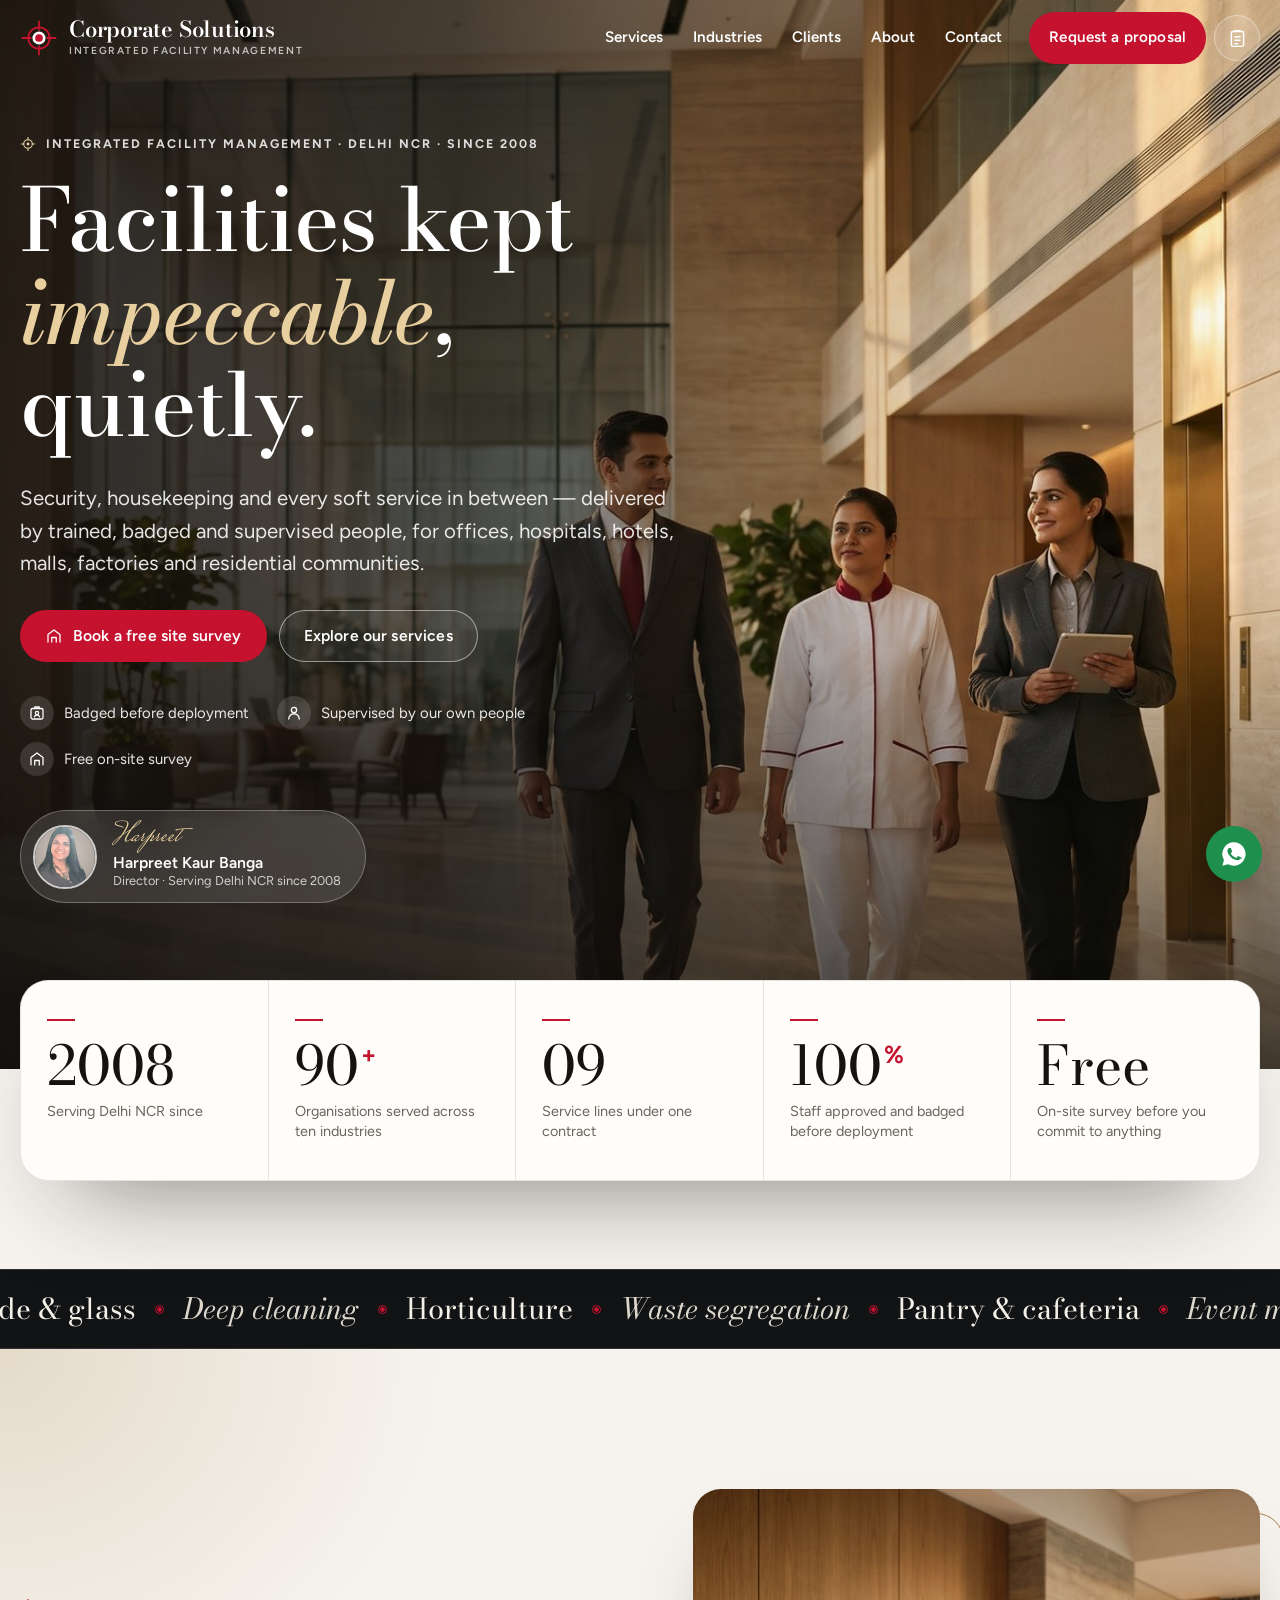
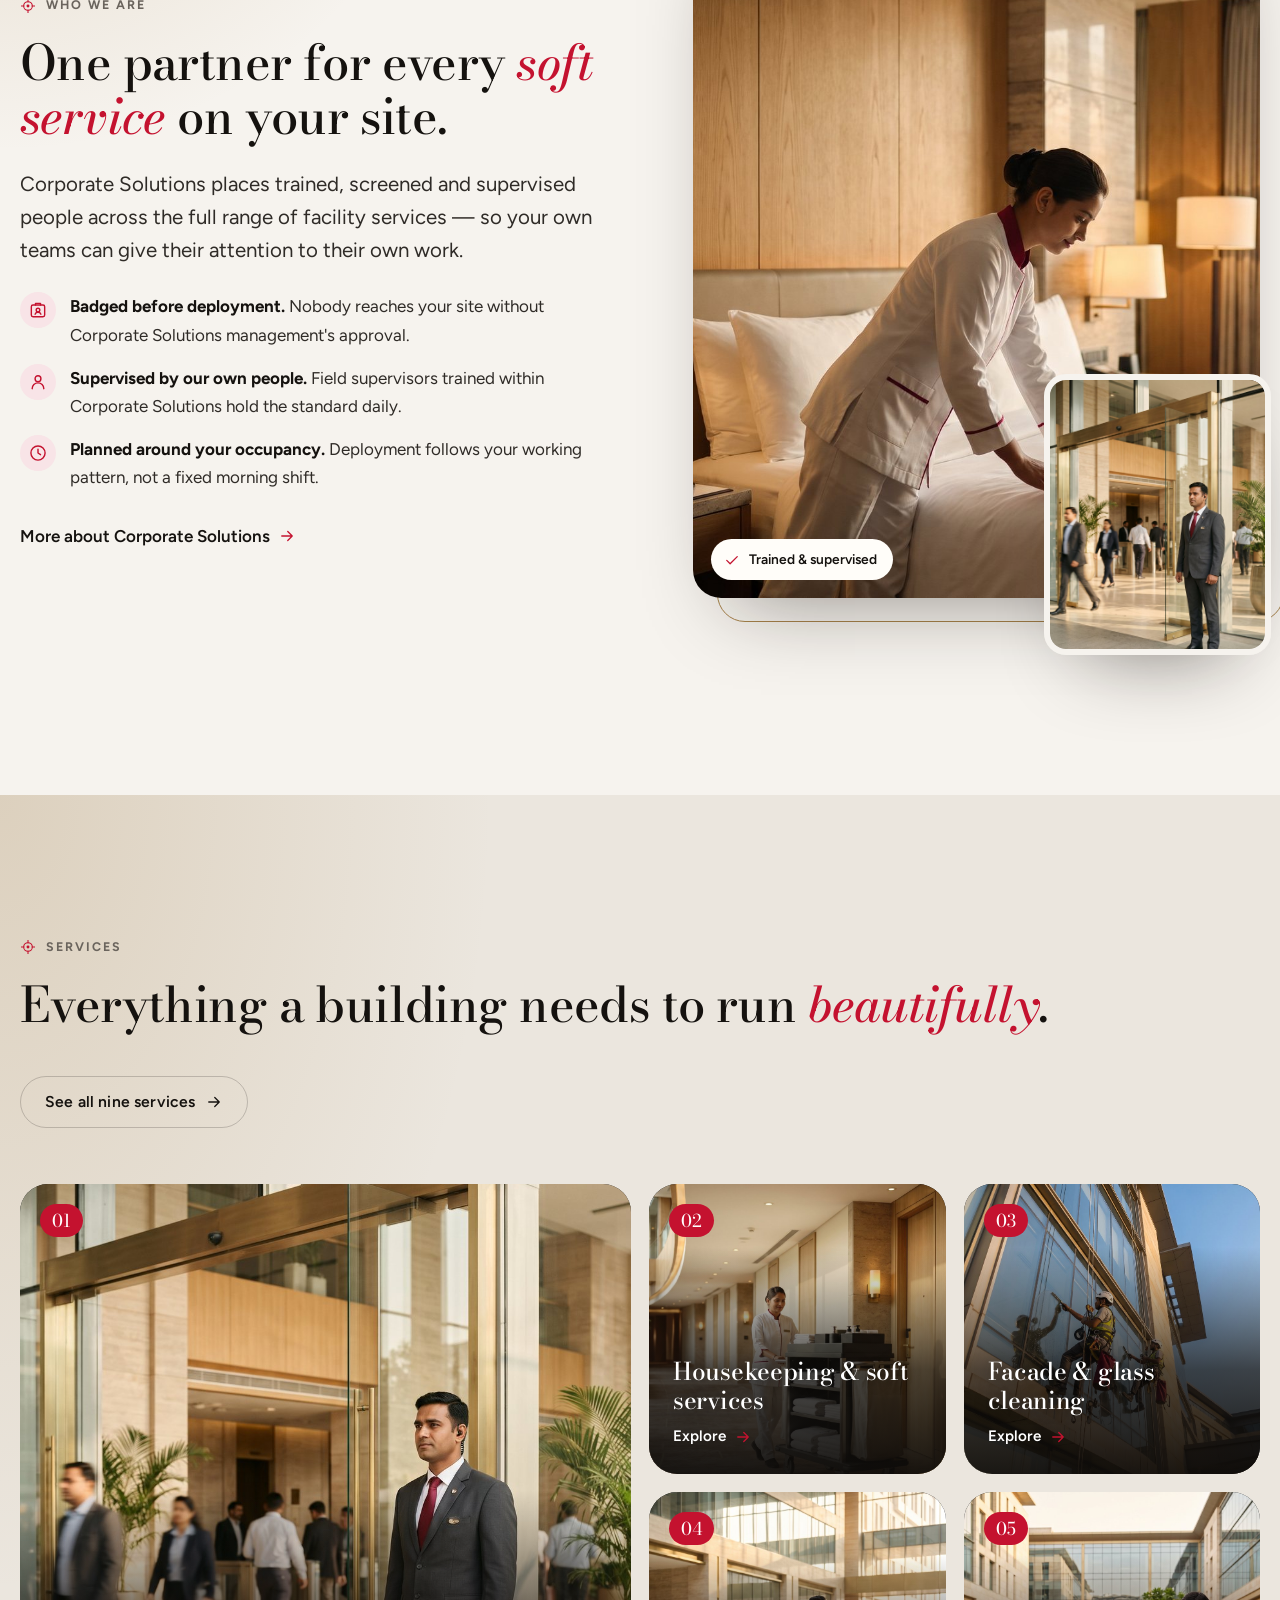
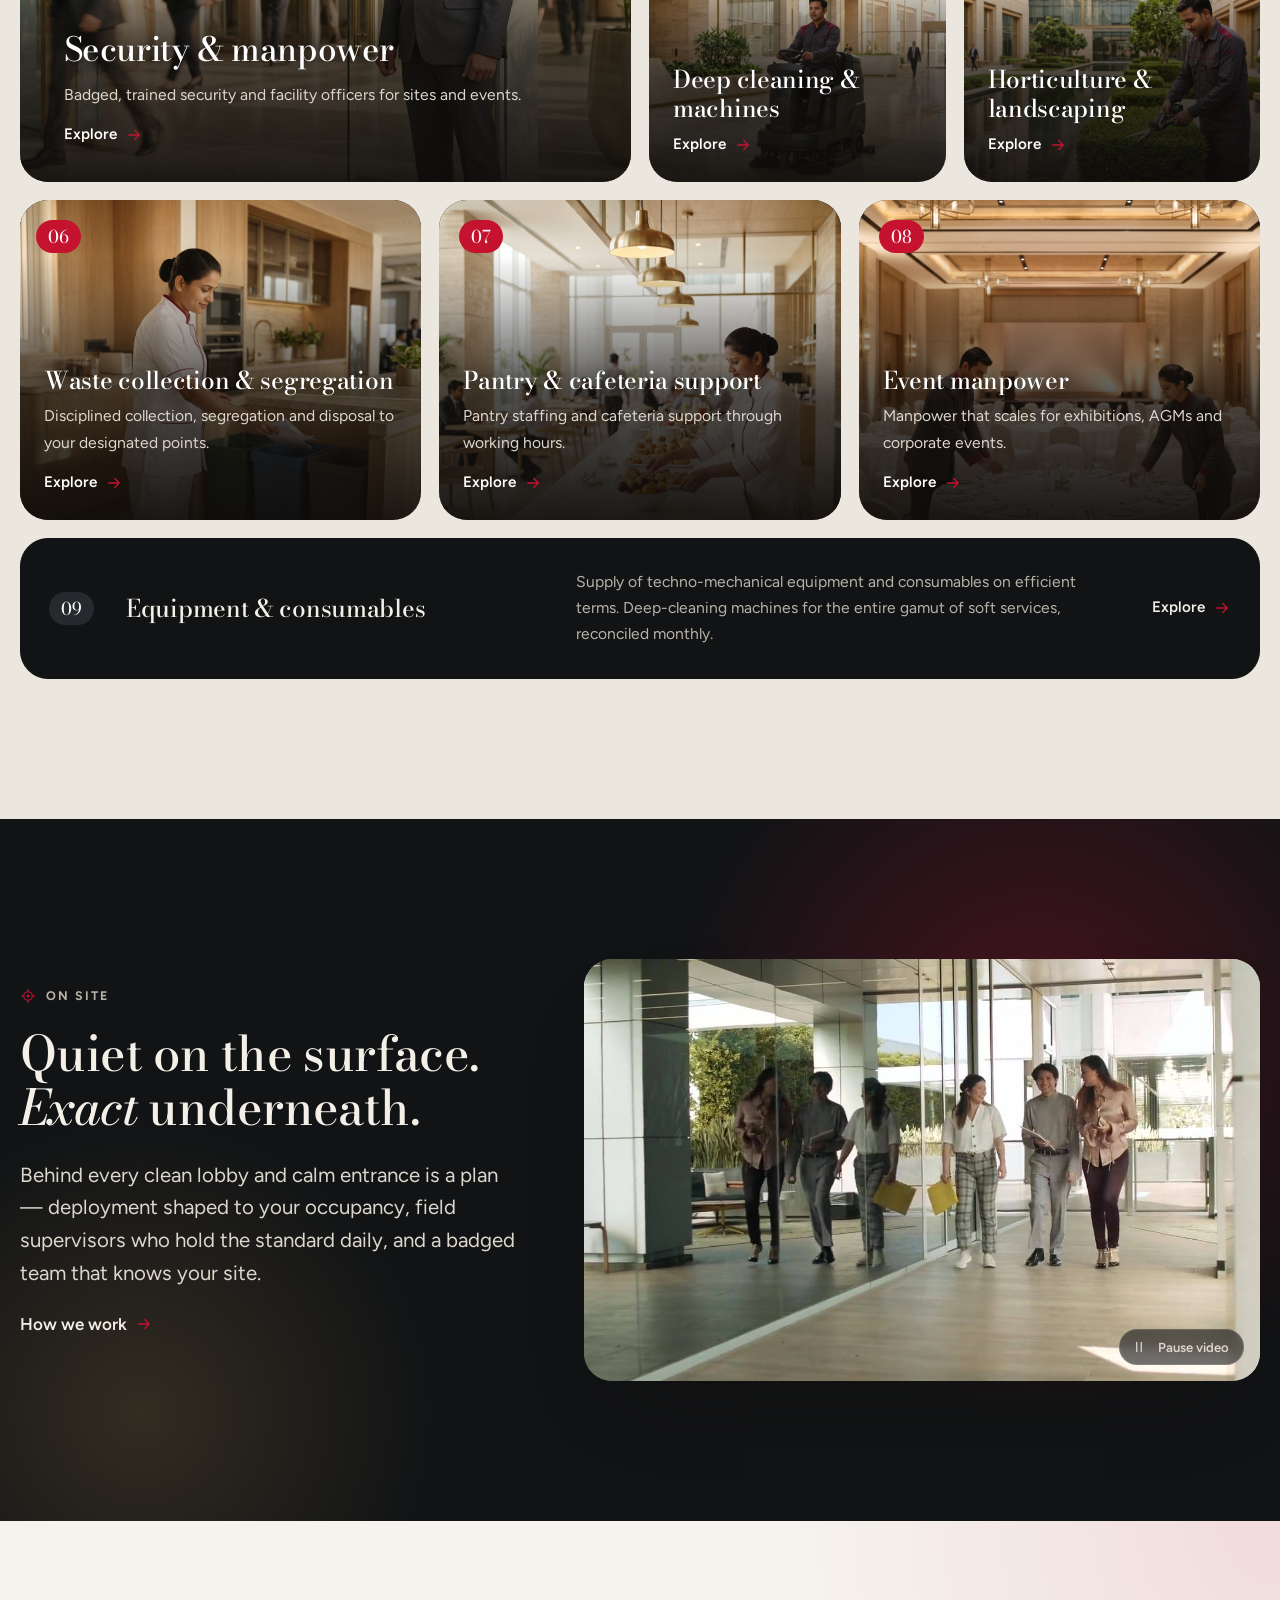
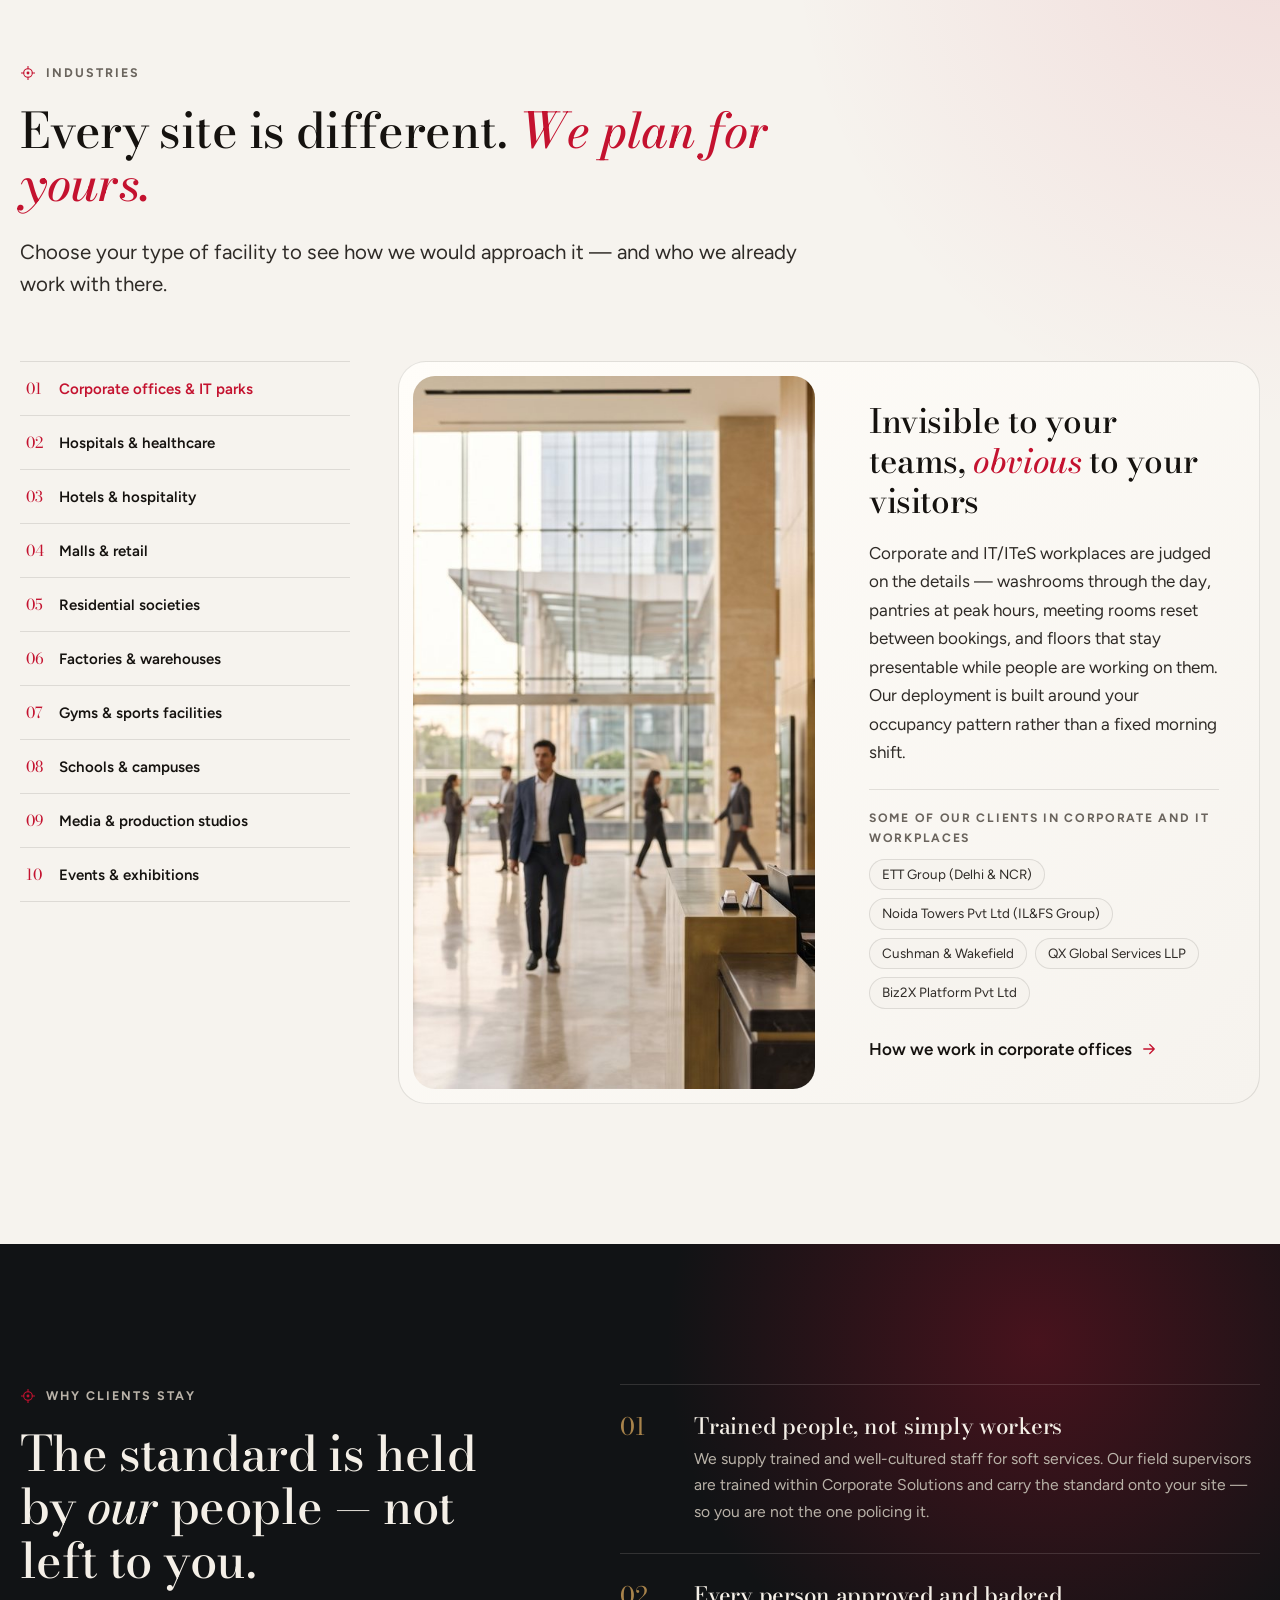
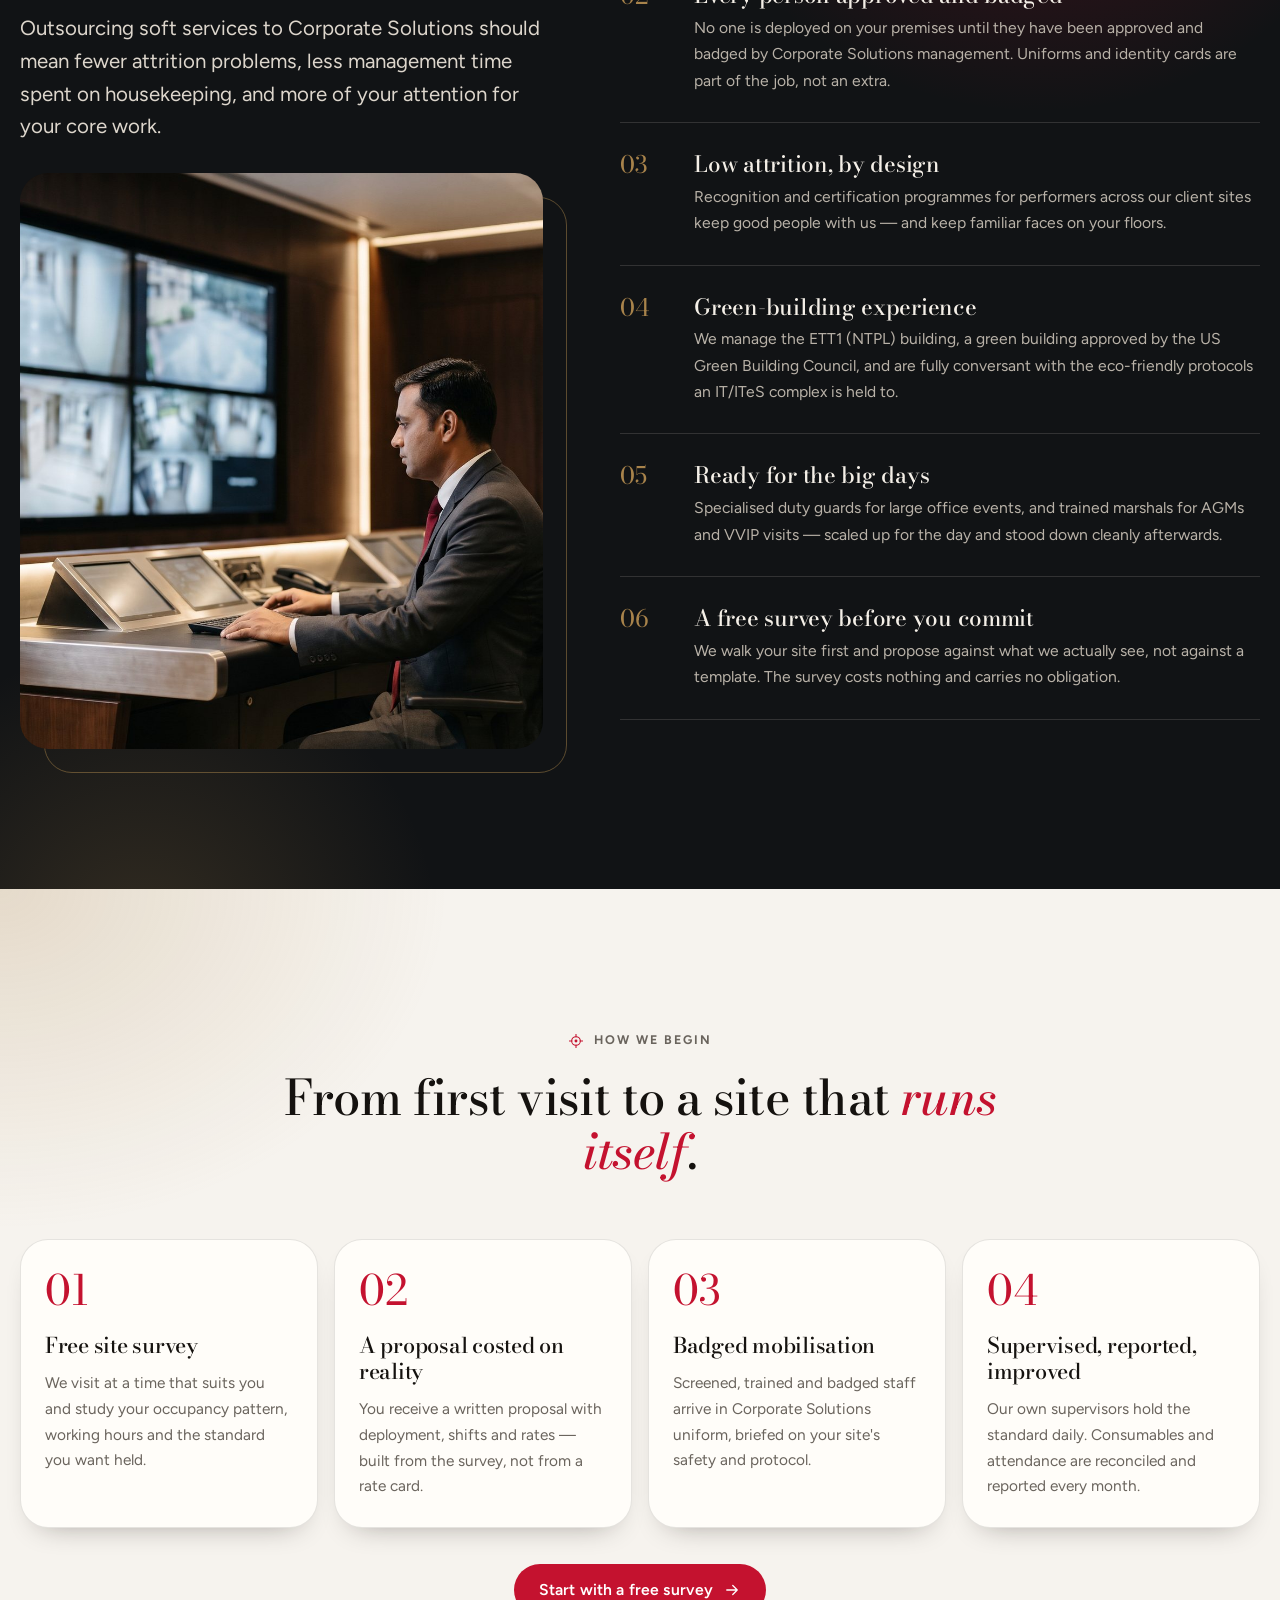
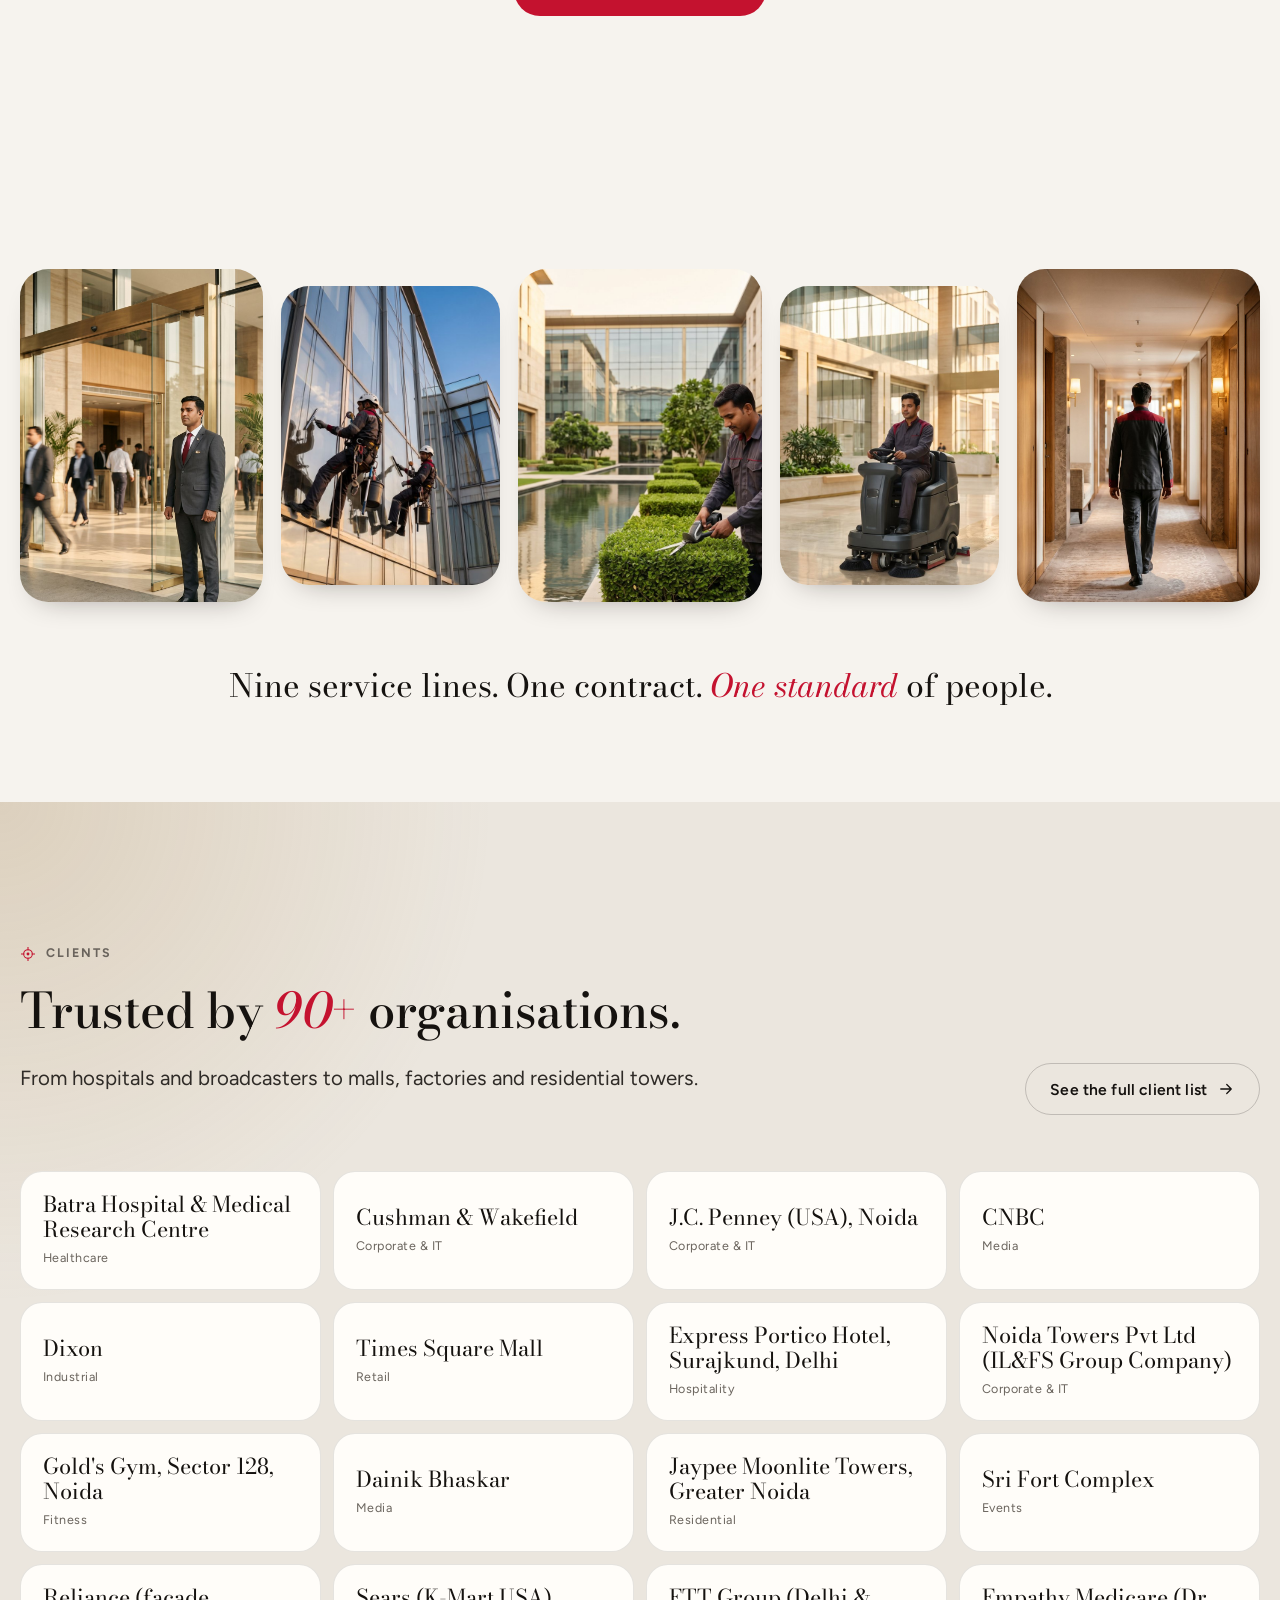
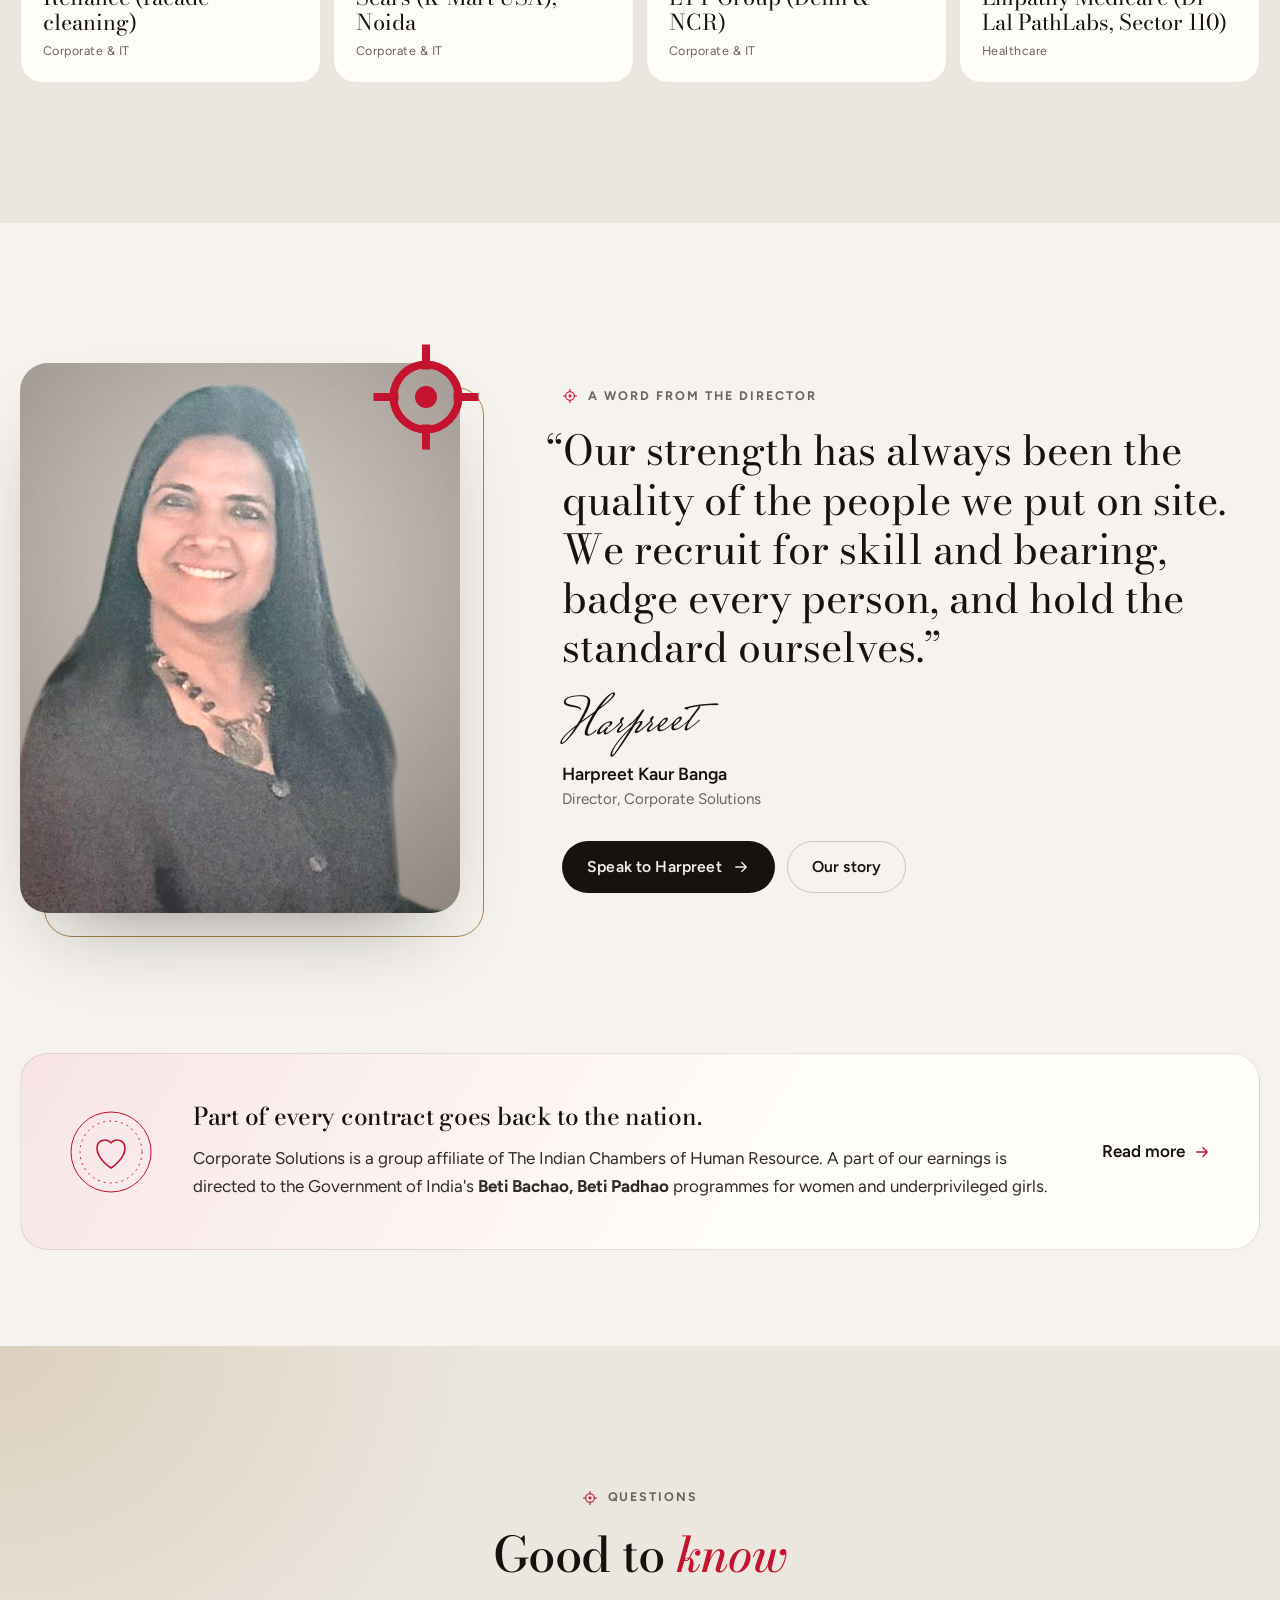
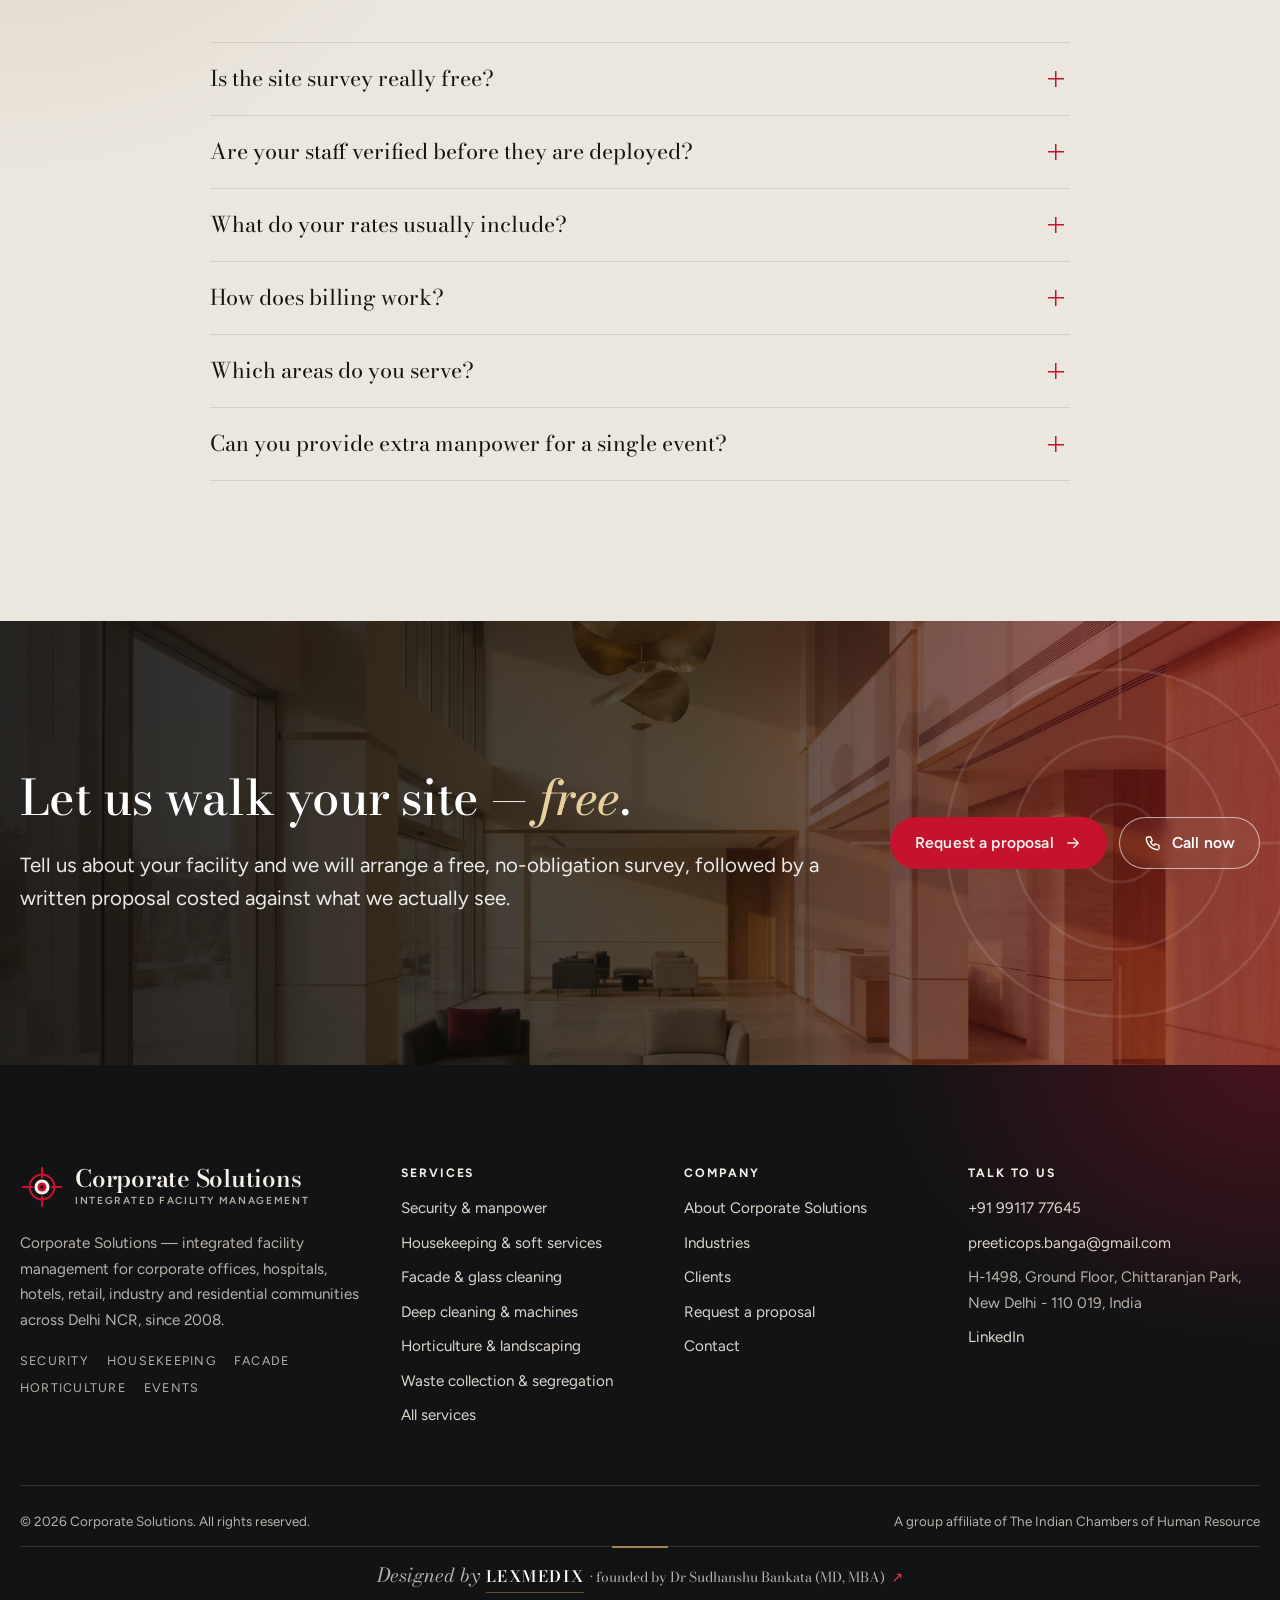
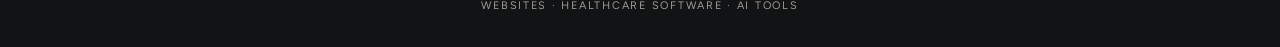
<file: index.html>
<!doctype html>
<html lang="en-IN" data-root="">
<head>
  <meta charset="utf-8">
  <meta name="viewport" content="width=device-width, initial-scale=1">
  <title>Corporate Solutions — Security, housekeeping &amp; integrated facility management in Delhi NCR</title>
  <meta name="description" content="Trained, badged and supervised security, housekeeping, facade cleaning, horticulture, pantry and event manpower for offices, hospitals, hotels, malls and residential communities across Delhi NCR — since 2008.">
  <meta name="theme-color" content="#f6f3ee">
  <meta property="og:type" content="website">
  <meta property="og:site_name" content="Corporate Solutions">
  <meta property="og:title" content="Corporate Solutions — Security, housekeeping &amp; integrated facility management in Delhi NCR">
  <meta property="og:description" content="Trained, badged and supervised security, housekeeping, facade cleaning, horticulture, pantry and event manpower for offices, hospitals, hotels, malls and residential communities across Delhi NCR — since 2008.">
  <meta property="og:image" content="https://harpreetbanga.in/assets/img/og-image.jpg?v=dccefe23">
  <meta property="og:url" content="https://harpreetbanga.in/">
  <meta property="og:locale" content="en_IN">
  <meta name="twitter:card" content="summary_large_image">
  <link rel="canonical" href="https://harpreetbanga.in/">
  <link rel="icon" type="image/svg+xml" href="assets/img/favicon.svg">
  <link rel="icon" type="image/png" href="assets/img/favicon.png">
  <link rel="apple-touch-icon" href="assets/img/apple-touch-icon.png">
  <link rel="preload" href="assets/fonts/bodoni-moda.woff2" as="font" type="font/woff2" crossorigin>
  <link rel="preload" href="assets/fonts/figtree.woff2" as="font" type="font/woff2" crossorigin>
  <link rel="preload" href="assets/fonts/signature.woff2" as="font" type="font/woff2" crossorigin>
  <link rel="stylesheet" href="assets/css/site.css?v=cd82e272">
  <link rel="preload" href="assets/img/x/hero.jpg" as="image">
  <script type="application/ld+json">{"@context": "https://schema.org", "@type": "LocalBusiness", "name": "Corporate Solutions", "url": "https://harpreetbanga.in/", "image": "https://harpreetbanga.in/assets/img/og-image.jpg?v=dccefe23", "telephone": "+91 99117 77645", "email": "preeticops.banga@gmail.com", "description": "Integrated facility management — security, housekeeping, facade cleaning, horticulture, pantry and event manpower — across Delhi NCR.", "foundingDate": "2008", "areaServed": "Delhi NCR", "address": {"@type": "PostalAddress", "streetAddress": "H-1498, Ground Floor, Chittaranjan Park", "addressLocality": "New Delhi", "postalCode": "110019", "addressCountry": "IN"}}</script>
</head>
<body class="home over-photo">
<a class="skip" href="#main">Skip to content</a>
<div class="progress" aria-hidden="true"></div>
<!-- HEADER (same on every page; generated once, now edit each page) -->
<header class="site-header">
  <div class="wrap bar">
    <a class="brand" href="./" aria-label="Corporate Solutions, home"><svg class="mark" viewBox="0 0 64 64" aria-hidden="true" focusable="false"><circle class="mk-r" cx="32" cy="32" r="18" fill="none" stroke-width="3"/><circle class="mk-i" cx="32" cy="32" r="11"/><circle class="mk-d" cx="32" cy="32" r="6.5"/><circle class="mk-c" cx="32" cy="32" r="2.6"/><path class="mk-r" d="M32 4v14M32 46v14M4 32h14M46 32h14" stroke-width="3" stroke-linecap="round"/></svg><span class="wm"><b>Corporate Solutions</b><small>Integrated facility management</small></span></a>
    <div class="tools">
      <nav class="nav" id="site-nav" aria-label="Main"><a href="services/">Services</a><a href="industries/">Industries</a><a href="clients/">Clients</a><a href="about/">About</a><a href="contact/">Contact</a><a class="btn btn-red" href="proposal/">Request a proposal</a></nav>
      <a class="icon-btn" href="proposal/" aria-label="Your proposal request"><svg class="i" viewBox="0 0 24 24" fill="none" stroke="currentColor" stroke-width="1.7" stroke-linecap="round" stroke-linejoin="round" aria-hidden="true"><rect x="5" y="4" width="14" height="17" rx="2"/><path d="M9 4V3h6v1M9 10h6M9 14h6M9 18h3"/></svg><span class="count" data-req-count data-n="0">0</span></a>
      <button class="icon-btn menu-btn" type="button" aria-expanded="false" aria-controls="site-nav"><svg class="" viewBox="0 0 24 24" fill="none" stroke="currentColor" stroke-width="2" stroke-linecap="round" stroke-linejoin="round" aria-hidden="true"><path d="M4 7h16M4 12h16M4 17h10"/></svg><span class="sr-only">Open menu</span></button>
    </div>
  </div>
</header>
<main id="main">
<!-- HERO (v3): full-bleed photograph, headline on the calm left side, the Director's card bottom right. -->
<section class="hero3">
  <div class="hero3-bg" aria-hidden="true"><img src="assets/img/x/hero.jpg" alt="" width="2000" height="1125" fetchpriority="high"></div>
  <div class="wrap hero3-grid">
    <div class="copy">
      <p class="kicker"><svg class="ret" viewBox="0 0 24 24" fill="none" stroke="currentColor" stroke-width="1.6" aria-hidden="true"><circle cx="12" cy="12" r="6.5"/><circle cx="12" cy="12" r="2.2" fill="currentColor" stroke="none"/><path d="M12 1.5v5M12 17.5v5M1.5 12h5M17.5 12h5"/></svg> Integrated facility management · Delhi NCR · Since 2008</p>
      <h1>Facilities kept <em>impeccable</em>, quietly.</h1>
      <p class="lede">Security, housekeeping and every soft service in between — delivered by trained, badged and supervised people, for offices, hospitals, hotels, malls, factories and residential communities.</p>
      <div class="cta-row"><a class="btn btn-red" href="proposal/"><svg class="i" viewBox="0 0 24 24" fill="none" stroke="currentColor" stroke-width="1.7" stroke-linecap="round" stroke-linejoin="round" aria-hidden="true"><path d="M4 20V10l8-6 8 6v10"/><path d="M9 20v-6h6v6"/></svg> Book a free site survey</a><a class="btn btn-line" href="services/">Explore our services</a></div>
      <ul class="trust"><li><svg class="i" viewBox="0 0 24 24" fill="none" stroke="currentColor" stroke-width="1.7" stroke-linecap="round" stroke-linejoin="round" aria-hidden="true"><rect x="4" y="6" width="16" height="14" rx="2"/><path d="M9 6V4h6v2"/><circle cx="12" cy="12" r="2.2"/><path d="M8.5 17c.6-1.5 2-2.3 3.5-2.3s2.9.8 3.5 2.3"/></svg>Badged before deployment</li><li><svg class="i" viewBox="0 0 24 24" fill="none" stroke="currentColor" stroke-width="1.7" stroke-linecap="round" stroke-linejoin="round" aria-hidden="true"><circle cx="12" cy="8" r="3.5"/><path d="M5 20c0-3.9 3.1-7 7-7s7 3.1 7 7"/></svg>Supervised by our own people</li><li><svg class="i" viewBox="0 0 24 24" fill="none" stroke="currentColor" stroke-width="1.7" stroke-linecap="round" stroke-linejoin="round" aria-hidden="true"><path d="M4 20V10l8-6 8 6v10"/><path d="M9 20v-6h6v6"/></svg>Free on-site survey</li></ul>
      <a class="dir-card" href="about/">
        <img src="assets/img/harpreet.jpg" alt="Harpreet Kaur Banga, Director, Corporate Solutions" width="720" height="900">
        <span><span class="sig-s" aria-hidden="true">Harpreet</span><b>Harpreet Kaur Banga</b><small>Director · Serving Delhi NCR since 2008</small></span>
      </a>
    </div>
  </div>
</section>

<section class="facts" aria-label="Corporate Solutions at a glance">
  <div class="wrap"><ul>
    <li><b>2008</b><span>Serving Delhi NCR since</span></li>
    <li><b>90<sup>+</sup></b><span>Organisations served across ten industries</span></li>
    <li><b>09</b><span>Service lines under one contract</span></li>
    <li><b>100<sup>%</sup></b><span>Staff approved and badged before deployment</span></li>
    <li><b>Free</b><span>On-site survey before you commit to anything</span></li>
  </ul></div>
</section>

<section class="lanes" aria-label="Our nine service lines">
  <ul><li>Security &amp; manpower</li><li>Housekeeping</li><li>Facade &amp; glass</li><li>Deep cleaning</li><li>Horticulture</li><li>Waste segregation</li><li>Pantry &amp; cafeteria</li><li>Event manpower</li><li>Equipment &amp; consumables</li></ul>
</section>

<section class="section tint-b">
  <div class="wrap split">
    <div class="rv">
      <p class="kicker"><svg class="ret" viewBox="0 0 24 24" fill="none" stroke="currentColor" stroke-width="1.6" aria-hidden="true"><circle cx="12" cy="12" r="6.5"/><circle cx="12" cy="12" r="2.2" fill="currentColor" stroke="none"/><path d="M12 1.5v5M12 17.5v5M1.5 12h5M17.5 12h5"/></svg> Who we are</p>
      <h2>One partner for every <em>soft service</em> on your site.</h2>
      <p class="lede">Corporate Solutions places trained, screened and supervised people across the full range of facility services — so your own teams can give their attention to their own work.</p>
      <ul class="ticks">
        <li><svg class="i" viewBox="0 0 24 24" fill="none" stroke="currentColor" stroke-width="1.7" stroke-linecap="round" stroke-linejoin="round" aria-hidden="true"><rect x="4" y="6" width="16" height="14" rx="2"/><path d="M9 6V4h6v2"/><circle cx="12" cy="12" r="2.2"/><path d="M8.5 17c.6-1.5 2-2.3 3.5-2.3s2.9.8 3.5 2.3"/></svg><span><b>Badged before deployment.</b> Nobody reaches your site without Corporate Solutions management's approval.</span></li>
        <li><svg class="i" viewBox="0 0 24 24" fill="none" stroke="currentColor" stroke-width="1.7" stroke-linecap="round" stroke-linejoin="round" aria-hidden="true"><circle cx="12" cy="8" r="3.5"/><path d="M5 20c0-3.9 3.1-7 7-7s7 3.1 7 7"/></svg><span><b>Supervised by our own people.</b> Field supervisors trained within Corporate Solutions hold the standard daily.</span></li>
        <li><svg class="i" viewBox="0 0 24 24" fill="none" stroke="currentColor" stroke-width="1.7" stroke-linecap="round" stroke-linejoin="round" aria-hidden="true"><circle cx="12" cy="12" r="8.5"/><path d="M12 7.5V12l3 2"/></svg><span><b>Planned around your occupancy.</b> Deployment follows your working pattern, not a fixed morning shift.</span></li>
      </ul>
      <a class="link-arrow" href="about/">More about Corporate Solutions <svg class="i" viewBox="0 0 24 24" fill="none" stroke="currentColor" stroke-width="1.7" stroke-linecap="round" stroke-linejoin="round" aria-hidden="true"><path d="M5 12h14M13 6l6 6-6 6"/></svg></a>
    </div>
    <div class="duo rv">
      <div class="frame"><span class="marks" aria-hidden="true"><i></i><i></i><i></i><i></i></span><img src="assets/img/x/housekeeper.jpg" alt="A uniformed housekeeper making up a hotel bed" width="1600" height="1067" loading="lazy"><span class="tag"><svg class="i" viewBox="0 0 24 24" fill="none" stroke="currentColor" stroke-width="1.7" stroke-linecap="round" stroke-linejoin="round" aria-hidden="true"><path d="M5 12.5l4.5 4.5L19 7.5"/></svg> Trained &amp; supervised</span></div>
      <div class="b"><img src="assets/img/x/guard.jpg" alt="" width="1000" height="1250" loading="lazy"></div>
    </div>
  </div>
</section>

<section class="section stone" id="services">
  <div class="wrap">
    <div class="head-row">
      <div class="head"><p class="kicker"><svg class="ret" viewBox="0 0 24 24" fill="none" stroke="currentColor" stroke-width="1.6" aria-hidden="true"><circle cx="12" cy="12" r="6.5"/><circle cx="12" cy="12" r="2.2" fill="currentColor" stroke="none"/><path d="M12 1.5v5M12 17.5v5M1.5 12h5M17.5 12h5"/></svg> Services</p><h2>Everything a building needs to run <em>beautifully</em>.</h2></div>
      <a class="btn btn-line" href="services/">See all nine services <svg class="i" viewBox="0 0 24 24" fill="none" stroke="currentColor" stroke-width="1.7" stroke-linecap="round" stroke-linejoin="round" aria-hidden="true"><path d="M5 12h14M13 6l6 6-6 6"/></svg></a>
    </div>
    <div class="svc-grid"><a class="svc tile t1 rv" href="services/#security">
      <div class="ph"><img src="assets/img/x/guard.jpg" alt="A uniformed security officer on duty at a busy public entrance" width="1000" height="1250" loading="lazy"><span class="num">01</span></div>
      <div class="bd"><h3>Security &amp; manpower</h3><p>Badged, trained security and facility officers for sites and events.</p><span class="link-arrow">Explore <svg class="i" viewBox="0 0 24 24" fill="none" stroke="currentColor" stroke-width="1.7" stroke-linecap="round" stroke-linejoin="round" aria-hidden="true"><path d="M5 12h14M13 6l6 6-6 6"/></svg></span></div>
    </a><a class="svc tile t2 rv" href="services/#housekeeping">
      <div class="ph"><img src="assets/img/svc/housekeeping.jpg" alt="A housekeeping trolley and vacuum in a long hotel corridor" width="1200" height="900" loading="lazy"><span class="num">02</span></div>
      <div class="bd"><h3>Housekeeping & soft services</h3><p>Trained, supervised housekeeping manpower maintaining your facility through working hours.</p><span class="link-arrow">Explore <svg class="i" viewBox="0 0 24 24" fill="none" stroke="currentColor" stroke-width="1.7" stroke-linecap="round" stroke-linejoin="round" aria-hidden="true"><path d="M5 12h14M13 6l6 6-6 6"/></svg></span></div>
    </a><a class="svc tile t3 rv" href="services/#facade">
      <div class="ph"><img src="assets/img/svc/facade.jpg" alt="Rope-access crew cleaning the glass facade of an office building" width="1200" height="900" loading="lazy"><span class="num">03</span></div>
      <div class="bd"><h3>Facade & glass cleaning</h3><p>External facade and glass cleaning by trained rope-access and gondola crews.</p><span class="link-arrow">Explore <svg class="i" viewBox="0 0 24 24" fill="none" stroke="currentColor" stroke-width="1.7" stroke-linecap="round" stroke-linejoin="round" aria-hidden="true"><path d="M5 12h14M13 6l6 6-6 6"/></svg></span></div>
    </a><a class="svc tile t4 rv" href="services/#deepcleaning">
      <div class="ph"><img src="assets/img/svc/deepcleaning.jpg" alt="A ride-on floor scrubber cleaning a large hall" width="1200" height="900" loading="lazy"><span class="num">04</span></div>
      <div class="bd"><h3>Deep cleaning & machines</h3><p>Periodic mechanised deep cleaning with our own equipment.</p><span class="link-arrow">Explore <svg class="i" viewBox="0 0 24 24" fill="none" stroke="currentColor" stroke-width="1.7" stroke-linecap="round" stroke-linejoin="round" aria-hidden="true"><path d="M5 12h14M13 6l6 6-6 6"/></svg></span></div>
    </a><a class="svc tile t5 rv" href="services/#horticulture">
      <div class="ph"><img src="assets/img/svc/horticulture.jpg" alt="Gloved hands pruning a hedge with shears" width="1200" height="900" loading="lazy"><span class="num">05</span></div>
      <div class="bd"><h3>Horticulture & landscaping</h3><p>Upkeep of green areas, indoor plants and seasonal arrangements.</p><span class="link-arrow">Explore <svg class="i" viewBox="0 0 24 24" fill="none" stroke="currentColor" stroke-width="1.7" stroke-linecap="round" stroke-linejoin="round" aria-hidden="true"><path d="M5 12h14M13 6l6 6-6 6"/></svg></span></div>
    </a><a class="svc tile t6 rv" href="services/#waste">
      <div class="ph"><img src="assets/img/svc/waste.jpg" alt="Colour-coded segregation bins for paper, plastic and general waste" width="1200" height="900" loading="lazy"><span class="num">06</span></div>
      <div class="bd"><h3>Waste collection & segregation</h3><p>Disciplined collection, segregation and disposal to your designated points.</p><span class="link-arrow">Explore <svg class="i" viewBox="0 0 24 24" fill="none" stroke="currentColor" stroke-width="1.7" stroke-linecap="round" stroke-linejoin="round" aria-hidden="true"><path d="M5 12h14M13 6l6 6-6 6"/></svg></span></div>
    </a><a class="svc tile t7 rv" href="services/#pantry">
      <div class="ph"><img src="assets/img/svc/pantry.jpg" alt="A bright, well-kept office cafeteria" width="1200" height="900" loading="lazy"><span class="num">07</span></div>
      <div class="bd"><h3>Pantry & cafeteria support</h3><p>Pantry staffing and cafeteria support through working hours.</p><span class="link-arrow">Explore <svg class="i" viewBox="0 0 24 24" fill="none" stroke="currentColor" stroke-width="1.7" stroke-linecap="round" stroke-linejoin="round" aria-hidden="true"><path d="M5 12h14M13 6l6 6-6 6"/></svg></span></div>
    </a><a class="svc tile t8 rv" href="services/#events">
      <div class="ph"><img src="assets/img/svc/events.jpg" alt="A banquet hall set up for a corporate conference" width="1200" height="900" loading="lazy"><span class="num">08</span></div>
      <div class="bd"><h3>Event manpower</h3><p>Manpower that scales for exhibitions, AGMs and corporate events.</p><span class="link-arrow">Explore <svg class="i" viewBox="0 0 24 24" fill="none" stroke="currentColor" stroke-width="1.7" stroke-linecap="round" stroke-linejoin="round" aria-hidden="true"><path d="M5 12h14M13 6l6 6-6 6"/></svg></span></div>
    </a>
      <a class="svc wide rv" href="services/#equipment">
        <div class="bd"><span class="num">09</span><h3>Equipment & consumables</h3><p>Supply of techno-mechanical equipment and consumables on efficient terms. Deep-cleaning machines for the entire gamut of soft services, reconciled monthly.</p><span class="link-arrow">Explore <svg class="i" viewBox="0 0 24 24" fill="none" stroke="currentColor" stroke-width="1.7" stroke-linecap="round" stroke-linejoin="round" aria-hidden="true"><path d="M5 12h14M13 6l6 6-6 6"/></svg></span></div>
      </a>
    </div>
  </div>
</section>

<section class="section dark vband" id="onsite">
  <div class="wrap vband-grid">
    <div class="rv">
      <p class="kicker"><svg class="ret" viewBox="0 0 24 24" fill="none" stroke="currentColor" stroke-width="1.6" aria-hidden="true"><circle cx="12" cy="12" r="6.5"/><circle cx="12" cy="12" r="2.2" fill="currentColor" stroke="none"/><path d="M12 1.5v5M12 17.5v5M1.5 12h5M17.5 12h5"/></svg> On site</p>
      <h2>Quiet on the surface. <em>Exact</em> underneath.</h2>
      <p class="lede">Behind every clean lobby and calm entrance is a plan — deployment shaped to your occupancy, field supervisors who hold the standard daily, and a badged team that knows your site.</p>
      <p><a class="link-arrow" href="about/">How we work <svg class="i" viewBox="0 0 24 24" fill="none" stroke="currentColor" stroke-width="1.7" stroke-linecap="round" stroke-linejoin="round" aria-hidden="true"><path d="M5 12h14M13 6l6 6-6 6"/></svg></a></p>
    </div>
    <div class="vframe rv">
      <img class="poster" src="assets/video/hero-poster.jpg" alt="" width="1280" height="720" loading="lazy">
      <video muted loop playsinline preload="none" poster="assets/video/hero-poster.jpg" aria-hidden="true" data-src="assets/video/hero.mp4"></video>
      <button class="vid-btn" type="button" data-vid aria-pressed="false"><svg class="i" viewBox="0 0 24 24" fill="none" stroke="currentColor" stroke-width="1.7" stroke-linecap="round" stroke-linejoin="round" aria-hidden="true"><path d="M9 6v12M15 6v12"/></svg><span>Pause video</span></button>
    </div>
  </div>
</section>

<section class="section tint-r" id="industries">
  <div class="wrap">
    <div class="head"><p class="kicker"><svg class="ret" viewBox="0 0 24 24" fill="none" stroke="currentColor" stroke-width="1.6" aria-hidden="true"><circle cx="12" cy="12" r="6.5"/><circle cx="12" cy="12" r="2.2" fill="currentColor" stroke="none"/><path d="M12 1.5v5M12 17.5v5M1.5 12h5M17.5 12h5"/></svg> Industries</p><h2>Every site is different. <em>We plan for yours.</em></h2><p class="lede">Choose your type of facility to see how we would approach it — and who we already work with there.</p></div>
    <div class="ind">
      <div class="ind-tabs" role="tablist" aria-label="Industries"><button class="ind-tab" type="button" role="tab" id="t-corporate" aria-controls="p-corporate" aria-selected="true"><span class="n">01</span>Corporate offices & IT parks</button><button class="ind-tab" type="button" role="tab" id="t-hospital" aria-controls="p-hospital" aria-selected="false"><span class="n">02</span>Hospitals & healthcare</button><button class="ind-tab" type="button" role="tab" id="t-hotel" aria-controls="p-hotel" aria-selected="false"><span class="n">03</span>Hotels & hospitality</button><button class="ind-tab" type="button" role="tab" id="t-mall" aria-controls="p-mall" aria-selected="false"><span class="n">04</span>Malls & retail</button><button class="ind-tab" type="button" role="tab" id="t-society" aria-controls="p-society" aria-selected="false"><span class="n">05</span>Residential societies</button><button class="ind-tab" type="button" role="tab" id="t-industrial" aria-controls="p-industrial" aria-selected="false"><span class="n">06</span>Factories & warehouses</button><button class="ind-tab" type="button" role="tab" id="t-fitness" aria-controls="p-fitness" aria-selected="false"><span class="n">07</span>Gyms & sports facilities</button><button class="ind-tab" type="button" role="tab" id="t-education" aria-controls="p-education" aria-selected="false"><span class="n">08</span>Schools & campuses</button><button class="ind-tab" type="button" role="tab" id="t-media" aria-controls="p-media" aria-selected="false"><span class="n">09</span>Media & production studios</button><button class="ind-tab" type="button" role="tab" id="t-events" aria-controls="p-events" aria-selected="false"><span class="n">10</span>Events & exhibitions</button></div>
      <div><div class="ind-panel" role="tabpanel" id="p-corporate" aria-labelledby="t-corporate">
        <div class="ph"><img src="assets/img/sec/corporate.jpg" alt="A marble reception lobby in a modern office tower" width="1400" height="933" loading="lazy"></div>
        <div class="bd"><h3>Invisible to your teams, <em>obvious</em> to your visitors</h3><p>Corporate and IT/ITeS workplaces are judged on the details — washrooms through the day, pantries at peak hours, meeting rooms reset between bookings, and floors that stay presentable while people are working on them. Our deployment is built around your occupancy pattern rather than a fixed morning shift.</p>
          <div class="refs"><small>Some of our clients in corporate and IT workplaces</small><ul class="chips"><li>ETT Group (Delhi &amp; NCR)</li><li>Noida Towers Pvt Ltd (IL&amp;FS Group)</li><li>Cushman &amp; Wakefield</li><li>QX Global Services LLP</li><li>Biz2X Platform Pvt Ltd</li></ul></div>
          <a class="link-arrow" href="industries/#corporate">How we work in corporate offices <svg class="i" viewBox="0 0 24 24" fill="none" stroke="currentColor" stroke-width="1.7" stroke-linecap="round" stroke-linejoin="round" aria-hidden="true"><path d="M5 12h14M13 6l6 6-6 6"/></svg></a></div>
      </div><div class="ind-panel" role="tabpanel" id="p-hospital" aria-labelledby="t-hospital" hidden>
        <div class="ph"><img src="assets/img/sec/hospital.jpg" alt="A clean, bright hospital corridor with waiting benches" width="1400" height="933" loading="lazy"></div>
        <div class="bd"><h3>Housekeeping that sits inside your <em>infection control</em></h3><p>In a healthcare setting, housekeeping sits inside your infection-control posture. We deploy colour-coded cleaning to prevent cross-contamination between zones, maintain documented frequency schedules for high-touch surfaces, keep housekeeping staff briefed on segregation discipline at biomedical waste collection points, and hold round-the-clock cover so that OT, ICU and patient areas are never left uncovered between shifts.</p>
          <div class="refs"><small>Some of our clients in healthcare</small><ul class="chips"><li>Batra Hospital &amp; Medical Research Centre</li><li>Yatharath Hospital, Greater Noida</li><li>J.S. Hospitals, Noida</li><li>Empathy Medicare (Dr Lal PathLabs, Sector 110)</li><li>Dr Tetoria&#x27;s Clinic</li></ul></div>
          <a class="link-arrow" href="industries/#hospital">How we work in healthcare <svg class="i" viewBox="0 0 24 24" fill="none" stroke="currentColor" stroke-width="1.7" stroke-linecap="round" stroke-linejoin="round" aria-hidden="true"><path d="M5 12h14M13 6l6 6-6 6"/></svg></a></div>
      </div><div class="ind-panel" role="tabpanel" id="p-hotel" aria-labelledby="t-hotel" hidden>
        <div class="ph"><img src="assets/img/sec/hotel.jpg" alt="A modern hotel lobby with designer furniture" width="1400" height="933" loading="lazy"></div>
        <div class="bd"><h3>Every member of the team is <em>guest-facing</em></h3><p>In hospitality, housekeeping is guest-facing by definition. We select for grooming, bearing and conduct as carefully as for skill, hold public areas to a continuous standard rather than a scheduled one, and keep a rapid-response presence through peak arrival and banquet hours.</p>
          <div class="refs"><small>Some of our clients in hospitality</small><ul class="chips"><li>Express Portico Hotel, Surajkund, Delhi</li><li>Divine Hotels Pvt Ltd, Dwarka, Delhi</li><li>Siesta Restaurants &amp; Catering Services Pvt Ltd</li><li>Hampton</li></ul></div>
          <a class="link-arrow" href="industries/#hotel">How we work in hotels <svg class="i" viewBox="0 0 24 24" fill="none" stroke="currentColor" stroke-width="1.7" stroke-linecap="round" stroke-linejoin="round" aria-hidden="true"><path d="M5 12h14M13 6l6 6-6 6"/></svg></a></div>
      </div><div class="ind-panel" role="tabpanel" id="p-mall" aria-labelledby="t-mall" hidden>
        <div class="ph"><img src="assets/img/sec/mall.jpg" alt="A multi-level shopping mall atrium with escalators" width="1400" height="933" loading="lazy"></div>
        <div class="bd"><h3>Floors and washrooms that hold up at <em>peak footfall</em></h3><p>High-footfall retail exposes housekeeping quickly. We plan headcount against your actual footfall curve rather than a flat roster, run continuous floor care and washroom turnaround through peak hours, and keep entrance glass and facade frontage presentable as a standing task rather than a periodic one.</p>
          <div class="refs"><small>Some of our clients in retail</small><ul class="chips"><li>Times Square Mall</li><li>R R Trends Pvt Ltd</li><li>Frequent Bakes</li><li>Lens &amp; Groove Pvt Ltd</li></ul></div>
          <a class="link-arrow" href="industries/#mall">How we work in malls <svg class="i" viewBox="0 0 24 24" fill="none" stroke="currentColor" stroke-width="1.7" stroke-linecap="round" stroke-linejoin="round" aria-hidden="true"><path d="M5 12h14M13 6l6 6-6 6"/></svg></a></div>
      </div><div class="ind-panel" role="tabpanel" id="p-society" aria-labelledby="t-society" hidden>
        <div class="ph"><img src="assets/img/sec/society.jpg" alt="A residential complex with landscaped gardens and a pool" width="1400" height="933" loading="lazy"></div>
        <div class="bd"><h3>Consistency residents <em>notice</em></h3><p>In a residential community the housekeeping team interacts with residents daily, so conduct and consistency matter as much as the work itself. We cover common areas, lobbies, staircases, lifts and basements on a fixed published schedule, maintain landscaped and green areas, and run disciplined waste segregation and collection to your designated points.</p>
          <div class="refs"><small>Some of our clients in residential communities</small><ul class="chips"><li>Antriksh Apartments, Indirapuram</li><li>Shipra Suncity, Ghaziabad</li><li>Pan Oasis</li><li>Regalia Heights</li><li>Windsor Park</li></ul></div>
          <a class="link-arrow" href="industries/#society">How we work in residential societies <svg class="i" viewBox="0 0 24 24" fill="none" stroke="currentColor" stroke-width="1.7" stroke-linecap="round" stroke-linejoin="round" aria-hidden="true"><path d="M5 12h14M13 6l6 6-6 6"/></svg></a></div>
      </div><div class="ind-panel" role="tabpanel" id="p-industrial" aria-labelledby="t-industrial" hidden>
        <div class="ph"><img src="assets/img/sec/industrial.jpg" alt="A bright, organised factory floor" width="1400" height="933" loading="lazy"></div>
        <div class="bd"><h3>Working alongside production, <em>never</em> around it</h3><p>On an industrial site, housekeeping runs alongside production and has to respect it. We work to shop-floor and 5S discipline, plan cleaning cycles around your shift changeovers, and brief staff on site safety requirements and restricted-area protocol before deployment.</p>
          <div class="refs"><small>Some of our clients in manufacturing and industrial facilities</small><ul class="chips"><li>Dixon</li><li>Sunlord Industries</li><li>Biodeal Pharmaceuticals Ltd</li><li>Incraft Exporters Pvt Ltd</li><li>Fortune Marketing Pvt Ltd / Tecniqua India Pvt Ltd</li></ul></div>
          <a class="link-arrow" href="industries/#industrial">How we work in factories <svg class="i" viewBox="0 0 24 24" fill="none" stroke="currentColor" stroke-width="1.7" stroke-linecap="round" stroke-linejoin="round" aria-hidden="true"><path d="M5 12h14M13 6l6 6-6 6"/></svg></a></div>
      </div><div class="ind-panel" role="tabpanel" id="p-fitness" aria-labelledby="t-fitness" hidden>
        <div class="ph"><img src="assets/img/sec/fitness.jpg" alt="A modern gym with treadmills by large windows" width="1400" height="933" loading="lazy"></div>
        <div class="bd"><h3>What members notice <em>first</em></h3><p>Members judge a fitness facility on its changing rooms and its equipment. We run equipment sanitisation on a timed cycle through operating hours, hold showers, wet areas and changing rooms to a continuous standard, and keep a visible housekeeping presence through your peak morning and evening slots.</p>
          <div class="refs"><small>Some of our clients in fitness and sports facilities</small><ul class="chips"><li>Gold&#x27;s Gym, Sector 128, Noida</li><li>Fit Cube Gym, Sector 104</li><li>MOF Gym (Ministry of Fitness), 3 branches, Noida</li><li>SVP Fitness Pvt Ltd</li><li>Climb City Rock Climbing</li></ul></div>
          <a class="link-arrow" href="industries/#fitness">How we work in gyms <svg class="i" viewBox="0 0 24 24" fill="none" stroke="currentColor" stroke-width="1.7" stroke-linecap="round" stroke-linejoin="round" aria-hidden="true"><path d="M5 12h14M13 6l6 6-6 6"/></svg></a></div>
      </div><div class="ind-panel" role="tabpanel" id="p-education" aria-labelledby="t-education" hidden>
        <div class="ph"><img src="assets/img/sec/education.jpg" alt="A college campus building across a lawn" width="1400" height="933" loading="lazy"></div>
        <div class="bd"><h3>Fitted around the <em>timetable</em></h3><p>On a campus, housekeeping has to fit around teaching hours rather than interrupt them. We schedule classroom and washroom cycles against your timetable, hold common areas and assembly spaces to a continuous standard, and use vacation periods for deep-cleaning and restorative work.</p>
          <div class="refs"><small>Some of our clients in education</small><ul class="chips"><li>NDIM (New Delhi Institute of Management)</li><li>Institute of Driving and Traffic Research (IDTR Group)</li></ul></div>
          <a class="link-arrow" href="industries/#education">How we work in schools <svg class="i" viewBox="0 0 24 24" fill="none" stroke="currentColor" stroke-width="1.7" stroke-linecap="round" stroke-linejoin="round" aria-hidden="true"><path d="M5 12h14M13 6l6 6-6 6"/></svg></a></div>
      </div><div class="ind-panel" role="tabpanel" id="p-media" aria-labelledby="t-media" hidden>
        <div class="ph"><img src="assets/img/sec/media.jpg" alt="A broadcast studio set with cameras and lights" width="1400" height="933" loading="lazy"></div>
        <div class="bd"><h3>Working to the studio's <em>clock</em></h3><p>A broadcast and production environment runs to its own clock. We work around live floors and shooting schedules, keep studios, green rooms and edit suites presentable between takes, and hold additional manpower ready for shoot days and outside broadcasts.</p>
          <div class="refs"><small>Some of our clients in media and production</small><ul class="chips"><li>IBN 7</li><li>CNBC</li><li>Dainik Bhaskar</li><li>APN News Channel</li><li>ARRI Film Productions Pvt Ltd</li></ul></div>
          <a class="link-arrow" href="industries/#media">How we work in media <svg class="i" viewBox="0 0 24 24" fill="none" stroke="currentColor" stroke-width="1.7" stroke-linecap="round" stroke-linejoin="round" aria-hidden="true"><path d="M5 12h14M13 6l6 6-6 6"/></svg></a></div>
      </div><div class="ind-panel" role="tabpanel" id="p-events" aria-labelledby="t-events" hidden>
        <div class="ph"><img src="assets/img/sec/events.jpg" alt="A packed conference hall" width="1400" height="933" loading="lazy"></div>
        <div class="bd"><h3>Manpower that scales up — and <em>stands down</em> cleanly</h3><p>Events demand manpower that scales sharply for a few days and then stands down cleanly. We supply trained ushers, marshals and housekeeping crews for exhibitions, AGMs and VVIP visits, with supervision on site for the full build-up, show and breakdown cycle.</p>
          <div class="refs"><small>Some of our clients in events and exhibitions</small><ul class="chips"><li>Zak Trade Fair &amp; Exhibitions Pvt Ltd</li><li>Team Events &amp; Productions Ltd</li><li>Shree Events &amp; Productions Pvt Ltd</li><li>United Exim Expo Pvt Ltd</li><li>Razac Expo</li></ul></div>
          <a class="link-arrow" href="industries/#events">How we work in events <svg class="i" viewBox="0 0 24 24" fill="none" stroke="currentColor" stroke-width="1.7" stroke-linecap="round" stroke-linejoin="round" aria-hidden="true"><path d="M5 12h14M13 6l6 6-6 6"/></svg></a></div>
      </div></div>
    </div>
  </div>
</section>

<section class="section dark">
  <div class="wrap why">
    <div class="sticky">
      <p class="kicker"><svg class="ret" viewBox="0 0 24 24" fill="none" stroke="currentColor" stroke-width="1.6" aria-hidden="true"><circle cx="12" cy="12" r="6.5"/><circle cx="12" cy="12" r="2.2" fill="currentColor" stroke="none"/><path d="M12 1.5v5M12 17.5v5M1.5 12h5M17.5 12h5"/></svg> Why clients stay</p>
      <h2>The standard is held by <em>our</em> people — not left to you.</h2>
      <p class="lede">Outsourcing soft services to Corporate Solutions should mean fewer attrition problems, less management time spent on housekeeping, and more of your attention for your core work.</p>
      <div class="frame"><span class="marks" aria-hidden="true"><i></i><i></i><i></i><i></i></span><img src="assets/img/x/control-room.jpg" alt="A security officer monitoring a wall of CCTV screens" width="1600" height="1067" loading="lazy"></div>
    </div>
    <ol><li><h3>Trained people, not simply workers</h3><p>We supply trained and well-cultured staff for soft services. Our field supervisors are trained within Corporate Solutions and carry the standard onto your site — so you are not the one policing it.</p></li><li><h3>Every person approved and badged</h3><p>No one is deployed on your premises until they have been approved and badged by Corporate Solutions management. Uniforms and identity cards are part of the job, not an extra.</p></li><li><h3>Low attrition, by design</h3><p>Recognition and certification programmes for performers across our client sites keep good people with us — and keep familiar faces on your floors.</p></li><li><h3>Green-building experience</h3><p>We manage the ETT1 (NTPL) building, a green building approved by the US Green Building Council, and are fully conversant with the eco-friendly protocols an IT/ITeS complex is held to.</p></li><li><h3>Ready for the big days</h3><p>Specialised duty guards for large office events, and trained marshals for AGMs and VVIP visits — scaled up for the day and stood down cleanly afterwards.</p></li><li><h3>A free survey before you commit</h3><p>We walk your site first and propose against what we actually see, not against a template. The survey costs nothing and carries no obligation.</p></li></ol>
  </div>
</section>

<section class="section tint-b">
  <div class="wrap">
    <div class="head center"><p class="kicker"><svg class="ret" viewBox="0 0 24 24" fill="none" stroke="currentColor" stroke-width="1.6" aria-hidden="true"><circle cx="12" cy="12" r="6.5"/><circle cx="12" cy="12" r="2.2" fill="currentColor" stroke="none"/><path d="M12 1.5v5M12 17.5v5M1.5 12h5M17.5 12h5"/></svg> How we begin</p><h2>From first visit to a site that <em>runs itself</em>.</h2></div>
    <ol class="steps"><li><h3>Free site survey</h3><p>We visit at a time that suits you and study your occupancy pattern, working hours and the standard you want held.</p></li><li><h3>A proposal costed on reality</h3><p>You receive a written proposal with deployment, shifts and rates — built from the survey, not from a rate card.</p></li><li><h3>Badged mobilisation</h3><p>Screened, trained and badged staff arrive in Corporate Solutions uniform, briefed on your site&#x27;s safety and protocol.</p></li><li><h3>Supervised, reported, improved</h3><p>Our own supervisors hold the standard daily. Consumables and attendance are reconciled and reported every month.</p></li></ol>
    <p class="center" style="margin-top:36px"><a class="btn btn-red" href="proposal/">Start with a free survey <svg class="i" viewBox="0 0 24 24" fill="none" stroke="currentColor" stroke-width="1.7" stroke-linecap="round" stroke-linejoin="round" aria-hidden="true"><path d="M5 12h14M13 6l6 6-6 6"/></svg></a></p>
  </div>
</section>

<section class="section tight" aria-label="Corporate Solutions at work">
  <div class="wrap">
    <ul class="prow">
      <li class="p1 rv"><img src="assets/img/x/guard.jpg" alt="A security officer on duty at a busy public entrance" width="1000" height="1250" loading="lazy"></li>
      <li class="p2 rv"><img src="assets/img/x/crew.jpg" alt="Rope-access crew cleaning the glass facade of an office building" width="800" height="800" loading="lazy"></li>
      <li class="p3 rv"><img src="assets/img/svc/horticulture.jpg" alt="Gloved hands pruning a hedge with shears" width="1200" height="900" loading="lazy"></li>
      <li class="p4 rv"><img src="assets/img/svc/deepcleaning.jpg" alt="A ride-on floor scrubber cleaning a large hall" width="1200" height="900" loading="lazy"></li>
      <li class="p5 rv"><img src="assets/img/x/corridor.jpg" alt="A staff member walking down a warmly lit hotel corridor" width="1000" height="1250" loading="lazy"></li>
    </ul>
    <p class="photo-cap rv">Nine service lines. One contract. <em>One standard</em> of people.</p>
  </div>
</section>

<section class="section stone">
  <div class="wrap">
    <div class="head-row">
      <div class="head"><p class="kicker"><svg class="ret" viewBox="0 0 24 24" fill="none" stroke="currentColor" stroke-width="1.6" aria-hidden="true"><circle cx="12" cy="12" r="6.5"/><circle cx="12" cy="12" r="2.2" fill="currentColor" stroke="none"/><path d="M12 1.5v5M12 17.5v5M1.5 12h5M17.5 12h5"/></svg> Clients</p><h2>Trusted by <em>90+</em> organisations.</h2><p class="lede">From hospitals and broadcasters to malls, factories and residential towers.</p></div>
      <a class="btn btn-line" href="clients/">See the full client list <svg class="i" viewBox="0 0 24 24" fill="none" stroke="currentColor" stroke-width="1.7" stroke-linecap="round" stroke-linejoin="round" aria-hidden="true"><path d="M5 12h14M13 6l6 6-6 6"/></svg></a>
    </div>
    <ul class="wall"><li><b>Batra Hospital &amp; Medical Research Centre</b><small>Healthcare</small></li><li><b>Cushman &amp; Wakefield</b><small>Corporate & IT</small></li><li><b>J.C. Penney (USA), Noida</b><small>Corporate & IT</small></li><li><b>CNBC</b><small>Media</small></li><li><b>Dixon</b><small>Industrial</small></li><li><b>Times Square Mall</b><small>Retail</small></li><li><b>Express Portico Hotel, Surajkund, Delhi</b><small>Hospitality</small></li><li><b>Noida Towers Pvt Ltd (IL&amp;FS Group Company)</b><small>Corporate & IT</small></li><li><b>Gold&#x27;s Gym, Sector 128, Noida</b><small>Fitness</small></li><li><b>Dainik Bhaskar</b><small>Media</small></li><li><b>Jaypee Moonlite Towers, Greater Noida</b><small>Residential</small></li><li><b>Sri Fort Complex</b><small>Events</small></li><li><b>Reliance (facade cleaning)</b><small>Corporate & IT</small></li><li><b>Sears (K-Mart USA), Noida</b><small>Corporate & IT</small></li><li><b>ETT Group (Delhi &amp; NCR)</b><small>Corporate & IT</small></li><li><b>Empathy Medicare (Dr Lal PathLabs, Sector 110)</b><small>Healthcare</small></li></ul>
  </div>
</section>

<section class="section">
  <div class="wrap director">
    <div class="portrait rv"><svg class="ring" viewBox="0 0 24 24" fill="none" stroke="currentColor" stroke-width="1.6" aria-hidden="true"><circle cx="12" cy="12" r="6.5"/><circle cx="12" cy="12" r="2.2" fill="currentColor" stroke="none"/><path d="M12 1.5v5M12 17.5v5M1.5 12h5M17.5 12h5"/></svg><img src="assets/img/harpreet.jpg" alt="Harpreet Kaur Banga, Director, Corporate Solutions" width="720" height="900" loading="lazy"></div>
    <div class="rv">
      <p class="kicker"><svg class="ret" viewBox="0 0 24 24" fill="none" stroke="currentColor" stroke-width="1.6" aria-hidden="true"><circle cx="12" cy="12" r="6.5"/><circle cx="12" cy="12" r="2.2" fill="currentColor" stroke="none"/><path d="M12 1.5v5M12 17.5v5M1.5 12h5M17.5 12h5"/></svg> A word from the Director</p>
      <p class="quote">Our strength has always been the quality of the people we put on site. We recruit for skill and bearing, badge every person, and hold the standard ourselves.</p>
      <p class="sig"><span class="script" aria-hidden="true">Harpreet</span><b>Harpreet Kaur Banga</b><span>Director, Corporate Solutions</span></p>
      <div class="cta-row" style="margin-top:28px"><a class="btn btn-ink" href="contact/">Speak to Harpreet <svg class="i" viewBox="0 0 24 24" fill="none" stroke="currentColor" stroke-width="1.7" stroke-linecap="round" stroke-linejoin="round" aria-hidden="true"><path d="M5 12h14M13 6l6 6-6 6"/></svg></a><a class="btn btn-line" href="about/">Our story</a></div>
    </div>
  </div>
</section>

<section class="section tight" style="padding-top:0">
  <div class="wrap">
    <div class="giveback rv"><span class="marks" aria-hidden="true"><i></i><i></i><i></i><i></i></span>
      <svg class="seal" viewBox="0 0 84 84" fill="none" stroke="currentColor" aria-hidden="true"><circle cx="42" cy="42" r="40" stroke-width="1"/><circle cx="42" cy="42" r="31" stroke-width="1" stroke-dasharray="2 4"/><path d="M42 58s-14-8.8-14-20a8 8 0 0 1 14-5.2A8 8 0 0 1 56 38c0 11.2-14 20-14 20z" stroke-width="1.6"/></svg>
      <div><h3>Part of every contract goes back to the nation.</h3><p>Corporate Solutions is a group affiliate of The Indian Chambers of Human Resource. A part of our earnings is directed to the Government of India's <b>Beti Bachao, Beti Padhao</b> programmes for women and underprivileged girls.</p></div>
      <a class="link-arrow" href="about/#giveback">Read more <svg class="i" viewBox="0 0 24 24" fill="none" stroke="currentColor" stroke-width="1.7" stroke-linecap="round" stroke-linejoin="round" aria-hidden="true"><path d="M5 12h14M13 6l6 6-6 6"/></svg></a>
    </div>
  </div>
</section>

<section class="section stone">
  <div class="wrap">
    <div class="head center"><p class="kicker"><svg class="ret" viewBox="0 0 24 24" fill="none" stroke="currentColor" stroke-width="1.6" aria-hidden="true"><circle cx="12" cy="12" r="6.5"/><circle cx="12" cy="12" r="2.2" fill="currentColor" stroke="none"/><path d="M12 1.5v5M12 17.5v5M1.5 12h5M17.5 12h5"/></svg> Questions</p><h2>Good to <em>know</em></h2></div>
    <div class="faq"><details><summary>Is the site survey really free?</summary><p>Yes. We carry out a free on-site facility management and security survey at a time convenient to you, at no cost and with no obligation, and follow it with a written proposal.</p></details><details><summary>Are your staff verified before they are deployed?</summary><p>Every person is approved and badged by Corporate Solutions management before deployment. Field supervisors trained within Corporate Solutions hold the standard on site.</p></details><details><summary>What do your rates usually include?</summary><p>Our standard proposals include statutory contributions (EPF, ESI and bonus) and uniforms, identity cards and badging for every deployed person. GST is charged at the prevailing rate, and cleaning consumables are billed at actuals unless agreed otherwise — reconciled monthly.</p></details><details><summary>How does billing work?</summary><p>Invoices are normally raised monthly in arrears. A signed copy of our proposal or your purchase order is enough for us to begin mobilisation.</p></details><details><summary>Which areas do you serve?</summary><p>We work across Delhi NCR, from our registered office in Chittaranjan Park, New Delhi, and our admin office in Sector 132, Noida.</p></details><details><summary>Can you provide extra manpower for a single event?</summary><p>Yes. We supply ushers, marshals, duty guards and housekeeping crews for exhibitions, AGMs, VVIP visits and corporate events, with supervision through build-up, show days and breakdown.</p></details></div>
  </div>
</section>

<section class="closing section tight has-photo">
  <img class="closing-bg" src="assets/img/x/lobby-gold.jpg" alt="" width="1600" height="1067" loading="lazy">
  <svg class="bg"viewBox="0 0 200 200" fill="none" stroke="currentColor" aria-hidden="true"><circle cx="100" cy="100" r="62" stroke-width="1"/><circle cx="100" cy="100" r="38" stroke-width="1"/><circle cx="100" cy="100" r="14" stroke-width="1"/><path d="M100 4v52M100 144v52M4 100h52M144 100h52" stroke-width="1"/></svg>
  <div class="wrap">
    <div><h2>Let us walk your site — <em>free</em>.</h2><p class="lede" style="margin:0">Tell us about your facility and we will arrange a free, no-obligation survey, followed by a written proposal costed against what we actually see.</p></div>
    <div class="cta-row"><a class="btn btn-ink" href="proposal/">Request a proposal <svg class="i" viewBox="0 0 24 24" fill="none" stroke="currentColor" stroke-width="1.7" stroke-linecap="round" stroke-linejoin="round" aria-hidden="true"><path d="M5 12h14M13 6l6 6-6 6"/></svg></a><a class="btn btn-ghost" data-show="phone" href="#" hidden><svg class="i" viewBox="0 0 24 24" fill="none" stroke="currentColor" stroke-width="1.7" stroke-linecap="round" stroke-linejoin="round" aria-hidden="true"><path d="M5 4h4l2 5-2.5 1.5a11 11 0 0 0 5 5L15 13l5 2v4a2 2 0 0 1-2 2A16 16 0 0 1 3 6a2 2 0 0 1 2-2"/></svg> Call now</a></div>
  </div>
</section></main>
<footer class="site-footer">
  <div class="wrap">
    <div class="fgrid">
      <div>
        <p class="logo brand"><svg class="mark" viewBox="0 0 64 64" aria-hidden="true" focusable="false"><circle class="mk-r" cx="32" cy="32" r="18" fill="none" stroke-width="3"/><circle class="mk-i" cx="32" cy="32" r="11"/><circle class="mk-d" cx="32" cy="32" r="6.5"/><circle class="mk-c" cx="32" cy="32" r="2.6"/><path class="mk-r" d="M32 4v14M32 46v14M4 32h14M46 32h14" stroke-width="3" stroke-linecap="round"/></svg><span class="wm"><b>Corporate Solutions</b><small>Integrated facility management</small></span></p>
        <p>Corporate Solutions — integrated facility management for corporate offices, hospitals, hotels, retail, industry and residential communities across Delhi NCR, since 2008.</p>
        <p class="fstrip"><span>Security</span><span>Housekeeping</span><span>Facade</span><span>Horticulture</span><span>Events</span></p>
      </div>
      <div><h2 class="fh">Services</h2><ul class="flinks"><li><a href="services/#security">Security & manpower</a></li><li><a href="services/#housekeeping">Housekeeping & soft services</a></li><li><a href="services/#facade">Facade & glass cleaning</a></li><li><a href="services/#deepcleaning">Deep cleaning & machines</a></li><li><a href="services/#horticulture">Horticulture & landscaping</a></li><li><a href="services/#waste">Waste collection & segregation</a></li><li><a href="services/">All services</a></li></ul></div>
      <div><h2 class="fh">Company</h2><ul class="flinks"><li><a href="about/">About Corporate Solutions</a></li><li><a href="industries/">Industries</a></li><li><a href="clients/">Clients</a></li><li><a href="proposal/">Request a proposal</a></li><li><a href="contact/">Contact</a></li></ul></div>
      <div><h2 class="fh">Talk to us</h2><ul class="flinks">
        <li data-show="phone" hidden><a data-show="phone" href="#"><span data-fill>+91 99117 77645</span></a></li>
        <li data-show="email" hidden><a data-show="email" href="#"><span data-fill></span></a></li>
        <li>H-1498, Ground Floor, Chittaranjan Park, New Delhi - 110 019, India</li>
        <li data-show="linkedin" hidden><a data-show="linkedin" href="#">LinkedIn</a></li>
      </ul></div>
    </div>
    <div class="fbase"><span>© <span data-year>2026</span> Corporate Solutions. All rights reserved.</span><span>A group affiliate of The Indian Chambers of Human Resource</span></div>
  <div class="made-by"><a class="mb" href="https://lexmedix.in/services/" target="_blank" rel="noopener"><span class="mb-main"><span class="mb-pre">Designed by</span> <span class="mb-name">Lexmedix</span> <span class="mb-cred"><span class="mb-dot" aria-hidden="true">&middot; </span><span class="mb-sr">, </span>founded by Dr Sudhanshu Bankata (MD, MBA)</span><span class="mb-arrow" aria-hidden="true">&#8599;</span></span><span class="mb-sr">, </span><span class="mb-sub">Websites &middot; Healthcare software &middot; AI tools</span><span class="mb-sr"> (opens in a new tab)</span></a></div>
</div>
</footer>
<a class="wa" data-show="whatsapp" href="#" hidden aria-label="Chat with Corporate Solutions on WhatsApp"><svg viewBox="0 0 24 24" fill="currentColor" aria-hidden="true"><path d="M12 2a10 10 0 0 0-8.6 15.1L2 22l5-1.3A10 10 0 1 0 12 2zm5.3 14.1c-.2.6-1.3 1.2-1.8 1.2-.5.1-1 .2-3.3-.7-2.8-1.1-4.6-4-4.7-4.2-.1-.2-1.1-1.5-1.1-2.9s.7-2.1 1-2.4c.3-.3.6-.3.8-.3h.6c.2 0 .4 0 .6.5l.9 2.1c.1.2.1.4 0 .6l-.4.6-.4.5c-.1.2-.3.3-.1.6.2.3.8 1.3 1.7 2.1 1.2 1 2.1 1.3 2.4 1.5.3.1.5.1.7-.1l1-1.2c.2-.3.4-.2.7-.1l2 1c.3.1.5.2.5.3.1.2.1.7-.1 1.3z"/></svg></a>
<a class="m-cta" href="proposal/"><svg class="i" viewBox="0 0 24 24" fill="none" stroke="currentColor" stroke-width="1.7" stroke-linecap="round" stroke-linejoin="round" aria-hidden="true"><path d="M4 20V10l8-6 8 6v10"/><path d="M9 20v-6h6v6"/></svg> Book a free site survey</a>
<button class="to-top" type="button" aria-label="Back to top"><svg class="i" viewBox="0 0 24 24" fill="none" stroke="currentColor" stroke-width="1.7" stroke-linecap="round" stroke-linejoin="round" aria-hidden="true"><path d="M12 19V5M6 11l6-6 6 6"/></svg></button>
<!-- SEND (proposal requests + messages) -->
<dialog class="modal" id="send" aria-label="Send to Corporate Solutions">
  <button class="icon-btn x" type="button" data-close aria-label="Close"><svg class="i" viewBox="0 0 24 24" fill="none" stroke="currentColor" stroke-width="1.7" stroke-linecap="round" stroke-linejoin="round" aria-hidden="true"><path d="M6 6l12 12M18 6L6 18"/></svg></button>
  <div class="send">
    <h2>Send your request</h2>
    <p class="fine">This is exactly what Corporate Solutions will receive. Choose how you would like to send it.</p>
    <pre class="msg-box"></pre>
    <div class="cta-row"><a class="btn wa-green" data-send="whatsapp" href="#" hidden><svg viewBox="0 0 24 24" fill="currentColor" aria-hidden="true"><path d="M12 2a10 10 0 0 0-8.6 15.1L2 22l5-1.3A10 10 0 1 0 12 2zm5.3 14.1c-.2.6-1.3 1.2-1.8 1.2-.5.1-1 .2-3.3-.7-2.8-1.1-4.6-4-4.7-4.2-.1-.2-1.1-1.5-1.1-2.9s.7-2.1 1-2.4c.3-.3.6-.3.8-.3h.6c.2 0 .4 0 .6.5l.9 2.1c.1.2.1.4 0 .6l-.4.6-.4.5c-.1.2-.3.3-.1.6.2.3.8 1.3 1.7 2.1 1.2 1 2.1 1.3 2.4 1.5.3.1.5.1.7-.1l1-1.2c.2-.3.4-.2.7-.1l2 1c.3.1.5.2.5.3.1.2.1.7-.1 1.3z"/></svg> Send on WhatsApp</a><a class="btn btn-red" data-send="email" href="#" hidden><svg class="i" viewBox="0 0 24 24" fill="none" stroke="currentColor" stroke-width="1.7" stroke-linecap="round" stroke-linejoin="round" aria-hidden="true"><rect x="3" y="5" width="18" height="14" rx="2"/><path d="M3.5 6.5l8.5 6.5 8.5-6.5"/></svg> Send by email</a><a class="btn btn-red" data-send="form" href="#" hidden><svg class="i" viewBox="0 0 24 24" fill="none" stroke="currentColor" stroke-width="1.7" stroke-linecap="round" stroke-linejoin="round" aria-hidden="true"><rect x="5" y="4" width="14" height="17" rx="2"/><path d="M9 4V3h6v1M9 10h6M9 14h6M9 18h3"/></svg> Open form</a><button class="btn btn-line" type="button" data-copy>Copy details</button></div>
    <p class="holding" data-soon style="margin-top:16px">Online requests open very soon. Copy your details for now and call us — WhatsApp and email buttons will appear here as soon as they are set up.</p>
  </div>
</dialog>
<script src="assets/js/site.js?v=e8ffce29" defer></script>
</body>
</html>
</file>
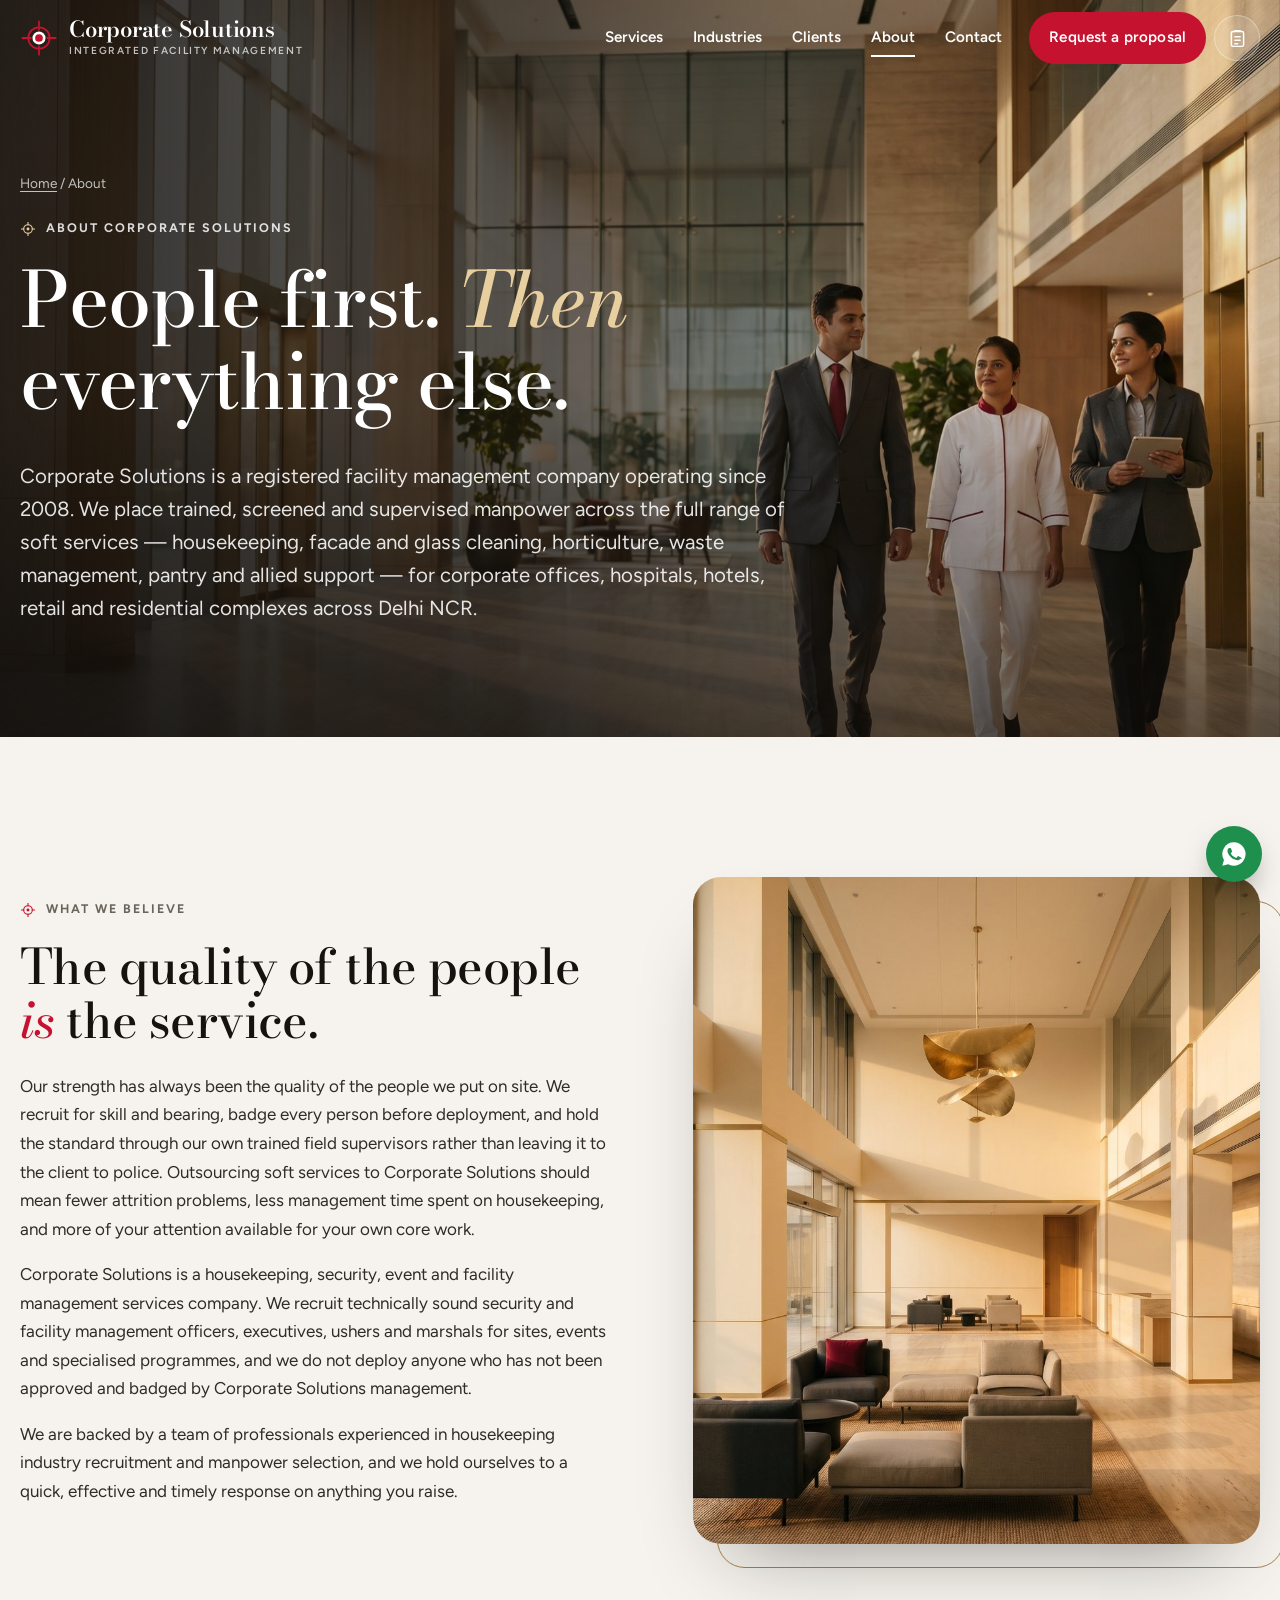
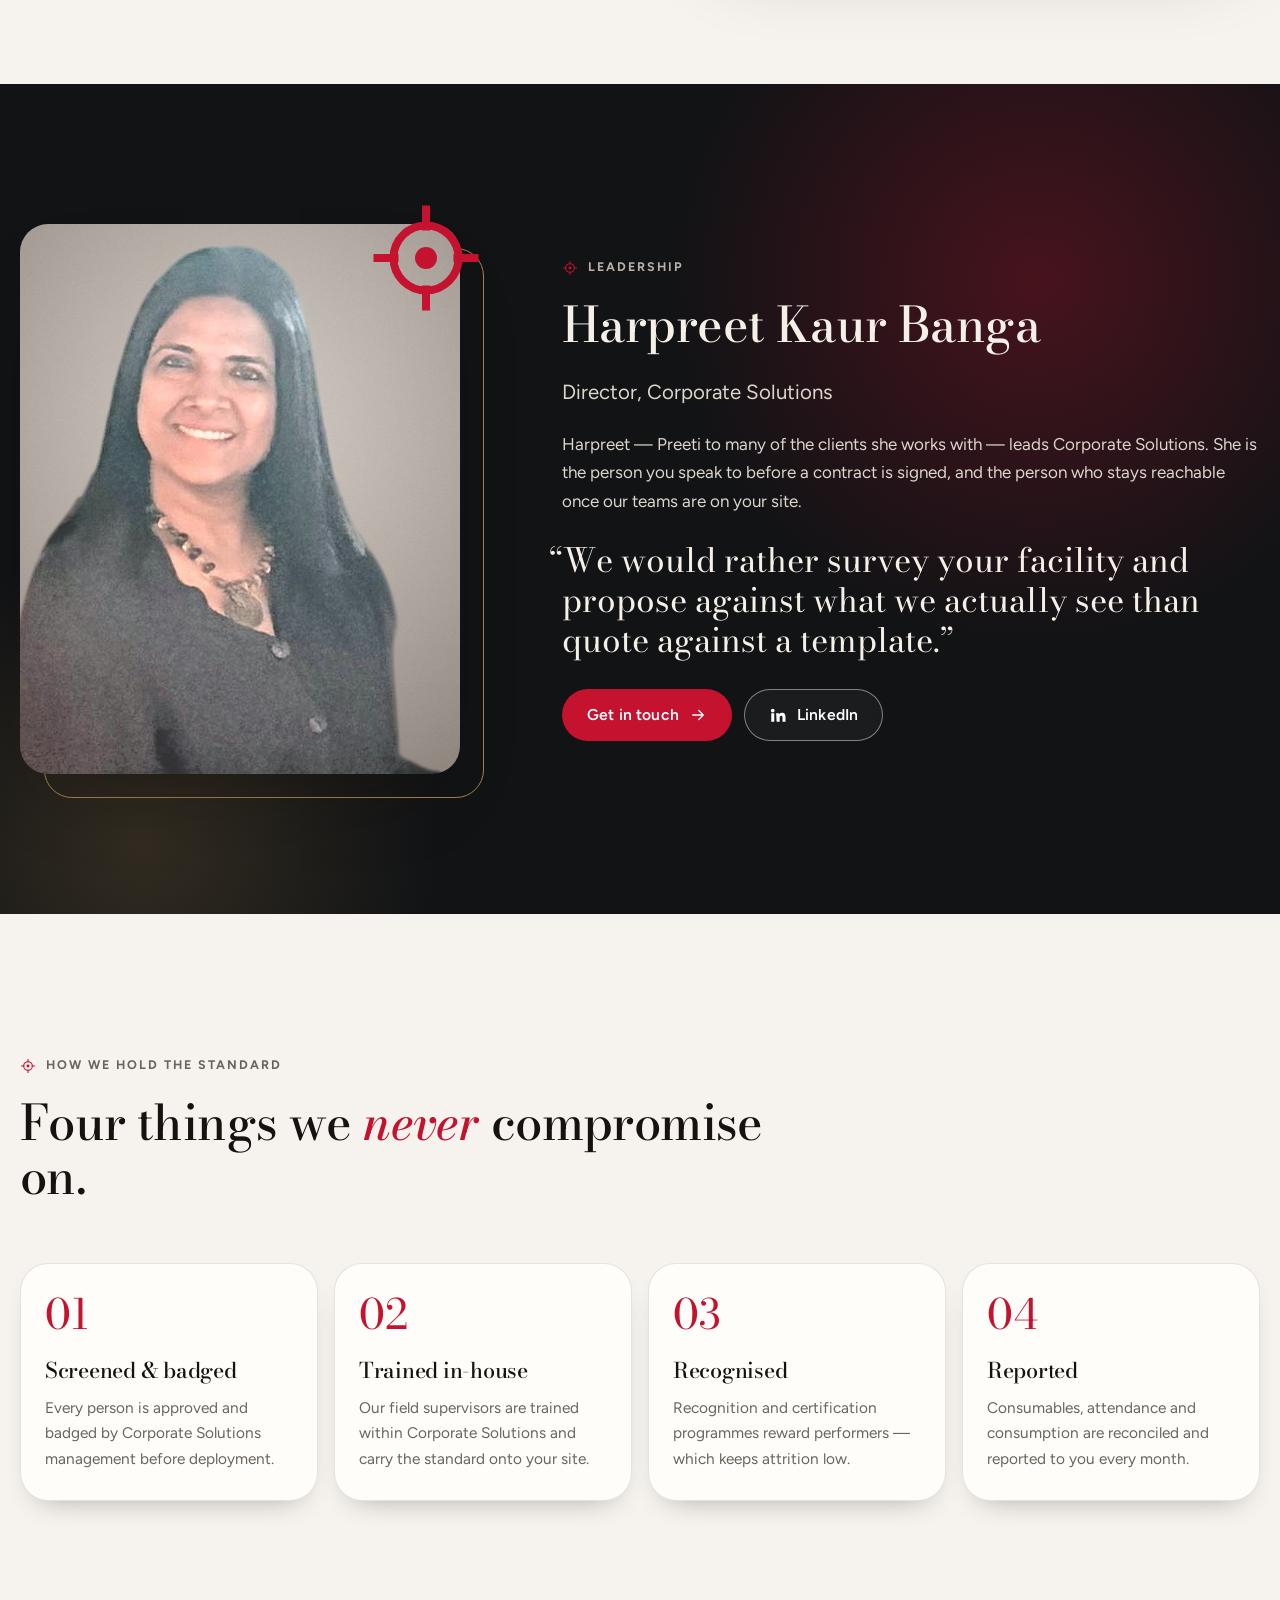
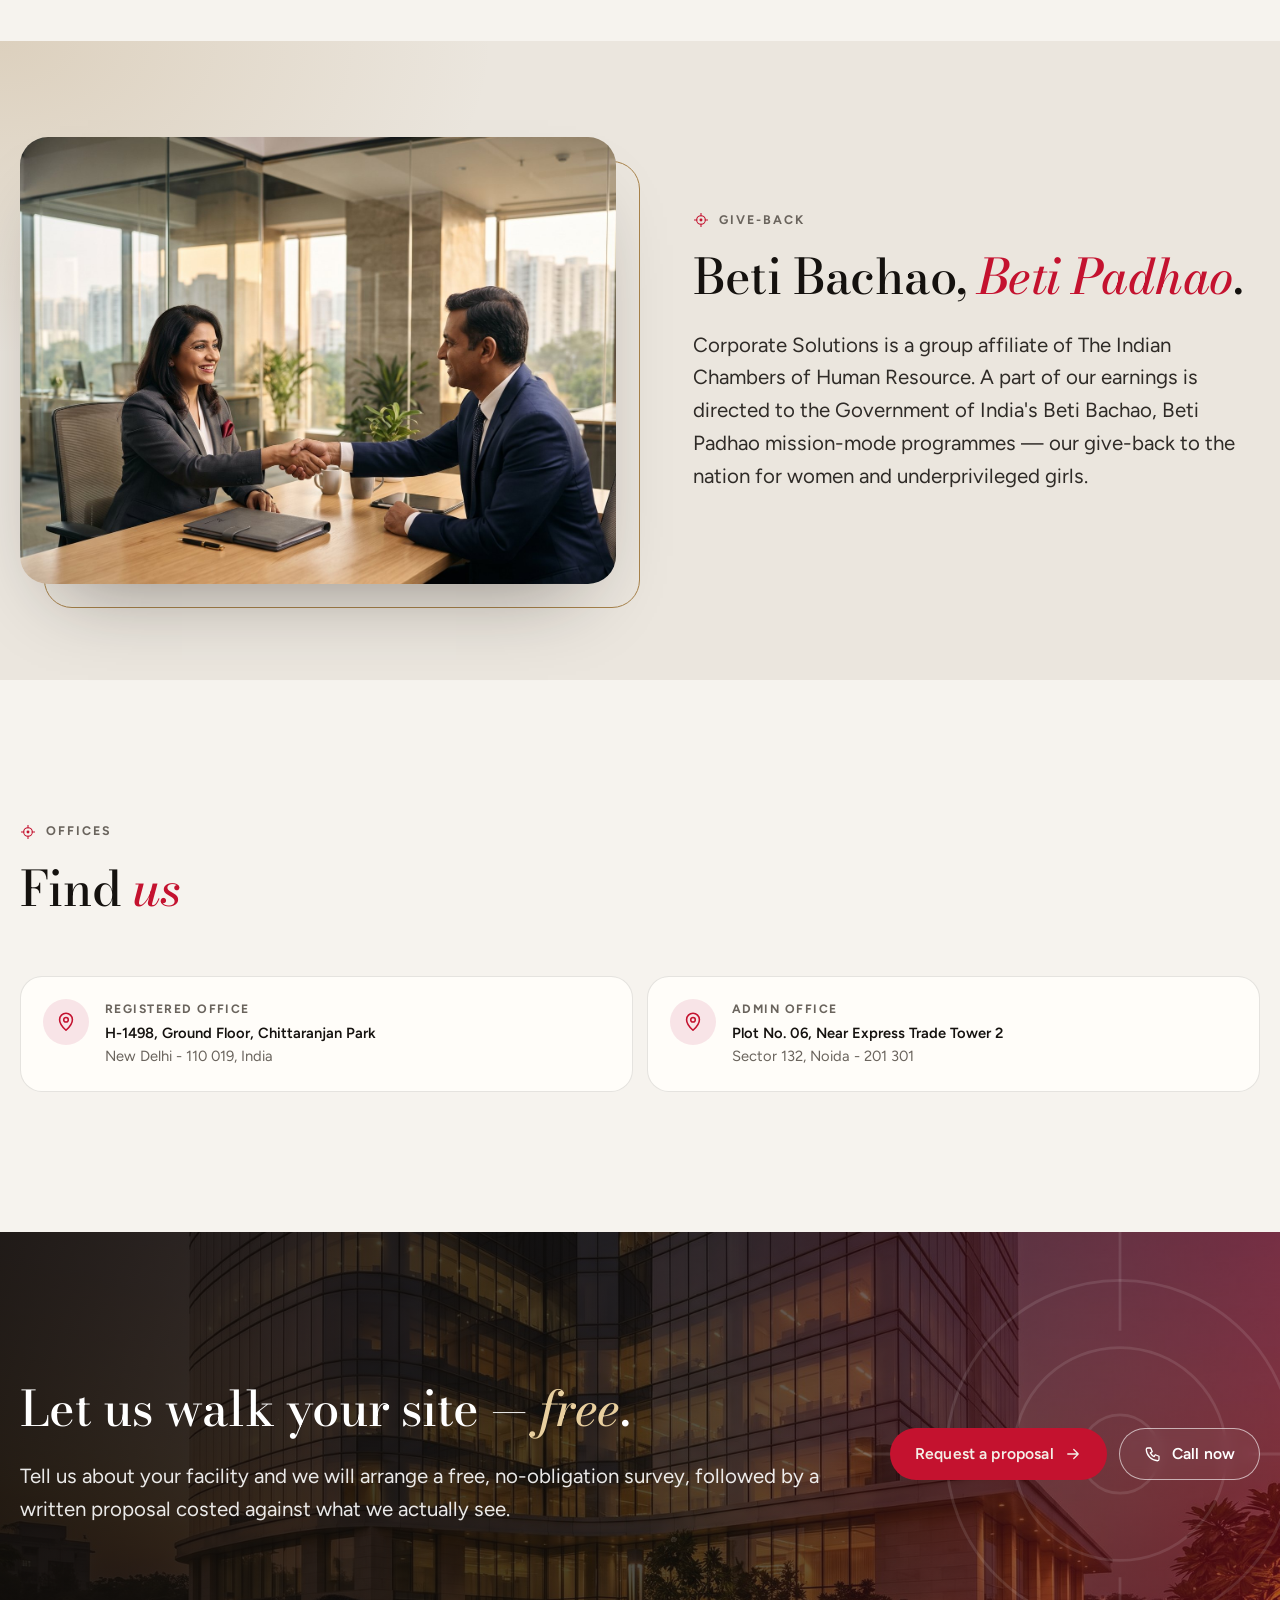
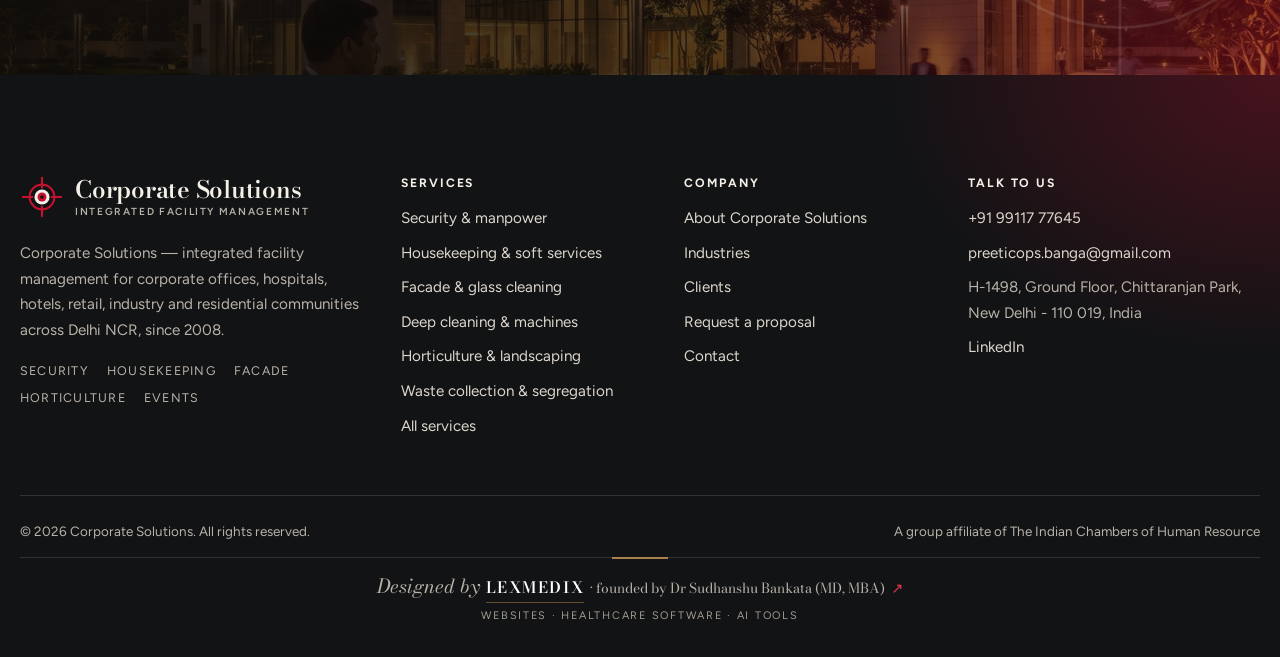
<file: about/index.html>
<!doctype html>
<html lang="en-IN" data-root="../">
<head>
  <meta charset="utf-8">
  <meta name="viewport" content="width=device-width, initial-scale=1">
  <title>About — Corporate Solutions | Our people, our standard, our Director</title>
  <meta name="description" content="Corporate Solutions is a Delhi NCR facility management company, operating since 2008 and led by Director Harpreet Kaur Banga.">
  <meta name="theme-color" content="#111315">
  <meta property="og:type" content="website">
  <meta property="og:site_name" content="Corporate Solutions">
  <meta property="og:title" content="About — Corporate Solutions | Our people, our standard, our Director">
  <meta property="og:description" content="Corporate Solutions is a Delhi NCR facility management company, operating since 2008 and led by Director Harpreet Kaur Banga.">
  <meta property="og:image" content="https://harpreetbanga.in/assets/img/og-image.jpg?v=dccefe23">
  <meta property="og:url" content="https://harpreetbanga.in/about/">
  <meta property="og:locale" content="en_IN">
  <meta name="twitter:card" content="summary_large_image">
  <link rel="canonical" href="https://harpreetbanga.in/about/">
  <link rel="icon" type="image/svg+xml" href="../assets/img/favicon.svg">
  <link rel="icon" type="image/png" href="../assets/img/favicon.png">
  <link rel="apple-touch-icon" href="../assets/img/apple-touch-icon.png">
  <link rel="preload" href="../assets/fonts/bodoni-moda.woff2" as="font" type="font/woff2" crossorigin>
  <link rel="preload" href="../assets/fonts/figtree.woff2" as="font" type="font/woff2" crossorigin>
  <link rel="stylesheet" href="../assets/css/site.css?v=cd82e272">
  <script type="application/ld+json">{"@context": "https://schema.org", "@type": "LocalBusiness", "name": "Corporate Solutions", "url": "https://harpreetbanga.in/", "image": "https://harpreetbanga.in/assets/img/og-image.jpg?v=dccefe23", "telephone": "+91 99117 77645", "email": "preeticops.banga@gmail.com", "description": "Integrated facility management — security, housekeeping, facade cleaning, horticulture, pantry and event manpower — across Delhi NCR.", "foundingDate": "2008", "areaServed": "Delhi NCR", "address": {"@type": "PostalAddress", "streetAddress": "H-1498, Ground Floor, Chittaranjan Park", "addressLocality": "New Delhi", "postalCode": "110019", "addressCountry": "IN"}}</script>
</head>
<body class="over-photo">
<a class="skip" href="#main">Skip to content</a>
<div class="progress" aria-hidden="true"></div>
<!-- HEADER (same on every page; generated once, now edit each page) -->
<header class="site-header">
  <div class="wrap bar">
    <a class="brand" href="../" aria-label="Corporate Solutions, home"><svg class="mark" viewBox="0 0 64 64" aria-hidden="true" focusable="false"><circle class="mk-r" cx="32" cy="32" r="18" fill="none" stroke-width="3"/><circle class="mk-i" cx="32" cy="32" r="11"/><circle class="mk-d" cx="32" cy="32" r="6.5"/><circle class="mk-c" cx="32" cy="32" r="2.6"/><path class="mk-r" d="M32 4v14M32 46v14M4 32h14M46 32h14" stroke-width="3" stroke-linecap="round"/></svg><span class="wm"><b>Corporate Solutions</b><small>Integrated facility management</small></span></a>
    <div class="tools">
      <nav class="nav" id="site-nav" aria-label="Main"><a href="../services/">Services</a><a href="../industries/">Industries</a><a href="../clients/">Clients</a><a href="../about/" aria-current="page">About</a><a href="../contact/">Contact</a><a class="btn btn-red" href="../proposal/">Request a proposal</a></nav>
      <a class="icon-btn" href="../proposal/" aria-label="Your proposal request"><svg class="i" viewBox="0 0 24 24" fill="none" stroke="currentColor" stroke-width="1.7" stroke-linecap="round" stroke-linejoin="round" aria-hidden="true"><rect x="5" y="4" width="14" height="17" rx="2"/><path d="M9 4V3h6v1M9 10h6M9 14h6M9 18h3"/></svg><span class="count" data-req-count data-n="0">0</span></a>
      <button class="icon-btn menu-btn" type="button" aria-expanded="false" aria-controls="site-nav"><svg class="" viewBox="0 0 24 24" fill="none" stroke="currentColor" stroke-width="2" stroke-linecap="round" stroke-linejoin="round" aria-hidden="true"><path d="M4 7h16M4 12h16M4 17h10"/></svg><span class="sr-only">Open menu</span></button>
    </div>
  </div>
</header>
<main id="main">
<section class="page-head photo">
  <svg class="ret-bg" viewBox="0 0 200 200" fill="none" stroke="currentColor" aria-hidden="true"><circle cx="100" cy="100" r="62" stroke-width="1"/><circle cx="100" cy="100" r="38" stroke-width="1"/><circle cx="100" cy="100" r="14" stroke-width="1"/><path d="M100 4v52M100 144v52M4 100h52M144 100h52" stroke-width="1"/></svg>
  <div class="ph-bg" aria-hidden="true"><img src="../assets/img/x/hero.jpg" alt="" width="2000" height="1125" fetchpriority="high"></div>
  <div class="wrap">
    <p class="crumbs"><a href="../">Home</a> / About</p>
    <p class="kicker"><svg class="ret" viewBox="0 0 24 24" fill="none" stroke="currentColor" stroke-width="1.6" aria-hidden="true"><circle cx="12" cy="12" r="6.5"/><circle cx="12" cy="12" r="2.2" fill="currentColor" stroke="none"/><path d="M12 1.5v5M12 17.5v5M1.5 12h5M17.5 12h5"/></svg> About Corporate Solutions</p>
    <h1>People first. <em>Then</em> everything else.</h1>
    <p class="lede">Corporate Solutions is a registered facility management company operating since 2008. We place trained, screened and supervised manpower across the full range of soft services — housekeeping, facade and glass cleaning, horticulture, waste management, pantry and allied support — for corporate offices, hospitals, hotels, retail and residential complexes across Delhi NCR.</p>
  </div>
</section>
<section class="section">
  <div class="wrap split">
    <div class="rv">
      <p class="kicker"><svg class="ret" viewBox="0 0 24 24" fill="none" stroke="currentColor" stroke-width="1.6" aria-hidden="true"><circle cx="12" cy="12" r="6.5"/><circle cx="12" cy="12" r="2.2" fill="currentColor" stroke="none"/><path d="M12 1.5v5M12 17.5v5M1.5 12h5M17.5 12h5"/></svg> What we believe</p>
      <h2>The quality of the people <em>is</em> the service.</h2>
      <p>Our strength has always been the quality of the people we put on site. We recruit for skill and bearing, badge every person before deployment, and hold the standard through our own trained field supervisors rather than leaving it to the client to police. Outsourcing soft services to Corporate Solutions should mean fewer attrition problems, less management time spent on housekeeping, and more of your attention available for your own core work.</p>
      <p>Corporate Solutions is a housekeeping, security, event and facility management services company. We recruit technically sound security and facility management officers, executives, ushers and marshals for sites, events and specialised programmes, and we do not deploy anyone who has not been approved and badged by Corporate Solutions management.</p>
      <p>We are backed by a team of professionals experienced in housekeeping industry recruitment and manpower selection, and we hold ourselves to a quick, effective and timely response on anything you raise.</p>
    </div>
    <div class="frame arch-f rv"><span class="marks" aria-hidden="true"><i></i><i></i><i></i><i></i></span><img src="../assets/img/x/lobby-gold.jpg" alt="A polished, light-filled corporate lobby" width="1600" height="1067" loading="lazy"></div>
  </div>
</section>

<section class="section dark">
  <div class="wrap director">
    <div class="portrait rv" style="color:rgba(255,255,255,.4)"><svg class="ring" viewBox="0 0 24 24" fill="none" stroke="currentColor" stroke-width="1.6" aria-hidden="true"><circle cx="12" cy="12" r="6.5"/><circle cx="12" cy="12" r="2.2" fill="currentColor" stroke="none"/><path d="M12 1.5v5M12 17.5v5M1.5 12h5M17.5 12h5"/></svg><img src="../assets/img/harpreet.jpg" alt="Harpreet Kaur Banga, Director, Corporate Solutions" width="720" height="900" loading="lazy"></div>
    <div class="rv">
      <p class="kicker"><svg class="ret" viewBox="0 0 24 24" fill="none" stroke="currentColor" stroke-width="1.6" aria-hidden="true"><circle cx="12" cy="12" r="6.5"/><circle cx="12" cy="12" r="2.2" fill="currentColor" stroke="none"/><path d="M12 1.5v5M12 17.5v5M1.5 12h5M17.5 12h5"/></svg> Leadership</p>
      <h2>Harpreet Kaur Banga</h2>
      <p class="lede">Director, Corporate Solutions</p>
      <p>Harpreet — Preeti to many of the clients she works with — leads Corporate Solutions. She is the person you speak to before a contract is signed, and the person who stays reachable once our teams are on your site.</p>
      <p class="quote" style="color:var(--on-dark);font-size:clamp(1.5rem,2.6vw,2.1rem);margin-top:26px">We would rather survey your facility and propose against what we actually see than quote against a template.</p>
      <div class="cta-row"><a class="btn btn-red" href="../contact/">Get in touch <svg class="i" viewBox="0 0 24 24" fill="none" stroke="currentColor" stroke-width="1.7" stroke-linecap="round" stroke-linejoin="round" aria-hidden="true"><path d="M5 12h14M13 6l6 6-6 6"/></svg></a><a class="btn btn-ghost" data-show="linkedin" href="#" hidden><svg viewBox="0 0 24 24" fill="currentColor" aria-hidden="true"><path d="M4.98 3.5a2.5 2.5 0 1 1 0 5 2.5 2.5 0 0 1 0-5zM3 9.5h4V21H3zM9.5 9.5h3.8v1.6h.1c.5-1 1.8-2 3.8-2 4 0 4.8 2.6 4.8 6V21h-4v-5.2c0-1.3 0-2.9-1.8-2.9s-2 1.4-2 2.8V21h-4z"/></svg> LinkedIn</a></div>
    </div>
  </div>
</section>

<section class="section">
  <div class="wrap">
    <div class="head"><p class="kicker"><svg class="ret" viewBox="0 0 24 24" fill="none" stroke="currentColor" stroke-width="1.6" aria-hidden="true"><circle cx="12" cy="12" r="6.5"/><circle cx="12" cy="12" r="2.2" fill="currentColor" stroke="none"/><path d="M12 1.5v5M12 17.5v5M1.5 12h5M17.5 12h5"/></svg> How we hold the standard</p><h2>Four things we <em>never</em> compromise on.</h2></div>
    <ol class="steps">
      <li><h3>Screened &amp; badged</h3><p>Every person is approved and badged by Corporate Solutions management before deployment.</p></li>
      <li><h3>Trained in-house</h3><p>Our field supervisors are trained within Corporate Solutions and carry the standard onto your site.</p></li>
      <li><h3>Recognised</h3><p>Recognition and certification programmes reward performers — which keeps attrition low.</p></li>
      <li><h3>Reported</h3><p>Consumables, attendance and consumption are reconciled and reported to you every month.</p></li>
    </ol>
  </div>
</section>

<section class="section tight stone" id="giveback">
  <div class="wrap split">
    <div class="frame wide tilt-f rv"><span class="marks" aria-hidden="true"><i></i><i></i><i></i><i></i></span><img src="../assets/img/x/handshake.jpg" alt="Two business partners shaking hands across a desk" width="1600" height="1067" loading="lazy"></div>
    <div class="rv">
      <p class="kicker"><svg class="ret" viewBox="0 0 24 24" fill="none" stroke="currentColor" stroke-width="1.6" aria-hidden="true"><circle cx="12" cy="12" r="6.5"/><circle cx="12" cy="12" r="2.2" fill="currentColor" stroke="none"/><path d="M12 1.5v5M12 17.5v5M1.5 12h5M17.5 12h5"/></svg> Give-back</p>
      <h2>Beti Bachao, <em>Beti Padhao</em>.</h2>
      <p class="lede">Corporate Solutions is a group affiliate of The Indian Chambers of Human Resource. A part of our earnings is directed to the Government of India's Beti Bachao, Beti Padhao mission-mode programmes — our give-back to the nation for women and underprivileged girls.</p>
    </div>
  </div>
</section>

<section class="section">
  <div class="wrap">
    <div class="head"><p class="kicker"><svg class="ret" viewBox="0 0 24 24" fill="none" stroke="currentColor" stroke-width="1.6" aria-hidden="true"><circle cx="12" cy="12" r="6.5"/><circle cx="12" cy="12" r="2.2" fill="currentColor" stroke="none"/><path d="M12 1.5v5M12 17.5v5M1.5 12h5M17.5 12h5"/></svg> Offices</p><h2>Find <em>us</em></h2></div>
    <div class="ccards">
      <a class="ccard" href="https://www.google.com/maps/search/?api=1&amp;query=H-1498+Chittaranjan+Park+New+Delhi+110019" target="_blank" rel="noopener"><span class="ic"><svg class="i" viewBox="0 0 24 24" fill="none" stroke="currentColor" stroke-width="1.7" stroke-linecap="round" stroke-linejoin="round" aria-hidden="true"><path d="M12 21s-7-6.2-7-11.5a7 7 0 0 1 14 0C19 14.8 12 21 12 21z"/><circle cx="12" cy="9.5" r="2.5"/></svg></span><span><small>Registered Office</small><b>H-1498, Ground Floor, Chittaranjan Park</b><span>New Delhi - 110 019, India</span></span></a>
      <a class="ccard" href="https://www.google.com/maps/search/?api=1&amp;query=Express+Trade+Tower+2+Sector+132+Noida" target="_blank" rel="noopener"><span class="ic"><svg class="i" viewBox="0 0 24 24" fill="none" stroke="currentColor" stroke-width="1.7" stroke-linecap="round" stroke-linejoin="round" aria-hidden="true"><path d="M12 21s-7-6.2-7-11.5a7 7 0 0 1 14 0C19 14.8 12 21 12 21z"/><circle cx="12" cy="9.5" r="2.5"/></svg></span><span><small>Admin Office</small><b>Plot No. 06, Near Express Trade Tower 2</b><span>Sector 132, Noida - 201 301</span></span></a>
    </div>
  </div>
</section>

<section class="closing section tight has-photo">
  <img class="closing-bg" src="../assets/img/x/tower.jpg" alt="" width="1600" height="1067" loading="lazy">
  <svg class="bg" viewBox="0 0 200 200" fill="none" stroke="currentColor" aria-hidden="true"><circle cx="100" cy="100" r="62" stroke-width="1"/><circle cx="100" cy="100" r="38" stroke-width="1"/><circle cx="100" cy="100" r="14" stroke-width="1"/><path d="M100 4v52M100 144v52M4 100h52M144 100h52" stroke-width="1"/></svg>
  <div class="wrap">
    <div><h2>Let us walk your site — <em>free</em>.</h2><p class="lede" style="margin:0">Tell us about your facility and we will arrange a free, no-obligation survey, followed by a written proposal costed against what we actually see.</p></div>
    <div class="cta-row"><a class="btn btn-ink" href="../proposal/">Request a proposal <svg class="i" viewBox="0 0 24 24" fill="none" stroke="currentColor" stroke-width="1.7" stroke-linecap="round" stroke-linejoin="round" aria-hidden="true"><path d="M5 12h14M13 6l6 6-6 6"/></svg></a><a class="btn btn-ghost" data-show="phone" href="#" hidden><svg class="i" viewBox="0 0 24 24" fill="none" stroke="currentColor" stroke-width="1.7" stroke-linecap="round" stroke-linejoin="round" aria-hidden="true"><path d="M5 4h4l2 5-2.5 1.5a11 11 0 0 0 5 5L15 13l5 2v4a2 2 0 0 1-2 2A16 16 0 0 1 3 6a2 2 0 0 1 2-2"/></svg> Call now</a></div>
  </div>
</section></main>
<footer class="site-footer">
  <div class="wrap">
    <div class="fgrid">
      <div>
        <p class="logo brand"><svg class="mark" viewBox="0 0 64 64" aria-hidden="true" focusable="false"><circle class="mk-r" cx="32" cy="32" r="18" fill="none" stroke-width="3"/><circle class="mk-i" cx="32" cy="32" r="11"/><circle class="mk-d" cx="32" cy="32" r="6.5"/><circle class="mk-c" cx="32" cy="32" r="2.6"/><path class="mk-r" d="M32 4v14M32 46v14M4 32h14M46 32h14" stroke-width="3" stroke-linecap="round"/></svg><span class="wm"><b>Corporate Solutions</b><small>Integrated facility management</small></span></p>
        <p>Corporate Solutions — integrated facility management for corporate offices, hospitals, hotels, retail, industry and residential communities across Delhi NCR, since 2008.</p>
        <p class="fstrip"><span>Security</span><span>Housekeeping</span><span>Facade</span><span>Horticulture</span><span>Events</span></p>
      </div>
      <div><h2 class="fh">Services</h2><ul class="flinks"><li><a href="../services/#security">Security & manpower</a></li><li><a href="../services/#housekeeping">Housekeeping & soft services</a></li><li><a href="../services/#facade">Facade & glass cleaning</a></li><li><a href="../services/#deepcleaning">Deep cleaning & machines</a></li><li><a href="../services/#horticulture">Horticulture & landscaping</a></li><li><a href="../services/#waste">Waste collection & segregation</a></li><li><a href="../services/">All services</a></li></ul></div>
      <div><h2 class="fh">Company</h2><ul class="flinks"><li><a href="../about/">About Corporate Solutions</a></li><li><a href="../industries/">Industries</a></li><li><a href="../clients/">Clients</a></li><li><a href="../proposal/">Request a proposal</a></li><li><a href="../contact/">Contact</a></li></ul></div>
      <div><h2 class="fh">Talk to us</h2><ul class="flinks">
        <li data-show="phone" hidden><a data-show="phone" href="#"><span data-fill>+91 99117 77645</span></a></li>
        <li data-show="email" hidden><a data-show="email" href="#"><span data-fill></span></a></li>
        <li>H-1498, Ground Floor, Chittaranjan Park, New Delhi - 110 019, India</li>
        <li data-show="linkedin" hidden><a data-show="linkedin" href="#">LinkedIn</a></li>
      </ul></div>
    </div>
    <div class="fbase"><span>© <span data-year>2026</span> Corporate Solutions. All rights reserved.</span><span>A group affiliate of The Indian Chambers of Human Resource</span></div>
  <div class="made-by"><a class="mb" href="https://lexmedix.in/services/" target="_blank" rel="noopener"><span class="mb-main"><span class="mb-pre">Designed by</span> <span class="mb-name">Lexmedix</span> <span class="mb-cred"><span class="mb-dot" aria-hidden="true">&middot; </span><span class="mb-sr">, </span>founded by Dr Sudhanshu Bankata (MD, MBA)</span><span class="mb-arrow" aria-hidden="true">&#8599;</span></span><span class="mb-sr">, </span><span class="mb-sub">Websites &middot; Healthcare software &middot; AI tools</span><span class="mb-sr"> (opens in a new tab)</span></a></div>
</div>
</footer>
<a class="wa" data-show="whatsapp" href="#" hidden aria-label="Chat with Corporate Solutions on WhatsApp"><svg viewBox="0 0 24 24" fill="currentColor" aria-hidden="true"><path d="M12 2a10 10 0 0 0-8.6 15.1L2 22l5-1.3A10 10 0 1 0 12 2zm5.3 14.1c-.2.6-1.3 1.2-1.8 1.2-.5.1-1 .2-3.3-.7-2.8-1.1-4.6-4-4.7-4.2-.1-.2-1.1-1.5-1.1-2.9s.7-2.1 1-2.4c.3-.3.6-.3.8-.3h.6c.2 0 .4 0 .6.5l.9 2.1c.1.2.1.4 0 .6l-.4.6-.4.5c-.1.2-.3.3-.1.6.2.3.8 1.3 1.7 2.1 1.2 1 2.1 1.3 2.4 1.5.3.1.5.1.7-.1l1-1.2c.2-.3.4-.2.7-.1l2 1c.3.1.5.2.5.3.1.2.1.7-.1 1.3z"/></svg></a>
<a class="m-cta" href="../proposal/"><svg class="i" viewBox="0 0 24 24" fill="none" stroke="currentColor" stroke-width="1.7" stroke-linecap="round" stroke-linejoin="round" aria-hidden="true"><path d="M4 20V10l8-6 8 6v10"/><path d="M9 20v-6h6v6"/></svg> Book a free site survey</a>
<button class="to-top" type="button" aria-label="Back to top"><svg class="i" viewBox="0 0 24 24" fill="none" stroke="currentColor" stroke-width="1.7" stroke-linecap="round" stroke-linejoin="round" aria-hidden="true"><path d="M12 19V5M6 11l6-6 6 6"/></svg></button>
<!-- SEND (proposal requests + messages) -->
<dialog class="modal" id="send" aria-label="Send to Corporate Solutions">
  <button class="icon-btn x" type="button" data-close aria-label="Close"><svg class="i" viewBox="0 0 24 24" fill="none" stroke="currentColor" stroke-width="1.7" stroke-linecap="round" stroke-linejoin="round" aria-hidden="true"><path d="M6 6l12 12M18 6L6 18"/></svg></button>
  <div class="send">
    <h2>Send your request</h2>
    <p class="fine">This is exactly what Corporate Solutions will receive. Choose how you would like to send it.</p>
    <pre class="msg-box"></pre>
    <div class="cta-row"><a class="btn wa-green" data-send="whatsapp" href="#" hidden><svg viewBox="0 0 24 24" fill="currentColor" aria-hidden="true"><path d="M12 2a10 10 0 0 0-8.6 15.1L2 22l5-1.3A10 10 0 1 0 12 2zm5.3 14.1c-.2.6-1.3 1.2-1.8 1.2-.5.1-1 .2-3.3-.7-2.8-1.1-4.6-4-4.7-4.2-.1-.2-1.1-1.5-1.1-2.9s.7-2.1 1-2.4c.3-.3.6-.3.8-.3h.6c.2 0 .4 0 .6.5l.9 2.1c.1.2.1.4 0 .6l-.4.6-.4.5c-.1.2-.3.3-.1.6.2.3.8 1.3 1.7 2.1 1.2 1 2.1 1.3 2.4 1.5.3.1.5.1.7-.1l1-1.2c.2-.3.4-.2.7-.1l2 1c.3.1.5.2.5.3.1.2.1.7-.1 1.3z"/></svg> Send on WhatsApp</a><a class="btn btn-red" data-send="email" href="#" hidden><svg class="i" viewBox="0 0 24 24" fill="none" stroke="currentColor" stroke-width="1.7" stroke-linecap="round" stroke-linejoin="round" aria-hidden="true"><rect x="3" y="5" width="18" height="14" rx="2"/><path d="M3.5 6.5l8.5 6.5 8.5-6.5"/></svg> Send by email</a><a class="btn btn-red" data-send="form" href="#" hidden><svg class="i" viewBox="0 0 24 24" fill="none" stroke="currentColor" stroke-width="1.7" stroke-linecap="round" stroke-linejoin="round" aria-hidden="true"><rect x="5" y="4" width="14" height="17" rx="2"/><path d="M9 4V3h6v1M9 10h6M9 14h6M9 18h3"/></svg> Open form</a><button class="btn btn-line" type="button" data-copy>Copy details</button></div>
    <p class="holding" data-soon style="margin-top:16px">Online requests open very soon. Copy your details for now and call us — WhatsApp and email buttons will appear here as soon as they are set up.</p>
  </div>
</dialog>
<script src="../assets/js/site.js?v=e8ffce29" defer></script>
</body>
</html>
</file>
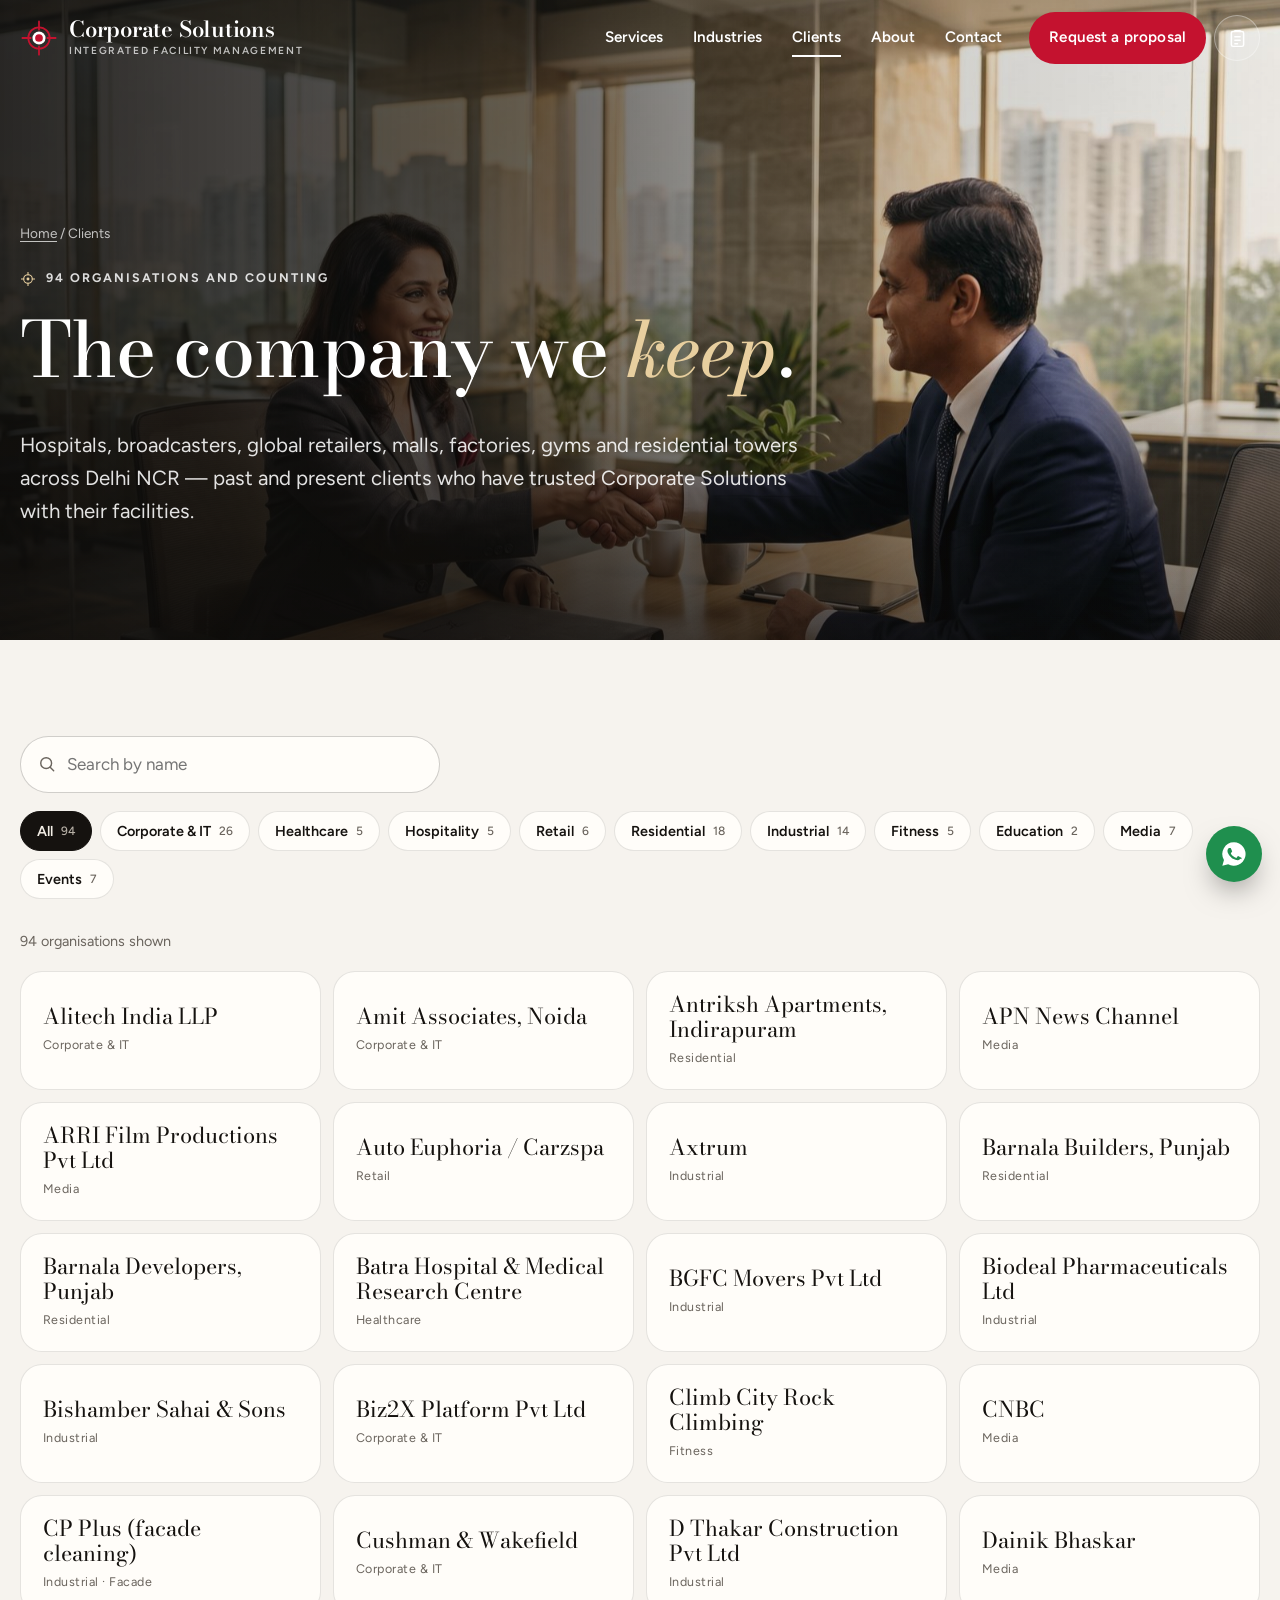
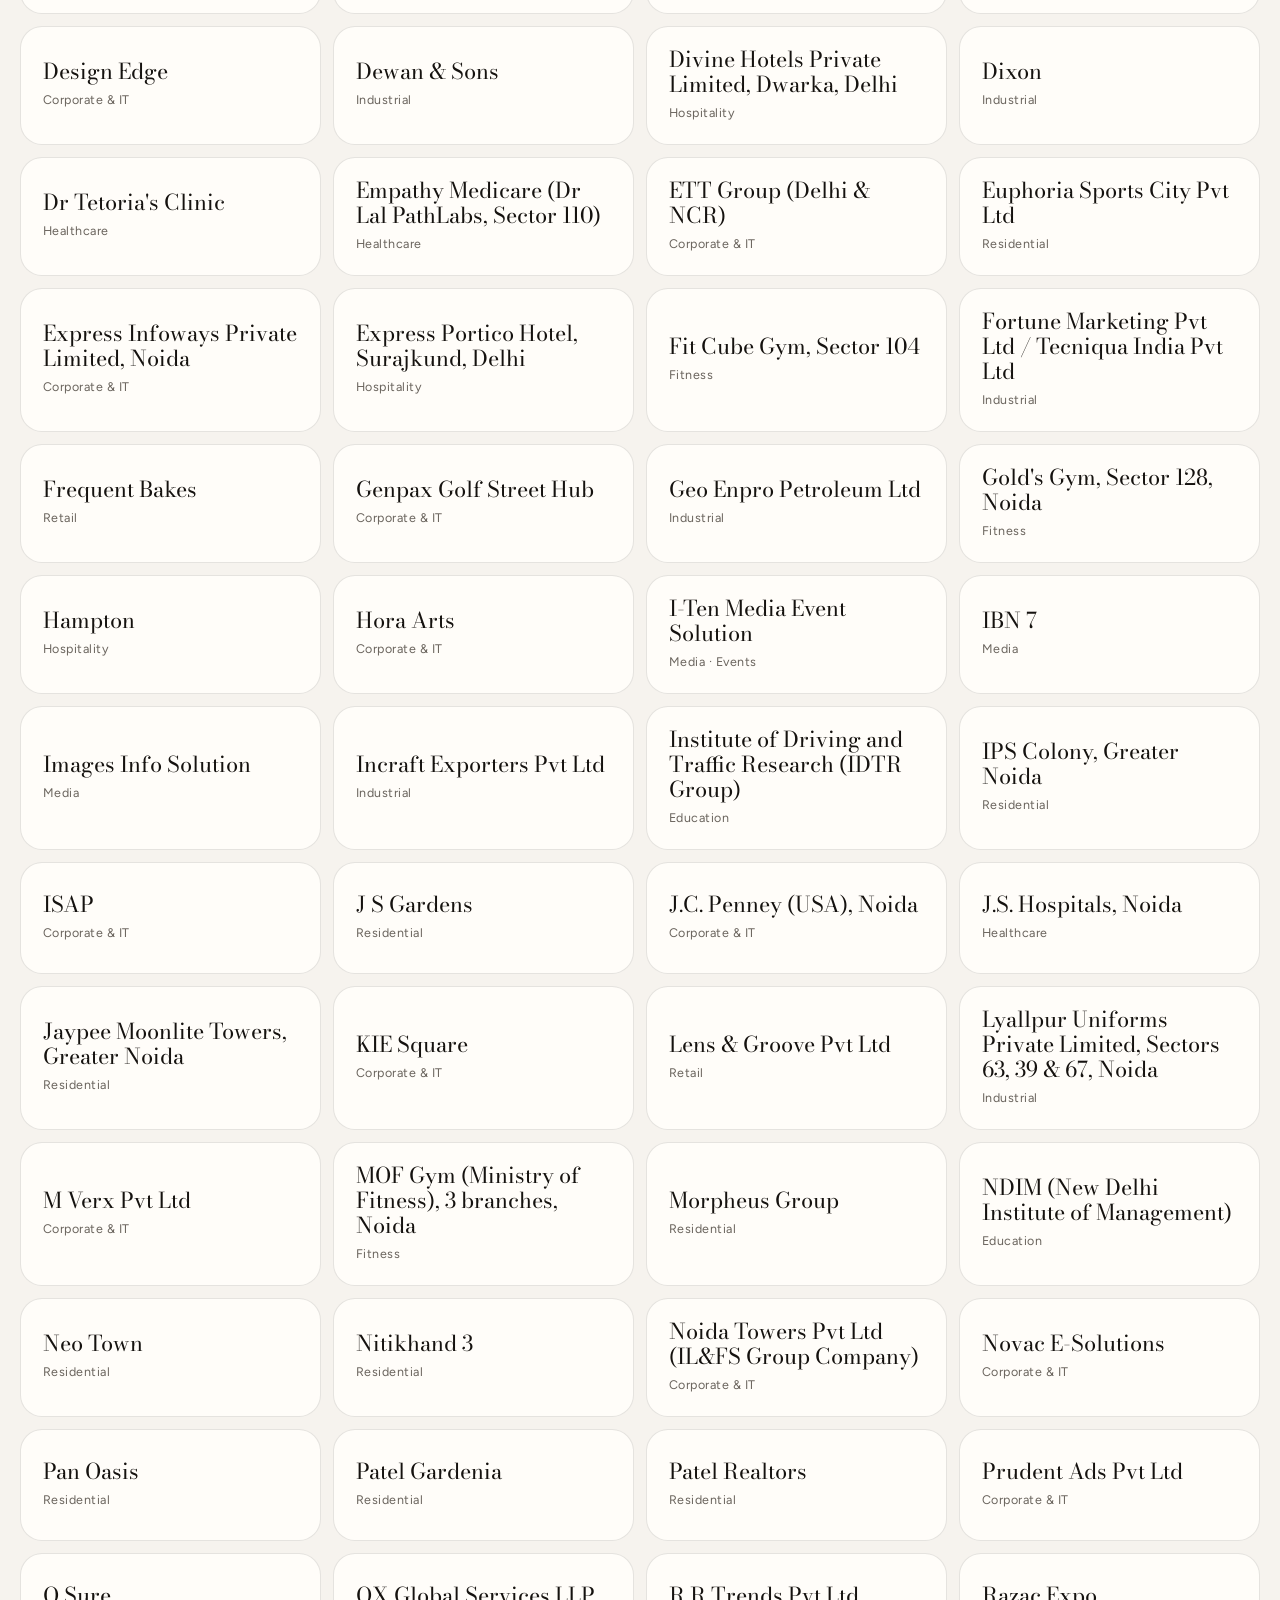
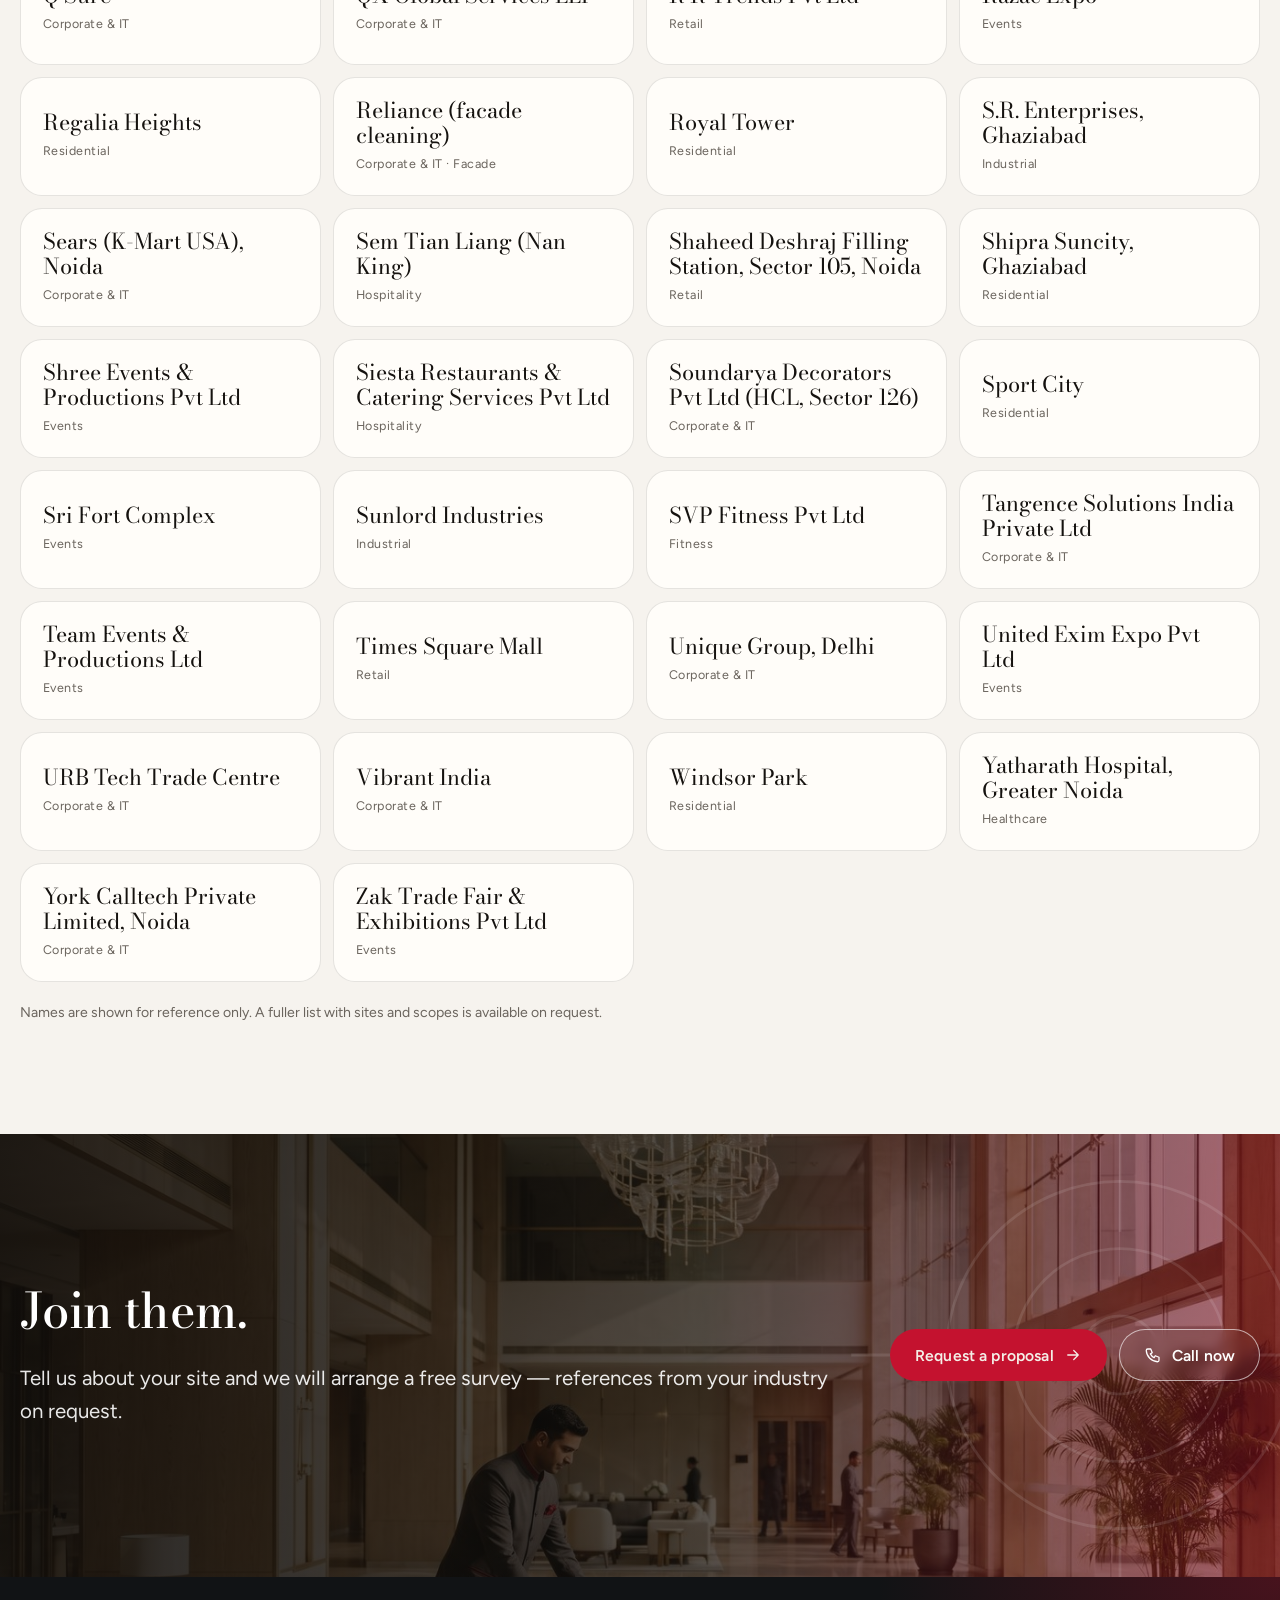
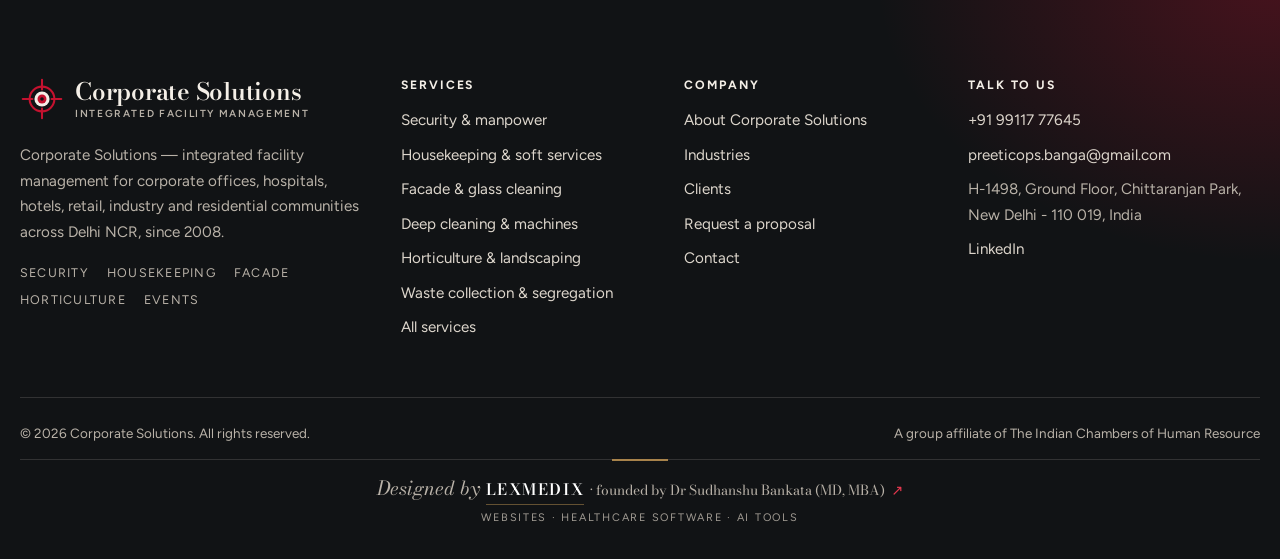
<file: clients/index.html>
<!doctype html>
<html lang="en-IN" data-root="../">
<head>
  <meta charset="utf-8">
  <meta name="viewport" content="width=device-width, initial-scale=1">
  <title>Clients — Corporate Solutions | Organisations we serve across Delhi NCR</title>
  <meta name="description" content="94 organisations across healthcare, corporate, hospitality, retail, residential, industrial, fitness, education, media and events have trusted Corporate Solutions with their facilities.">
  <meta name="theme-color" content="#111315">
  <meta property="og:type" content="website">
  <meta property="og:site_name" content="Corporate Solutions">
  <meta property="og:title" content="Clients — Corporate Solutions | Organisations we serve across Delhi NCR">
  <meta property="og:description" content="94 organisations across healthcare, corporate, hospitality, retail, residential, industrial, fitness, education, media and events have trusted Corporate Solutions with their facilities.">
  <meta property="og:image" content="https://harpreetbanga.in/assets/img/og-image.jpg?v=dccefe23">
  <meta property="og:url" content="https://harpreetbanga.in/clients/">
  <meta property="og:locale" content="en_IN">
  <meta name="twitter:card" content="summary_large_image">
  <link rel="canonical" href="https://harpreetbanga.in/clients/">
  <link rel="icon" type="image/svg+xml" href="../assets/img/favicon.svg">
  <link rel="icon" type="image/png" href="../assets/img/favicon.png">
  <link rel="apple-touch-icon" href="../assets/img/apple-touch-icon.png">
  <link rel="preload" href="../assets/fonts/bodoni-moda.woff2" as="font" type="font/woff2" crossorigin>
  <link rel="preload" href="../assets/fonts/figtree.woff2" as="font" type="font/woff2" crossorigin>
  <link rel="stylesheet" href="../assets/css/site.css?v=cd82e272">
  <script type="application/ld+json">{"@context": "https://schema.org", "@type": "LocalBusiness", "name": "Corporate Solutions", "url": "https://harpreetbanga.in/", "image": "https://harpreetbanga.in/assets/img/og-image.jpg?v=dccefe23", "telephone": "+91 99117 77645", "email": "preeticops.banga@gmail.com", "description": "Integrated facility management — security, housekeeping, facade cleaning, horticulture, pantry and event manpower — across Delhi NCR.", "foundingDate": "2008", "areaServed": "Delhi NCR", "address": {"@type": "PostalAddress", "streetAddress": "H-1498, Ground Floor, Chittaranjan Park", "addressLocality": "New Delhi", "postalCode": "110019", "addressCountry": "IN"}}</script>
</head>
<body class="over-photo">
<a class="skip" href="#main">Skip to content</a>
<div class="progress" aria-hidden="true"></div>
<!-- HEADER (same on every page; generated once, now edit each page) -->
<header class="site-header">
  <div class="wrap bar">
    <a class="brand" href="../" aria-label="Corporate Solutions, home"><svg class="mark" viewBox="0 0 64 64" aria-hidden="true" focusable="false"><circle class="mk-r" cx="32" cy="32" r="18" fill="none" stroke-width="3"/><circle class="mk-i" cx="32" cy="32" r="11"/><circle class="mk-d" cx="32" cy="32" r="6.5"/><circle class="mk-c" cx="32" cy="32" r="2.6"/><path class="mk-r" d="M32 4v14M32 46v14M4 32h14M46 32h14" stroke-width="3" stroke-linecap="round"/></svg><span class="wm"><b>Corporate Solutions</b><small>Integrated facility management</small></span></a>
    <div class="tools">
      <nav class="nav" id="site-nav" aria-label="Main"><a href="../services/">Services</a><a href="../industries/">Industries</a><a href="../clients/" aria-current="page">Clients</a><a href="../about/">About</a><a href="../contact/">Contact</a><a class="btn btn-red" href="../proposal/">Request a proposal</a></nav>
      <a class="icon-btn" href="../proposal/" aria-label="Your proposal request"><svg class="i" viewBox="0 0 24 24" fill="none" stroke="currentColor" stroke-width="1.7" stroke-linecap="round" stroke-linejoin="round" aria-hidden="true"><rect x="5" y="4" width="14" height="17" rx="2"/><path d="M9 4V3h6v1M9 10h6M9 14h6M9 18h3"/></svg><span class="count" data-req-count data-n="0">0</span></a>
      <button class="icon-btn menu-btn" type="button" aria-expanded="false" aria-controls="site-nav"><svg class="" viewBox="0 0 24 24" fill="none" stroke="currentColor" stroke-width="2" stroke-linecap="round" stroke-linejoin="round" aria-hidden="true"><path d="M4 7h16M4 12h16M4 17h10"/></svg><span class="sr-only">Open menu</span></button>
    </div>
  </div>
</header>
<main id="main">
<section class="page-head photo">
  <svg class="ret-bg" viewBox="0 0 200 200" fill="none" stroke="currentColor" aria-hidden="true"><circle cx="100" cy="100" r="62" stroke-width="1"/><circle cx="100" cy="100" r="38" stroke-width="1"/><circle cx="100" cy="100" r="14" stroke-width="1"/><path d="M100 4v52M100 144v52M4 100h52M144 100h52" stroke-width="1"/></svg>
  <div class="ph-bg" aria-hidden="true"><img src="../assets/img/x/handshake.jpg" alt="" width="1600" height="1067" fetchpriority="high"></div>
  <div class="wrap">
    <p class="crumbs"><a href="../">Home</a> / Clients</p>
    <p class="kicker"><svg class="ret" viewBox="0 0 24 24" fill="none" stroke="currentColor" stroke-width="1.6" aria-hidden="true"><circle cx="12" cy="12" r="6.5"/><circle cx="12" cy="12" r="2.2" fill="currentColor" stroke="none"/><path d="M12 1.5v5M12 17.5v5M1.5 12h5M17.5 12h5"/></svg> 94 organisations and counting</p>
    <h1>The company we <em>keep</em>.</h1>
    <p class="lede">Hospitals, broadcasters, global retailers, malls, factories, gyms and residential towers across Delhi NCR — past and present clients who have trusted Corporate Solutions with their facilities.</p>
  </div>
</section><section class="section tight"><div class="wrap">
  <label class="client-search"><svg class="i" viewBox="0 0 24 24" fill="none" stroke="currentColor" stroke-width="1.7" stroke-linecap="round" stroke-linejoin="round" aria-hidden="true"><circle cx="11" cy="11" r="6.5"/><path d="M20 20l-4.2-4.2"/></svg><span class="sr-only">Search clients</span><input type="search" id="cl-q" placeholder="Search by name" autocomplete="off"></label>
  <div class="filters" role="group" aria-label="Filter by industry"><button class="chip" type="button" data-filter="all" aria-pressed="true">All <small>94</small></button><button class="chip" type="button" data-filter="corporate" aria-pressed="false">Corporate & IT <small>26</small></button><button class="chip" type="button" data-filter="hospital" aria-pressed="false">Healthcare <small>5</small></button><button class="chip" type="button" data-filter="hotel" aria-pressed="false">Hospitality <small>5</small></button><button class="chip" type="button" data-filter="mall" aria-pressed="false">Retail <small>6</small></button><button class="chip" type="button" data-filter="society" aria-pressed="false">Residential <small>18</small></button><button class="chip" type="button" data-filter="industrial" aria-pressed="false">Industrial <small>14</small></button><button class="chip" type="button" data-filter="fitness" aria-pressed="false">Fitness <small>5</small></button><button class="chip" type="button" data-filter="education" aria-pressed="false">Education <small>2</small></button><button class="chip" type="button" data-filter="media" aria-pressed="false">Media <small>7</small></button><button class="chip" type="button" data-filter="events" aria-pressed="false">Events <small>7</small></button></div>
  <p class="cl-count" aria-live="polite"><span data-cl-n>94</span> organisations shown</p>
  <ul class="wall" id="client-list"><li data-tags="corporate" data-name="alitech india llp"><b>Alitech India LLP</b><small>Corporate & IT</small></li><li data-tags="corporate" data-name="amit associates, noida"><b>Amit Associates, Noida</b><small>Corporate & IT</small></li><li data-tags="society" data-name="antriksh apartments, indirapuram"><b>Antriksh Apartments, Indirapuram</b><small>Residential</small></li><li data-tags="media" data-name="apn news channel"><b>APN News Channel</b><small>Media</small></li><li data-tags="media" data-name="arri film productions pvt ltd"><b>ARRI Film Productions Pvt Ltd</b><small>Media</small></li><li data-tags="mall" data-name="auto euphoria / carzspa"><b>Auto Euphoria / Carzspa</b><small>Retail</small></li><li data-tags="industrial" data-name="axtrum"><b>Axtrum</b><small>Industrial</small></li><li data-tags="society" data-name="barnala builders, punjab"><b>Barnala Builders, Punjab</b><small>Residential</small></li><li data-tags="society" data-name="barnala developers, punjab"><b>Barnala Developers, Punjab</b><small>Residential</small></li><li data-tags="hospital" data-name="batra hospital &amp; medical research centre"><b>Batra Hospital &amp; Medical Research Centre</b><small>Healthcare</small></li><li data-tags="industrial" data-name="bgfc movers pvt ltd"><b>BGFC Movers Pvt Ltd</b><small>Industrial</small></li><li data-tags="industrial" data-name="biodeal pharmaceuticals ltd"><b>Biodeal Pharmaceuticals Ltd</b><small>Industrial</small></li><li data-tags="industrial" data-name="bishamber sahai &amp; sons"><b>Bishamber Sahai &amp; Sons</b><small>Industrial</small></li><li data-tags="corporate" data-name="biz2x platform pvt ltd"><b>Biz2X Platform Pvt Ltd</b><small>Corporate & IT</small></li><li data-tags="fitness" data-name="climb city rock climbing"><b>Climb City Rock Climbing</b><small>Fitness</small></li><li data-tags="media" data-name="cnbc"><b>CNBC</b><small>Media</small></li><li data-tags="industrial" data-name="cp plus (facade cleaning)"><b>CP Plus (facade cleaning)</b><small>Industrial · Facade</small></li><li data-tags="corporate" data-name="cushman &amp; wakefield"><b>Cushman &amp; Wakefield</b><small>Corporate & IT</small></li><li data-tags="industrial" data-name="d thakar construction pvt ltd"><b>D Thakar Construction Pvt Ltd</b><small>Industrial</small></li><li data-tags="media" data-name="dainik bhaskar"><b>Dainik Bhaskar</b><small>Media</small></li><li data-tags="corporate" data-name="design edge"><b>Design Edge</b><small>Corporate & IT</small></li><li data-tags="industrial" data-name="dewan &amp; sons"><b>Dewan &amp; Sons</b><small>Industrial</small></li><li data-tags="hotel" data-name="divine hotels private limited, dwarka, delhi"><b>Divine Hotels Private Limited, Dwarka, Delhi</b><small>Hospitality</small></li><li data-tags="industrial" data-name="dixon"><b>Dixon</b><small>Industrial</small></li><li data-tags="hospital" data-name="dr tetoria&#x27;s clinic"><b>Dr Tetoria&#x27;s Clinic</b><small>Healthcare</small></li><li data-tags="hospital" data-name="empathy medicare (dr lal pathlabs, sector 110)"><b>Empathy Medicare (Dr Lal PathLabs, Sector 110)</b><small>Healthcare</small></li><li data-tags="corporate" data-name="ett group (delhi &amp; ncr)"><b>ETT Group (Delhi &amp; NCR)</b><small>Corporate & IT</small></li><li data-tags="society" data-name="euphoria sports city pvt ltd"><b>Euphoria Sports City Pvt Ltd</b><small>Residential</small></li><li data-tags="corporate" data-name="express infoways private limited, noida"><b>Express Infoways Private Limited, Noida</b><small>Corporate & IT</small></li><li data-tags="hotel" data-name="express portico hotel, surajkund, delhi"><b>Express Portico Hotel, Surajkund, Delhi</b><small>Hospitality</small></li><li data-tags="fitness" data-name="fit cube gym, sector 104"><b>Fit Cube Gym, Sector 104</b><small>Fitness</small></li><li data-tags="industrial" data-name="fortune marketing pvt ltd / tecniqua india pvt ltd"><b>Fortune Marketing Pvt Ltd / Tecniqua India Pvt Ltd</b><small>Industrial</small></li><li data-tags="mall" data-name="frequent bakes"><b>Frequent Bakes</b><small>Retail</small></li><li data-tags="corporate" data-name="genpax golf street hub"><b>Genpax Golf Street Hub</b><small>Corporate & IT</small></li><li data-tags="industrial" data-name="geo enpro petroleum ltd"><b>Geo Enpro Petroleum Ltd</b><small>Industrial</small></li><li data-tags="fitness" data-name="gold&#x27;s gym, sector 128, noida"><b>Gold&#x27;s Gym, Sector 128, Noida</b><small>Fitness</small></li><li data-tags="hotel" data-name="hampton"><b>Hampton</b><small>Hospitality</small></li><li data-tags="corporate" data-name="hora arts"><b>Hora Arts</b><small>Corporate & IT</small></li><li data-tags="media events" data-name="i-ten media event solution"><b>I-Ten Media Event Solution</b><small>Media · Events</small></li><li data-tags="media" data-name="ibn 7"><b>IBN 7</b><small>Media</small></li><li data-tags="media" data-name="images info solution"><b>Images Info Solution</b><small>Media</small></li><li data-tags="industrial" data-name="incraft exporters pvt ltd"><b>Incraft Exporters Pvt Ltd</b><small>Industrial</small></li><li data-tags="education" data-name="institute of driving and traffic research (idtr group)"><b>Institute of Driving and Traffic Research (IDTR Group)</b><small>Education</small></li><li data-tags="society" data-name="ips colony, greater noida"><b>IPS Colony, Greater Noida</b><small>Residential</small></li><li data-tags="corporate" data-name="isap"><b>ISAP</b><small>Corporate & IT</small></li><li data-tags="society" data-name="j s gardens"><b>J S Gardens</b><small>Residential</small></li><li data-tags="corporate" data-name="j.c. penney (usa), noida"><b>J.C. Penney (USA), Noida</b><small>Corporate & IT</small></li><li data-tags="hospital" data-name="j.s. hospitals, noida"><b>J.S. Hospitals, Noida</b><small>Healthcare</small></li><li data-tags="society" data-name="jaypee moonlite towers, greater noida"><b>Jaypee Moonlite Towers, Greater Noida</b><small>Residential</small></li><li data-tags="corporate" data-name="kie square"><b>KIE Square</b><small>Corporate & IT</small></li><li data-tags="mall" data-name="lens &amp; groove pvt ltd"><b>Lens &amp; Groove Pvt Ltd</b><small>Retail</small></li><li data-tags="industrial" data-name="lyallpur uniforms private limited, sectors 63, 39 &amp; 67, noida"><b>Lyallpur Uniforms Private Limited, Sectors 63, 39 &amp; 67, Noida</b><small>Industrial</small></li><li data-tags="corporate" data-name="m verx pvt ltd"><b>M Verx Pvt Ltd</b><small>Corporate & IT</small></li><li data-tags="fitness" data-name="mof gym (ministry of fitness), 3 branches, noida"><b>MOF Gym (Ministry of Fitness), 3 branches, Noida</b><small>Fitness</small></li><li data-tags="society" data-name="morpheus group"><b>Morpheus Group</b><small>Residential</small></li><li data-tags="education" data-name="ndim (new delhi institute of management)"><b>NDIM (New Delhi Institute of Management)</b><small>Education</small></li><li data-tags="society" data-name="neo town"><b>Neo Town</b><small>Residential</small></li><li data-tags="society" data-name="nitikhand 3"><b>Nitikhand 3</b><small>Residential</small></li><li data-tags="corporate" data-name="noida towers pvt ltd (il&amp;fs group company)"><b>Noida Towers Pvt Ltd (IL&amp;FS Group Company)</b><small>Corporate & IT</small></li><li data-tags="corporate" data-name="novac e-solutions"><b>Novac E-Solutions</b><small>Corporate & IT</small></li><li data-tags="society" data-name="pan oasis"><b>Pan Oasis</b><small>Residential</small></li><li data-tags="society" data-name="patel gardenia"><b>Patel Gardenia</b><small>Residential</small></li><li data-tags="society" data-name="patel realtors"><b>Patel Realtors</b><small>Residential</small></li><li data-tags="corporate" data-name="prudent ads pvt ltd"><b>Prudent Ads Pvt Ltd</b><small>Corporate & IT</small></li><li data-tags="corporate" data-name="q sure"><b>Q Sure</b><small>Corporate & IT</small></li><li data-tags="corporate" data-name="qx global services llp"><b>QX Global Services LLP</b><small>Corporate & IT</small></li><li data-tags="mall" data-name="r r trends pvt ltd"><b>R R Trends Pvt Ltd</b><small>Retail</small></li><li data-tags="events" data-name="razac expo"><b>Razac Expo</b><small>Events</small></li><li data-tags="society" data-name="regalia heights"><b>Regalia Heights</b><small>Residential</small></li><li data-tags="corporate" data-name="reliance (facade cleaning)"><b>Reliance (facade cleaning)</b><small>Corporate & IT · Facade</small></li><li data-tags="society" data-name="royal tower"><b>Royal Tower</b><small>Residential</small></li><li data-tags="industrial" data-name="s.r. enterprises, ghaziabad"><b>S.R. Enterprises, Ghaziabad</b><small>Industrial</small></li><li data-tags="corporate" data-name="sears (k-mart usa), noida"><b>Sears (K-Mart USA), Noida</b><small>Corporate & IT</small></li><li data-tags="hotel" data-name="sem tian liang (nan king)"><b>Sem Tian Liang (Nan King)</b><small>Hospitality</small></li><li data-tags="mall" data-name="shaheed deshraj filling station, sector 105, noida"><b>Shaheed Deshraj Filling Station, Sector 105, Noida</b><small>Retail</small></li><li data-tags="society" data-name="shipra suncity, ghaziabad"><b>Shipra Suncity, Ghaziabad</b><small>Residential</small></li><li data-tags="events" data-name="shree events &amp; productions pvt ltd"><b>Shree Events &amp; Productions Pvt Ltd</b><small>Events</small></li><li data-tags="hotel" data-name="siesta restaurants &amp; catering services pvt ltd"><b>Siesta Restaurants &amp; Catering Services Pvt Ltd</b><small>Hospitality</small></li><li data-tags="corporate" data-name="soundarya decorators pvt ltd (hcl, sector 126)"><b>Soundarya Decorators Pvt Ltd (HCL, Sector 126)</b><small>Corporate & IT</small></li><li data-tags="society" data-name="sport city"><b>Sport City</b><small>Residential</small></li><li data-tags="events" data-name="sri fort complex"><b>Sri Fort Complex</b><small>Events</small></li><li data-tags="industrial" data-name="sunlord industries"><b>Sunlord Industries</b><small>Industrial</small></li><li data-tags="fitness" data-name="svp fitness pvt ltd"><b>SVP Fitness Pvt Ltd</b><small>Fitness</small></li><li data-tags="corporate" data-name="tangence solutions india private ltd"><b>Tangence Solutions India Private Ltd</b><small>Corporate & IT</small></li><li data-tags="events" data-name="team events &amp; productions ltd"><b>Team Events &amp; Productions Ltd</b><small>Events</small></li><li data-tags="mall" data-name="times square mall"><b>Times Square Mall</b><small>Retail</small></li><li data-tags="corporate" data-name="unique group, delhi"><b>Unique Group, Delhi</b><small>Corporate & IT</small></li><li data-tags="events" data-name="united exim expo pvt ltd"><b>United Exim Expo Pvt Ltd</b><small>Events</small></li><li data-tags="corporate" data-name="urb tech trade centre"><b>URB Tech Trade Centre</b><small>Corporate & IT</small></li><li data-tags="corporate" data-name="vibrant india"><b>Vibrant India</b><small>Corporate & IT</small></li><li data-tags="society" data-name="windsor park"><b>Windsor Park</b><small>Residential</small></li><li data-tags="hospital" data-name="yatharath hospital, greater noida"><b>Yatharath Hospital, Greater Noida</b><small>Healthcare</small></li><li data-tags="corporate" data-name="york calltech private limited, noida"><b>York Calltech Private Limited, Noida</b><small>Corporate & IT</small></li><li data-tags="events" data-name="zak trade fair &amp; exhibitions pvt ltd"><b>Zak Trade Fair &amp; Exhibitions Pvt Ltd</b><small>Events</small></li></ul>
  <p class="fine" style="margin-top:20px">Names are shown for reference only. A fuller list with sites and scopes is available on request.</p>
</div></section>
<section class="closing section tight has-photo">
  <img class="closing-bg" src="../assets/img/sec/hotel.jpg" alt="" width="1600" height="1067" loading="lazy">
  <svg class="bg" viewBox="0 0 200 200" fill="none" stroke="currentColor" aria-hidden="true"><circle cx="100" cy="100" r="62" stroke-width="1"/><circle cx="100" cy="100" r="38" stroke-width="1"/><circle cx="100" cy="100" r="14" stroke-width="1"/><path d="M100 4v52M100 144v52M4 100h52M144 100h52" stroke-width="1"/></svg>
  <div class="wrap">
    <div><h2>Join them.</h2><p class="lede" style="margin:0">Tell us about your site and we will arrange a free survey — references from your industry on request.</p></div>
    <div class="cta-row"><a class="btn btn-ink" href="../proposal/">Request a proposal <svg class="i" viewBox="0 0 24 24" fill="none" stroke="currentColor" stroke-width="1.7" stroke-linecap="round" stroke-linejoin="round" aria-hidden="true"><path d="M5 12h14M13 6l6 6-6 6"/></svg></a><a class="btn btn-ghost" data-show="phone" href="#" hidden><svg class="i" viewBox="0 0 24 24" fill="none" stroke="currentColor" stroke-width="1.7" stroke-linecap="round" stroke-linejoin="round" aria-hidden="true"><path d="M5 4h4l2 5-2.5 1.5a11 11 0 0 0 5 5L15 13l5 2v4a2 2 0 0 1-2 2A16 16 0 0 1 3 6a2 2 0 0 1 2-2"/></svg> Call now</a></div>
  </div>
</section></main>
<footer class="site-footer">
  <div class="wrap">
    <div class="fgrid">
      <div>
        <p class="logo brand"><svg class="mark" viewBox="0 0 64 64" aria-hidden="true" focusable="false"><circle class="mk-r" cx="32" cy="32" r="18" fill="none" stroke-width="3"/><circle class="mk-i" cx="32" cy="32" r="11"/><circle class="mk-d" cx="32" cy="32" r="6.5"/><circle class="mk-c" cx="32" cy="32" r="2.6"/><path class="mk-r" d="M32 4v14M32 46v14M4 32h14M46 32h14" stroke-width="3" stroke-linecap="round"/></svg><span class="wm"><b>Corporate Solutions</b><small>Integrated facility management</small></span></p>
        <p>Corporate Solutions — integrated facility management for corporate offices, hospitals, hotels, retail, industry and residential communities across Delhi NCR, since 2008.</p>
        <p class="fstrip"><span>Security</span><span>Housekeeping</span><span>Facade</span><span>Horticulture</span><span>Events</span></p>
      </div>
      <div><h2 class="fh">Services</h2><ul class="flinks"><li><a href="../services/#security">Security & manpower</a></li><li><a href="../services/#housekeeping">Housekeeping & soft services</a></li><li><a href="../services/#facade">Facade & glass cleaning</a></li><li><a href="../services/#deepcleaning">Deep cleaning & machines</a></li><li><a href="../services/#horticulture">Horticulture & landscaping</a></li><li><a href="../services/#waste">Waste collection & segregation</a></li><li><a href="../services/">All services</a></li></ul></div>
      <div><h2 class="fh">Company</h2><ul class="flinks"><li><a href="../about/">About Corporate Solutions</a></li><li><a href="../industries/">Industries</a></li><li><a href="../clients/">Clients</a></li><li><a href="../proposal/">Request a proposal</a></li><li><a href="../contact/">Contact</a></li></ul></div>
      <div><h2 class="fh">Talk to us</h2><ul class="flinks">
        <li data-show="phone" hidden><a data-show="phone" href="#"><span data-fill>+91 99117 77645</span></a></li>
        <li data-show="email" hidden><a data-show="email" href="#"><span data-fill></span></a></li>
        <li>H-1498, Ground Floor, Chittaranjan Park, New Delhi - 110 019, India</li>
        <li data-show="linkedin" hidden><a data-show="linkedin" href="#">LinkedIn</a></li>
      </ul></div>
    </div>
    <div class="fbase"><span>© <span data-year>2026</span> Corporate Solutions. All rights reserved.</span><span>A group affiliate of The Indian Chambers of Human Resource</span></div>
  <div class="made-by"><a class="mb" href="https://lexmedix.in/services/" target="_blank" rel="noopener"><span class="mb-main"><span class="mb-pre">Designed by</span> <span class="mb-name">Lexmedix</span> <span class="mb-cred"><span class="mb-dot" aria-hidden="true">&middot; </span><span class="mb-sr">, </span>founded by Dr Sudhanshu Bankata (MD, MBA)</span><span class="mb-arrow" aria-hidden="true">&#8599;</span></span><span class="mb-sr">, </span><span class="mb-sub">Websites &middot; Healthcare software &middot; AI tools</span><span class="mb-sr"> (opens in a new tab)</span></a></div>
</div>
</footer>
<a class="wa" data-show="whatsapp" href="#" hidden aria-label="Chat with Corporate Solutions on WhatsApp"><svg viewBox="0 0 24 24" fill="currentColor" aria-hidden="true"><path d="M12 2a10 10 0 0 0-8.6 15.1L2 22l5-1.3A10 10 0 1 0 12 2zm5.3 14.1c-.2.6-1.3 1.2-1.8 1.2-.5.1-1 .2-3.3-.7-2.8-1.1-4.6-4-4.7-4.2-.1-.2-1.1-1.5-1.1-2.9s.7-2.1 1-2.4c.3-.3.6-.3.8-.3h.6c.2 0 .4 0 .6.5l.9 2.1c.1.2.1.4 0 .6l-.4.6-.4.5c-.1.2-.3.3-.1.6.2.3.8 1.3 1.7 2.1 1.2 1 2.1 1.3 2.4 1.5.3.1.5.1.7-.1l1-1.2c.2-.3.4-.2.7-.1l2 1c.3.1.5.2.5.3.1.2.1.7-.1 1.3z"/></svg></a>
<a class="m-cta" href="../proposal/"><svg class="i" viewBox="0 0 24 24" fill="none" stroke="currentColor" stroke-width="1.7" stroke-linecap="round" stroke-linejoin="round" aria-hidden="true"><path d="M4 20V10l8-6 8 6v10"/><path d="M9 20v-6h6v6"/></svg> Book a free site survey</a>
<button class="to-top" type="button" aria-label="Back to top"><svg class="i" viewBox="0 0 24 24" fill="none" stroke="currentColor" stroke-width="1.7" stroke-linecap="round" stroke-linejoin="round" aria-hidden="true"><path d="M12 19V5M6 11l6-6 6 6"/></svg></button>
<!-- SEND (proposal requests + messages) -->
<dialog class="modal" id="send" aria-label="Send to Corporate Solutions">
  <button class="icon-btn x" type="button" data-close aria-label="Close"><svg class="i" viewBox="0 0 24 24" fill="none" stroke="currentColor" stroke-width="1.7" stroke-linecap="round" stroke-linejoin="round" aria-hidden="true"><path d="M6 6l12 12M18 6L6 18"/></svg></button>
  <div class="send">
    <h2>Send your request</h2>
    <p class="fine">This is exactly what Corporate Solutions will receive. Choose how you would like to send it.</p>
    <pre class="msg-box"></pre>
    <div class="cta-row"><a class="btn wa-green" data-send="whatsapp" href="#" hidden><svg viewBox="0 0 24 24" fill="currentColor" aria-hidden="true"><path d="M12 2a10 10 0 0 0-8.6 15.1L2 22l5-1.3A10 10 0 1 0 12 2zm5.3 14.1c-.2.6-1.3 1.2-1.8 1.2-.5.1-1 .2-3.3-.7-2.8-1.1-4.6-4-4.7-4.2-.1-.2-1.1-1.5-1.1-2.9s.7-2.1 1-2.4c.3-.3.6-.3.8-.3h.6c.2 0 .4 0 .6.5l.9 2.1c.1.2.1.4 0 .6l-.4.6-.4.5c-.1.2-.3.3-.1.6.2.3.8 1.3 1.7 2.1 1.2 1 2.1 1.3 2.4 1.5.3.1.5.1.7-.1l1-1.2c.2-.3.4-.2.7-.1l2 1c.3.1.5.2.5.3.1.2.1.7-.1 1.3z"/></svg> Send on WhatsApp</a><a class="btn btn-red" data-send="email" href="#" hidden><svg class="i" viewBox="0 0 24 24" fill="none" stroke="currentColor" stroke-width="1.7" stroke-linecap="round" stroke-linejoin="round" aria-hidden="true"><rect x="3" y="5" width="18" height="14" rx="2"/><path d="M3.5 6.5l8.5 6.5 8.5-6.5"/></svg> Send by email</a><a class="btn btn-red" data-send="form" href="#" hidden><svg class="i" viewBox="0 0 24 24" fill="none" stroke="currentColor" stroke-width="1.7" stroke-linecap="round" stroke-linejoin="round" aria-hidden="true"><rect x="5" y="4" width="14" height="17" rx="2"/><path d="M9 4V3h6v1M9 10h6M9 14h6M9 18h3"/></svg> Open form</a><button class="btn btn-line" type="button" data-copy>Copy details</button></div>
    <p class="holding" data-soon style="margin-top:16px">Online requests open very soon. Copy your details for now and call us — WhatsApp and email buttons will appear here as soon as they are set up.</p>
  </div>
</dialog>
<script src="../assets/js/site.js?v=e8ffce29" defer></script>
</body>
</html>
</file>
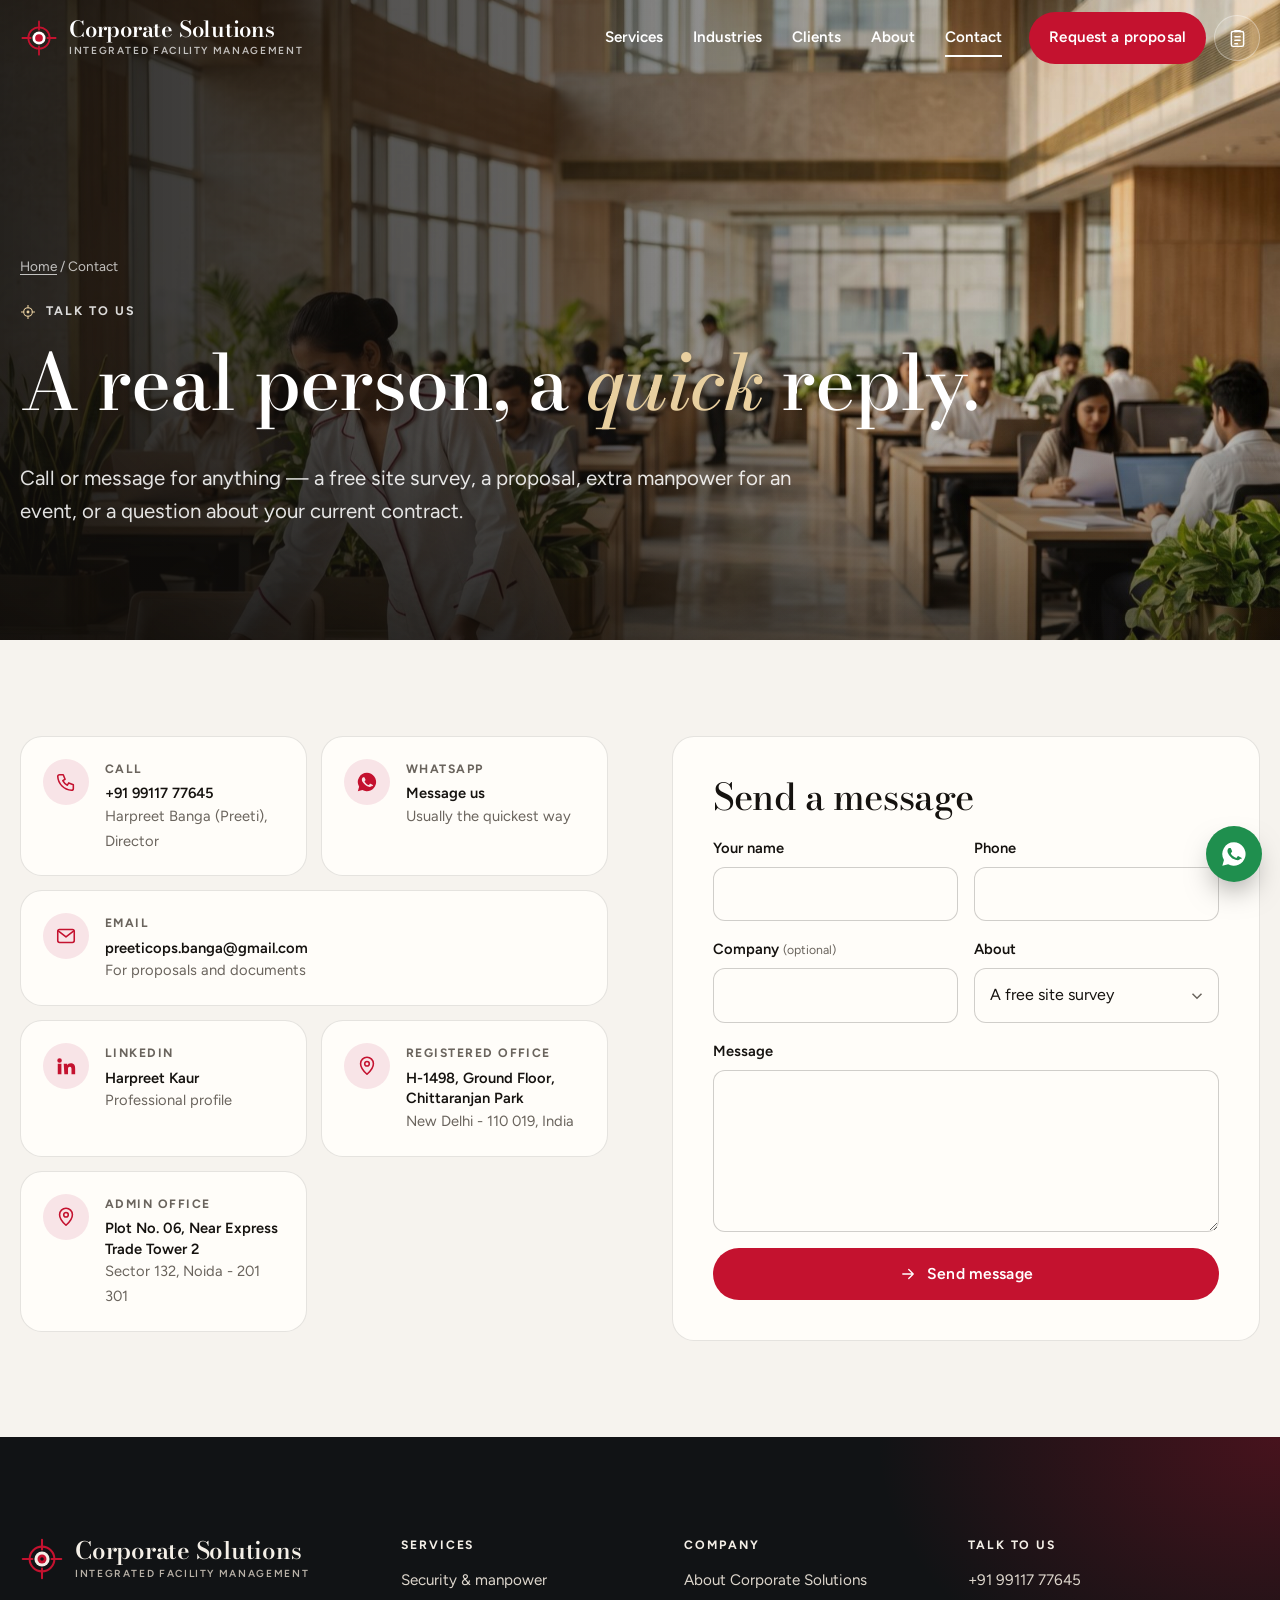
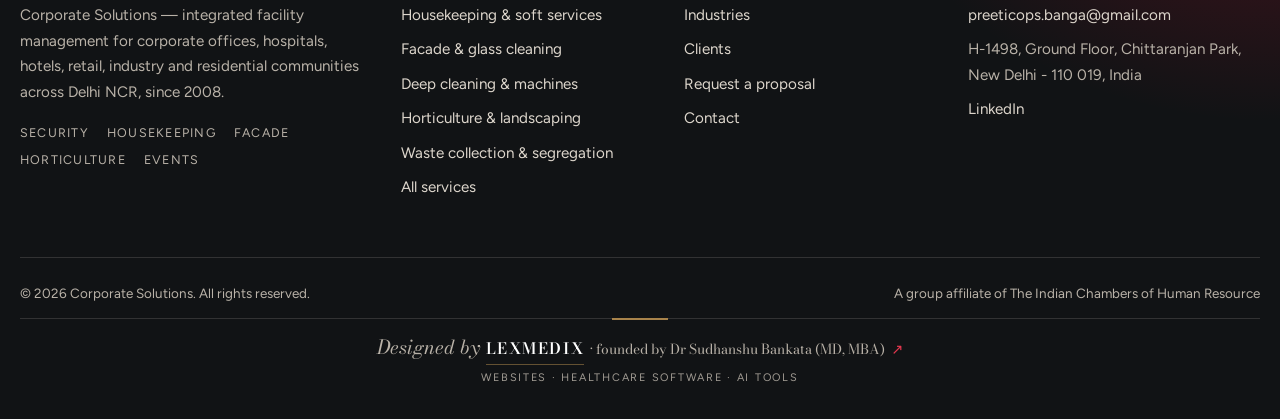
<file: contact/index.html>
<!doctype html>
<html lang="en-IN" data-root="../">
<head>
  <meta charset="utf-8">
  <meta name="viewport" content="width=device-width, initial-scale=1">
  <title>Contact — Corporate Solutions | Delhi NCR</title>
  <meta name="description" content="Call, WhatsApp or write to Corporate Solutions — registered office in Chittaranjan Park, New Delhi; admin office in Sector 132, Noida.">
  <meta name="theme-color" content="#111315">
  <meta property="og:type" content="website">
  <meta property="og:site_name" content="Corporate Solutions">
  <meta property="og:title" content="Contact — Corporate Solutions | Delhi NCR">
  <meta property="og:description" content="Call, WhatsApp or write to Corporate Solutions — registered office in Chittaranjan Park, New Delhi; admin office in Sector 132, Noida.">
  <meta property="og:image" content="https://harpreetbanga.in/assets/img/og-image.jpg?v=dccefe23">
  <meta property="og:url" content="https://harpreetbanga.in/contact/">
  <meta property="og:locale" content="en_IN">
  <meta name="twitter:card" content="summary_large_image">
  <link rel="canonical" href="https://harpreetbanga.in/contact/">
  <link rel="icon" type="image/svg+xml" href="../assets/img/favicon.svg">
  <link rel="icon" type="image/png" href="../assets/img/favicon.png">
  <link rel="apple-touch-icon" href="../assets/img/apple-touch-icon.png">
  <link rel="preload" href="../assets/fonts/bodoni-moda.woff2" as="font" type="font/woff2" crossorigin>
  <link rel="preload" href="../assets/fonts/figtree.woff2" as="font" type="font/woff2" crossorigin>
  <link rel="stylesheet" href="../assets/css/site.css?v=cd82e272">
  <script type="application/ld+json">{"@context": "https://schema.org", "@type": "LocalBusiness", "name": "Corporate Solutions", "url": "https://harpreetbanga.in/", "image": "https://harpreetbanga.in/assets/img/og-image.jpg?v=dccefe23", "telephone": "+91 99117 77645", "email": "preeticops.banga@gmail.com", "description": "Integrated facility management — security, housekeeping, facade cleaning, horticulture, pantry and event manpower — across Delhi NCR.", "foundingDate": "2008", "areaServed": "Delhi NCR", "address": {"@type": "PostalAddress", "streetAddress": "H-1498, Ground Floor, Chittaranjan Park", "addressLocality": "New Delhi", "postalCode": "110019", "addressCountry": "IN"}}</script>
</head>
<body class="over-photo">
<a class="skip" href="#main">Skip to content</a>
<div class="progress" aria-hidden="true"></div>
<!-- HEADER (same on every page; generated once, now edit each page) -->
<header class="site-header">
  <div class="wrap bar">
    <a class="brand" href="../" aria-label="Corporate Solutions, home"><svg class="mark" viewBox="0 0 64 64" aria-hidden="true" focusable="false"><circle class="mk-r" cx="32" cy="32" r="18" fill="none" stroke-width="3"/><circle class="mk-i" cx="32" cy="32" r="11"/><circle class="mk-d" cx="32" cy="32" r="6.5"/><circle class="mk-c" cx="32" cy="32" r="2.6"/><path class="mk-r" d="M32 4v14M32 46v14M4 32h14M46 32h14" stroke-width="3" stroke-linecap="round"/></svg><span class="wm"><b>Corporate Solutions</b><small>Integrated facility management</small></span></a>
    <div class="tools">
      <nav class="nav" id="site-nav" aria-label="Main"><a href="../services/">Services</a><a href="../industries/">Industries</a><a href="../clients/">Clients</a><a href="../about/">About</a><a href="../contact/" aria-current="page">Contact</a><a class="btn btn-red" href="../proposal/">Request a proposal</a></nav>
      <a class="icon-btn" href="../proposal/" aria-label="Your proposal request"><svg class="i" viewBox="0 0 24 24" fill="none" stroke="currentColor" stroke-width="1.7" stroke-linecap="round" stroke-linejoin="round" aria-hidden="true"><rect x="5" y="4" width="14" height="17" rx="2"/><path d="M9 4V3h6v1M9 10h6M9 14h6M9 18h3"/></svg><span class="count" data-req-count data-n="0">0</span></a>
      <button class="icon-btn menu-btn" type="button" aria-expanded="false" aria-controls="site-nav"><svg class="" viewBox="0 0 24 24" fill="none" stroke="currentColor" stroke-width="2" stroke-linecap="round" stroke-linejoin="round" aria-hidden="true"><path d="M4 7h16M4 12h16M4 17h10"/></svg><span class="sr-only">Open menu</span></button>
    </div>
  </div>
</header>
<main id="main">
<section class="page-head photo">
  <svg class="ret-bg" viewBox="0 0 200 200" fill="none" stroke="currentColor" aria-hidden="true"><circle cx="100" cy="100" r="62" stroke-width="1"/><circle cx="100" cy="100" r="38" stroke-width="1"/><circle cx="100" cy="100" r="14" stroke-width="1"/><path d="M100 4v52M100 144v52M4 100h52M144 100h52" stroke-width="1"/></svg>
  <div class="ph-bg" aria-hidden="true"><img src="../assets/img/x/office.jpg" alt="" width="1600" height="1067" fetchpriority="high"></div>
  <div class="wrap">
    <p class="crumbs"><a href="../">Home</a> / Contact</p>
    <p class="kicker"><svg class="ret" viewBox="0 0 24 24" fill="none" stroke="currentColor" stroke-width="1.6" aria-hidden="true"><circle cx="12" cy="12" r="6.5"/><circle cx="12" cy="12" r="2.2" fill="currentColor" stroke="none"/><path d="M12 1.5v5M12 17.5v5M1.5 12h5M17.5 12h5"/></svg> Talk to us</p>
    <h1>A real person, a <em>quick</em> reply.</h1>
    <p class="lede">Call or message for anything — a free site survey, a proposal, extra manpower for an event, or a question about your current contract.</p>
  </div>
</section>
<section class="section tight">
  <div class="wrap contact-grid">
    <div>
      <div class="ccards">
        <a class="ccard" data-show="phone" href="#" hidden><span class="ic"><svg class="i" viewBox="0 0 24 24" fill="none" stroke="currentColor" stroke-width="1.7" stroke-linecap="round" stroke-linejoin="round" aria-hidden="true"><path d="M5 4h4l2 5-2.5 1.5a11 11 0 0 0 5 5L15 13l5 2v4a2 2 0 0 1-2 2A16 16 0 0 1 3 6a2 2 0 0 1 2-2"/></svg></span><span><small>Call</small><b data-fill></b><span>Harpreet Banga (Preeti), Director</span></span></a>
        <a class="ccard" data-show="whatsapp" href="#" hidden><span class="ic"><svg viewBox="0 0 24 24" fill="currentColor" aria-hidden="true"><path d="M12 2a10 10 0 0 0-8.6 15.1L2 22l5-1.3A10 10 0 1 0 12 2zm5.3 14.1c-.2.6-1.3 1.2-1.8 1.2-.5.1-1 .2-3.3-.7-2.8-1.1-4.6-4-4.7-4.2-.1-.2-1.1-1.5-1.1-2.9s.7-2.1 1-2.4c.3-.3.6-.3.8-.3h.6c.2 0 .4 0 .6.5l.9 2.1c.1.2.1.4 0 .6l-.4.6-.4.5c-.1.2-.3.3-.1.6.2.3.8 1.3 1.7 2.1 1.2 1 2.1 1.3 2.4 1.5.3.1.5.1.7-.1l1-1.2c.2-.3.4-.2.7-.1l2 1c.3.1.5.2.5.3.1.2.1.7-.1 1.3z"/></svg></span><span><small>WhatsApp</small><b>Message us</b><span>Usually the quickest way</span></span></a>
        <a class="ccard" data-show="email" href="#" hidden style="grid-column:1/-1"><span class="ic"><svg class="i" viewBox="0 0 24 24" fill="none" stroke="currentColor" stroke-width="1.7" stroke-linecap="round" stroke-linejoin="round" aria-hidden="true"><rect x="3" y="5" width="18" height="14" rx="2"/><path d="M3.5 6.5l8.5 6.5 8.5-6.5"/></svg></span><span><small>Email</small><b data-fill style="overflow-wrap:anywhere"></b><span>For proposals and documents</span></span></a>
        <a class="ccard" data-show="linkedin" href="#" hidden><span class="ic"><svg viewBox="0 0 24 24" fill="currentColor" aria-hidden="true"><path d="M4.98 3.5a2.5 2.5 0 1 1 0 5 2.5 2.5 0 0 1 0-5zM3 9.5h4V21H3zM9.5 9.5h3.8v1.6h.1c.5-1 1.8-2 3.8-2 4 0 4.8 2.6 4.8 6V21h-4v-5.2c0-1.3 0-2.9-1.8-2.9s-2 1.4-2 2.8V21h-4z"/></svg></span><span><small>LinkedIn</small><b>Harpreet Kaur</b><span>Professional profile</span></span></a>
        <a class="ccard" href="https://www.google.com/maps/search/?api=1&amp;query=H-1498+Chittaranjan+Park+New+Delhi+110019" target="_blank" rel="noopener"><span class="ic"><svg class="i" viewBox="0 0 24 24" fill="none" stroke="currentColor" stroke-width="1.7" stroke-linecap="round" stroke-linejoin="round" aria-hidden="true"><path d="M12 21s-7-6.2-7-11.5a7 7 0 0 1 14 0C19 14.8 12 21 12 21z"/><circle cx="12" cy="9.5" r="2.5"/></svg></span><span><small>Registered Office</small><b>H-1498, Ground Floor, Chittaranjan Park</b><span>New Delhi - 110 019, India</span></span></a>
        <a class="ccard" href="https://www.google.com/maps/search/?api=1&amp;query=Express+Trade+Tower+2+Sector+132+Noida" target="_blank" rel="noopener"><span class="ic"><svg class="i" viewBox="0 0 24 24" fill="none" stroke="currentColor" stroke-width="1.7" stroke-linecap="round" stroke-linejoin="round" aria-hidden="true"><path d="M12 21s-7-6.2-7-11.5a7 7 0 0 1 14 0C19 14.8 12 21 12 21z"/><circle cx="12" cy="9.5" r="2.5"/></svg></span><span><small>Admin Office</small><b>Plot No. 06, Near Express Trade Tower 2</b><span>Sector 132, Noida - 201 301</span></span></a>
      </div>
      <div class="pay-card" data-show="payment" hidden style="margin-top:14px">
        <h2 class="h3" style="font-size:1.5rem;margin:0"><svg class="i" viewBox="0 0 24 24" fill="none" stroke="currentColor" stroke-width="1.7" stroke-linecap="round" stroke-linejoin="round" aria-hidden="true"><rect x="3" y="5.5" width="18" height="13" rx="2"/><path d="M3 10h18M7 15h4"/></svg> Make a payment</h2>
        <p class="fine" style="margin:0">Pay an invoice or an advance securely online. Please quote your invoice or reference number.</p>
        <p style="margin:0"><a class="btn btn-ink btn-sm" data-show="payment" href="#">Pay securely online <svg class="i" viewBox="0 0 24 24" fill="none" stroke="currentColor" stroke-width="1.7" stroke-linecap="round" stroke-linejoin="round" aria-hidden="true"><path d="M5 12h14M13 6l6 6-6 6"/></svg></a></p>
        <p class="fine" data-show="bank" hidden style="margin:0">Bank transfer: <b data-fill></b></p>
      </div>
    </div>
    <div class="formcard">
      <h2 style="font-size:clamp(1.7rem,3vw,2.3rem)">Send a message</h2>
      <form class="form" id="contact-form" novalidate>
        <div class="row">
          <div class="field"><label for="c-name">Your name</label><input id="c-name" name="name" autocomplete="name" required><span class="err">Please add your name</span></div>
          <div class="field"><label for="c-phone">Phone</label><input id="c-phone" name="phone" type="tel" autocomplete="tel" required><span class="err">Please add a phone number</span></div>
        </div>
        <div class="row">
          <div class="field"><label for="c-co">Company <small>(optional)</small></label><input id="c-co" name="company" autocomplete="organization"></div>
          <div class="field"><label for="c-topic">About</label><select id="c-topic" name="topic"><option>A free site survey</option><option>A proposal or quotation</option><option>Event manpower</option><option>An existing contract</option><option>Working at Corporate Solutions</option><option>Something else</option></select></div>
        </div>
        <div class="field"><label for="c-msg">Message</label><textarea id="c-msg" name="message" rows="5" required></textarea><span class="err">Please write a short message</span></div>
        <button class="btn btn-red" type="submit"><svg class="i" viewBox="0 0 24 24" fill="none" stroke="currentColor" stroke-width="1.7" stroke-linecap="round" stroke-linejoin="round" aria-hidden="true"><path d="M5 12h14M13 6l6 6-6 6"/></svg> Send message</button>
      </form>
    </div>
  </div>
</section></main>
<footer class="site-footer">
  <div class="wrap">
    <div class="fgrid">
      <div>
        <p class="logo brand"><svg class="mark" viewBox="0 0 64 64" aria-hidden="true" focusable="false"><circle class="mk-r" cx="32" cy="32" r="18" fill="none" stroke-width="3"/><circle class="mk-i" cx="32" cy="32" r="11"/><circle class="mk-d" cx="32" cy="32" r="6.5"/><circle class="mk-c" cx="32" cy="32" r="2.6"/><path class="mk-r" d="M32 4v14M32 46v14M4 32h14M46 32h14" stroke-width="3" stroke-linecap="round"/></svg><span class="wm"><b>Corporate Solutions</b><small>Integrated facility management</small></span></p>
        <p>Corporate Solutions — integrated facility management for corporate offices, hospitals, hotels, retail, industry and residential communities across Delhi NCR, since 2008.</p>
        <p class="fstrip"><span>Security</span><span>Housekeeping</span><span>Facade</span><span>Horticulture</span><span>Events</span></p>
      </div>
      <div><h2 class="fh">Services</h2><ul class="flinks"><li><a href="../services/#security">Security & manpower</a></li><li><a href="../services/#housekeeping">Housekeeping & soft services</a></li><li><a href="../services/#facade">Facade & glass cleaning</a></li><li><a href="../services/#deepcleaning">Deep cleaning & machines</a></li><li><a href="../services/#horticulture">Horticulture & landscaping</a></li><li><a href="../services/#waste">Waste collection & segregation</a></li><li><a href="../services/">All services</a></li></ul></div>
      <div><h2 class="fh">Company</h2><ul class="flinks"><li><a href="../about/">About Corporate Solutions</a></li><li><a href="../industries/">Industries</a></li><li><a href="../clients/">Clients</a></li><li><a href="../proposal/">Request a proposal</a></li><li><a href="../contact/">Contact</a></li></ul></div>
      <div><h2 class="fh">Talk to us</h2><ul class="flinks">
        <li data-show="phone" hidden><a data-show="phone" href="#"><span data-fill>+91 99117 77645</span></a></li>
        <li data-show="email" hidden><a data-show="email" href="#"><span data-fill></span></a></li>
        <li>H-1498, Ground Floor, Chittaranjan Park, New Delhi - 110 019, India</li>
        <li data-show="linkedin" hidden><a data-show="linkedin" href="#">LinkedIn</a></li>
      </ul></div>
    </div>
    <div class="fbase"><span>© <span data-year>2026</span> Corporate Solutions. All rights reserved.</span><span>A group affiliate of The Indian Chambers of Human Resource</span></div>
  <div class="made-by"><a class="mb" href="https://lexmedix.in/services/" target="_blank" rel="noopener"><span class="mb-main"><span class="mb-pre">Designed by</span> <span class="mb-name">Lexmedix</span> <span class="mb-cred"><span class="mb-dot" aria-hidden="true">&middot; </span><span class="mb-sr">, </span>founded by Dr Sudhanshu Bankata (MD, MBA)</span><span class="mb-arrow" aria-hidden="true">&#8599;</span></span><span class="mb-sr">, </span><span class="mb-sub">Websites &middot; Healthcare software &middot; AI tools</span><span class="mb-sr"> (opens in a new tab)</span></a></div>
</div>
</footer>
<a class="wa" data-show="whatsapp" href="#" hidden aria-label="Chat with Corporate Solutions on WhatsApp"><svg viewBox="0 0 24 24" fill="currentColor" aria-hidden="true"><path d="M12 2a10 10 0 0 0-8.6 15.1L2 22l5-1.3A10 10 0 1 0 12 2zm5.3 14.1c-.2.6-1.3 1.2-1.8 1.2-.5.1-1 .2-3.3-.7-2.8-1.1-4.6-4-4.7-4.2-.1-.2-1.1-1.5-1.1-2.9s.7-2.1 1-2.4c.3-.3.6-.3.8-.3h.6c.2 0 .4 0 .6.5l.9 2.1c.1.2.1.4 0 .6l-.4.6-.4.5c-.1.2-.3.3-.1.6.2.3.8 1.3 1.7 2.1 1.2 1 2.1 1.3 2.4 1.5.3.1.5.1.7-.1l1-1.2c.2-.3.4-.2.7-.1l2 1c.3.1.5.2.5.3.1.2.1.7-.1 1.3z"/></svg></a>
<button class="to-top" type="button" aria-label="Back to top"><svg class="i" viewBox="0 0 24 24" fill="none" stroke="currentColor" stroke-width="1.7" stroke-linecap="round" stroke-linejoin="round" aria-hidden="true"><path d="M12 19V5M6 11l6-6 6 6"/></svg></button>
<!-- SEND (proposal requests + messages) -->
<dialog class="modal" id="send" aria-label="Send to Corporate Solutions">
  <button class="icon-btn x" type="button" data-close aria-label="Close"><svg class="i" viewBox="0 0 24 24" fill="none" stroke="currentColor" stroke-width="1.7" stroke-linecap="round" stroke-linejoin="round" aria-hidden="true"><path d="M6 6l12 12M18 6L6 18"/></svg></button>
  <div class="send">
    <h2>Send your request</h2>
    <p class="fine">This is exactly what Corporate Solutions will receive. Choose how you would like to send it.</p>
    <pre class="msg-box"></pre>
    <div class="cta-row"><a class="btn wa-green" data-send="whatsapp" href="#" hidden><svg viewBox="0 0 24 24" fill="currentColor" aria-hidden="true"><path d="M12 2a10 10 0 0 0-8.6 15.1L2 22l5-1.3A10 10 0 1 0 12 2zm5.3 14.1c-.2.6-1.3 1.2-1.8 1.2-.5.1-1 .2-3.3-.7-2.8-1.1-4.6-4-4.7-4.2-.1-.2-1.1-1.5-1.1-2.9s.7-2.1 1-2.4c.3-.3.6-.3.8-.3h.6c.2 0 .4 0 .6.5l.9 2.1c.1.2.1.4 0 .6l-.4.6-.4.5c-.1.2-.3.3-.1.6.2.3.8 1.3 1.7 2.1 1.2 1 2.1 1.3 2.4 1.5.3.1.5.1.7-.1l1-1.2c.2-.3.4-.2.7-.1l2 1c.3.1.5.2.5.3.1.2.1.7-.1 1.3z"/></svg> Send on WhatsApp</a><a class="btn btn-red" data-send="email" href="#" hidden><svg class="i" viewBox="0 0 24 24" fill="none" stroke="currentColor" stroke-width="1.7" stroke-linecap="round" stroke-linejoin="round" aria-hidden="true"><rect x="3" y="5" width="18" height="14" rx="2"/><path d="M3.5 6.5l8.5 6.5 8.5-6.5"/></svg> Send by email</a><a class="btn btn-red" data-send="form" href="#" hidden><svg class="i" viewBox="0 0 24 24" fill="none" stroke="currentColor" stroke-width="1.7" stroke-linecap="round" stroke-linejoin="round" aria-hidden="true"><rect x="5" y="4" width="14" height="17" rx="2"/><path d="M9 4V3h6v1M9 10h6M9 14h6M9 18h3"/></svg> Open form</a><button class="btn btn-line" type="button" data-copy>Copy details</button></div>
    <p class="holding" data-soon style="margin-top:16px">Online requests open very soon. Copy your details for now and call us — WhatsApp and email buttons will appear here as soon as they are set up.</p>
  </div>
</dialog>
<script src="../assets/js/site.js?v=e8ffce29" defer></script>
</body>
</html>
</file>
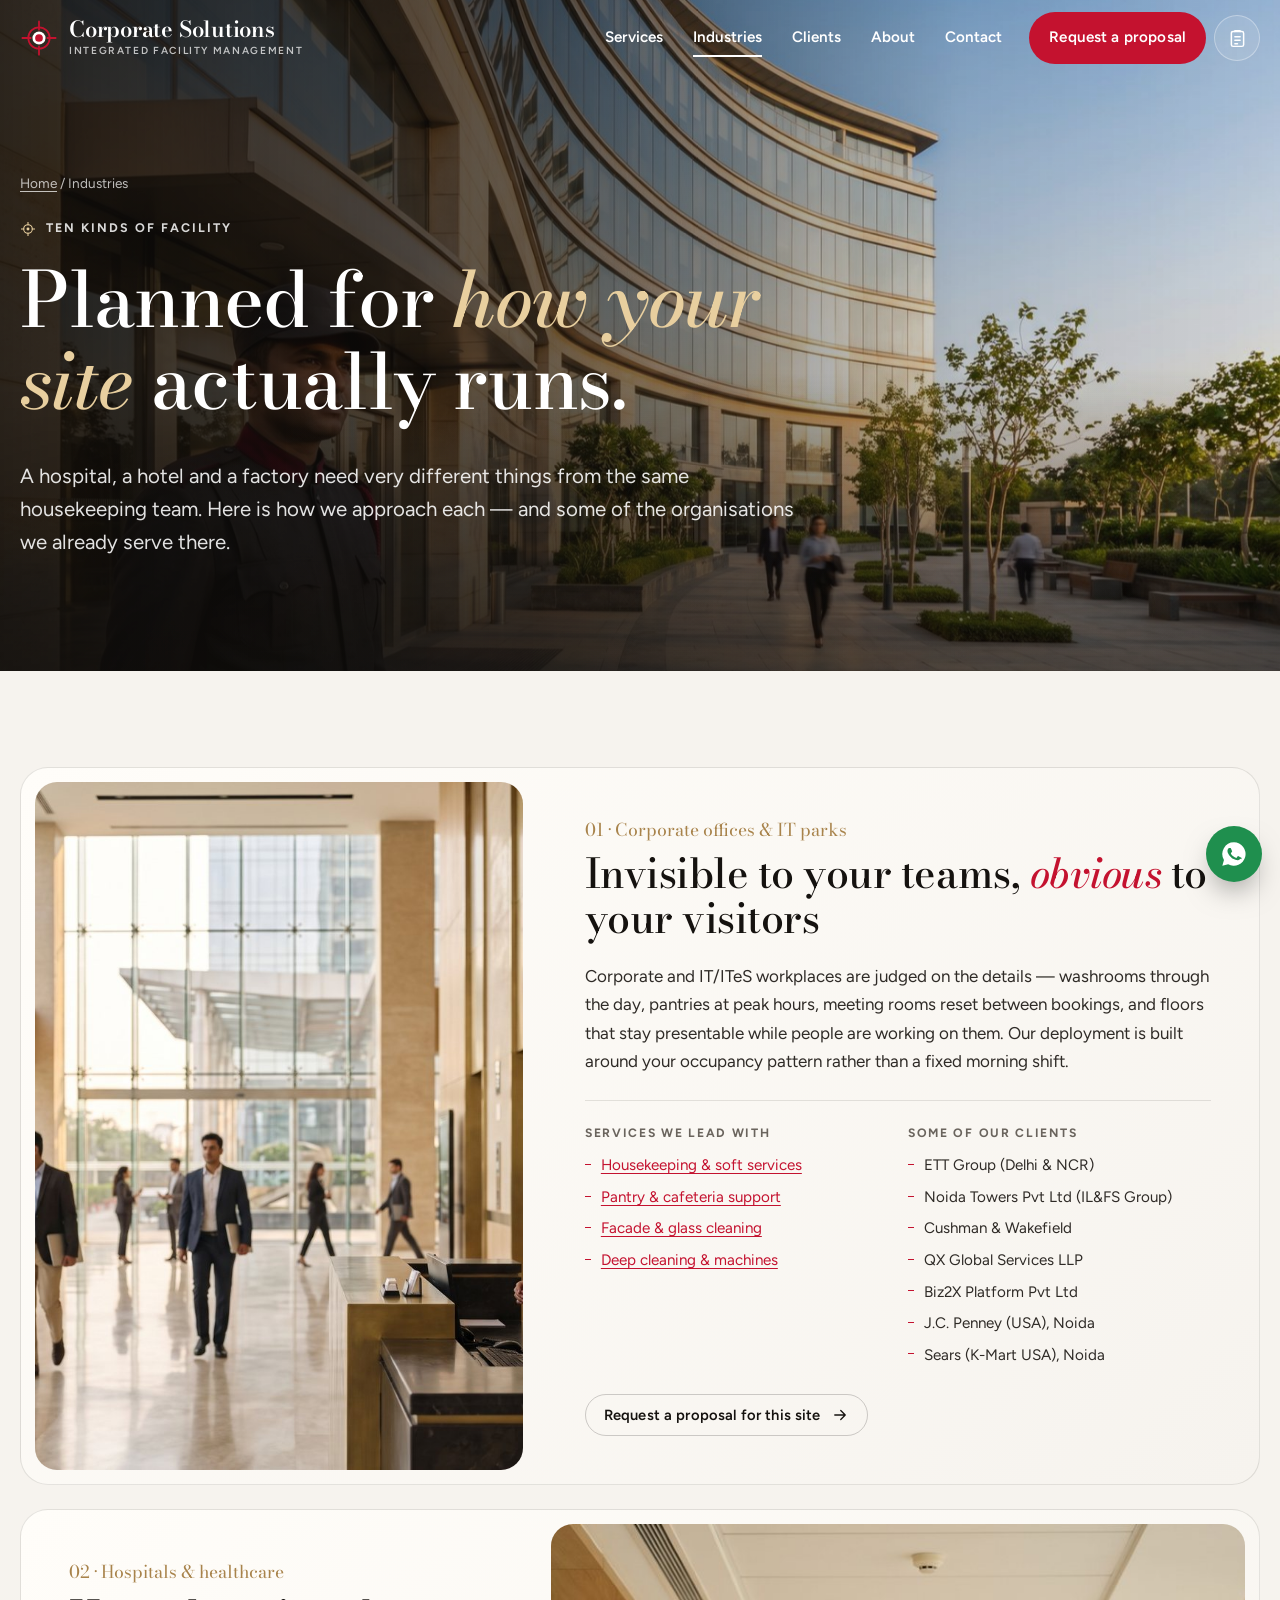
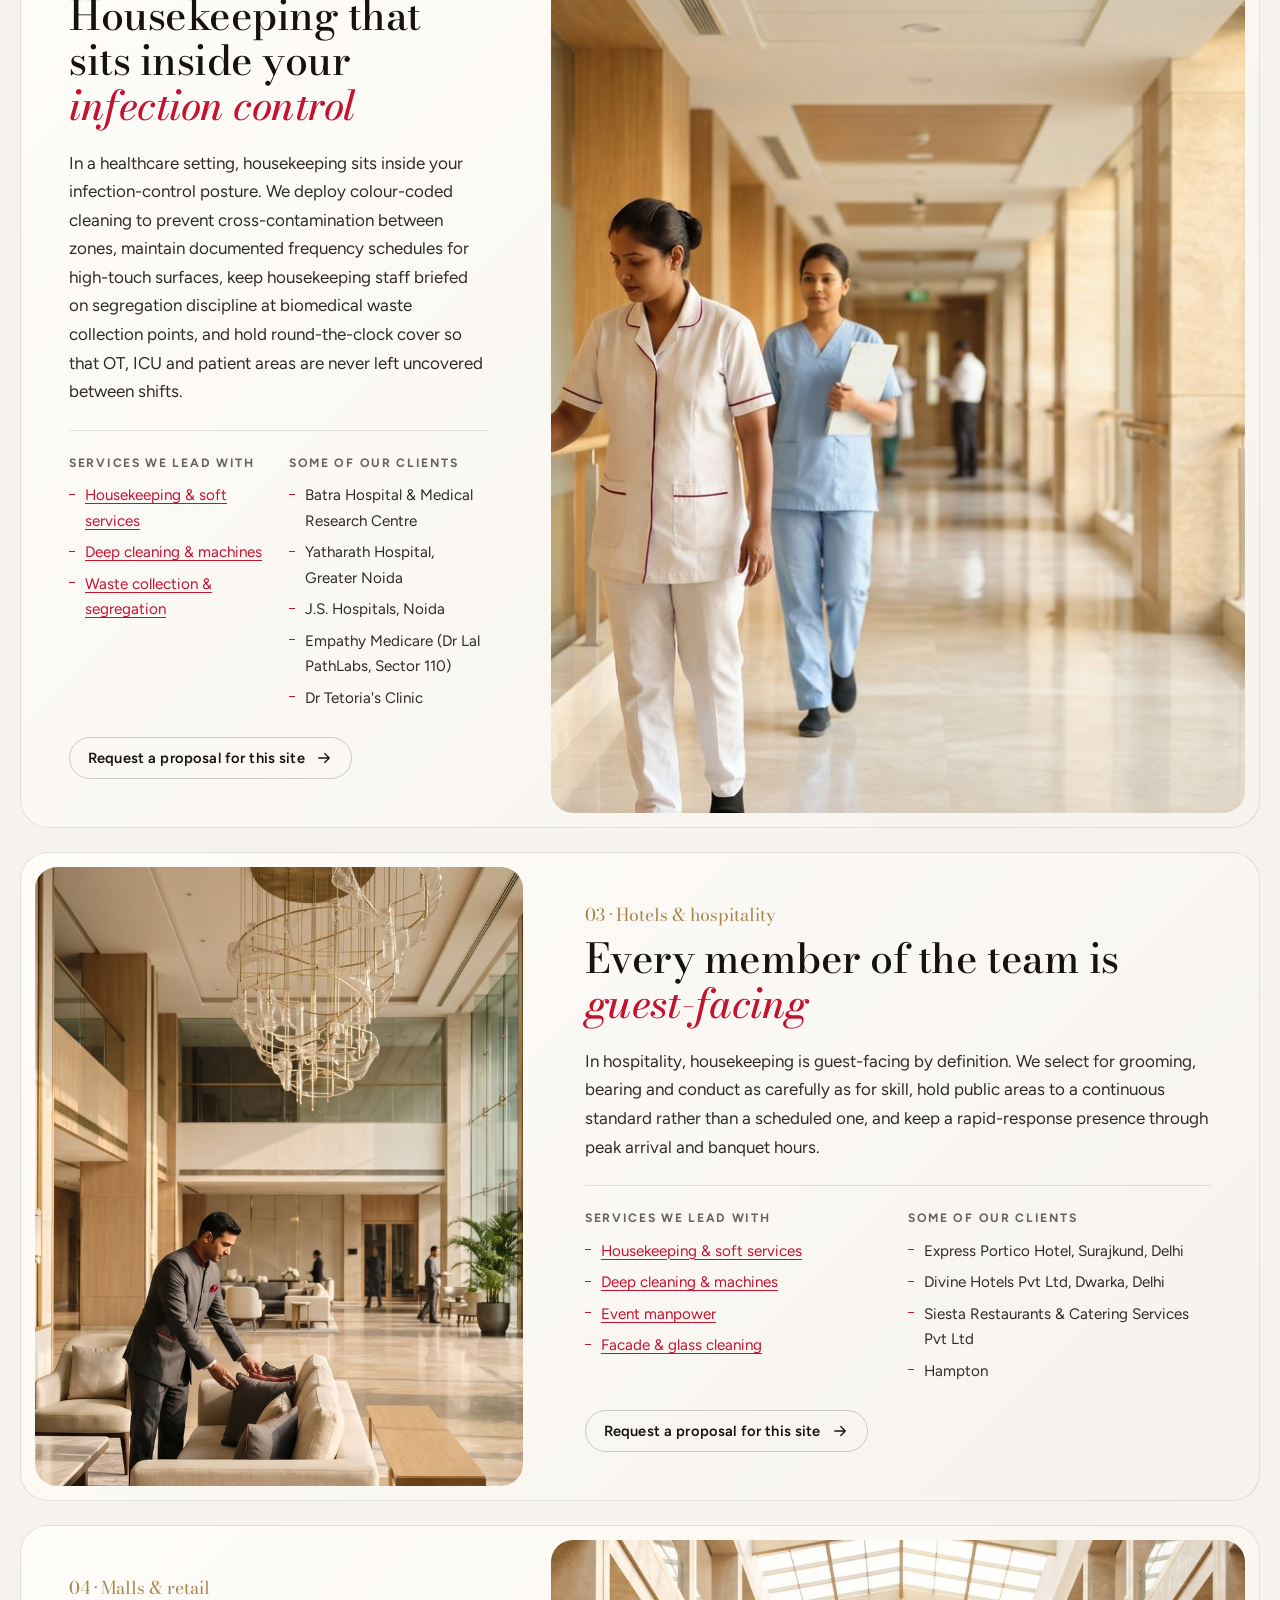
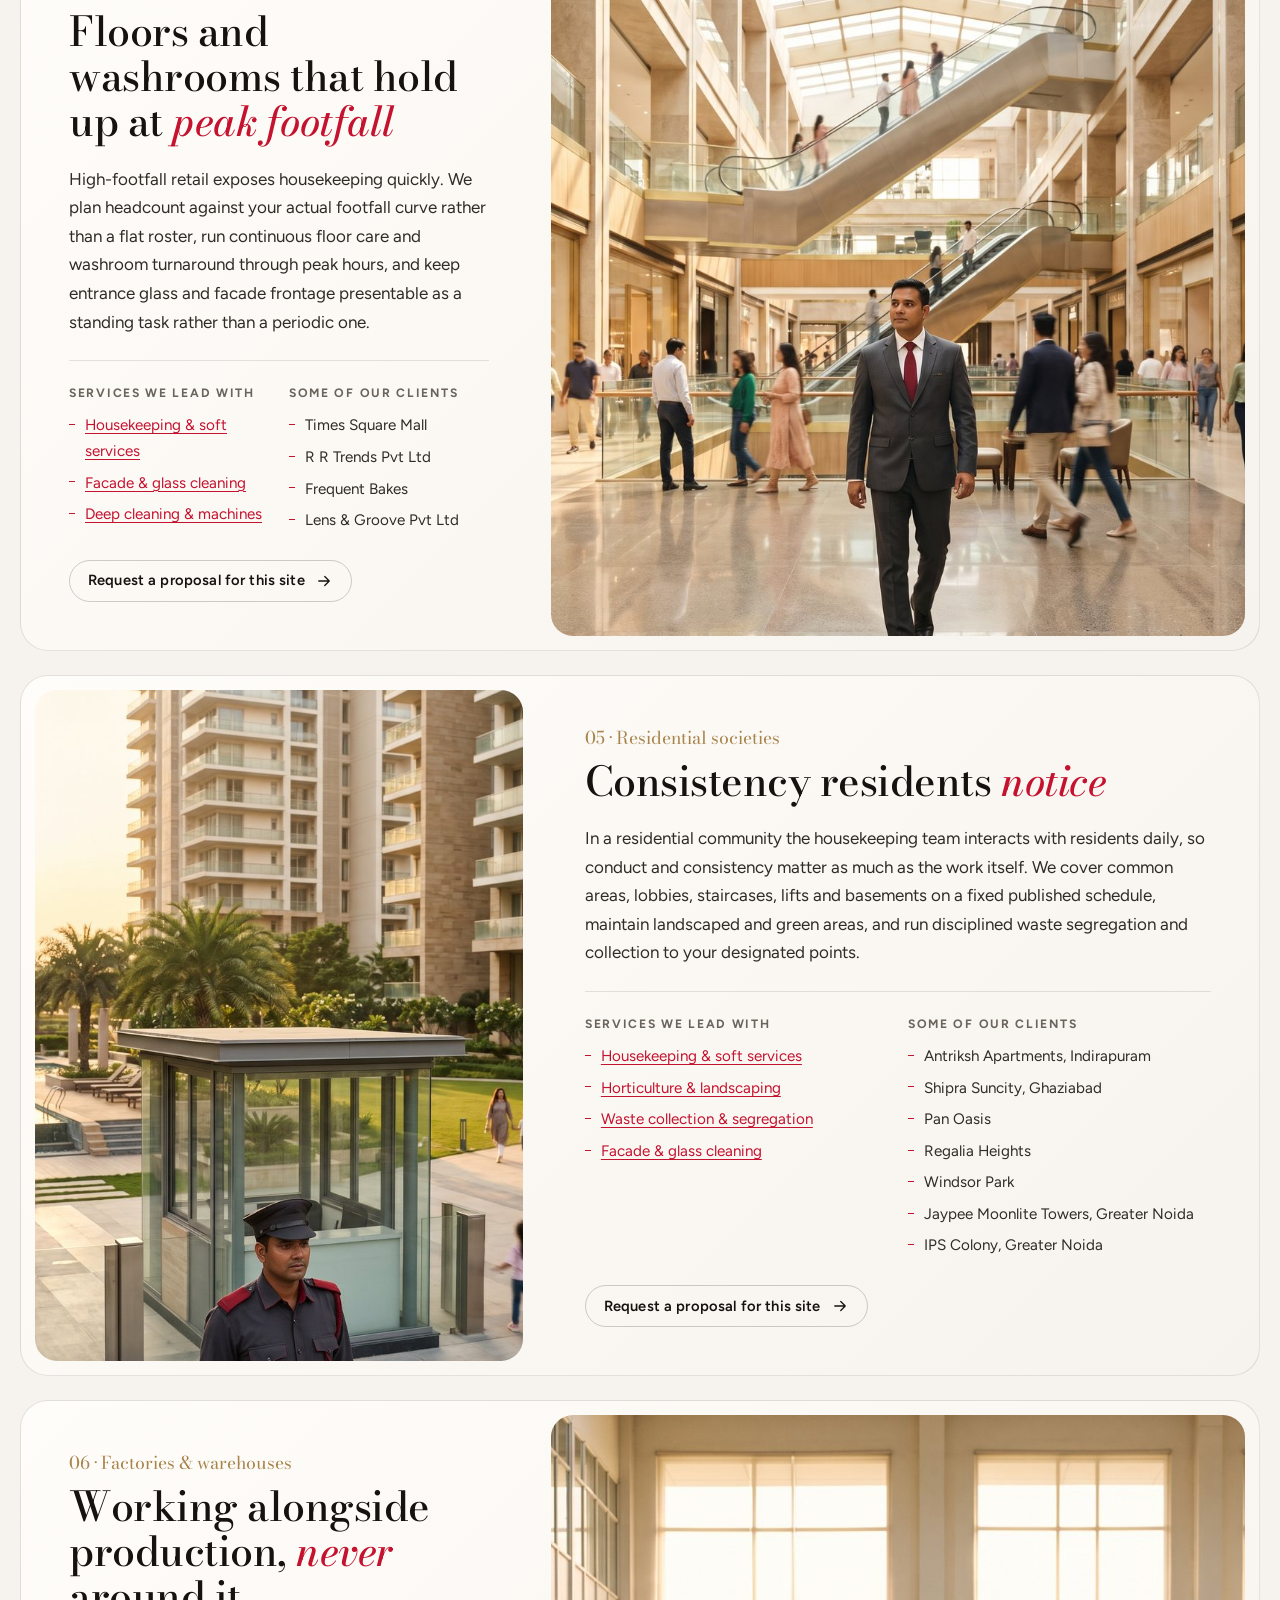
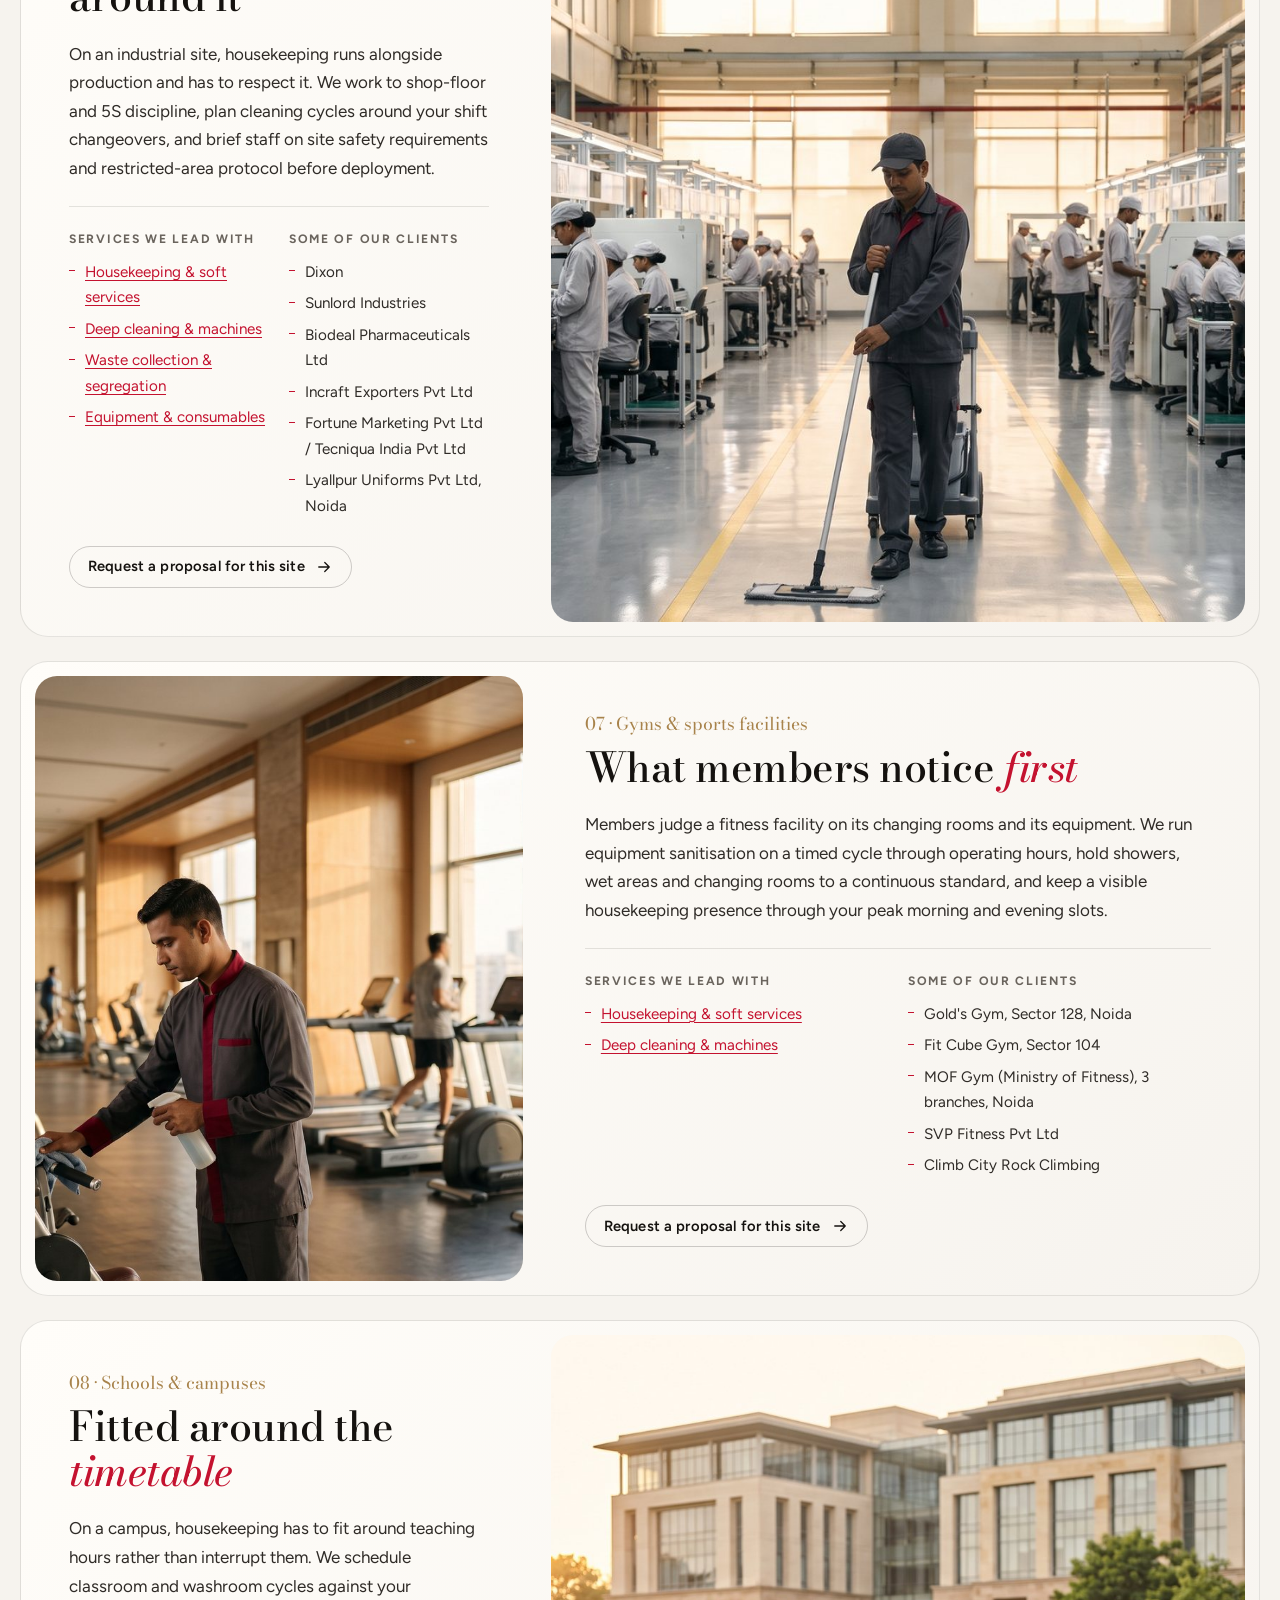
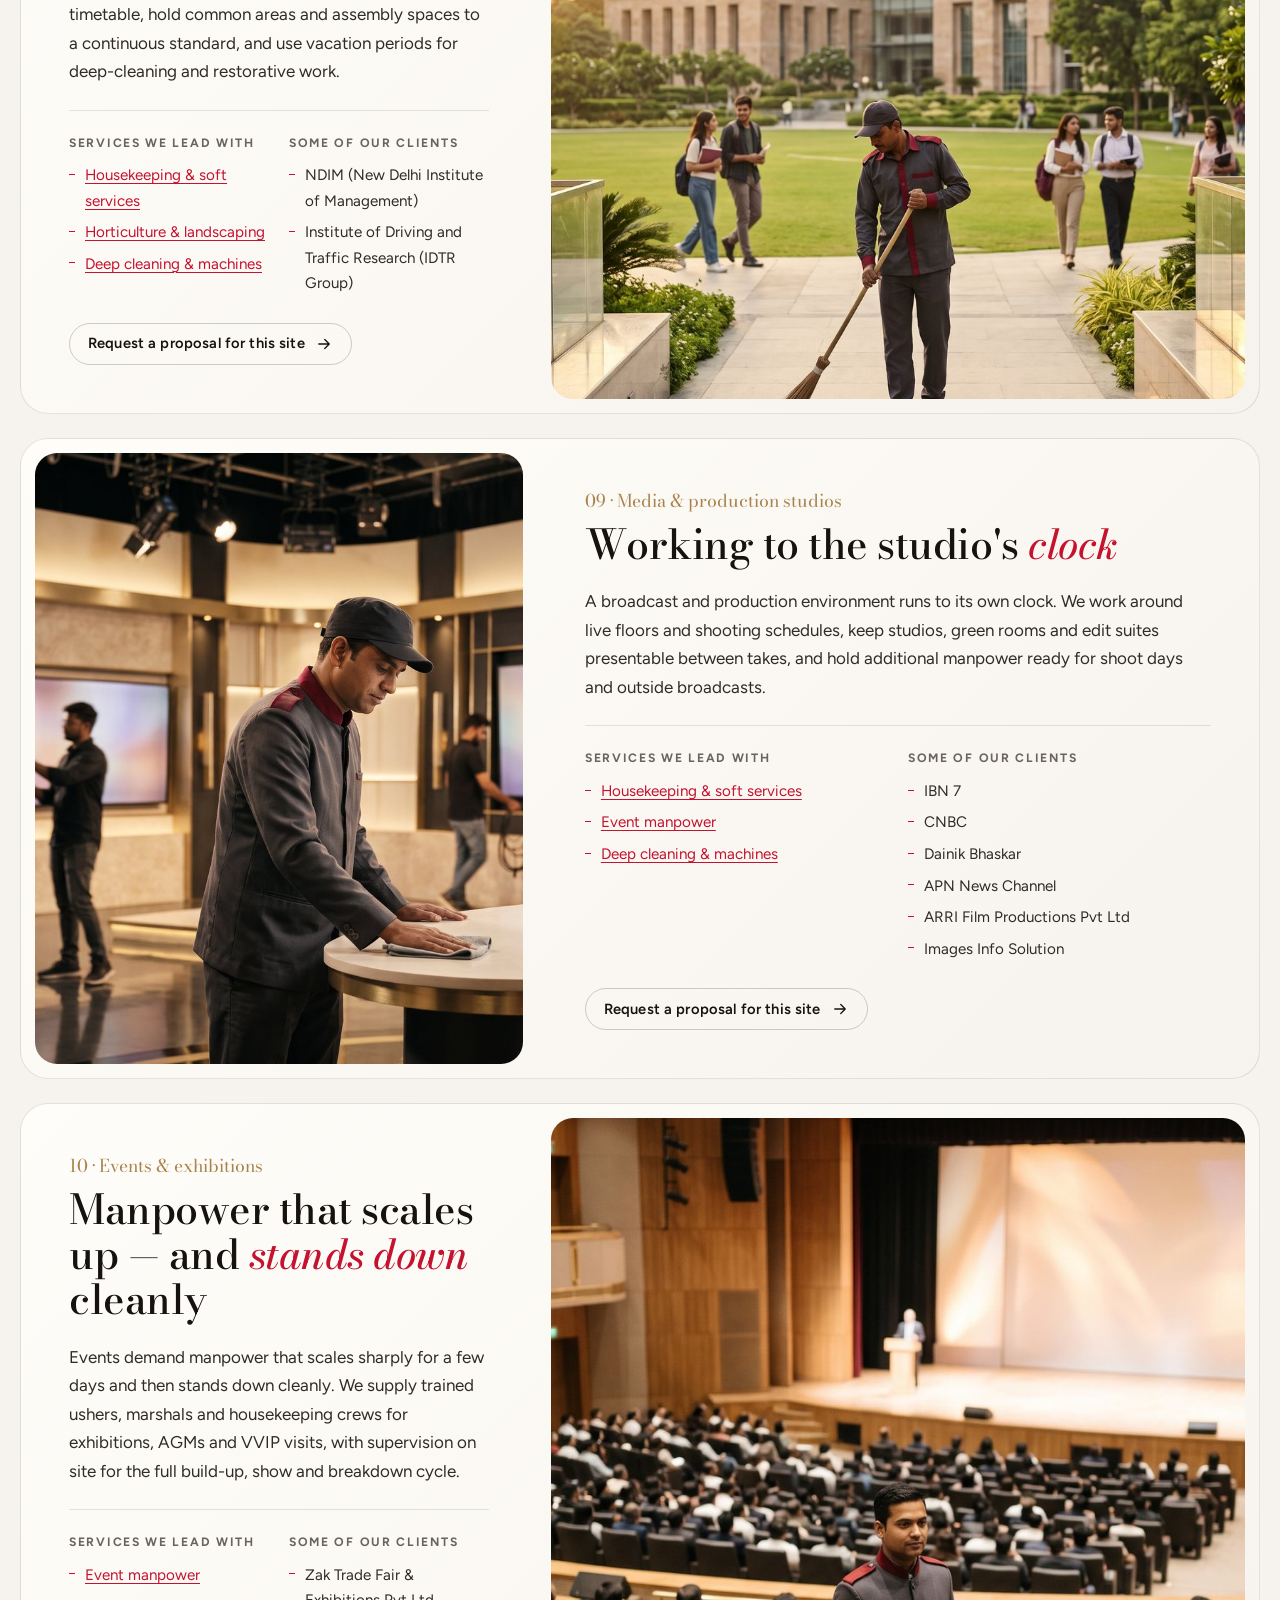
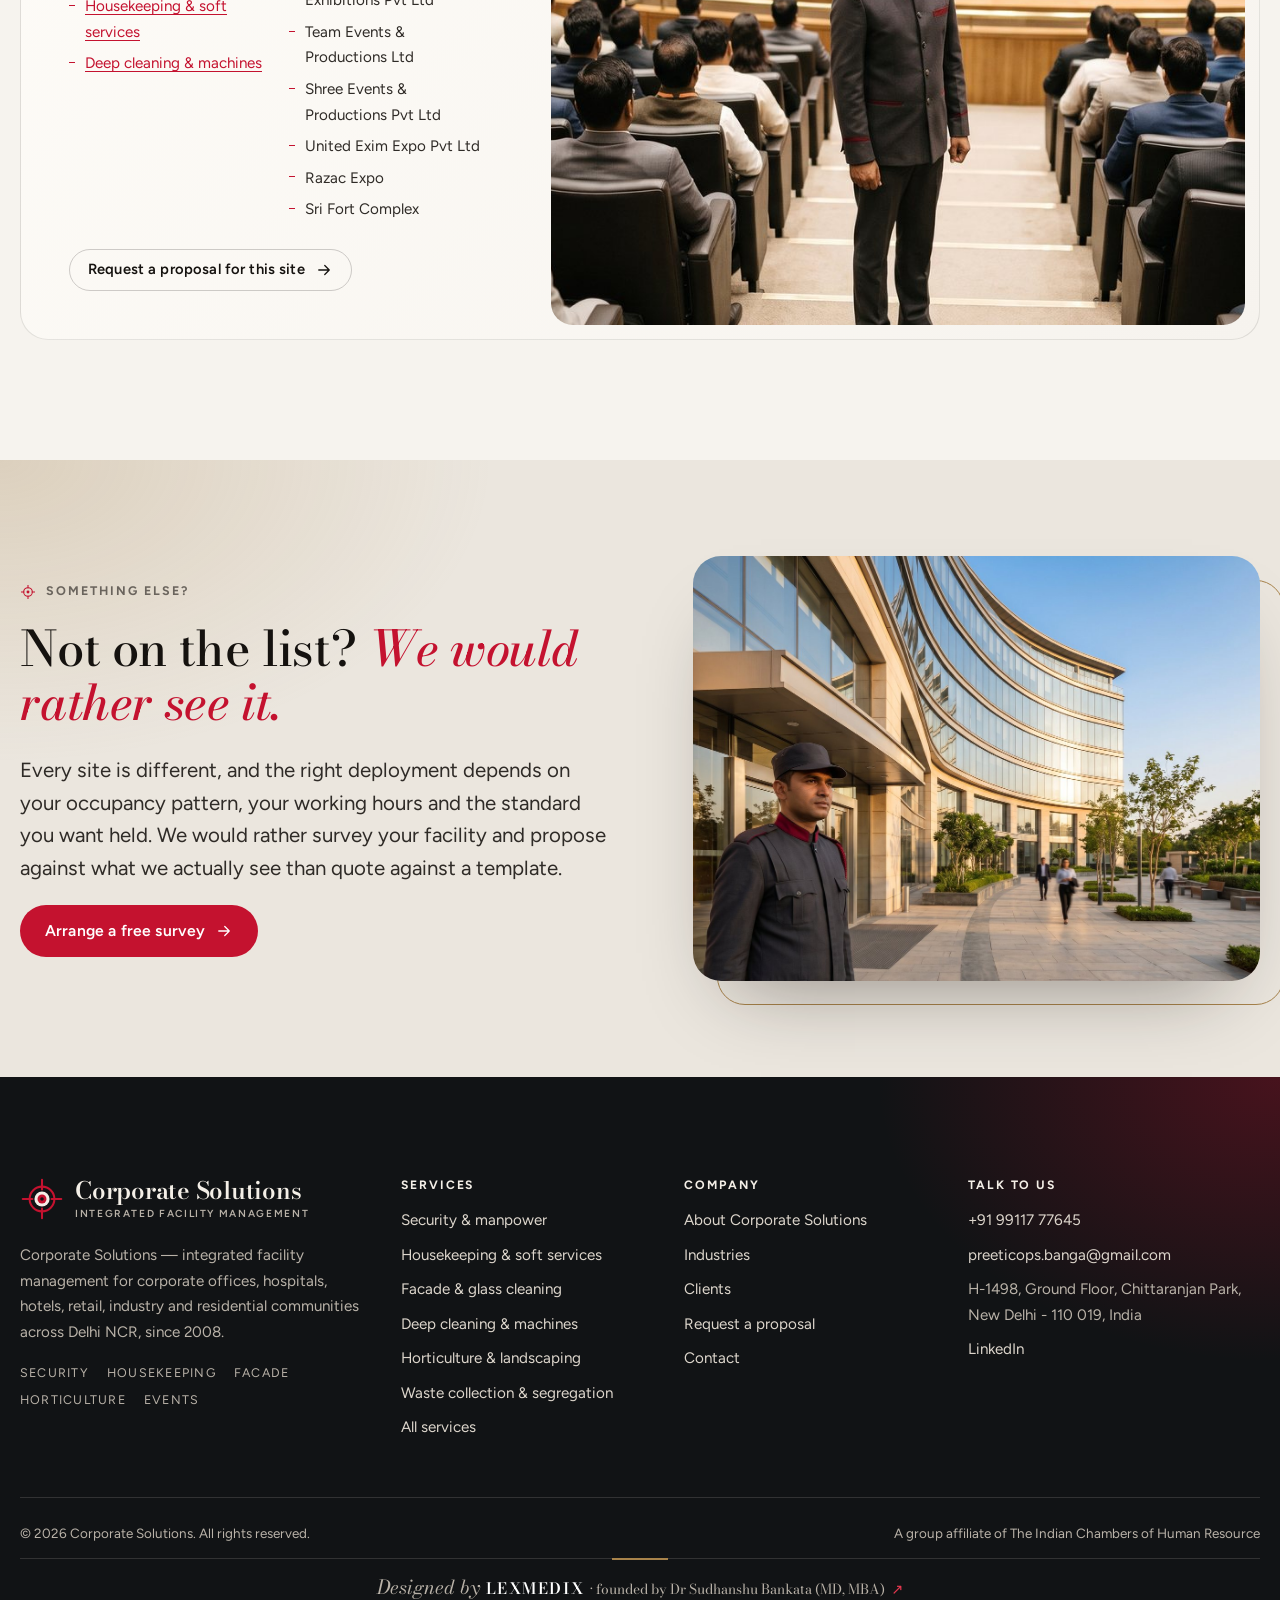
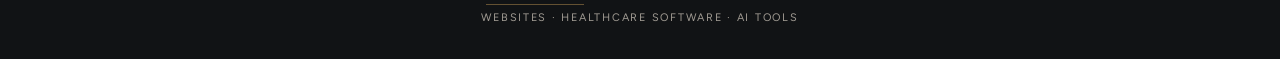
<file: industries/index.html>
<!doctype html>
<html lang="en-IN" data-root="../">
<head>
  <meta charset="utf-8">
  <meta name="viewport" content="width=device-width, initial-scale=1">
  <title>Industries — Corporate Solutions | Facility management for every kind of site</title>
  <meta name="description" content="How Corporate Solutions plans security and housekeeping for corporate offices, hospitals, hotels, malls, residential societies, factories, gyms, campuses, studios and events across Delhi NCR.">
  <meta name="theme-color" content="#111315">
  <meta property="og:type" content="website">
  <meta property="og:site_name" content="Corporate Solutions">
  <meta property="og:title" content="Industries — Corporate Solutions | Facility management for every kind of site">
  <meta property="og:description" content="How Corporate Solutions plans security and housekeeping for corporate offices, hospitals, hotels, malls, residential societies, factories, gyms, campuses, studios and events across Delhi NCR.">
  <meta property="og:image" content="https://harpreetbanga.in/assets/img/og-image.jpg?v=dccefe23">
  <meta property="og:url" content="https://harpreetbanga.in/industries/">
  <meta property="og:locale" content="en_IN">
  <meta name="twitter:card" content="summary_large_image">
  <link rel="canonical" href="https://harpreetbanga.in/industries/">
  <link rel="icon" type="image/svg+xml" href="../assets/img/favicon.svg">
  <link rel="icon" type="image/png" href="../assets/img/favicon.png">
  <link rel="apple-touch-icon" href="../assets/img/apple-touch-icon.png">
  <link rel="preload" href="../assets/fonts/bodoni-moda.woff2" as="font" type="font/woff2" crossorigin>
  <link rel="preload" href="../assets/fonts/figtree.woff2" as="font" type="font/woff2" crossorigin>
  <link rel="stylesheet" href="../assets/css/site.css?v=cd82e272">
  <script type="application/ld+json">{"@context": "https://schema.org", "@type": "LocalBusiness", "name": "Corporate Solutions", "url": "https://harpreetbanga.in/", "image": "https://harpreetbanga.in/assets/img/og-image.jpg?v=dccefe23", "telephone": "+91 99117 77645", "email": "preeticops.banga@gmail.com", "description": "Integrated facility management — security, housekeeping, facade cleaning, horticulture, pantry and event manpower — across Delhi NCR.", "foundingDate": "2008", "areaServed": "Delhi NCR", "address": {"@type": "PostalAddress", "streetAddress": "H-1498, Ground Floor, Chittaranjan Park", "addressLocality": "New Delhi", "postalCode": "110019", "addressCountry": "IN"}}</script>
</head>
<body class="over-photo">
<a class="skip" href="#main">Skip to content</a>
<div class="progress" aria-hidden="true"></div>
<!-- HEADER (same on every page; generated once, now edit each page) -->
<header class="site-header">
  <div class="wrap bar">
    <a class="brand" href="../" aria-label="Corporate Solutions, home"><svg class="mark" viewBox="0 0 64 64" aria-hidden="true" focusable="false"><circle class="mk-r" cx="32" cy="32" r="18" fill="none" stroke-width="3"/><circle class="mk-i" cx="32" cy="32" r="11"/><circle class="mk-d" cx="32" cy="32" r="6.5"/><circle class="mk-c" cx="32" cy="32" r="2.6"/><path class="mk-r" d="M32 4v14M32 46v14M4 32h14M46 32h14" stroke-width="3" stroke-linecap="round"/></svg><span class="wm"><b>Corporate Solutions</b><small>Integrated facility management</small></span></a>
    <div class="tools">
      <nav class="nav" id="site-nav" aria-label="Main"><a href="../services/">Services</a><a href="../industries/" aria-current="page">Industries</a><a href="../clients/">Clients</a><a href="../about/">About</a><a href="../contact/">Contact</a><a class="btn btn-red" href="../proposal/">Request a proposal</a></nav>
      <a class="icon-btn" href="../proposal/" aria-label="Your proposal request"><svg class="i" viewBox="0 0 24 24" fill="none" stroke="currentColor" stroke-width="1.7" stroke-linecap="round" stroke-linejoin="round" aria-hidden="true"><rect x="5" y="4" width="14" height="17" rx="2"/><path d="M9 4V3h6v1M9 10h6M9 14h6M9 18h3"/></svg><span class="count" data-req-count data-n="0">0</span></a>
      <button class="icon-btn menu-btn" type="button" aria-expanded="false" aria-controls="site-nav"><svg class="" viewBox="0 0 24 24" fill="none" stroke="currentColor" stroke-width="2" stroke-linecap="round" stroke-linejoin="round" aria-hidden="true"><path d="M4 7h16M4 12h16M4 17h10"/></svg><span class="sr-only">Open menu</span></button>
    </div>
  </div>
</header>
<main id="main">
<section class="page-head photo">
  <svg class="ret-bg" viewBox="0 0 200 200" fill="none" stroke="currentColor" aria-hidden="true"><circle cx="100" cy="100" r="62" stroke-width="1"/><circle cx="100" cy="100" r="38" stroke-width="1"/><circle cx="100" cy="100" r="14" stroke-width="1"/><path d="M100 4v52M100 144v52M4 100h52M144 100h52" stroke-width="1"/></svg>
  <div class="ph-bg" aria-hidden="true"><img src="../assets/img/sec/general.jpg" alt="" width="1400" height="933" fetchpriority="high"></div>
  <div class="wrap">
    <p class="crumbs"><a href="../">Home</a> / Industries</p>
    <p class="kicker"><svg class="ret" viewBox="0 0 24 24" fill="none" stroke="currentColor" stroke-width="1.6" aria-hidden="true"><circle cx="12" cy="12" r="6.5"/><circle cx="12" cy="12" r="2.2" fill="currentColor" stroke="none"/><path d="M12 1.5v5M12 17.5v5M1.5 12h5M17.5 12h5"/></svg> Ten kinds of facility</p>
    <h1>Planned for <em>how your site</em> actually runs.</h1>
    <p class="lede">A hospital, a hotel and a factory need very different things from the same housekeeping team. Here is how we approach each — and some of the organisations we already serve there.</p>
  </div>
</section><section class="section tight"><div class="wrap">
  <article class="irow rv" id="corporate">
    <div class="ph"><img src="../assets/img/sec/corporate.jpg" alt="A marble reception lobby in a modern office tower" width="1400" height="933" loading="eager"></div>
    <div class="bd">
      <span class="n">01 · Corporate offices & IT parks</span>
      <h2>Invisible to your teams, <em>obvious</em> to your visitors</h2>
      <p>Corporate and IT/ITeS workplaces are judged on the details — washrooms through the day, pantries at peak hours, meeting rooms reset between bookings, and floors that stay presentable while people are working on them. Our deployment is built around your occupancy pattern rather than a fixed morning shift.</p>
      <div class="meta">
        <div><small>Services we lead with</small><ul class="plain"><li><a href="../services/#housekeeping">Housekeeping & soft services</a></li><li><a href="../services/#pantry">Pantry & cafeteria support</a></li><li><a href="../services/#facade">Facade & glass cleaning</a></li><li><a href="../services/#deepcleaning">Deep cleaning & machines</a></li></ul></div>
        <div><small>Some of our clients</small><ul class="plain"><li>ETT Group (Delhi &amp; NCR)</li><li>Noida Towers Pvt Ltd (IL&amp;FS Group)</li><li>Cushman &amp; Wakefield</li><li>QX Global Services LLP</li><li>Biz2X Platform Pvt Ltd</li><li>J.C. Penney (USA), Noida</li><li>Sears (K-Mart USA), Noida</li></ul></div>
      </div>
      <a class="btn btn-line btn-sm" href="../proposal/?sector=corporate">Request a proposal for this site <svg class="i" viewBox="0 0 24 24" fill="none" stroke="currentColor" stroke-width="1.7" stroke-linecap="round" stroke-linejoin="round" aria-hidden="true"><path d="M5 12h14M13 6l6 6-6 6"/></svg></a>
    </div>
  </article>
  <article class="irow rv" id="hospital">
    <div class="ph"><img src="../assets/img/sec/hospital.jpg" alt="A clean, bright hospital corridor with waiting benches" width="1400" height="933" loading="eager"></div>
    <div class="bd">
      <span class="n">02 · Hospitals & healthcare</span>
      <h2>Housekeeping that sits inside your <em>infection control</em></h2>
      <p>In a healthcare setting, housekeeping sits inside your infection-control posture. We deploy colour-coded cleaning to prevent cross-contamination between zones, maintain documented frequency schedules for high-touch surfaces, keep housekeeping staff briefed on segregation discipline at biomedical waste collection points, and hold round-the-clock cover so that OT, ICU and patient areas are never left uncovered between shifts.</p>
      <div class="meta">
        <div><small>Services we lead with</small><ul class="plain"><li><a href="../services/#housekeeping">Housekeeping & soft services</a></li><li><a href="../services/#deepcleaning">Deep cleaning & machines</a></li><li><a href="../services/#waste">Waste collection & segregation</a></li></ul></div>
        <div><small>Some of our clients</small><ul class="plain"><li>Batra Hospital &amp; Medical Research Centre</li><li>Yatharath Hospital, Greater Noida</li><li>J.S. Hospitals, Noida</li><li>Empathy Medicare (Dr Lal PathLabs, Sector 110)</li><li>Dr Tetoria&#x27;s Clinic</li></ul></div>
      </div>
      <a class="btn btn-line btn-sm" href="../proposal/?sector=hospital">Request a proposal for this site <svg class="i" viewBox="0 0 24 24" fill="none" stroke="currentColor" stroke-width="1.7" stroke-linecap="round" stroke-linejoin="round" aria-hidden="true"><path d="M5 12h14M13 6l6 6-6 6"/></svg></a>
    </div>
  </article>
  <article class="irow rv" id="hotel">
    <div class="ph"><img src="../assets/img/sec/hotel.jpg" alt="A modern hotel lobby with designer furniture" width="1400" height="933" loading="lazy"></div>
    <div class="bd">
      <span class="n">03 · Hotels & hospitality</span>
      <h2>Every member of the team is <em>guest-facing</em></h2>
      <p>In hospitality, housekeeping is guest-facing by definition. We select for grooming, bearing and conduct as carefully as for skill, hold public areas to a continuous standard rather than a scheduled one, and keep a rapid-response presence through peak arrival and banquet hours.</p>
      <div class="meta">
        <div><small>Services we lead with</small><ul class="plain"><li><a href="../services/#housekeeping">Housekeeping & soft services</a></li><li><a href="../services/#deepcleaning">Deep cleaning & machines</a></li><li><a href="../services/#events">Event manpower</a></li><li><a href="../services/#facade">Facade & glass cleaning</a></li></ul></div>
        <div><small>Some of our clients</small><ul class="plain"><li>Express Portico Hotel, Surajkund, Delhi</li><li>Divine Hotels Pvt Ltd, Dwarka, Delhi</li><li>Siesta Restaurants &amp; Catering Services Pvt Ltd</li><li>Hampton</li></ul></div>
      </div>
      <a class="btn btn-line btn-sm" href="../proposal/?sector=hotel">Request a proposal for this site <svg class="i" viewBox="0 0 24 24" fill="none" stroke="currentColor" stroke-width="1.7" stroke-linecap="round" stroke-linejoin="round" aria-hidden="true"><path d="M5 12h14M13 6l6 6-6 6"/></svg></a>
    </div>
  </article>
  <article class="irow rv" id="mall">
    <div class="ph"><img src="../assets/img/sec/mall.jpg" alt="A multi-level shopping mall atrium with escalators" width="1400" height="933" loading="lazy"></div>
    <div class="bd">
      <span class="n">04 · Malls & retail</span>
      <h2>Floors and washrooms that hold up at <em>peak footfall</em></h2>
      <p>High-footfall retail exposes housekeeping quickly. We plan headcount against your actual footfall curve rather than a flat roster, run continuous floor care and washroom turnaround through peak hours, and keep entrance glass and facade frontage presentable as a standing task rather than a periodic one.</p>
      <div class="meta">
        <div><small>Services we lead with</small><ul class="plain"><li><a href="../services/#housekeeping">Housekeeping & soft services</a></li><li><a href="../services/#facade">Facade & glass cleaning</a></li><li><a href="../services/#deepcleaning">Deep cleaning & machines</a></li></ul></div>
        <div><small>Some of our clients</small><ul class="plain"><li>Times Square Mall</li><li>R R Trends Pvt Ltd</li><li>Frequent Bakes</li><li>Lens &amp; Groove Pvt Ltd</li></ul></div>
      </div>
      <a class="btn btn-line btn-sm" href="../proposal/?sector=mall">Request a proposal for this site <svg class="i" viewBox="0 0 24 24" fill="none" stroke="currentColor" stroke-width="1.7" stroke-linecap="round" stroke-linejoin="round" aria-hidden="true"><path d="M5 12h14M13 6l6 6-6 6"/></svg></a>
    </div>
  </article>
  <article class="irow rv" id="society">
    <div class="ph"><img src="../assets/img/sec/society.jpg" alt="A residential complex with landscaped gardens and a pool" width="1400" height="933" loading="lazy"></div>
    <div class="bd">
      <span class="n">05 · Residential societies</span>
      <h2>Consistency residents <em>notice</em></h2>
      <p>In a residential community the housekeeping team interacts with residents daily, so conduct and consistency matter as much as the work itself. We cover common areas, lobbies, staircases, lifts and basements on a fixed published schedule, maintain landscaped and green areas, and run disciplined waste segregation and collection to your designated points.</p>
      <div class="meta">
        <div><small>Services we lead with</small><ul class="plain"><li><a href="../services/#housekeeping">Housekeeping & soft services</a></li><li><a href="../services/#horticulture">Horticulture & landscaping</a></li><li><a href="../services/#waste">Waste collection & segregation</a></li><li><a href="../services/#facade">Facade & glass cleaning</a></li></ul></div>
        <div><small>Some of our clients</small><ul class="plain"><li>Antriksh Apartments, Indirapuram</li><li>Shipra Suncity, Ghaziabad</li><li>Pan Oasis</li><li>Regalia Heights</li><li>Windsor Park</li><li>Jaypee Moonlite Towers, Greater Noida</li><li>IPS Colony, Greater Noida</li></ul></div>
      </div>
      <a class="btn btn-line btn-sm" href="../proposal/?sector=society">Request a proposal for this site <svg class="i" viewBox="0 0 24 24" fill="none" stroke="currentColor" stroke-width="1.7" stroke-linecap="round" stroke-linejoin="round" aria-hidden="true"><path d="M5 12h14M13 6l6 6-6 6"/></svg></a>
    </div>
  </article>
  <article class="irow rv" id="industrial">
    <div class="ph"><img src="../assets/img/sec/industrial.jpg" alt="A bright, organised factory floor" width="1400" height="933" loading="lazy"></div>
    <div class="bd">
      <span class="n">06 · Factories & warehouses</span>
      <h2>Working alongside production, <em>never</em> around it</h2>
      <p>On an industrial site, housekeeping runs alongside production and has to respect it. We work to shop-floor and 5S discipline, plan cleaning cycles around your shift changeovers, and brief staff on site safety requirements and restricted-area protocol before deployment.</p>
      <div class="meta">
        <div><small>Services we lead with</small><ul class="plain"><li><a href="../services/#housekeeping">Housekeeping & soft services</a></li><li><a href="../services/#deepcleaning">Deep cleaning & machines</a></li><li><a href="../services/#waste">Waste collection & segregation</a></li><li><a href="../services/#equipment">Equipment & consumables</a></li></ul></div>
        <div><small>Some of our clients</small><ul class="plain"><li>Dixon</li><li>Sunlord Industries</li><li>Biodeal Pharmaceuticals Ltd</li><li>Incraft Exporters Pvt Ltd</li><li>Fortune Marketing Pvt Ltd / Tecniqua India Pvt Ltd</li><li>Lyallpur Uniforms Pvt Ltd, Noida</li></ul></div>
      </div>
      <a class="btn btn-line btn-sm" href="../proposal/?sector=industrial">Request a proposal for this site <svg class="i" viewBox="0 0 24 24" fill="none" stroke="currentColor" stroke-width="1.7" stroke-linecap="round" stroke-linejoin="round" aria-hidden="true"><path d="M5 12h14M13 6l6 6-6 6"/></svg></a>
    </div>
  </article>
  <article class="irow rv" id="fitness">
    <div class="ph"><img src="../assets/img/sec/fitness.jpg" alt="A modern gym with treadmills by large windows" width="1400" height="933" loading="lazy"></div>
    <div class="bd">
      <span class="n">07 · Gyms & sports facilities</span>
      <h2>What members notice <em>first</em></h2>
      <p>Members judge a fitness facility on its changing rooms and its equipment. We run equipment sanitisation on a timed cycle through operating hours, hold showers, wet areas and changing rooms to a continuous standard, and keep a visible housekeeping presence through your peak morning and evening slots.</p>
      <div class="meta">
        <div><small>Services we lead with</small><ul class="plain"><li><a href="../services/#housekeeping">Housekeeping & soft services</a></li><li><a href="../services/#deepcleaning">Deep cleaning & machines</a></li></ul></div>
        <div><small>Some of our clients</small><ul class="plain"><li>Gold&#x27;s Gym, Sector 128, Noida</li><li>Fit Cube Gym, Sector 104</li><li>MOF Gym (Ministry of Fitness), 3 branches, Noida</li><li>SVP Fitness Pvt Ltd</li><li>Climb City Rock Climbing</li></ul></div>
      </div>
      <a class="btn btn-line btn-sm" href="../proposal/?sector=fitness">Request a proposal for this site <svg class="i" viewBox="0 0 24 24" fill="none" stroke="currentColor" stroke-width="1.7" stroke-linecap="round" stroke-linejoin="round" aria-hidden="true"><path d="M5 12h14M13 6l6 6-6 6"/></svg></a>
    </div>
  </article>
  <article class="irow rv" id="education">
    <div class="ph"><img src="../assets/img/sec/education.jpg" alt="A college campus building across a lawn" width="1400" height="933" loading="lazy"></div>
    <div class="bd">
      <span class="n">08 · Schools & campuses</span>
      <h2>Fitted around the <em>timetable</em></h2>
      <p>On a campus, housekeeping has to fit around teaching hours rather than interrupt them. We schedule classroom and washroom cycles against your timetable, hold common areas and assembly spaces to a continuous standard, and use vacation periods for deep-cleaning and restorative work.</p>
      <div class="meta">
        <div><small>Services we lead with</small><ul class="plain"><li><a href="../services/#housekeeping">Housekeeping & soft services</a></li><li><a href="../services/#horticulture">Horticulture & landscaping</a></li><li><a href="../services/#deepcleaning">Deep cleaning & machines</a></li></ul></div>
        <div><small>Some of our clients</small><ul class="plain"><li>NDIM (New Delhi Institute of Management)</li><li>Institute of Driving and Traffic Research (IDTR Group)</li></ul></div>
      </div>
      <a class="btn btn-line btn-sm" href="../proposal/?sector=education">Request a proposal for this site <svg class="i" viewBox="0 0 24 24" fill="none" stroke="currentColor" stroke-width="1.7" stroke-linecap="round" stroke-linejoin="round" aria-hidden="true"><path d="M5 12h14M13 6l6 6-6 6"/></svg></a>
    </div>
  </article>
  <article class="irow rv" id="media">
    <div class="ph"><img src="../assets/img/sec/media.jpg" alt="A broadcast studio set with cameras and lights" width="1400" height="933" loading="lazy"></div>
    <div class="bd">
      <span class="n">09 · Media & production studios</span>
      <h2>Working to the studio's <em>clock</em></h2>
      <p>A broadcast and production environment runs to its own clock. We work around live floors and shooting schedules, keep studios, green rooms and edit suites presentable between takes, and hold additional manpower ready for shoot days and outside broadcasts.</p>
      <div class="meta">
        <div><small>Services we lead with</small><ul class="plain"><li><a href="../services/#housekeeping">Housekeeping & soft services</a></li><li><a href="../services/#events">Event manpower</a></li><li><a href="../services/#deepcleaning">Deep cleaning & machines</a></li></ul></div>
        <div><small>Some of our clients</small><ul class="plain"><li>IBN 7</li><li>CNBC</li><li>Dainik Bhaskar</li><li>APN News Channel</li><li>ARRI Film Productions Pvt Ltd</li><li>Images Info Solution</li></ul></div>
      </div>
      <a class="btn btn-line btn-sm" href="../proposal/?sector=media">Request a proposal for this site <svg class="i" viewBox="0 0 24 24" fill="none" stroke="currentColor" stroke-width="1.7" stroke-linecap="round" stroke-linejoin="round" aria-hidden="true"><path d="M5 12h14M13 6l6 6-6 6"/></svg></a>
    </div>
  </article>
  <article class="irow rv" id="events">
    <div class="ph"><img src="../assets/img/sec/events.jpg" alt="A packed conference hall" width="1400" height="933" loading="lazy"></div>
    <div class="bd">
      <span class="n">10 · Events & exhibitions</span>
      <h2>Manpower that scales up — and <em>stands down</em> cleanly</h2>
      <p>Events demand manpower that scales sharply for a few days and then stands down cleanly. We supply trained ushers, marshals and housekeeping crews for exhibitions, AGMs and VVIP visits, with supervision on site for the full build-up, show and breakdown cycle.</p>
      <div class="meta">
        <div><small>Services we lead with</small><ul class="plain"><li><a href="../services/#events">Event manpower</a></li><li><a href="../services/#housekeeping">Housekeeping & soft services</a></li><li><a href="../services/#deepcleaning">Deep cleaning & machines</a></li></ul></div>
        <div><small>Some of our clients</small><ul class="plain"><li>Zak Trade Fair &amp; Exhibitions Pvt Ltd</li><li>Team Events &amp; Productions Ltd</li><li>Shree Events &amp; Productions Pvt Ltd</li><li>United Exim Expo Pvt Ltd</li><li>Razac Expo</li><li>Sri Fort Complex</li></ul></div>
      </div>
      <a class="btn btn-line btn-sm" href="../proposal/?sector=events">Request a proposal for this site <svg class="i" viewBox="0 0 24 24" fill="none" stroke="currentColor" stroke-width="1.7" stroke-linecap="round" stroke-linejoin="round" aria-hidden="true"><path d="M5 12h14M13 6l6 6-6 6"/></svg></a>
    </div>
  </article></div></section><section class="section tight stone"><div class="wrap split"><div><p class="kicker"><svg class="ret" viewBox="0 0 24 24" fill="none" stroke="currentColor" stroke-width="1.6" aria-hidden="true"><circle cx="12" cy="12" r="6.5"/><circle cx="12" cy="12" r="2.2" fill="currentColor" stroke="none"/><path d="M12 1.5v5M12 17.5v5M1.5 12h5M17.5 12h5"/></svg> Something else?</p><h2>Not on the list? <em>We would rather see it.</em></h2><p class="lede">Every site is different, and the right deployment depends on your occupancy pattern, your working hours and the standard you want held. We would rather survey your facility and propose against what we actually see than quote against a template.</p><a class="btn btn-red" href="../proposal/?sector=general">Arrange a free survey <svg class="i" viewBox="0 0 24 24" fill="none" stroke="currentColor" stroke-width="1.7" stroke-linecap="round" stroke-linejoin="round" aria-hidden="true"><path d="M5 12h14M13 6l6 6-6 6"/></svg></a></div><div class="frame wide"><span class="marks" aria-hidden="true"><i></i><i></i><i></i><i></i></span><img src="../assets/img/sec/general.jpg" alt="A curved glass office building against a blue sky" width="1400" height="933" loading="lazy"></div></div></section></main>
<footer class="site-footer">
  <div class="wrap">
    <div class="fgrid">
      <div>
        <p class="logo brand"><svg class="mark" viewBox="0 0 64 64" aria-hidden="true" focusable="false"><circle class="mk-r" cx="32" cy="32" r="18" fill="none" stroke-width="3"/><circle class="mk-i" cx="32" cy="32" r="11"/><circle class="mk-d" cx="32" cy="32" r="6.5"/><circle class="mk-c" cx="32" cy="32" r="2.6"/><path class="mk-r" d="M32 4v14M32 46v14M4 32h14M46 32h14" stroke-width="3" stroke-linecap="round"/></svg><span class="wm"><b>Corporate Solutions</b><small>Integrated facility management</small></span></p>
        <p>Corporate Solutions — integrated facility management for corporate offices, hospitals, hotels, retail, industry and residential communities across Delhi NCR, since 2008.</p>
        <p class="fstrip"><span>Security</span><span>Housekeeping</span><span>Facade</span><span>Horticulture</span><span>Events</span></p>
      </div>
      <div><h2 class="fh">Services</h2><ul class="flinks"><li><a href="../services/#security">Security & manpower</a></li><li><a href="../services/#housekeeping">Housekeeping & soft services</a></li><li><a href="../services/#facade">Facade & glass cleaning</a></li><li><a href="../services/#deepcleaning">Deep cleaning & machines</a></li><li><a href="../services/#horticulture">Horticulture & landscaping</a></li><li><a href="../services/#waste">Waste collection & segregation</a></li><li><a href="../services/">All services</a></li></ul></div>
      <div><h2 class="fh">Company</h2><ul class="flinks"><li><a href="../about/">About Corporate Solutions</a></li><li><a href="../industries/">Industries</a></li><li><a href="../clients/">Clients</a></li><li><a href="../proposal/">Request a proposal</a></li><li><a href="../contact/">Contact</a></li></ul></div>
      <div><h2 class="fh">Talk to us</h2><ul class="flinks">
        <li data-show="phone" hidden><a data-show="phone" href="#"><span data-fill>+91 99117 77645</span></a></li>
        <li data-show="email" hidden><a data-show="email" href="#"><span data-fill></span></a></li>
        <li>H-1498, Ground Floor, Chittaranjan Park, New Delhi - 110 019, India</li>
        <li data-show="linkedin" hidden><a data-show="linkedin" href="#">LinkedIn</a></li>
      </ul></div>
    </div>
    <div class="fbase"><span>© <span data-year>2026</span> Corporate Solutions. All rights reserved.</span><span>A group affiliate of The Indian Chambers of Human Resource</span></div>
  <div class="made-by"><a class="mb" href="https://lexmedix.in/services/" target="_blank" rel="noopener"><span class="mb-main"><span class="mb-pre">Designed by</span> <span class="mb-name">Lexmedix</span> <span class="mb-cred"><span class="mb-dot" aria-hidden="true">&middot; </span><span class="mb-sr">, </span>founded by Dr Sudhanshu Bankata (MD, MBA)</span><span class="mb-arrow" aria-hidden="true">&#8599;</span></span><span class="mb-sr">, </span><span class="mb-sub">Websites &middot; Healthcare software &middot; AI tools</span><span class="mb-sr"> (opens in a new tab)</span></a></div>
</div>
</footer>
<a class="wa" data-show="whatsapp" href="#" hidden aria-label="Chat with Corporate Solutions on WhatsApp"><svg viewBox="0 0 24 24" fill="currentColor" aria-hidden="true"><path d="M12 2a10 10 0 0 0-8.6 15.1L2 22l5-1.3A10 10 0 1 0 12 2zm5.3 14.1c-.2.6-1.3 1.2-1.8 1.2-.5.1-1 .2-3.3-.7-2.8-1.1-4.6-4-4.7-4.2-.1-.2-1.1-1.5-1.1-2.9s.7-2.1 1-2.4c.3-.3.6-.3.8-.3h.6c.2 0 .4 0 .6.5l.9 2.1c.1.2.1.4 0 .6l-.4.6-.4.5c-.1.2-.3.3-.1.6.2.3.8 1.3 1.7 2.1 1.2 1 2.1 1.3 2.4 1.5.3.1.5.1.7-.1l1-1.2c.2-.3.4-.2.7-.1l2 1c.3.1.5.2.5.3.1.2.1.7-.1 1.3z"/></svg></a>
<a class="m-cta" href="../proposal/"><svg class="i" viewBox="0 0 24 24" fill="none" stroke="currentColor" stroke-width="1.7" stroke-linecap="round" stroke-linejoin="round" aria-hidden="true"><path d="M4 20V10l8-6 8 6v10"/><path d="M9 20v-6h6v6"/></svg> Book a free site survey</a>
<button class="to-top" type="button" aria-label="Back to top"><svg class="i" viewBox="0 0 24 24" fill="none" stroke="currentColor" stroke-width="1.7" stroke-linecap="round" stroke-linejoin="round" aria-hidden="true"><path d="M12 19V5M6 11l6-6 6 6"/></svg></button>
<!-- SEND (proposal requests + messages) -->
<dialog class="modal" id="send" aria-label="Send to Corporate Solutions">
  <button class="icon-btn x" type="button" data-close aria-label="Close"><svg class="i" viewBox="0 0 24 24" fill="none" stroke="currentColor" stroke-width="1.7" stroke-linecap="round" stroke-linejoin="round" aria-hidden="true"><path d="M6 6l12 12M18 6L6 18"/></svg></button>
  <div class="send">
    <h2>Send your request</h2>
    <p class="fine">This is exactly what Corporate Solutions will receive. Choose how you would like to send it.</p>
    <pre class="msg-box"></pre>
    <div class="cta-row"><a class="btn wa-green" data-send="whatsapp" href="#" hidden><svg viewBox="0 0 24 24" fill="currentColor" aria-hidden="true"><path d="M12 2a10 10 0 0 0-8.6 15.1L2 22l5-1.3A10 10 0 1 0 12 2zm5.3 14.1c-.2.6-1.3 1.2-1.8 1.2-.5.1-1 .2-3.3-.7-2.8-1.1-4.6-4-4.7-4.2-.1-.2-1.1-1.5-1.1-2.9s.7-2.1 1-2.4c.3-.3.6-.3.8-.3h.6c.2 0 .4 0 .6.5l.9 2.1c.1.2.1.4 0 .6l-.4.6-.4.5c-.1.2-.3.3-.1.6.2.3.8 1.3 1.7 2.1 1.2 1 2.1 1.3 2.4 1.5.3.1.5.1.7-.1l1-1.2c.2-.3.4-.2.7-.1l2 1c.3.1.5.2.5.3.1.2.1.7-.1 1.3z"/></svg> Send on WhatsApp</a><a class="btn btn-red" data-send="email" href="#" hidden><svg class="i" viewBox="0 0 24 24" fill="none" stroke="currentColor" stroke-width="1.7" stroke-linecap="round" stroke-linejoin="round" aria-hidden="true"><rect x="3" y="5" width="18" height="14" rx="2"/><path d="M3.5 6.5l8.5 6.5 8.5-6.5"/></svg> Send by email</a><a class="btn btn-red" data-send="form" href="#" hidden><svg class="i" viewBox="0 0 24 24" fill="none" stroke="currentColor" stroke-width="1.7" stroke-linecap="round" stroke-linejoin="round" aria-hidden="true"><rect x="5" y="4" width="14" height="17" rx="2"/><path d="M9 4V3h6v1M9 10h6M9 14h6M9 18h3"/></svg> Open form</a><button class="btn btn-line" type="button" data-copy>Copy details</button></div>
    <p class="holding" data-soon style="margin-top:16px">Online requests open very soon. Copy your details for now and call us — WhatsApp and email buttons will appear here as soon as they are set up.</p>
  </div>
</dialog>
<script src="../assets/js/site.js?v=e8ffce29" defer></script>
</body>
</html>
</file>
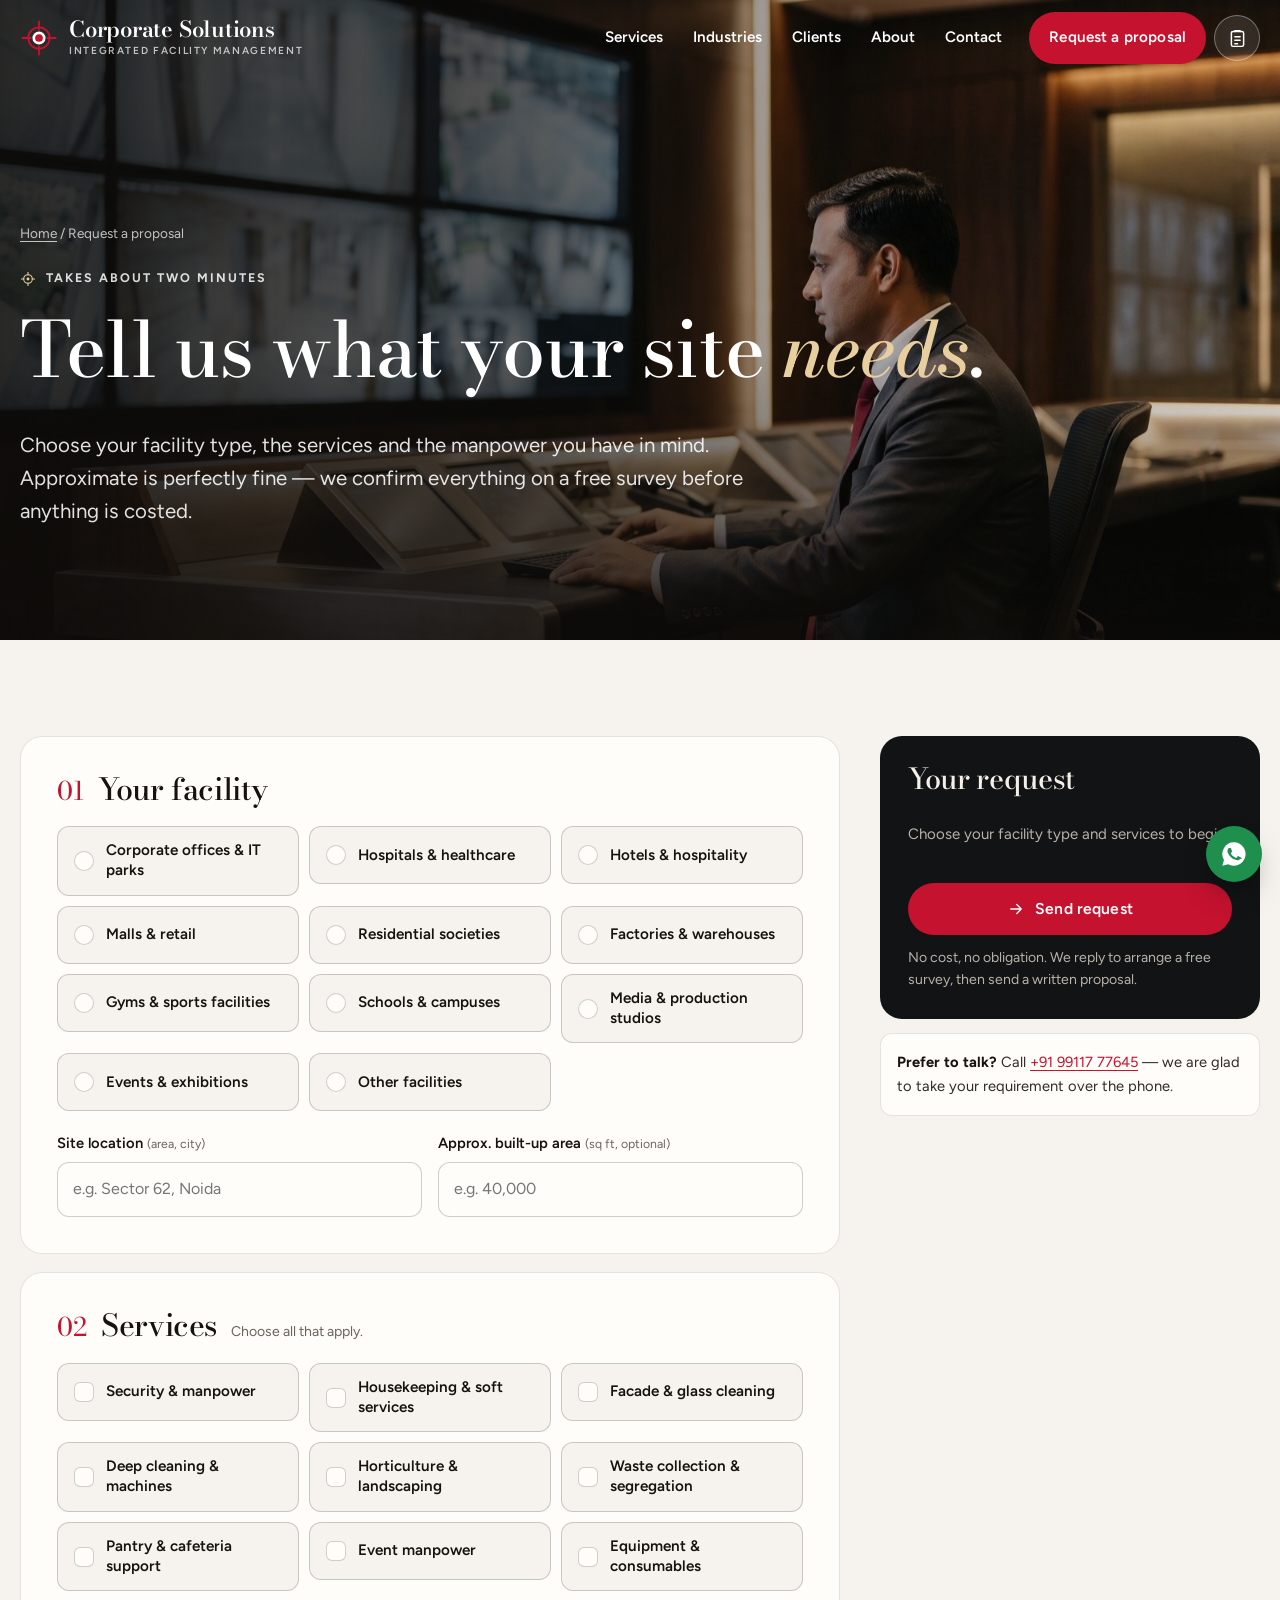
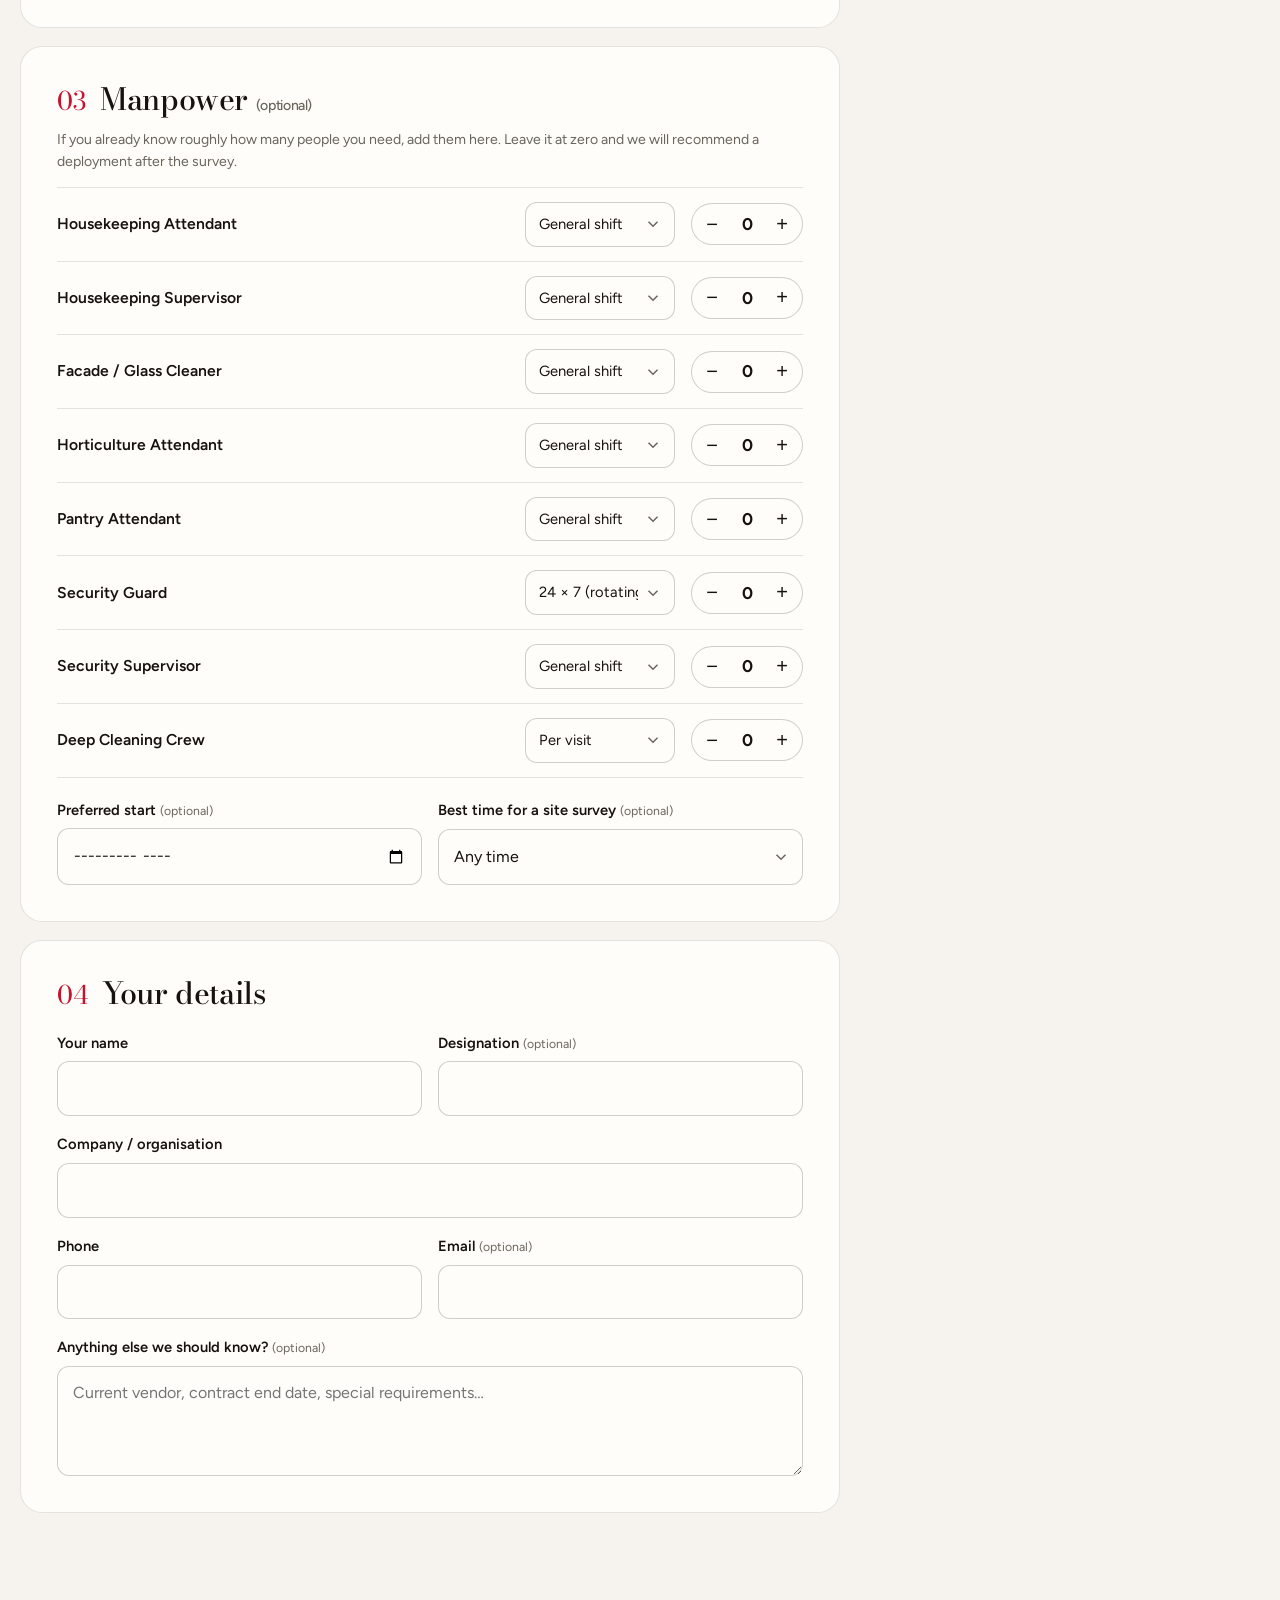
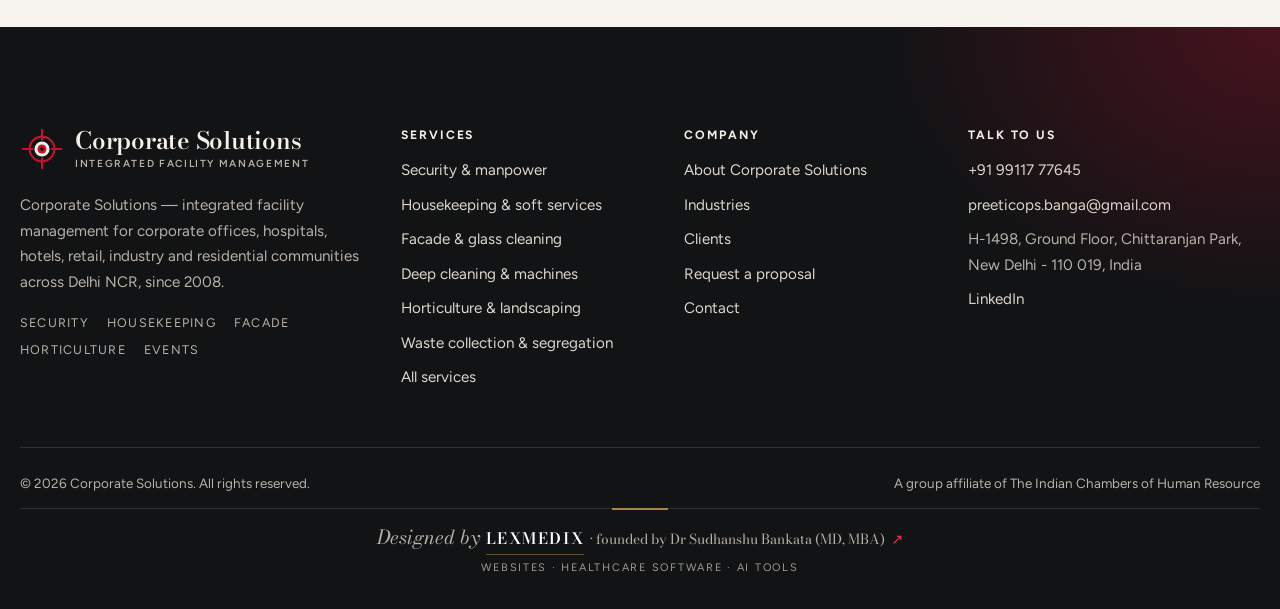
<file: proposal/index.html>
<!doctype html>
<html lang="en-IN" data-root="../">
<head>
  <meta charset="utf-8">
  <meta name="viewport" content="width=device-width, initial-scale=1">
  <title>Request a proposal — Corporate Solutions</title>
  <meta name="description" content="Tell Corporate Solutions what your site needs — services, manpower and shifts — and receive a free survey and a written proposal.">
  <meta name="theme-color" content="#111315">
  <meta property="og:type" content="website">
  <meta property="og:site_name" content="Corporate Solutions">
  <meta property="og:title" content="Request a proposal — Corporate Solutions">
  <meta property="og:description" content="Tell Corporate Solutions what your site needs — services, manpower and shifts — and receive a free survey and a written proposal.">
  <meta property="og:image" content="https://harpreetbanga.in/assets/img/og-image.jpg?v=dccefe23">
  <meta property="og:url" content="https://harpreetbanga.in/proposal/">
  <meta property="og:locale" content="en_IN">
  <meta name="twitter:card" content="summary_large_image">
  <link rel="canonical" href="https://harpreetbanga.in/proposal/">
  <link rel="icon" type="image/svg+xml" href="../assets/img/favicon.svg">
  <link rel="icon" type="image/png" href="../assets/img/favicon.png">
  <link rel="apple-touch-icon" href="../assets/img/apple-touch-icon.png">
  <link rel="preload" href="../assets/fonts/bodoni-moda.woff2" as="font" type="font/woff2" crossorigin>
  <link rel="preload" href="../assets/fonts/figtree.woff2" as="font" type="font/woff2" crossorigin>
  <link rel="stylesheet" href="../assets/css/site.css?v=cd82e272">
  <script type="application/ld+json">{"@context": "https://schema.org", "@type": "LocalBusiness", "name": "Corporate Solutions", "url": "https://harpreetbanga.in/", "image": "https://harpreetbanga.in/assets/img/og-image.jpg?v=dccefe23", "telephone": "+91 99117 77645", "email": "preeticops.banga@gmail.com", "description": "Integrated facility management — security, housekeeping, facade cleaning, horticulture, pantry and event manpower — across Delhi NCR.", "foundingDate": "2008", "areaServed": "Delhi NCR", "address": {"@type": "PostalAddress", "streetAddress": "H-1498, Ground Floor, Chittaranjan Park", "addressLocality": "New Delhi", "postalCode": "110019", "addressCountry": "IN"}}</script>
</head>
<body class="over-photo">
<a class="skip" href="#main">Skip to content</a>
<div class="progress" aria-hidden="true"></div>
<!-- HEADER (same on every page; generated once, now edit each page) -->
<header class="site-header">
  <div class="wrap bar">
    <a class="brand" href="../" aria-label="Corporate Solutions, home"><svg class="mark" viewBox="0 0 64 64" aria-hidden="true" focusable="false"><circle class="mk-r" cx="32" cy="32" r="18" fill="none" stroke-width="3"/><circle class="mk-i" cx="32" cy="32" r="11"/><circle class="mk-d" cx="32" cy="32" r="6.5"/><circle class="mk-c" cx="32" cy="32" r="2.6"/><path class="mk-r" d="M32 4v14M32 46v14M4 32h14M46 32h14" stroke-width="3" stroke-linecap="round"/></svg><span class="wm"><b>Corporate Solutions</b><small>Integrated facility management</small></span></a>
    <div class="tools">
      <nav class="nav" id="site-nav" aria-label="Main"><a href="../services/">Services</a><a href="../industries/">Industries</a><a href="../clients/">Clients</a><a href="../about/">About</a><a href="../contact/">Contact</a><a class="btn btn-red" href="../proposal/">Request a proposal</a></nav>
      <a class="icon-btn" href="../proposal/" aria-label="Your proposal request"><svg class="i" viewBox="0 0 24 24" fill="none" stroke="currentColor" stroke-width="1.7" stroke-linecap="round" stroke-linejoin="round" aria-hidden="true"><rect x="5" y="4" width="14" height="17" rx="2"/><path d="M9 4V3h6v1M9 10h6M9 14h6M9 18h3"/></svg><span class="count" data-req-count data-n="0">0</span></a>
      <button class="icon-btn menu-btn" type="button" aria-expanded="false" aria-controls="site-nav"><svg class="" viewBox="0 0 24 24" fill="none" stroke="currentColor" stroke-width="2" stroke-linecap="round" stroke-linejoin="round" aria-hidden="true"><path d="M4 7h16M4 12h16M4 17h10"/></svg><span class="sr-only">Open menu</span></button>
    </div>
  </div>
</header>
<main id="main">
<section class="page-head photo">
  <svg class="ret-bg" viewBox="0 0 200 200" fill="none" stroke="currentColor" aria-hidden="true"><circle cx="100" cy="100" r="62" stroke-width="1"/><circle cx="100" cy="100" r="38" stroke-width="1"/><circle cx="100" cy="100" r="14" stroke-width="1"/><path d="M100 4v52M100 144v52M4 100h52M144 100h52" stroke-width="1"/></svg>
  <div class="ph-bg" aria-hidden="true"><img src="../assets/img/x/control-room.jpg" alt="" width="1600" height="1067" fetchpriority="high"></div>
  <div class="wrap">
    <p class="crumbs"><a href="../">Home</a> / Request a proposal</p>
    <p class="kicker"><svg class="ret" viewBox="0 0 24 24" fill="none" stroke="currentColor" stroke-width="1.6" aria-hidden="true"><circle cx="12" cy="12" r="6.5"/><circle cx="12" cy="12" r="2.2" fill="currentColor" stroke="none"/><path d="M12 1.5v5M12 17.5v5M1.5 12h5M17.5 12h5"/></svg> Takes about two minutes</p>
    <h1>Tell us what your site <em>needs</em>.</h1>
    <p class="lede">Choose your facility type, the services and the manpower you have in mind. Approximate is perfectly fine — we confirm everything on a free survey before anything is costed.</p>
  </div>
</section>
<section class="section tight">
  <div class="wrap qb" id="builder">
    <form id="req-form" novalidate>
      <section class="qstep"><header><span class="n">01</span><h2>Your facility</h2></header>
        <div class="opts"><div class="opt"><input type="radio" name="sector" id="s-corporate" value="corporate" data-label="Corporate offices &amp; IT parks"><label for="s-corporate"><span class="box"><svg class="" viewBox="0 0 24 24" fill="none" stroke="currentColor" stroke-width="3" stroke-linecap="round" stroke-linejoin="round" aria-hidden="true"><path d="M5 12.5l4.5 4.5L19 7.5"/></svg></span>Corporate offices & IT parks</label></div><div class="opt"><input type="radio" name="sector" id="s-hospital" value="hospital" data-label="Hospitals &amp; healthcare"><label for="s-hospital"><span class="box"><svg class="" viewBox="0 0 24 24" fill="none" stroke="currentColor" stroke-width="3" stroke-linecap="round" stroke-linejoin="round" aria-hidden="true"><path d="M5 12.5l4.5 4.5L19 7.5"/></svg></span>Hospitals & healthcare</label></div><div class="opt"><input type="radio" name="sector" id="s-hotel" value="hotel" data-label="Hotels &amp; hospitality"><label for="s-hotel"><span class="box"><svg class="" viewBox="0 0 24 24" fill="none" stroke="currentColor" stroke-width="3" stroke-linecap="round" stroke-linejoin="round" aria-hidden="true"><path d="M5 12.5l4.5 4.5L19 7.5"/></svg></span>Hotels & hospitality</label></div><div class="opt"><input type="radio" name="sector" id="s-mall" value="mall" data-label="Malls &amp; retail"><label for="s-mall"><span class="box"><svg class="" viewBox="0 0 24 24" fill="none" stroke="currentColor" stroke-width="3" stroke-linecap="round" stroke-linejoin="round" aria-hidden="true"><path d="M5 12.5l4.5 4.5L19 7.5"/></svg></span>Malls & retail</label></div><div class="opt"><input type="radio" name="sector" id="s-society" value="society" data-label="Residential societies"><label for="s-society"><span class="box"><svg class="" viewBox="0 0 24 24" fill="none" stroke="currentColor" stroke-width="3" stroke-linecap="round" stroke-linejoin="round" aria-hidden="true"><path d="M5 12.5l4.5 4.5L19 7.5"/></svg></span>Residential societies</label></div><div class="opt"><input type="radio" name="sector" id="s-industrial" value="industrial" data-label="Factories &amp; warehouses"><label for="s-industrial"><span class="box"><svg class="" viewBox="0 0 24 24" fill="none" stroke="currentColor" stroke-width="3" stroke-linecap="round" stroke-linejoin="round" aria-hidden="true"><path d="M5 12.5l4.5 4.5L19 7.5"/></svg></span>Factories & warehouses</label></div><div class="opt"><input type="radio" name="sector" id="s-fitness" value="fitness" data-label="Gyms &amp; sports facilities"><label for="s-fitness"><span class="box"><svg class="" viewBox="0 0 24 24" fill="none" stroke="currentColor" stroke-width="3" stroke-linecap="round" stroke-linejoin="round" aria-hidden="true"><path d="M5 12.5l4.5 4.5L19 7.5"/></svg></span>Gyms & sports facilities</label></div><div class="opt"><input type="radio" name="sector" id="s-education" value="education" data-label="Schools &amp; campuses"><label for="s-education"><span class="box"><svg class="" viewBox="0 0 24 24" fill="none" stroke="currentColor" stroke-width="3" stroke-linecap="round" stroke-linejoin="round" aria-hidden="true"><path d="M5 12.5l4.5 4.5L19 7.5"/></svg></span>Schools & campuses</label></div><div class="opt"><input type="radio" name="sector" id="s-media" value="media" data-label="Media &amp; production studios"><label for="s-media"><span class="box"><svg class="" viewBox="0 0 24 24" fill="none" stroke="currentColor" stroke-width="3" stroke-linecap="round" stroke-linejoin="round" aria-hidden="true"><path d="M5 12.5l4.5 4.5L19 7.5"/></svg></span>Media & production studios</label></div><div class="opt"><input type="radio" name="sector" id="s-events" value="events" data-label="Events &amp; exhibitions"><label for="s-events"><span class="box"><svg class="" viewBox="0 0 24 24" fill="none" stroke="currentColor" stroke-width="3" stroke-linecap="round" stroke-linejoin="round" aria-hidden="true"><path d="M5 12.5l4.5 4.5L19 7.5"/></svg></span>Events & exhibitions</label></div><div class="opt"><input type="radio" name="sector" id="s-general" value="general" data-label="Other facilities"><label for="s-general"><span class="box"><svg class="" viewBox="0 0 24 24" fill="none" stroke="currentColor" stroke-width="3" stroke-linecap="round" stroke-linejoin="round" aria-hidden="true"><path d="M5 12.5l4.5 4.5L19 7.5"/></svg></span>Other facilities</label></div></div>
        <div class="row" style="margin-top:20px">
          <div class="field"><label for="q-site">Site location <small>(area, city)</small></label><input id="q-site" name="site" placeholder="e.g. Sector 62, Noida" autocomplete="address-level2"></div>
          <div class="field"><label for="q-area">Approx. built-up area <small>(sq ft, optional)</small></label><input id="q-area" name="area" inputmode="numeric" placeholder="e.g. 40,000"></div>
        </div>
      </section>
      <section class="qstep"><header><span class="n">02</span><h2>Services</h2><p class="fine">Choose all that apply.</p></header>
        <div class="opts"><div class="opt"><input type="checkbox" name="svc" id="v-security" value="security" data-label="Security &amp; manpower"><label for="v-security"><span class="box"><svg class="" viewBox="0 0 24 24" fill="none" stroke="currentColor" stroke-width="3" stroke-linecap="round" stroke-linejoin="round" aria-hidden="true"><path d="M5 12.5l4.5 4.5L19 7.5"/></svg></span>Security & manpower</label></div><div class="opt"><input type="checkbox" name="svc" id="v-housekeeping" value="housekeeping" data-label="Housekeeping &amp; soft services"><label for="v-housekeeping"><span class="box"><svg class="" viewBox="0 0 24 24" fill="none" stroke="currentColor" stroke-width="3" stroke-linecap="round" stroke-linejoin="round" aria-hidden="true"><path d="M5 12.5l4.5 4.5L19 7.5"/></svg></span>Housekeeping & soft services</label></div><div class="opt"><input type="checkbox" name="svc" id="v-facade" value="facade" data-label="Facade &amp; glass cleaning"><label for="v-facade"><span class="box"><svg class="" viewBox="0 0 24 24" fill="none" stroke="currentColor" stroke-width="3" stroke-linecap="round" stroke-linejoin="round" aria-hidden="true"><path d="M5 12.5l4.5 4.5L19 7.5"/></svg></span>Facade & glass cleaning</label></div><div class="opt"><input type="checkbox" name="svc" id="v-deepcleaning" value="deepcleaning" data-label="Deep cleaning &amp; machines"><label for="v-deepcleaning"><span class="box"><svg class="" viewBox="0 0 24 24" fill="none" stroke="currentColor" stroke-width="3" stroke-linecap="round" stroke-linejoin="round" aria-hidden="true"><path d="M5 12.5l4.5 4.5L19 7.5"/></svg></span>Deep cleaning & machines</label></div><div class="opt"><input type="checkbox" name="svc" id="v-horticulture" value="horticulture" data-label="Horticulture &amp; landscaping"><label for="v-horticulture"><span class="box"><svg class="" viewBox="0 0 24 24" fill="none" stroke="currentColor" stroke-width="3" stroke-linecap="round" stroke-linejoin="round" aria-hidden="true"><path d="M5 12.5l4.5 4.5L19 7.5"/></svg></span>Horticulture & landscaping</label></div><div class="opt"><input type="checkbox" name="svc" id="v-waste" value="waste" data-label="Waste collection &amp; segregation"><label for="v-waste"><span class="box"><svg class="" viewBox="0 0 24 24" fill="none" stroke="currentColor" stroke-width="3" stroke-linecap="round" stroke-linejoin="round" aria-hidden="true"><path d="M5 12.5l4.5 4.5L19 7.5"/></svg></span>Waste collection & segregation</label></div><div class="opt"><input type="checkbox" name="svc" id="v-pantry" value="pantry" data-label="Pantry &amp; cafeteria support"><label for="v-pantry"><span class="box"><svg class="" viewBox="0 0 24 24" fill="none" stroke="currentColor" stroke-width="3" stroke-linecap="round" stroke-linejoin="round" aria-hidden="true"><path d="M5 12.5l4.5 4.5L19 7.5"/></svg></span>Pantry & cafeteria support</label></div><div class="opt"><input type="checkbox" name="svc" id="v-events" value="events" data-label="Event manpower"><label for="v-events"><span class="box"><svg class="" viewBox="0 0 24 24" fill="none" stroke="currentColor" stroke-width="3" stroke-linecap="round" stroke-linejoin="round" aria-hidden="true"><path d="M5 12.5l4.5 4.5L19 7.5"/></svg></span>Event manpower</label></div><div class="opt"><input type="checkbox" name="svc" id="v-equipment" value="equipment" data-label="Equipment &amp; consumables"><label for="v-equipment"><span class="box"><svg class="" viewBox="0 0 24 24" fill="none" stroke="currentColor" stroke-width="3" stroke-linecap="round" stroke-linejoin="round" aria-hidden="true"><path d="M5 12.5l4.5 4.5L19 7.5"/></svg></span>Equipment & consumables</label></div></div>
      </section>
      <section class="qstep"><header><span class="n">03</span><h2>Manpower <small class="fine" style="font-family:var(--sans)">(optional)</small></h2></header>
        <p class="fine" style="margin-top:-8px">If you already know roughly how many people you need, add them here. Leave it at zero and we will recommend a deployment after the survey.</p>
        <div class="roles"><div class="role" data-role="Housekeeping Attendant"><b>Housekeeping Attendant</b><select aria-label="Shift for Housekeeping Attendant"><option selected>General shift</option><option>Day shift</option><option>Night shift</option><option>24 × 7 (rotating)</option><option>Per visit</option></select><span class="stepper"><button type="button" data-step="-1" aria-label="One fewer Housekeeping Attendant">−</button><output>0</output><button type="button" data-step="1" aria-label="One more Housekeeping Attendant">+</button></span></div><div class="role" data-role="Housekeeping Supervisor"><b>Housekeeping Supervisor</b><select aria-label="Shift for Housekeeping Supervisor"><option selected>General shift</option><option>Day shift</option><option>Night shift</option><option>24 × 7 (rotating)</option><option>Per visit</option></select><span class="stepper"><button type="button" data-step="-1" aria-label="One fewer Housekeeping Supervisor">−</button><output>0</output><button type="button" data-step="1" aria-label="One more Housekeeping Supervisor">+</button></span></div><div class="role" data-role="Facade / Glass Cleaner"><b>Facade / Glass Cleaner</b><select aria-label="Shift for Facade / Glass Cleaner"><option selected>General shift</option><option>Day shift</option><option>Night shift</option><option>24 × 7 (rotating)</option><option>Per visit</option></select><span class="stepper"><button type="button" data-step="-1" aria-label="One fewer Facade / Glass Cleaner">−</button><output>0</output><button type="button" data-step="1" aria-label="One more Facade / Glass Cleaner">+</button></span></div><div class="role" data-role="Horticulture Attendant"><b>Horticulture Attendant</b><select aria-label="Shift for Horticulture Attendant"><option selected>General shift</option><option>Day shift</option><option>Night shift</option><option>24 × 7 (rotating)</option><option>Per visit</option></select><span class="stepper"><button type="button" data-step="-1" aria-label="One fewer Horticulture Attendant">−</button><output>0</output><button type="button" data-step="1" aria-label="One more Horticulture Attendant">+</button></span></div><div class="role" data-role="Pantry Attendant"><b>Pantry Attendant</b><select aria-label="Shift for Pantry Attendant"><option selected>General shift</option><option>Day shift</option><option>Night shift</option><option>24 × 7 (rotating)</option><option>Per visit</option></select><span class="stepper"><button type="button" data-step="-1" aria-label="One fewer Pantry Attendant">−</button><output>0</output><button type="button" data-step="1" aria-label="One more Pantry Attendant">+</button></span></div><div class="role" data-role="Security Guard"><b>Security Guard</b><select aria-label="Shift for Security Guard"><option>General shift</option><option>Day shift</option><option>Night shift</option><option selected>24 × 7 (rotating)</option><option>Per visit</option></select><span class="stepper"><button type="button" data-step="-1" aria-label="One fewer Security Guard">−</button><output>0</output><button type="button" data-step="1" aria-label="One more Security Guard">+</button></span></div><div class="role" data-role="Security Supervisor"><b>Security Supervisor</b><select aria-label="Shift for Security Supervisor"><option selected>General shift</option><option>Day shift</option><option>Night shift</option><option>24 × 7 (rotating)</option><option>Per visit</option></select><span class="stepper"><button type="button" data-step="-1" aria-label="One fewer Security Supervisor">−</button><output>0</output><button type="button" data-step="1" aria-label="One more Security Supervisor">+</button></span></div><div class="role" data-role="Deep Cleaning Crew"><b>Deep Cleaning Crew</b><select aria-label="Shift for Deep Cleaning Crew"><option>General shift</option><option>Day shift</option><option>Night shift</option><option>24 × 7 (rotating)</option><option selected>Per visit</option></select><span class="stepper"><button type="button" data-step="-1" aria-label="One fewer Deep Cleaning Crew">−</button><output>0</output><button type="button" data-step="1" aria-label="One more Deep Cleaning Crew">+</button></span></div></div>
        <div class="row" style="margin-top:20px">
          <div class="field"><label for="q-start">Preferred start <small>(optional)</small></label><input id="q-start" name="start" type="month"></div>
          <div class="field"><label for="q-survey">Best time for a site survey <small>(optional)</small></label><select id="q-survey" name="survey"><option value="">Any time</option><option>Weekday morning</option><option>Weekday afternoon</option><option>Saturday</option></select></div>
        </div>
      </section>
      <section class="qstep"><header><span class="n">04</span><h2>Your details</h2></header>
        <div class="form">
          <div class="row">
            <div class="field"><label for="q-name">Your name</label><input id="q-name" name="name" autocomplete="name" required><span class="err">Please add your name</span></div>
            <div class="field"><label for="q-role">Designation <small>(optional)</small></label><input id="q-role" name="role" autocomplete="organization-title"></div>
          </div>
          <div class="field"><label for="q-co">Company / organisation</label><input id="q-co" name="company" autocomplete="organization" required><span class="err">Please add your organisation</span></div>
          <div class="row">
            <div class="field"><label for="q-phone">Phone</label><input id="q-phone" name="phone" type="tel" autocomplete="tel" required><span class="err">Please add a phone number</span></div>
            <div class="field"><label for="q-email">Email <small>(optional)</small></label><input id="q-email" name="email" type="email" autocomplete="email"></div>
          </div>
          <div class="field"><label for="q-note">Anything else we should know? <small>(optional)</small></label><textarea id="q-note" name="note" rows="3" placeholder="Current vendor, contract end date, special requirements…"></textarea></div>
        </div>
      </section>
    </form>
    <aside class="qsum" aria-label="Your request">
      <div class="card">
        <h2>Your request</h2>
        <ul class="lines" id="req-lines"><li class="empty">Choose your facility type and services to begin.</li></ul>
        <button class="btn btn-red btn-block" type="submit" form="req-form"><svg class="i" viewBox="0 0 24 24" fill="none" stroke="currentColor" stroke-width="1.7" stroke-linecap="round" stroke-linejoin="round" aria-hidden="true"><path d="M5 12h14M13 6l6 6-6 6"/></svg> Send request</button>
        <p class="fine" style="margin:12px 0 0">No cost, no obligation. We reply to arrange a free survey, then send a written proposal.</p>
      </div>
      <div class="note"><b>Prefer to talk?</b> <span data-show="phone" hidden>Call <a data-show="phone" href="#"><span data-fill></span></a></span><span data-when-none>Use the contact page</span> — we are glad to take your requirement over the phone.</div>
    </aside>
  </div>
</section></main>
<footer class="site-footer">
  <div class="wrap">
    <div class="fgrid">
      <div>
        <p class="logo brand"><svg class="mark" viewBox="0 0 64 64" aria-hidden="true" focusable="false"><circle class="mk-r" cx="32" cy="32" r="18" fill="none" stroke-width="3"/><circle class="mk-i" cx="32" cy="32" r="11"/><circle class="mk-d" cx="32" cy="32" r="6.5"/><circle class="mk-c" cx="32" cy="32" r="2.6"/><path class="mk-r" d="M32 4v14M32 46v14M4 32h14M46 32h14" stroke-width="3" stroke-linecap="round"/></svg><span class="wm"><b>Corporate Solutions</b><small>Integrated facility management</small></span></p>
        <p>Corporate Solutions — integrated facility management for corporate offices, hospitals, hotels, retail, industry and residential communities across Delhi NCR, since 2008.</p>
        <p class="fstrip"><span>Security</span><span>Housekeeping</span><span>Facade</span><span>Horticulture</span><span>Events</span></p>
      </div>
      <div><h2 class="fh">Services</h2><ul class="flinks"><li><a href="../services/#security">Security & manpower</a></li><li><a href="../services/#housekeeping">Housekeeping & soft services</a></li><li><a href="../services/#facade">Facade & glass cleaning</a></li><li><a href="../services/#deepcleaning">Deep cleaning & machines</a></li><li><a href="../services/#horticulture">Horticulture & landscaping</a></li><li><a href="../services/#waste">Waste collection & segregation</a></li><li><a href="../services/">All services</a></li></ul></div>
      <div><h2 class="fh">Company</h2><ul class="flinks"><li><a href="../about/">About Corporate Solutions</a></li><li><a href="../industries/">Industries</a></li><li><a href="../clients/">Clients</a></li><li><a href="../proposal/">Request a proposal</a></li><li><a href="../contact/">Contact</a></li></ul></div>
      <div><h2 class="fh">Talk to us</h2><ul class="flinks">
        <li data-show="phone" hidden><a data-show="phone" href="#"><span data-fill>+91 99117 77645</span></a></li>
        <li data-show="email" hidden><a data-show="email" href="#"><span data-fill></span></a></li>
        <li>H-1498, Ground Floor, Chittaranjan Park, New Delhi - 110 019, India</li>
        <li data-show="linkedin" hidden><a data-show="linkedin" href="#">LinkedIn</a></li>
      </ul></div>
    </div>
    <div class="fbase"><span>© <span data-year>2026</span> Corporate Solutions. All rights reserved.</span><span>A group affiliate of The Indian Chambers of Human Resource</span></div>
  <div class="made-by"><a class="mb" href="https://lexmedix.in/services/" target="_blank" rel="noopener"><span class="mb-main"><span class="mb-pre">Designed by</span> <span class="mb-name">Lexmedix</span> <span class="mb-cred"><span class="mb-dot" aria-hidden="true">&middot; </span><span class="mb-sr">, </span>founded by Dr Sudhanshu Bankata (MD, MBA)</span><span class="mb-arrow" aria-hidden="true">&#8599;</span></span><span class="mb-sr">, </span><span class="mb-sub">Websites &middot; Healthcare software &middot; AI tools</span><span class="mb-sr"> (opens in a new tab)</span></a></div>
</div>
</footer>
<a class="wa" data-show="whatsapp" href="#" hidden aria-label="Chat with Corporate Solutions on WhatsApp"><svg viewBox="0 0 24 24" fill="currentColor" aria-hidden="true"><path d="M12 2a10 10 0 0 0-8.6 15.1L2 22l5-1.3A10 10 0 1 0 12 2zm5.3 14.1c-.2.6-1.3 1.2-1.8 1.2-.5.1-1 .2-3.3-.7-2.8-1.1-4.6-4-4.7-4.2-.1-.2-1.1-1.5-1.1-2.9s.7-2.1 1-2.4c.3-.3.6-.3.8-.3h.6c.2 0 .4 0 .6.5l.9 2.1c.1.2.1.4 0 .6l-.4.6-.4.5c-.1.2-.3.3-.1.6.2.3.8 1.3 1.7 2.1 1.2 1 2.1 1.3 2.4 1.5.3.1.5.1.7-.1l1-1.2c.2-.3.4-.2.7-.1l2 1c.3.1.5.2.5.3.1.2.1.7-.1 1.3z"/></svg></a>
<button class="to-top" type="button" aria-label="Back to top"><svg class="i" viewBox="0 0 24 24" fill="none" stroke="currentColor" stroke-width="1.7" stroke-linecap="round" stroke-linejoin="round" aria-hidden="true"><path d="M12 19V5M6 11l6-6 6 6"/></svg></button>
<!-- SEND (proposal requests + messages) -->
<dialog class="modal" id="send" aria-label="Send to Corporate Solutions">
  <button class="icon-btn x" type="button" data-close aria-label="Close"><svg class="i" viewBox="0 0 24 24" fill="none" stroke="currentColor" stroke-width="1.7" stroke-linecap="round" stroke-linejoin="round" aria-hidden="true"><path d="M6 6l12 12M18 6L6 18"/></svg></button>
  <div class="send">
    <h2>Send your request</h2>
    <p class="fine">This is exactly what Corporate Solutions will receive. Choose how you would like to send it.</p>
    <pre class="msg-box"></pre>
    <div class="cta-row"><a class="btn wa-green" data-send="whatsapp" href="#" hidden><svg viewBox="0 0 24 24" fill="currentColor" aria-hidden="true"><path d="M12 2a10 10 0 0 0-8.6 15.1L2 22l5-1.3A10 10 0 1 0 12 2zm5.3 14.1c-.2.6-1.3 1.2-1.8 1.2-.5.1-1 .2-3.3-.7-2.8-1.1-4.6-4-4.7-4.2-.1-.2-1.1-1.5-1.1-2.9s.7-2.1 1-2.4c.3-.3.6-.3.8-.3h.6c.2 0 .4 0 .6.5l.9 2.1c.1.2.1.4 0 .6l-.4.6-.4.5c-.1.2-.3.3-.1.6.2.3.8 1.3 1.7 2.1 1.2 1 2.1 1.3 2.4 1.5.3.1.5.1.7-.1l1-1.2c.2-.3.4-.2.7-.1l2 1c.3.1.5.2.5.3.1.2.1.7-.1 1.3z"/></svg> Send on WhatsApp</a><a class="btn btn-red" data-send="email" href="#" hidden><svg class="i" viewBox="0 0 24 24" fill="none" stroke="currentColor" stroke-width="1.7" stroke-linecap="round" stroke-linejoin="round" aria-hidden="true"><rect x="3" y="5" width="18" height="14" rx="2"/><path d="M3.5 6.5l8.5 6.5 8.5-6.5"/></svg> Send by email</a><a class="btn btn-red" data-send="form" href="#" hidden><svg class="i" viewBox="0 0 24 24" fill="none" stroke="currentColor" stroke-width="1.7" stroke-linecap="round" stroke-linejoin="round" aria-hidden="true"><rect x="5" y="4" width="14" height="17" rx="2"/><path d="M9 4V3h6v1M9 10h6M9 14h6M9 18h3"/></svg> Open form</a><button class="btn btn-line" type="button" data-copy>Copy details</button></div>
    <p class="holding" data-soon style="margin-top:16px">Online requests open very soon. Copy your details for now and call us — WhatsApp and email buttons will appear here as soon as they are set up.</p>
  </div>
</dialog>
<script src="../assets/js/site.js?v=e8ffce29" defer></script>
</body>
</html>
</file>
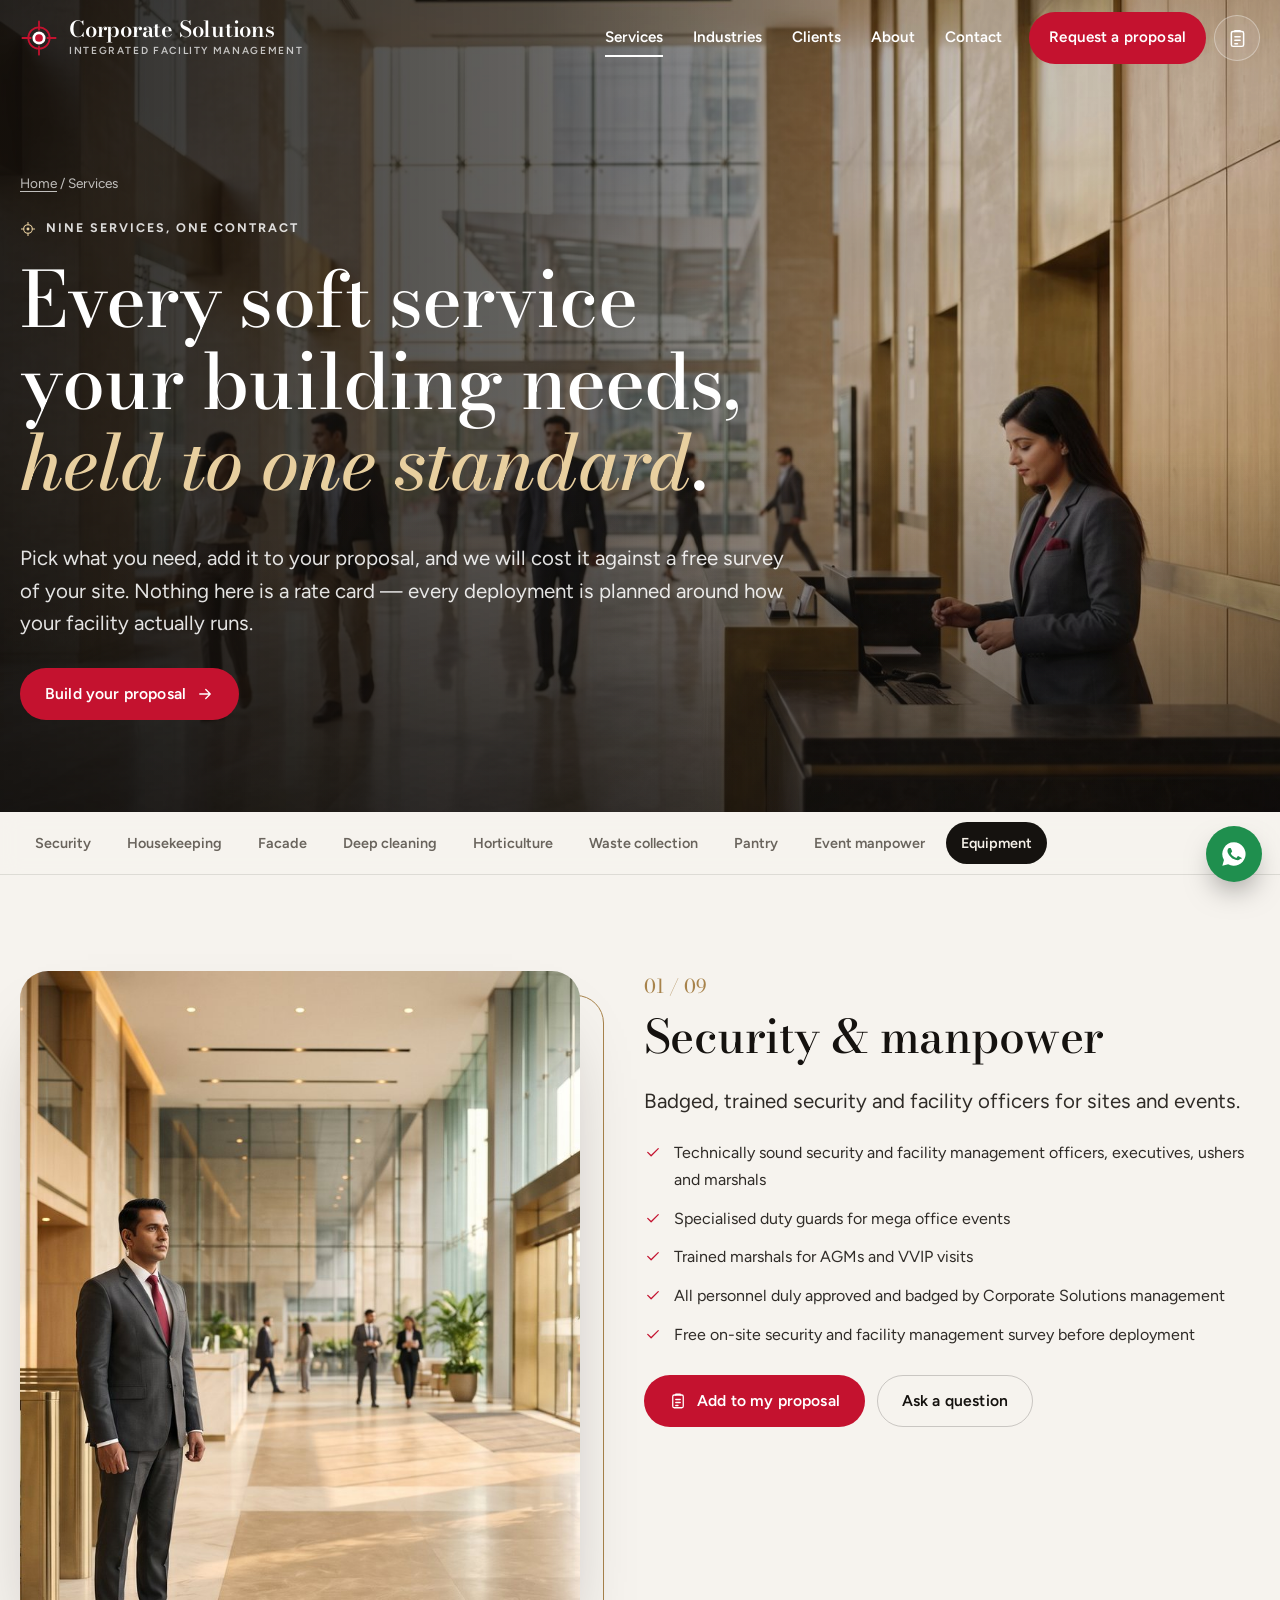
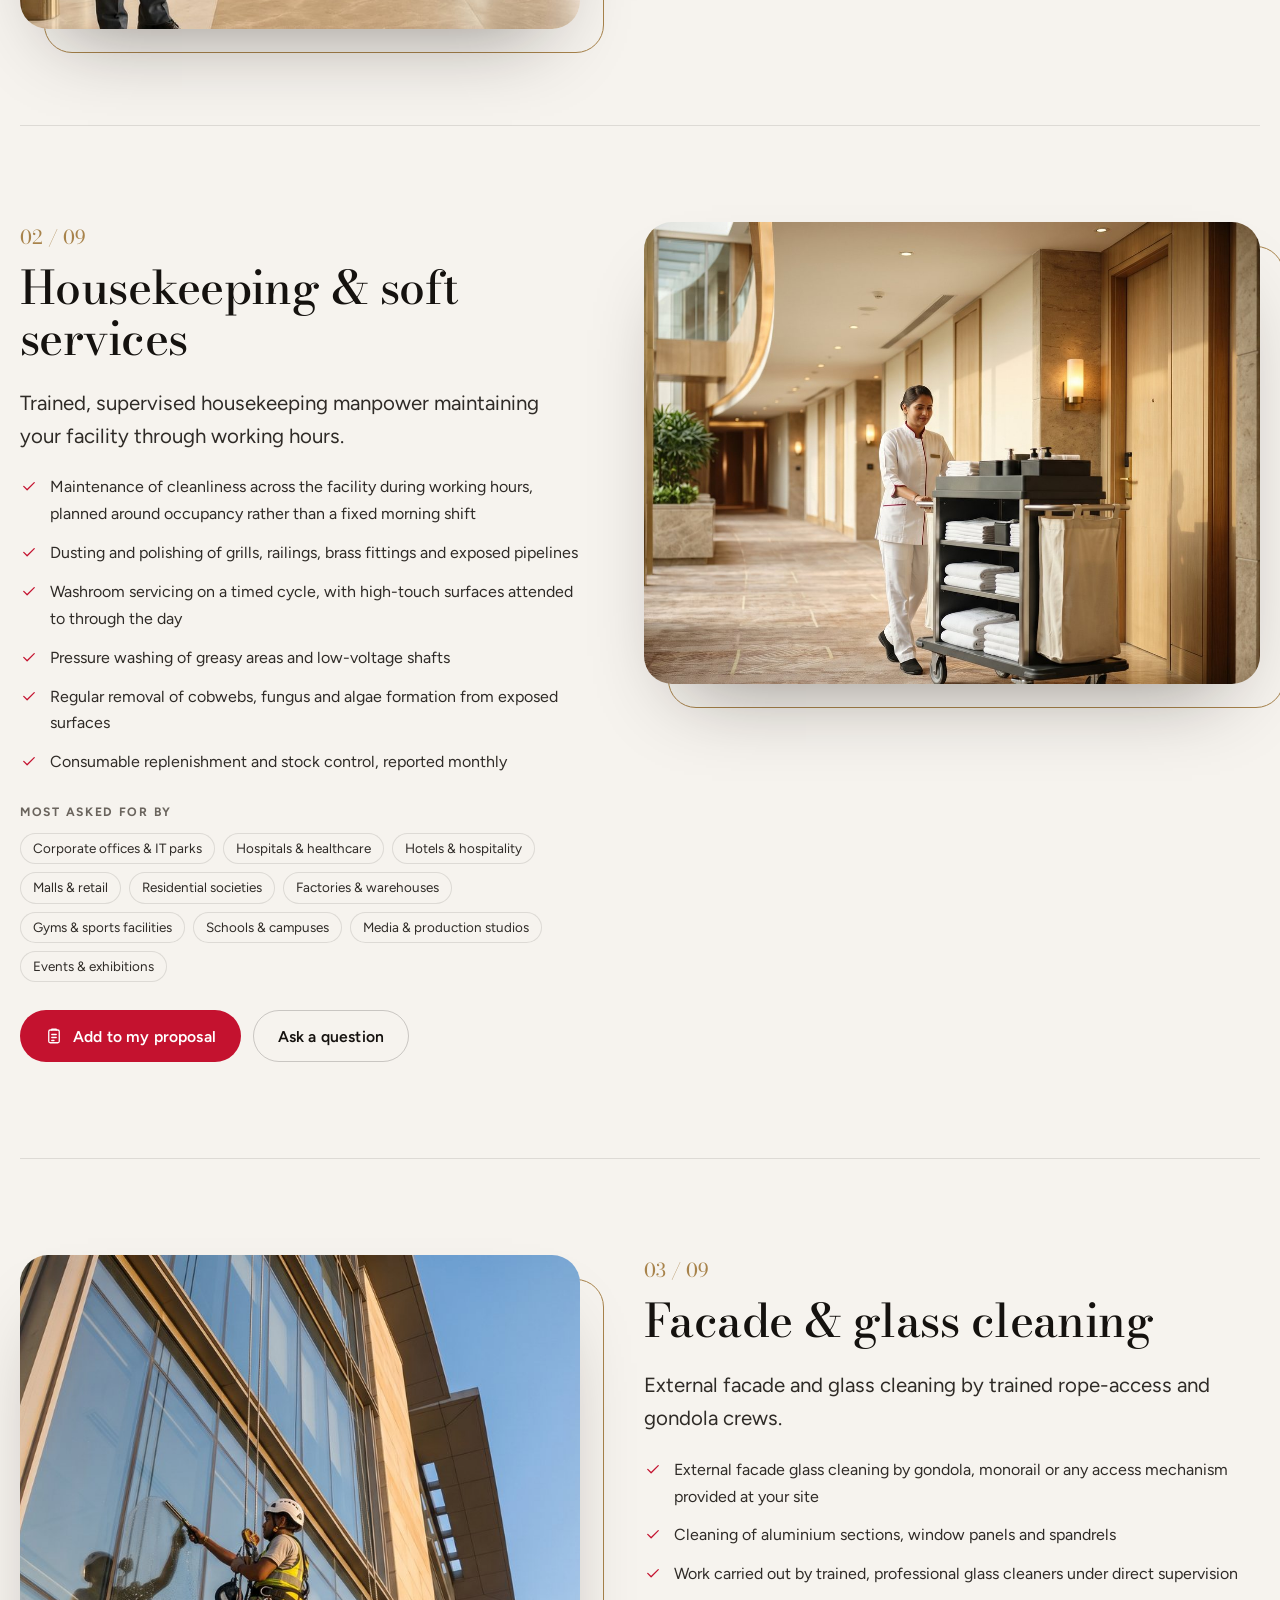
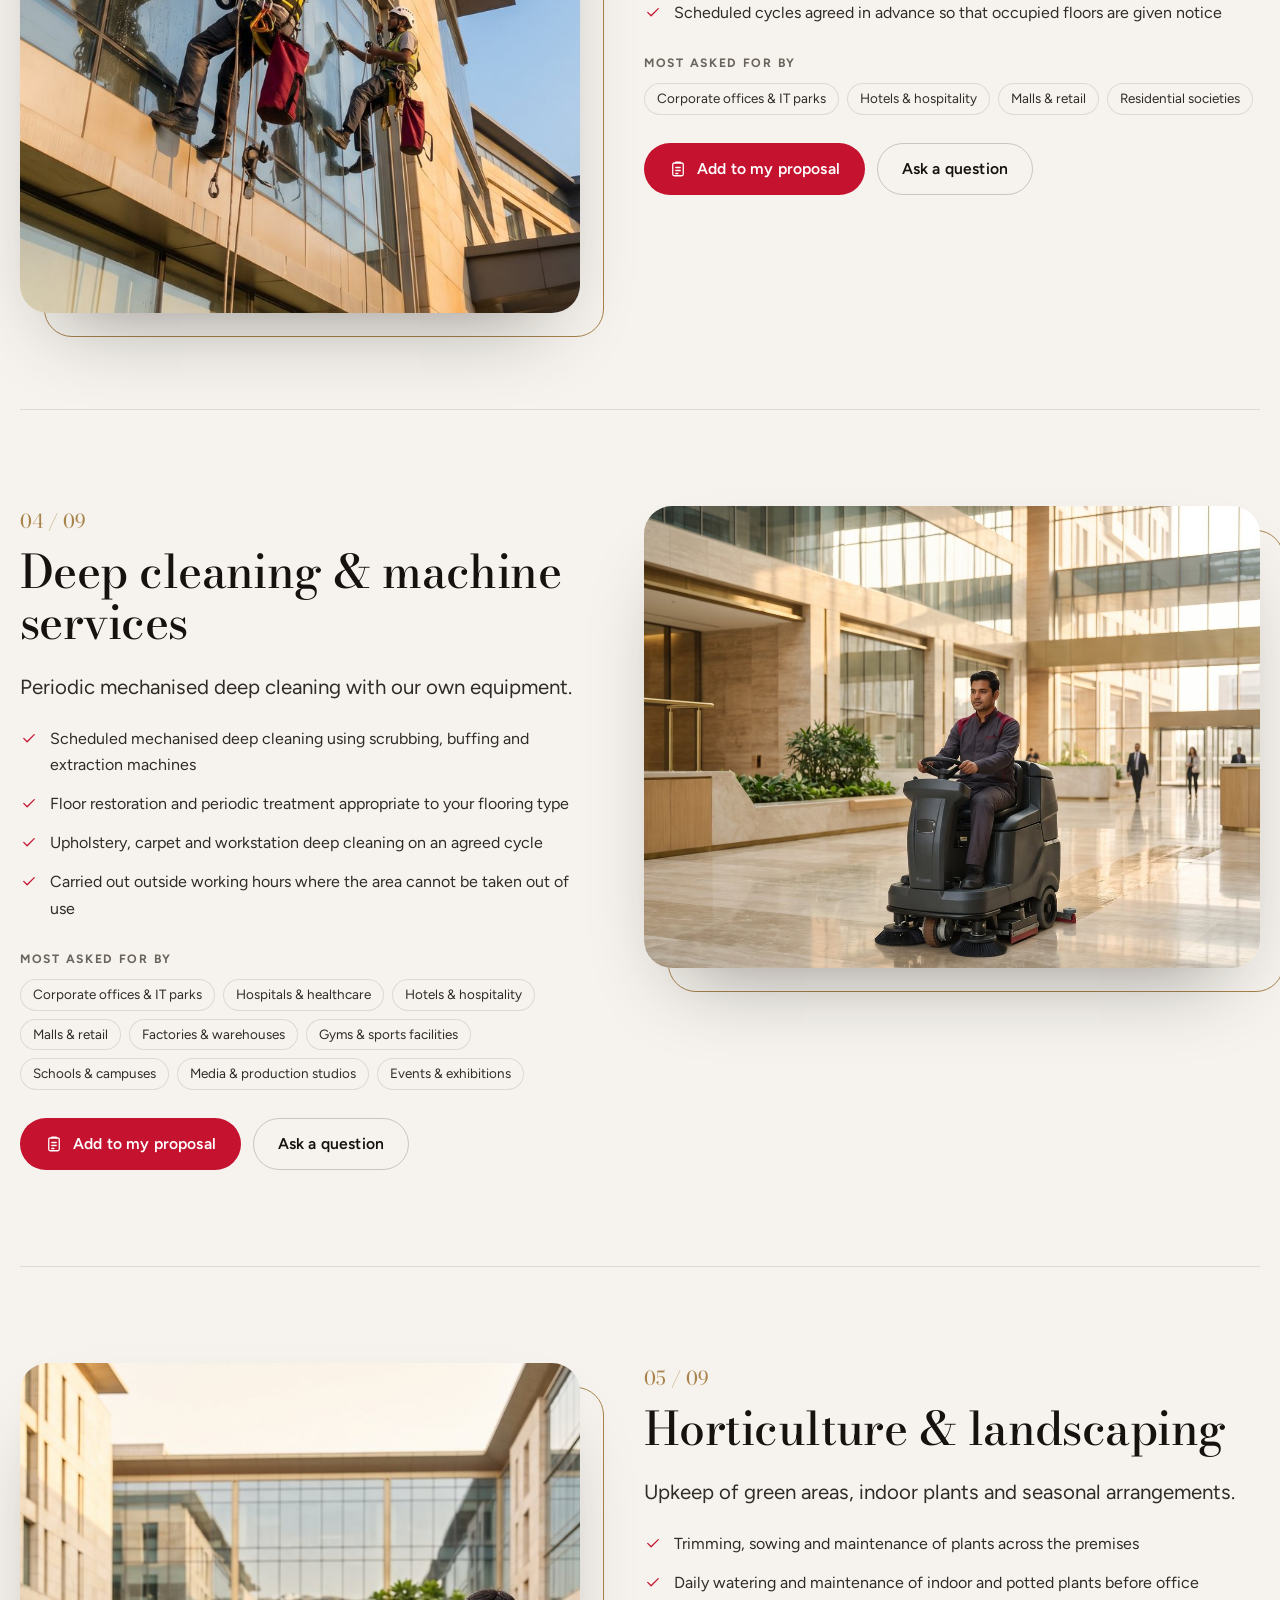
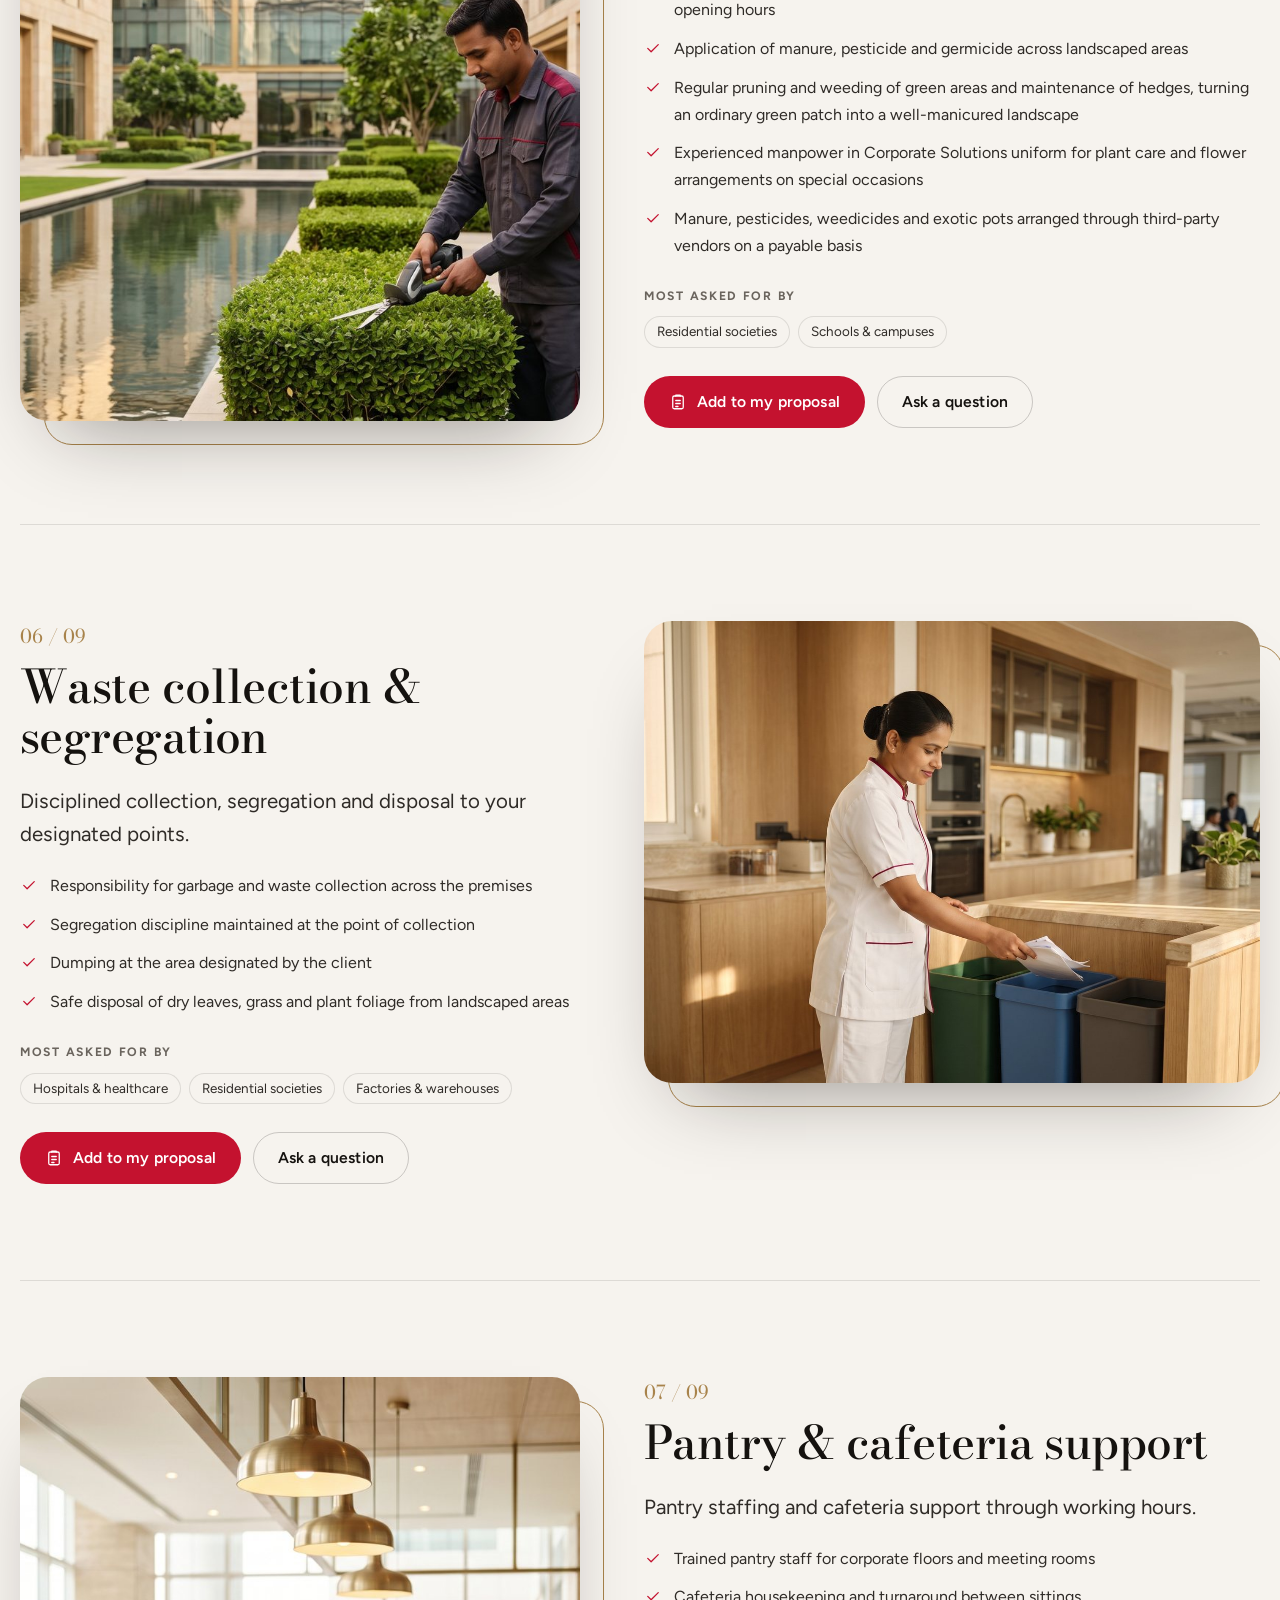
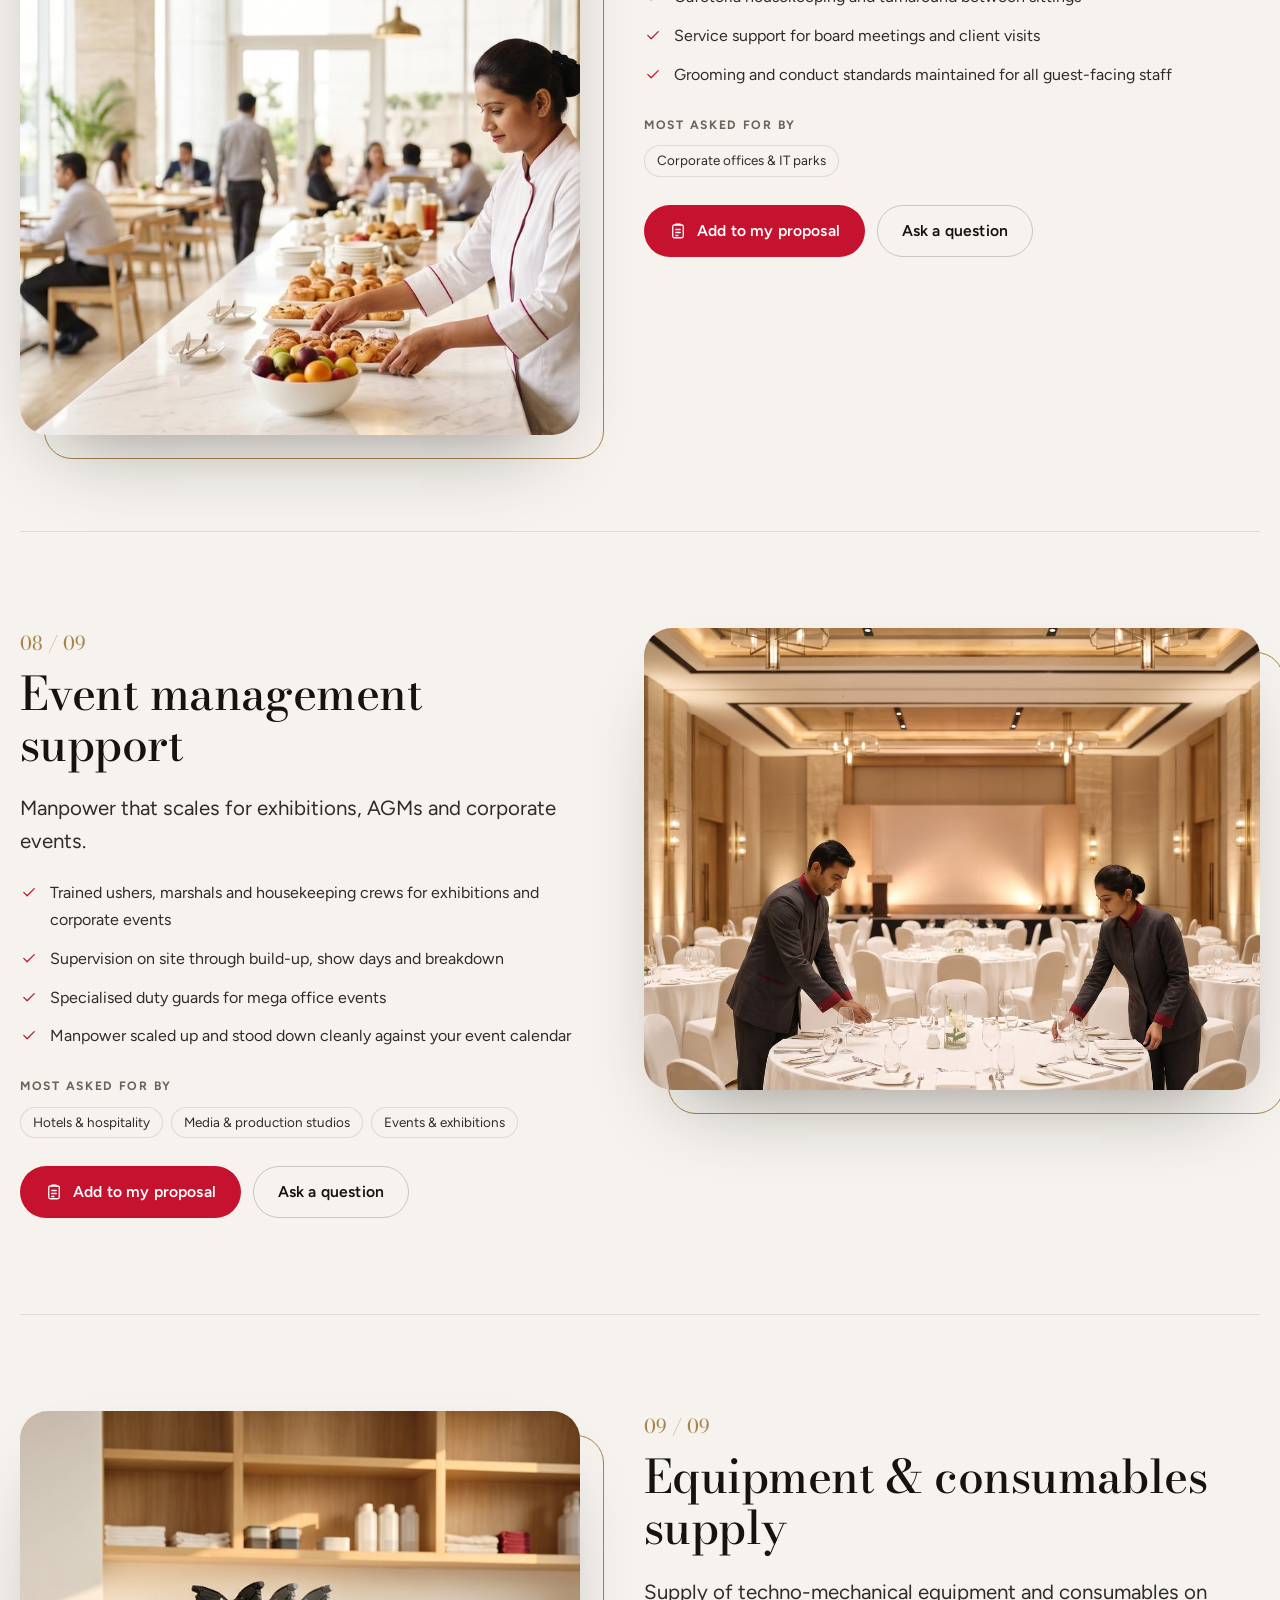
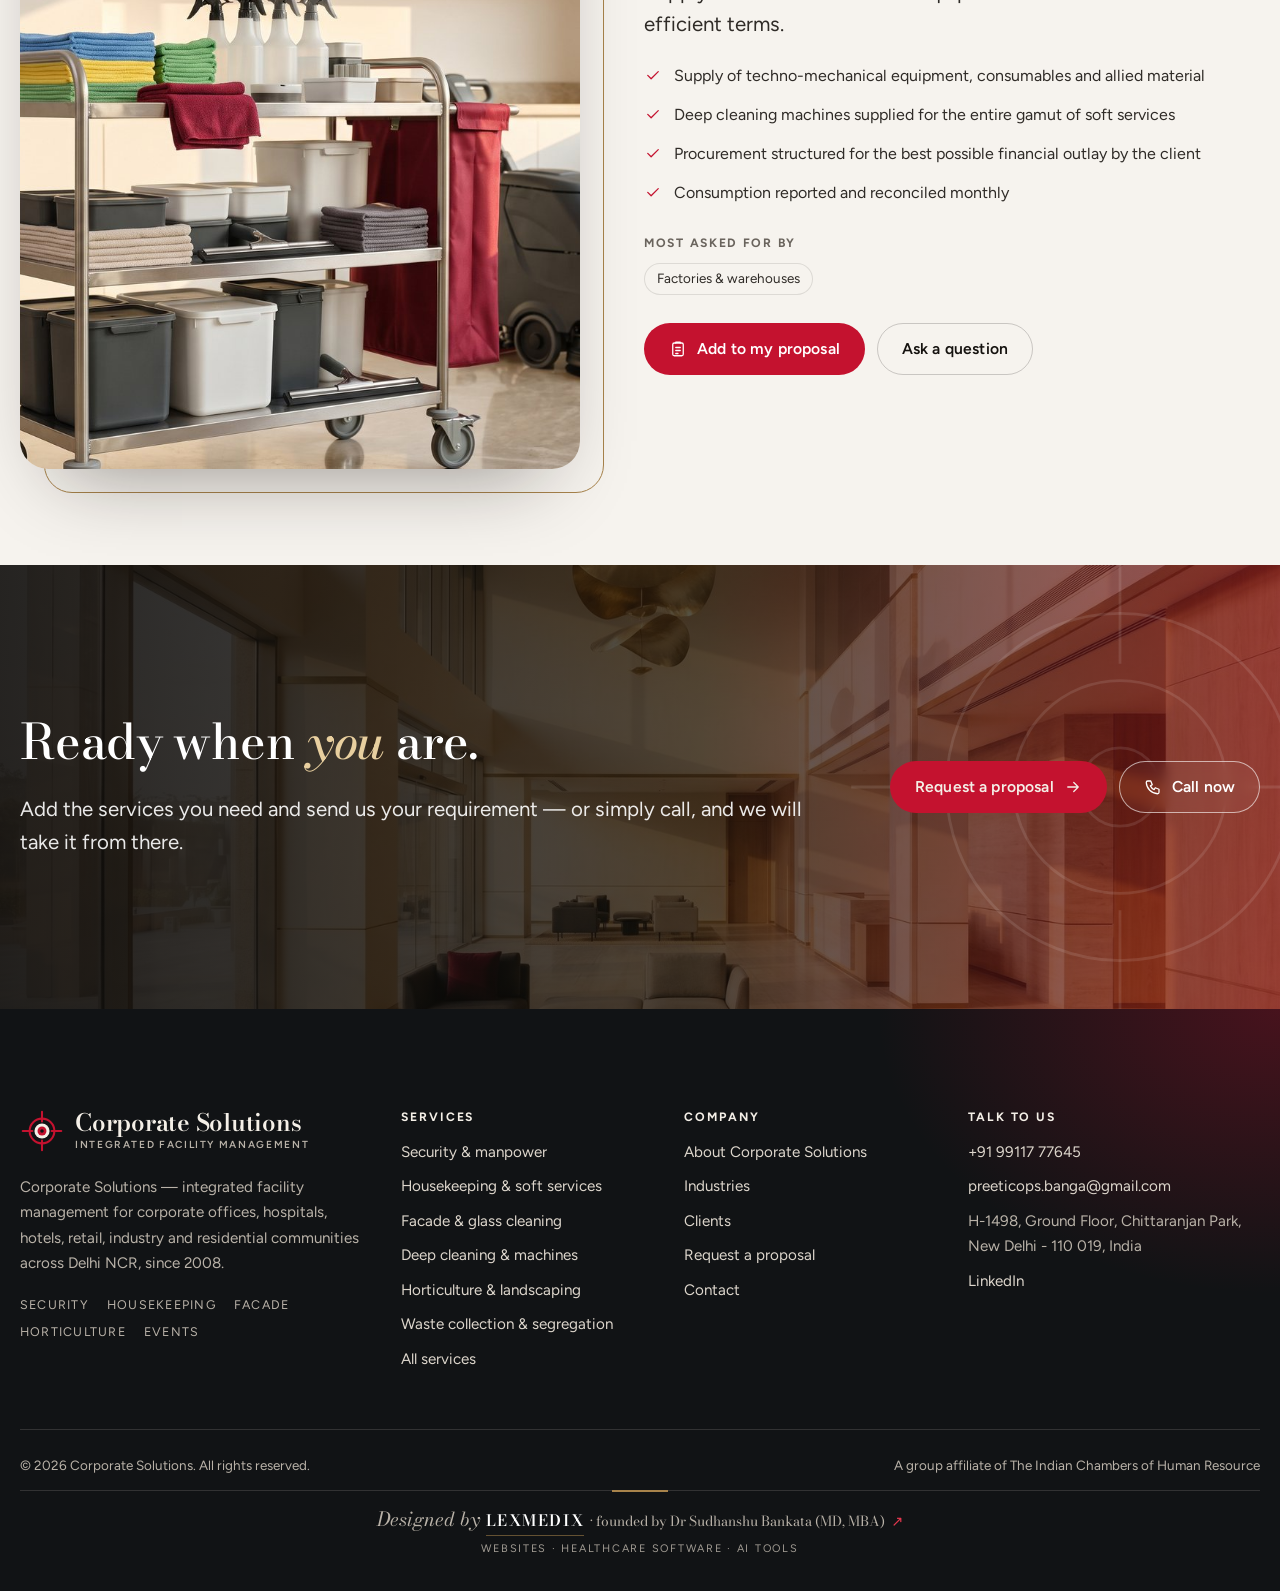
<file: services/index.html>
<!doctype html>
<html lang="en-IN" data-root="../">
<head>
  <meta charset="utf-8">
  <meta name="viewport" content="width=device-width, initial-scale=1">
  <title>Services — Corporate Solutions | Security, housekeeping, facade, horticulture &amp; more</title>
  <meta name="description" content="Nine facility services under one contract: security and manpower, housekeeping, facade and glass cleaning, deep cleaning, horticulture, waste management, pantry support, event manpower, and equipment and consumables.">
  <meta name="theme-color" content="#111315">
  <meta property="og:type" content="website">
  <meta property="og:site_name" content="Corporate Solutions">
  <meta property="og:title" content="Services — Corporate Solutions | Security, housekeeping, facade, horticulture &amp; more">
  <meta property="og:description" content="Nine facility services under one contract: security and manpower, housekeeping, facade and glass cleaning, deep cleaning, horticulture, waste management, pantry support, event manpower, and equipment and consumables.">
  <meta property="og:image" content="https://harpreetbanga.in/assets/img/og-image.jpg?v=dccefe23">
  <meta property="og:url" content="https://harpreetbanga.in/services/">
  <meta property="og:locale" content="en_IN">
  <meta name="twitter:card" content="summary_large_image">
  <link rel="canonical" href="https://harpreetbanga.in/services/">
  <link rel="icon" type="image/svg+xml" href="../assets/img/favicon.svg">
  <link rel="icon" type="image/png" href="../assets/img/favicon.png">
  <link rel="apple-touch-icon" href="../assets/img/apple-touch-icon.png">
  <link rel="preload" href="../assets/fonts/bodoni-moda.woff2" as="font" type="font/woff2" crossorigin>
  <link rel="preload" href="../assets/fonts/figtree.woff2" as="font" type="font/woff2" crossorigin>
  <link rel="stylesheet" href="../assets/css/site.css?v=cd82e272">
  <script type="application/ld+json">{"@context": "https://schema.org", "@type": "LocalBusiness", "name": "Corporate Solutions", "url": "https://harpreetbanga.in/", "image": "https://harpreetbanga.in/assets/img/og-image.jpg?v=dccefe23", "telephone": "+91 99117 77645", "email": "preeticops.banga@gmail.com", "description": "Integrated facility management — security, housekeeping, facade cleaning, horticulture, pantry and event manpower — across Delhi NCR.", "foundingDate": "2008", "areaServed": "Delhi NCR", "address": {"@type": "PostalAddress", "streetAddress": "H-1498, Ground Floor, Chittaranjan Park", "addressLocality": "New Delhi", "postalCode": "110019", "addressCountry": "IN"}}</script>
</head>
<body class="over-photo">
<a class="skip" href="#main">Skip to content</a>
<div class="progress" aria-hidden="true"></div>
<!-- HEADER (same on every page; generated once, now edit each page) -->
<header class="site-header">
  <div class="wrap bar">
    <a class="brand" href="../" aria-label="Corporate Solutions, home"><svg class="mark" viewBox="0 0 64 64" aria-hidden="true" focusable="false"><circle class="mk-r" cx="32" cy="32" r="18" fill="none" stroke-width="3"/><circle class="mk-i" cx="32" cy="32" r="11"/><circle class="mk-d" cx="32" cy="32" r="6.5"/><circle class="mk-c" cx="32" cy="32" r="2.6"/><path class="mk-r" d="M32 4v14M32 46v14M4 32h14M46 32h14" stroke-width="3" stroke-linecap="round"/></svg><span class="wm"><b>Corporate Solutions</b><small>Integrated facility management</small></span></a>
    <div class="tools">
      <nav class="nav" id="site-nav" aria-label="Main"><a href="../services/" aria-current="page">Services</a><a href="../industries/">Industries</a><a href="../clients/">Clients</a><a href="../about/">About</a><a href="../contact/">Contact</a><a class="btn btn-red" href="../proposal/">Request a proposal</a></nav>
      <a class="icon-btn" href="../proposal/" aria-label="Your proposal request"><svg class="i" viewBox="0 0 24 24" fill="none" stroke="currentColor" stroke-width="1.7" stroke-linecap="round" stroke-linejoin="round" aria-hidden="true"><rect x="5" y="4" width="14" height="17" rx="2"/><path d="M9 4V3h6v1M9 10h6M9 14h6M9 18h3"/></svg><span class="count" data-req-count data-n="0">0</span></a>
      <button class="icon-btn menu-btn" type="button" aria-expanded="false" aria-controls="site-nav"><svg class="" viewBox="0 0 24 24" fill="none" stroke="currentColor" stroke-width="2" stroke-linecap="round" stroke-linejoin="round" aria-hidden="true"><path d="M4 7h16M4 12h16M4 17h10"/></svg><span class="sr-only">Open menu</span></button>
    </div>
  </div>
</header>
<main id="main">
<section class="page-head photo">
  <svg class="ret-bg" viewBox="0 0 200 200" fill="none" stroke="currentColor" aria-hidden="true"><circle cx="100" cy="100" r="62" stroke-width="1"/><circle cx="100" cy="100" r="38" stroke-width="1"/><circle cx="100" cy="100" r="14" stroke-width="1"/><path d="M100 4v52M100 144v52M4 100h52M144 100h52" stroke-width="1"/></svg>
  <div class="ph-bg" aria-hidden="true"><img src="../assets/img/sec/corporate.jpg" alt="" width="1400" height="933" fetchpriority="high"></div>
  <div class="wrap">
    <p class="crumbs"><a href="../">Home</a> / Services</p>
    <p class="kicker"><svg class="ret" viewBox="0 0 24 24" fill="none" stroke="currentColor" stroke-width="1.6" aria-hidden="true"><circle cx="12" cy="12" r="6.5"/><circle cx="12" cy="12" r="2.2" fill="currentColor" stroke="none"/><path d="M12 1.5v5M12 17.5v5M1.5 12h5M17.5 12h5"/></svg> Nine services, one contract</p>
    <h1>Every soft service your building needs, <em>held to one standard</em>.</h1>
    <p class="lede">Pick what you need, add it to your proposal, and we will cost it against a free survey of your site. Nothing here is a rate card — every deployment is planned around how your facility actually runs.</p><div class="cta-row" style="margin-top:28px"><a class="btn btn-red" href="../proposal/">Build your proposal <svg class="i" viewBox="0 0 24 24" fill="none" stroke="currentColor" stroke-width="1.7" stroke-linecap="round" stroke-linejoin="round" aria-hidden="true"><path d="M5 12h14M13 6l6 6-6 6"/></svg></a></div>
  </div>
</section><nav class="subnav" aria-label="Services"><div class="wrap"><a href="#security">Security</a><a href="#housekeeping">Housekeeping</a><a href="#facade">Facade</a><a href="#deepcleaning">Deep cleaning</a><a href="#horticulture">Horticulture</a><a href="#waste">Waste collection</a><a href="#pantry">Pantry</a><a href="#events">Event manpower</a><a href="#equipment">Equipment</a></div></nav><div class="wrap">
  <article class="srow" id="security">
    <div class="frame rv"><span class="marks" aria-hidden="true"><i></i><i></i><i></i><i></i></span><img src="../assets/img/svc/security.jpg" alt="A uniformed security officer standing watch in a corporate lobby" width="1200" height="900" loading="eager"></div>
    <div class="rv">
      <span class="n">01 / 09</span>
      <h2>Security &amp; manpower</h2>
      <p class="lede">Badged, trained security and facility officers for sites and events.</p>
      <ul class="list"><li><svg class="i" viewBox="0 0 24 24" fill="none" stroke="currentColor" stroke-width="1.7" stroke-linecap="round" stroke-linejoin="round" aria-hidden="true"><path d="M5 12.5l4.5 4.5L19 7.5"/></svg><span>Technically sound security and facility management officers, executives, ushers and marshals</span></li><li><svg class="i" viewBox="0 0 24 24" fill="none" stroke="currentColor" stroke-width="1.7" stroke-linecap="round" stroke-linejoin="round" aria-hidden="true"><path d="M5 12.5l4.5 4.5L19 7.5"/></svg><span>Specialised duty guards for mega office events</span></li><li><svg class="i" viewBox="0 0 24 24" fill="none" stroke="currentColor" stroke-width="1.7" stroke-linecap="round" stroke-linejoin="round" aria-hidden="true"><path d="M5 12.5l4.5 4.5L19 7.5"/></svg><span>Trained marshals for AGMs and VVIP visits</span></li><li><svg class="i" viewBox="0 0 24 24" fill="none" stroke="currentColor" stroke-width="1.7" stroke-linecap="round" stroke-linejoin="round" aria-hidden="true"><path d="M5 12.5l4.5 4.5L19 7.5"/></svg><span>All personnel duly approved and badged by Corporate Solutions management</span></li><li><svg class="i" viewBox="0 0 24 24" fill="none" stroke="currentColor" stroke-width="1.7" stroke-linecap="round" stroke-linejoin="round" aria-hidden="true"><path d="M5 12.5l4.5 4.5L19 7.5"/></svg><span>Free on-site security and facility management survey before deployment</span></li></ul>
      
      <div class="cta-row"><button class="btn btn-red add-btn" type="button" data-add-svc="security" aria-pressed="false"><svg class="i" viewBox="0 0 24 24" fill="none" stroke="currentColor" stroke-width="1.7" stroke-linecap="round" stroke-linejoin="round" aria-hidden="true"><rect x="5" y="4" width="14" height="17" rx="2"/><path d="M9 4V3h6v1M9 10h6M9 14h6M9 18h3"/></svg> <span>Add to my proposal</span></button><a class="btn btn-line" href="../contact/?about=Security+&amp;+manpower">Ask a question</a></div>
    </div>
  </article>
  <article class="srow" id="housekeeping">
    <div class="frame rv"><span class="marks" aria-hidden="true"><i></i><i></i><i></i><i></i></span><img src="../assets/img/svc/housekeeping.jpg" alt="A housekeeping trolley and vacuum in a long hotel corridor" width="1200" height="900" loading="lazy"></div>
    <div class="rv">
      <span class="n">02 / 09</span>
      <h2>Housekeeping &amp; soft services</h2>
      <p class="lede">Trained, supervised housekeeping manpower maintaining your facility through working hours.</p>
      <ul class="list"><li><svg class="i" viewBox="0 0 24 24" fill="none" stroke="currentColor" stroke-width="1.7" stroke-linecap="round" stroke-linejoin="round" aria-hidden="true"><path d="M5 12.5l4.5 4.5L19 7.5"/></svg><span>Maintenance of cleanliness across the facility during working hours, planned around occupancy rather than a fixed morning shift</span></li><li><svg class="i" viewBox="0 0 24 24" fill="none" stroke="currentColor" stroke-width="1.7" stroke-linecap="round" stroke-linejoin="round" aria-hidden="true"><path d="M5 12.5l4.5 4.5L19 7.5"/></svg><span>Dusting and polishing of grills, railings, brass fittings and exposed pipelines</span></li><li><svg class="i" viewBox="0 0 24 24" fill="none" stroke="currentColor" stroke-width="1.7" stroke-linecap="round" stroke-linejoin="round" aria-hidden="true"><path d="M5 12.5l4.5 4.5L19 7.5"/></svg><span>Washroom servicing on a timed cycle, with high-touch surfaces attended to through the day</span></li><li><svg class="i" viewBox="0 0 24 24" fill="none" stroke="currentColor" stroke-width="1.7" stroke-linecap="round" stroke-linejoin="round" aria-hidden="true"><path d="M5 12.5l4.5 4.5L19 7.5"/></svg><span>Pressure washing of greasy areas and low-voltage shafts</span></li><li><svg class="i" viewBox="0 0 24 24" fill="none" stroke="currentColor" stroke-width="1.7" stroke-linecap="round" stroke-linejoin="round" aria-hidden="true"><path d="M5 12.5l4.5 4.5L19 7.5"/></svg><span>Regular removal of cobwebs, fungus and algae formation from exposed surfaces</span></li><li><svg class="i" viewBox="0 0 24 24" fill="none" stroke="currentColor" stroke-width="1.7" stroke-linecap="round" stroke-linejoin="round" aria-hidden="true"><path d="M5 12.5l4.5 4.5L19 7.5"/></svg><span>Consumable replenishment and stock control, reported monthly</span></li></ul>
      <div class="for"><small>Most asked for by</small><ul class="chips"><li>Corporate offices &amp; IT parks</li><li>Hospitals &amp; healthcare</li><li>Hotels &amp; hospitality</li><li>Malls &amp; retail</li><li>Residential societies</li><li>Factories &amp; warehouses</li><li>Gyms &amp; sports facilities</li><li>Schools &amp; campuses</li><li>Media &amp; production studios</li><li>Events &amp; exhibitions</li></ul></div>
      <div class="cta-row"><button class="btn btn-red add-btn" type="button" data-add-svc="housekeeping" aria-pressed="false"><svg class="i" viewBox="0 0 24 24" fill="none" stroke="currentColor" stroke-width="1.7" stroke-linecap="round" stroke-linejoin="round" aria-hidden="true"><rect x="5" y="4" width="14" height="17" rx="2"/><path d="M9 4V3h6v1M9 10h6M9 14h6M9 18h3"/></svg> <span>Add to my proposal</span></button><a class="btn btn-line" href="../contact/?about=Housekeeping+&amp;+soft+services">Ask a question</a></div>
    </div>
  </article>
  <article class="srow" id="facade">
    <div class="frame rv"><span class="marks" aria-hidden="true"><i></i><i></i><i></i><i></i></span><img src="../assets/img/svc/facade.jpg" alt="Rope-access crew cleaning the glass facade of an office building" width="1200" height="900" loading="lazy"></div>
    <div class="rv">
      <span class="n">03 / 09</span>
      <h2>Facade &amp; glass cleaning</h2>
      <p class="lede">External facade and glass cleaning by trained rope-access and gondola crews.</p>
      <ul class="list"><li><svg class="i" viewBox="0 0 24 24" fill="none" stroke="currentColor" stroke-width="1.7" stroke-linecap="round" stroke-linejoin="round" aria-hidden="true"><path d="M5 12.5l4.5 4.5L19 7.5"/></svg><span>External facade glass cleaning by gondola, monorail or any access mechanism provided at your site</span></li><li><svg class="i" viewBox="0 0 24 24" fill="none" stroke="currentColor" stroke-width="1.7" stroke-linecap="round" stroke-linejoin="round" aria-hidden="true"><path d="M5 12.5l4.5 4.5L19 7.5"/></svg><span>Cleaning of aluminium sections, window panels and spandrels</span></li><li><svg class="i" viewBox="0 0 24 24" fill="none" stroke="currentColor" stroke-width="1.7" stroke-linecap="round" stroke-linejoin="round" aria-hidden="true"><path d="M5 12.5l4.5 4.5L19 7.5"/></svg><span>Work carried out by trained, professional glass cleaners under direct supervision</span></li><li><svg class="i" viewBox="0 0 24 24" fill="none" stroke="currentColor" stroke-width="1.7" stroke-linecap="round" stroke-linejoin="round" aria-hidden="true"><path d="M5 12.5l4.5 4.5L19 7.5"/></svg><span>Scheduled cycles agreed in advance so that occupied floors are given notice</span></li></ul>
      <div class="for"><small>Most asked for by</small><ul class="chips"><li>Corporate offices &amp; IT parks</li><li>Hotels &amp; hospitality</li><li>Malls &amp; retail</li><li>Residential societies</li></ul></div>
      <div class="cta-row"><button class="btn btn-red add-btn" type="button" data-add-svc="facade" aria-pressed="false"><svg class="i" viewBox="0 0 24 24" fill="none" stroke="currentColor" stroke-width="1.7" stroke-linecap="round" stroke-linejoin="round" aria-hidden="true"><rect x="5" y="4" width="14" height="17" rx="2"/><path d="M9 4V3h6v1M9 10h6M9 14h6M9 18h3"/></svg> <span>Add to my proposal</span></button><a class="btn btn-line" href="../contact/?about=Facade+&amp;+glass+cleaning">Ask a question</a></div>
    </div>
  </article>
  <article class="srow" id="deepcleaning">
    <div class="frame rv"><span class="marks" aria-hidden="true"><i></i><i></i><i></i><i></i></span><img src="../assets/img/svc/deepcleaning.jpg" alt="A ride-on floor scrubber cleaning a large hall" width="1200" height="900" loading="lazy"></div>
    <div class="rv">
      <span class="n">04 / 09</span>
      <h2>Deep cleaning &amp; machine services</h2>
      <p class="lede">Periodic mechanised deep cleaning with our own equipment.</p>
      <ul class="list"><li><svg class="i" viewBox="0 0 24 24" fill="none" stroke="currentColor" stroke-width="1.7" stroke-linecap="round" stroke-linejoin="round" aria-hidden="true"><path d="M5 12.5l4.5 4.5L19 7.5"/></svg><span>Scheduled mechanised deep cleaning using scrubbing, buffing and extraction machines</span></li><li><svg class="i" viewBox="0 0 24 24" fill="none" stroke="currentColor" stroke-width="1.7" stroke-linecap="round" stroke-linejoin="round" aria-hidden="true"><path d="M5 12.5l4.5 4.5L19 7.5"/></svg><span>Floor restoration and periodic treatment appropriate to your flooring type</span></li><li><svg class="i" viewBox="0 0 24 24" fill="none" stroke="currentColor" stroke-width="1.7" stroke-linecap="round" stroke-linejoin="round" aria-hidden="true"><path d="M5 12.5l4.5 4.5L19 7.5"/></svg><span>Upholstery, carpet and workstation deep cleaning on an agreed cycle</span></li><li><svg class="i" viewBox="0 0 24 24" fill="none" stroke="currentColor" stroke-width="1.7" stroke-linecap="round" stroke-linejoin="round" aria-hidden="true"><path d="M5 12.5l4.5 4.5L19 7.5"/></svg><span>Carried out outside working hours where the area cannot be taken out of use</span></li></ul>
      <div class="for"><small>Most asked for by</small><ul class="chips"><li>Corporate offices &amp; IT parks</li><li>Hospitals &amp; healthcare</li><li>Hotels &amp; hospitality</li><li>Malls &amp; retail</li><li>Factories &amp; warehouses</li><li>Gyms &amp; sports facilities</li><li>Schools &amp; campuses</li><li>Media &amp; production studios</li><li>Events &amp; exhibitions</li></ul></div>
      <div class="cta-row"><button class="btn btn-red add-btn" type="button" data-add-svc="deepcleaning" aria-pressed="false"><svg class="i" viewBox="0 0 24 24" fill="none" stroke="currentColor" stroke-width="1.7" stroke-linecap="round" stroke-linejoin="round" aria-hidden="true"><rect x="5" y="4" width="14" height="17" rx="2"/><path d="M9 4V3h6v1M9 10h6M9 14h6M9 18h3"/></svg> <span>Add to my proposal</span></button><a class="btn btn-line" href="../contact/?about=Deep+cleaning+&amp;+machines">Ask a question</a></div>
    </div>
  </article>
  <article class="srow" id="horticulture">
    <div class="frame rv"><span class="marks" aria-hidden="true"><i></i><i></i><i></i><i></i></span><img src="../assets/img/svc/horticulture.jpg" alt="Gloved hands pruning a hedge with shears" width="1200" height="900" loading="lazy"></div>
    <div class="rv">
      <span class="n">05 / 09</span>
      <h2>Horticulture &amp; landscaping</h2>
      <p class="lede">Upkeep of green areas, indoor plants and seasonal arrangements.</p>
      <ul class="list"><li><svg class="i" viewBox="0 0 24 24" fill="none" stroke="currentColor" stroke-width="1.7" stroke-linecap="round" stroke-linejoin="round" aria-hidden="true"><path d="M5 12.5l4.5 4.5L19 7.5"/></svg><span>Trimming, sowing and maintenance of plants across the premises</span></li><li><svg class="i" viewBox="0 0 24 24" fill="none" stroke="currentColor" stroke-width="1.7" stroke-linecap="round" stroke-linejoin="round" aria-hidden="true"><path d="M5 12.5l4.5 4.5L19 7.5"/></svg><span>Daily watering and maintenance of indoor and potted plants before office opening hours</span></li><li><svg class="i" viewBox="0 0 24 24" fill="none" stroke="currentColor" stroke-width="1.7" stroke-linecap="round" stroke-linejoin="round" aria-hidden="true"><path d="M5 12.5l4.5 4.5L19 7.5"/></svg><span>Application of manure, pesticide and germicide across landscaped areas</span></li><li><svg class="i" viewBox="0 0 24 24" fill="none" stroke="currentColor" stroke-width="1.7" stroke-linecap="round" stroke-linejoin="round" aria-hidden="true"><path d="M5 12.5l4.5 4.5L19 7.5"/></svg><span>Regular pruning and weeding of green areas and maintenance of hedges, turning an ordinary green patch into a well-manicured landscape</span></li><li><svg class="i" viewBox="0 0 24 24" fill="none" stroke="currentColor" stroke-width="1.7" stroke-linecap="round" stroke-linejoin="round" aria-hidden="true"><path d="M5 12.5l4.5 4.5L19 7.5"/></svg><span>Experienced manpower in Corporate Solutions uniform for plant care and flower arrangements on special occasions</span></li><li><svg class="i" viewBox="0 0 24 24" fill="none" stroke="currentColor" stroke-width="1.7" stroke-linecap="round" stroke-linejoin="round" aria-hidden="true"><path d="M5 12.5l4.5 4.5L19 7.5"/></svg><span>Manure, pesticides, weedicides and exotic pots arranged through third-party vendors on a payable basis</span></li></ul>
      <div class="for"><small>Most asked for by</small><ul class="chips"><li>Residential societies</li><li>Schools &amp; campuses</li></ul></div>
      <div class="cta-row"><button class="btn btn-red add-btn" type="button" data-add-svc="horticulture" aria-pressed="false"><svg class="i" viewBox="0 0 24 24" fill="none" stroke="currentColor" stroke-width="1.7" stroke-linecap="round" stroke-linejoin="round" aria-hidden="true"><rect x="5" y="4" width="14" height="17" rx="2"/><path d="M9 4V3h6v1M9 10h6M9 14h6M9 18h3"/></svg> <span>Add to my proposal</span></button><a class="btn btn-line" href="../contact/?about=Horticulture+&amp;+landscaping">Ask a question</a></div>
    </div>
  </article>
  <article class="srow" id="waste">
    <div class="frame rv"><span class="marks" aria-hidden="true"><i></i><i></i><i></i><i></i></span><img src="../assets/img/svc/waste.jpg" alt="Colour-coded segregation bins for paper, plastic and general waste" width="1200" height="900" loading="lazy"></div>
    <div class="rv">
      <span class="n">06 / 09</span>
      <h2>Waste collection &amp; segregation</h2>
      <p class="lede">Disciplined collection, segregation and disposal to your designated points.</p>
      <ul class="list"><li><svg class="i" viewBox="0 0 24 24" fill="none" stroke="currentColor" stroke-width="1.7" stroke-linecap="round" stroke-linejoin="round" aria-hidden="true"><path d="M5 12.5l4.5 4.5L19 7.5"/></svg><span>Responsibility for garbage and waste collection across the premises</span></li><li><svg class="i" viewBox="0 0 24 24" fill="none" stroke="currentColor" stroke-width="1.7" stroke-linecap="round" stroke-linejoin="round" aria-hidden="true"><path d="M5 12.5l4.5 4.5L19 7.5"/></svg><span>Segregation discipline maintained at the point of collection</span></li><li><svg class="i" viewBox="0 0 24 24" fill="none" stroke="currentColor" stroke-width="1.7" stroke-linecap="round" stroke-linejoin="round" aria-hidden="true"><path d="M5 12.5l4.5 4.5L19 7.5"/></svg><span>Dumping at the area designated by the client</span></li><li><svg class="i" viewBox="0 0 24 24" fill="none" stroke="currentColor" stroke-width="1.7" stroke-linecap="round" stroke-linejoin="round" aria-hidden="true"><path d="M5 12.5l4.5 4.5L19 7.5"/></svg><span>Safe disposal of dry leaves, grass and plant foliage from landscaped areas</span></li></ul>
      <div class="for"><small>Most asked for by</small><ul class="chips"><li>Hospitals &amp; healthcare</li><li>Residential societies</li><li>Factories &amp; warehouses</li></ul></div>
      <div class="cta-row"><button class="btn btn-red add-btn" type="button" data-add-svc="waste" aria-pressed="false"><svg class="i" viewBox="0 0 24 24" fill="none" stroke="currentColor" stroke-width="1.7" stroke-linecap="round" stroke-linejoin="round" aria-hidden="true"><rect x="5" y="4" width="14" height="17" rx="2"/><path d="M9 4V3h6v1M9 10h6M9 14h6M9 18h3"/></svg> <span>Add to my proposal</span></button><a class="btn btn-line" href="../contact/?about=Waste+collection+&amp;+segregation">Ask a question</a></div>
    </div>
  </article>
  <article class="srow" id="pantry">
    <div class="frame rv"><span class="marks" aria-hidden="true"><i></i><i></i><i></i><i></i></span><img src="../assets/img/svc/pantry.jpg" alt="A bright, well-kept office cafeteria" width="1200" height="900" loading="lazy"></div>
    <div class="rv">
      <span class="n">07 / 09</span>
      <h2>Pantry &amp; cafeteria support</h2>
      <p class="lede">Pantry staffing and cafeteria support through working hours.</p>
      <ul class="list"><li><svg class="i" viewBox="0 0 24 24" fill="none" stroke="currentColor" stroke-width="1.7" stroke-linecap="round" stroke-linejoin="round" aria-hidden="true"><path d="M5 12.5l4.5 4.5L19 7.5"/></svg><span>Trained pantry staff for corporate floors and meeting rooms</span></li><li><svg class="i" viewBox="0 0 24 24" fill="none" stroke="currentColor" stroke-width="1.7" stroke-linecap="round" stroke-linejoin="round" aria-hidden="true"><path d="M5 12.5l4.5 4.5L19 7.5"/></svg><span>Cafeteria housekeeping and turnaround between sittings</span></li><li><svg class="i" viewBox="0 0 24 24" fill="none" stroke="currentColor" stroke-width="1.7" stroke-linecap="round" stroke-linejoin="round" aria-hidden="true"><path d="M5 12.5l4.5 4.5L19 7.5"/></svg><span>Service support for board meetings and client visits</span></li><li><svg class="i" viewBox="0 0 24 24" fill="none" stroke="currentColor" stroke-width="1.7" stroke-linecap="round" stroke-linejoin="round" aria-hidden="true"><path d="M5 12.5l4.5 4.5L19 7.5"/></svg><span>Grooming and conduct standards maintained for all guest-facing staff</span></li></ul>
      <div class="for"><small>Most asked for by</small><ul class="chips"><li>Corporate offices &amp; IT parks</li></ul></div>
      <div class="cta-row"><button class="btn btn-red add-btn" type="button" data-add-svc="pantry" aria-pressed="false"><svg class="i" viewBox="0 0 24 24" fill="none" stroke="currentColor" stroke-width="1.7" stroke-linecap="round" stroke-linejoin="round" aria-hidden="true"><rect x="5" y="4" width="14" height="17" rx="2"/><path d="M9 4V3h6v1M9 10h6M9 14h6M9 18h3"/></svg> <span>Add to my proposal</span></button><a class="btn btn-line" href="../contact/?about=Pantry+&amp;+cafeteria+support">Ask a question</a></div>
    </div>
  </article>
  <article class="srow" id="events">
    <div class="frame rv"><span class="marks" aria-hidden="true"><i></i><i></i><i></i><i></i></span><img src="../assets/img/svc/events.jpg" alt="A banquet hall set up for a corporate conference" width="1200" height="900" loading="lazy"></div>
    <div class="rv">
      <span class="n">08 / 09</span>
      <h2>Event management support</h2>
      <p class="lede">Manpower that scales for exhibitions, AGMs and corporate events.</p>
      <ul class="list"><li><svg class="i" viewBox="0 0 24 24" fill="none" stroke="currentColor" stroke-width="1.7" stroke-linecap="round" stroke-linejoin="round" aria-hidden="true"><path d="M5 12.5l4.5 4.5L19 7.5"/></svg><span>Trained ushers, marshals and housekeeping crews for exhibitions and corporate events</span></li><li><svg class="i" viewBox="0 0 24 24" fill="none" stroke="currentColor" stroke-width="1.7" stroke-linecap="round" stroke-linejoin="round" aria-hidden="true"><path d="M5 12.5l4.5 4.5L19 7.5"/></svg><span>Supervision on site through build-up, show days and breakdown</span></li><li><svg class="i" viewBox="0 0 24 24" fill="none" stroke="currentColor" stroke-width="1.7" stroke-linecap="round" stroke-linejoin="round" aria-hidden="true"><path d="M5 12.5l4.5 4.5L19 7.5"/></svg><span>Specialised duty guards for mega office events</span></li><li><svg class="i" viewBox="0 0 24 24" fill="none" stroke="currentColor" stroke-width="1.7" stroke-linecap="round" stroke-linejoin="round" aria-hidden="true"><path d="M5 12.5l4.5 4.5L19 7.5"/></svg><span>Manpower scaled up and stood down cleanly against your event calendar</span></li></ul>
      <div class="for"><small>Most asked for by</small><ul class="chips"><li>Hotels &amp; hospitality</li><li>Media &amp; production studios</li><li>Events &amp; exhibitions</li></ul></div>
      <div class="cta-row"><button class="btn btn-red add-btn" type="button" data-add-svc="events" aria-pressed="false"><svg class="i" viewBox="0 0 24 24" fill="none" stroke="currentColor" stroke-width="1.7" stroke-linecap="round" stroke-linejoin="round" aria-hidden="true"><rect x="5" y="4" width="14" height="17" rx="2"/><path d="M9 4V3h6v1M9 10h6M9 14h6M9 18h3"/></svg> <span>Add to my proposal</span></button><a class="btn btn-line" href="../contact/?about=Event+manpower">Ask a question</a></div>
    </div>
  </article>
  <article class="srow" id="equipment">
    <div class="frame rv"><span class="marks" aria-hidden="true"><i></i><i></i><i></i><i></i></span><img src="../assets/img/svc/equipment.jpg" alt="Caddies of cleaning consumables and spray bottles" width="1200" height="900" loading="lazy"></div>
    <div class="rv">
      <span class="n">09 / 09</span>
      <h2>Equipment &amp; consumables supply</h2>
      <p class="lede">Supply of techno-mechanical equipment and consumables on efficient terms.</p>
      <ul class="list"><li><svg class="i" viewBox="0 0 24 24" fill="none" stroke="currentColor" stroke-width="1.7" stroke-linecap="round" stroke-linejoin="round" aria-hidden="true"><path d="M5 12.5l4.5 4.5L19 7.5"/></svg><span>Supply of techno-mechanical equipment, consumables and allied material</span></li><li><svg class="i" viewBox="0 0 24 24" fill="none" stroke="currentColor" stroke-width="1.7" stroke-linecap="round" stroke-linejoin="round" aria-hidden="true"><path d="M5 12.5l4.5 4.5L19 7.5"/></svg><span>Deep cleaning machines supplied for the entire gamut of soft services</span></li><li><svg class="i" viewBox="0 0 24 24" fill="none" stroke="currentColor" stroke-width="1.7" stroke-linecap="round" stroke-linejoin="round" aria-hidden="true"><path d="M5 12.5l4.5 4.5L19 7.5"/></svg><span>Procurement structured for the best possible financial outlay by the client</span></li><li><svg class="i" viewBox="0 0 24 24" fill="none" stroke="currentColor" stroke-width="1.7" stroke-linecap="round" stroke-linejoin="round" aria-hidden="true"><path d="M5 12.5l4.5 4.5L19 7.5"/></svg><span>Consumption reported and reconciled monthly</span></li></ul>
      <div class="for"><small>Most asked for by</small><ul class="chips"><li>Factories &amp; warehouses</li></ul></div>
      <div class="cta-row"><button class="btn btn-red add-btn" type="button" data-add-svc="equipment" aria-pressed="false"><svg class="i" viewBox="0 0 24 24" fill="none" stroke="currentColor" stroke-width="1.7" stroke-linecap="round" stroke-linejoin="round" aria-hidden="true"><rect x="5" y="4" width="14" height="17" rx="2"/><path d="M9 4V3h6v1M9 10h6M9 14h6M9 18h3"/></svg> <span>Add to my proposal</span></button><a class="btn btn-line" href="../contact/?about=Equipment+&amp;+consumables">Ask a question</a></div>
    </div>
  </article></div>
<section class="closing section tight has-photo">
  <img class="closing-bg" src="../assets/img/x/lobby-gold.jpg" alt="" width="1600" height="1067" loading="lazy">
  <svg class="bg" viewBox="0 0 200 200" fill="none" stroke="currentColor" aria-hidden="true"><circle cx="100" cy="100" r="62" stroke-width="1"/><circle cx="100" cy="100" r="38" stroke-width="1"/><circle cx="100" cy="100" r="14" stroke-width="1"/><path d="M100 4v52M100 144v52M4 100h52M144 100h52" stroke-width="1"/></svg>
  <div class="wrap">
    <div><h2>Ready when <em>you</em> are.</h2><p class="lede" style="margin:0">Add the services you need and send us your requirement — or simply call, and we will take it from there.</p></div>
    <div class="cta-row"><a class="btn btn-ink" href="../proposal/">Request a proposal <svg class="i" viewBox="0 0 24 24" fill="none" stroke="currentColor" stroke-width="1.7" stroke-linecap="round" stroke-linejoin="round" aria-hidden="true"><path d="M5 12h14M13 6l6 6-6 6"/></svg></a><a class="btn btn-ghost" data-show="phone" href="#" hidden><svg class="i" viewBox="0 0 24 24" fill="none" stroke="currentColor" stroke-width="1.7" stroke-linecap="round" stroke-linejoin="round" aria-hidden="true"><path d="M5 4h4l2 5-2.5 1.5a11 11 0 0 0 5 5L15 13l5 2v4a2 2 0 0 1-2 2A16 16 0 0 1 3 6a2 2 0 0 1 2-2"/></svg> Call now</a></div>
  </div>
</section></main>
<footer class="site-footer">
  <div class="wrap">
    <div class="fgrid">
      <div>
        <p class="logo brand"><svg class="mark" viewBox="0 0 64 64" aria-hidden="true" focusable="false"><circle class="mk-r" cx="32" cy="32" r="18" fill="none" stroke-width="3"/><circle class="mk-i" cx="32" cy="32" r="11"/><circle class="mk-d" cx="32" cy="32" r="6.5"/><circle class="mk-c" cx="32" cy="32" r="2.6"/><path class="mk-r" d="M32 4v14M32 46v14M4 32h14M46 32h14" stroke-width="3" stroke-linecap="round"/></svg><span class="wm"><b>Corporate Solutions</b><small>Integrated facility management</small></span></p>
        <p>Corporate Solutions — integrated facility management for corporate offices, hospitals, hotels, retail, industry and residential communities across Delhi NCR, since 2008.</p>
        <p class="fstrip"><span>Security</span><span>Housekeeping</span><span>Facade</span><span>Horticulture</span><span>Events</span></p>
      </div>
      <div><h2 class="fh">Services</h2><ul class="flinks"><li><a href="../services/#security">Security & manpower</a></li><li><a href="../services/#housekeeping">Housekeeping & soft services</a></li><li><a href="../services/#facade">Facade & glass cleaning</a></li><li><a href="../services/#deepcleaning">Deep cleaning & machines</a></li><li><a href="../services/#horticulture">Horticulture & landscaping</a></li><li><a href="../services/#waste">Waste collection & segregation</a></li><li><a href="../services/">All services</a></li></ul></div>
      <div><h2 class="fh">Company</h2><ul class="flinks"><li><a href="../about/">About Corporate Solutions</a></li><li><a href="../industries/">Industries</a></li><li><a href="../clients/">Clients</a></li><li><a href="../proposal/">Request a proposal</a></li><li><a href="../contact/">Contact</a></li></ul></div>
      <div><h2 class="fh">Talk to us</h2><ul class="flinks">
        <li data-show="phone" hidden><a data-show="phone" href="#"><span data-fill>+91 99117 77645</span></a></li>
        <li data-show="email" hidden><a data-show="email" href="#"><span data-fill></span></a></li>
        <li>H-1498, Ground Floor, Chittaranjan Park, New Delhi - 110 019, India</li>
        <li data-show="linkedin" hidden><a data-show="linkedin" href="#">LinkedIn</a></li>
      </ul></div>
    </div>
    <div class="fbase"><span>© <span data-year>2026</span> Corporate Solutions. All rights reserved.</span><span>A group affiliate of The Indian Chambers of Human Resource</span></div>
  <div class="made-by"><a class="mb" href="https://lexmedix.in/services/" target="_blank" rel="noopener"><span class="mb-main"><span class="mb-pre">Designed by</span> <span class="mb-name">Lexmedix</span> <span class="mb-cred"><span class="mb-dot" aria-hidden="true">&middot; </span><span class="mb-sr">, </span>founded by Dr Sudhanshu Bankata (MD, MBA)</span><span class="mb-arrow" aria-hidden="true">&#8599;</span></span><span class="mb-sr">, </span><span class="mb-sub">Websites &middot; Healthcare software &middot; AI tools</span><span class="mb-sr"> (opens in a new tab)</span></a></div>
</div>
</footer>
<a class="wa" data-show="whatsapp" href="#" hidden aria-label="Chat with Corporate Solutions on WhatsApp"><svg viewBox="0 0 24 24" fill="currentColor" aria-hidden="true"><path d="M12 2a10 10 0 0 0-8.6 15.1L2 22l5-1.3A10 10 0 1 0 12 2zm5.3 14.1c-.2.6-1.3 1.2-1.8 1.2-.5.1-1 .2-3.3-.7-2.8-1.1-4.6-4-4.7-4.2-.1-.2-1.1-1.5-1.1-2.9s.7-2.1 1-2.4c.3-.3.6-.3.8-.3h.6c.2 0 .4 0 .6.5l.9 2.1c.1.2.1.4 0 .6l-.4.6-.4.5c-.1.2-.3.3-.1.6.2.3.8 1.3 1.7 2.1 1.2 1 2.1 1.3 2.4 1.5.3.1.5.1.7-.1l1-1.2c.2-.3.4-.2.7-.1l2 1c.3.1.5.2.5.3.1.2.1.7-.1 1.3z"/></svg></a>
<a class="m-cta" href="../proposal/"><svg class="i" viewBox="0 0 24 24" fill="none" stroke="currentColor" stroke-width="1.7" stroke-linecap="round" stroke-linejoin="round" aria-hidden="true"><path d="M4 20V10l8-6 8 6v10"/><path d="M9 20v-6h6v6"/></svg> Book a free site survey</a>
<button class="to-top" type="button" aria-label="Back to top"><svg class="i" viewBox="0 0 24 24" fill="none" stroke="currentColor" stroke-width="1.7" stroke-linecap="round" stroke-linejoin="round" aria-hidden="true"><path d="M12 19V5M6 11l6-6 6 6"/></svg></button>
<!-- SEND (proposal requests + messages) -->
<dialog class="modal" id="send" aria-label="Send to Corporate Solutions">
  <button class="icon-btn x" type="button" data-close aria-label="Close"><svg class="i" viewBox="0 0 24 24" fill="none" stroke="currentColor" stroke-width="1.7" stroke-linecap="round" stroke-linejoin="round" aria-hidden="true"><path d="M6 6l12 12M18 6L6 18"/></svg></button>
  <div class="send">
    <h2>Send your request</h2>
    <p class="fine">This is exactly what Corporate Solutions will receive. Choose how you would like to send it.</p>
    <pre class="msg-box"></pre>
    <div class="cta-row"><a class="btn wa-green" data-send="whatsapp" href="#" hidden><svg viewBox="0 0 24 24" fill="currentColor" aria-hidden="true"><path d="M12 2a10 10 0 0 0-8.6 15.1L2 22l5-1.3A10 10 0 1 0 12 2zm5.3 14.1c-.2.6-1.3 1.2-1.8 1.2-.5.1-1 .2-3.3-.7-2.8-1.1-4.6-4-4.7-4.2-.1-.2-1.1-1.5-1.1-2.9s.7-2.1 1-2.4c.3-.3.6-.3.8-.3h.6c.2 0 .4 0 .6.5l.9 2.1c.1.2.1.4 0 .6l-.4.6-.4.5c-.1.2-.3.3-.1.6.2.3.8 1.3 1.7 2.1 1.2 1 2.1 1.3 2.4 1.5.3.1.5.1.7-.1l1-1.2c.2-.3.4-.2.7-.1l2 1c.3.1.5.2.5.3.1.2.1.7-.1 1.3z"/></svg> Send on WhatsApp</a><a class="btn btn-red" data-send="email" href="#" hidden><svg class="i" viewBox="0 0 24 24" fill="none" stroke="currentColor" stroke-width="1.7" stroke-linecap="round" stroke-linejoin="round" aria-hidden="true"><rect x="3" y="5" width="18" height="14" rx="2"/><path d="M3.5 6.5l8.5 6.5 8.5-6.5"/></svg> Send by email</a><a class="btn btn-red" data-send="form" href="#" hidden><svg class="i" viewBox="0 0 24 24" fill="none" stroke="currentColor" stroke-width="1.7" stroke-linecap="round" stroke-linejoin="round" aria-hidden="true"><rect x="5" y="4" width="14" height="17" rx="2"/><path d="M9 4V3h6v1M9 10h6M9 14h6M9 18h3"/></svg> Open form</a><button class="btn btn-line" type="button" data-copy>Copy details</button></div>
    <p class="holding" data-soon style="margin-top:16px">Online requests open very soon. Copy your details for now and call us — WhatsApp and email buttons will appear here as soon as they are set up.</p>
  </div>
</dialog>
<script src="../assets/js/site.js?v=e8ffce29" defer></script>
</body>
</html>
</file>
<file: assets/css/site.css>
/* =====================================================================
   CORPORATE SOLUTIONS · site.css
   Integrated facility management, Delhi NCR.
   Palette: warm ivory and stone grounds, graphite ink, signal red
   for actions, brass for fine decoration only (never body text).
   Motif: the reticle from the logo, used as hairline "registration"
   marks and a ring that draws itself around the hero collage. Precision, not decoration.
   Mobile-first. Colours ONLY from the :root tokens below.
   Breakpoints: 640 / 900 / 1100 (desktop menu) / 1280
   ===================================================================== */
@font-face{font-family:"Bodoni Moda";src:url("../fonts/bodoni-moda.woff2") format("woff2");font-weight:400 900;font-style:normal;font-display:swap}
@font-face{font-family:"Bodoni Moda";src:url("../fonts/bodoni-moda-italic.woff2") format("woff2");font-weight:400 900;font-style:italic;font-display:swap}
@font-face{font-family:"Figtree";src:url("../fonts/figtree.woff2") format("woff2");font-weight:300 900;font-style:normal;font-display:swap}

:root{
  --ink:#15120f;            /* headings */
  --text:#2f2b27;           /* body */
  --muted:#6a645d;          /* secondary (AA on ivory) */
  --red:#c4122f;            /* signal red: buttons, links, focus (AA with white) */
  --red-2:#a10d26;          /* hover */
  --red-soft:#f8e4e7;
  --brass:#a8834b;          /* decoration only: hairlines, numerals, reticle marks */
  --brass-soft:#efe4d2;
  --bg:#f6f3ee;             /* ivory page */
  --bg-stone:#ebe6de;       /* alternate bands */
  --paper:#fffdf9;          /* cards, header, dialogs */
  --night:#111315;          /* graphite bands, footer */
  --night-2:#1b1e21;
  --night-3:#262a2e;
  --on-dark:#f4efe7;
  --on-dark-muted:#b9b2a8;
  --on-dark-soft:#ddd6cc;
  --on-accent:#ffffff;
  --red-wash:rgba(196,18,47,.10);      /* soft colour washes behind sections */
  --brass-wash:rgba(168,131,75,.22);
  --glow-dark:rgba(196,18,47,.30);     /* red glow on dark bands */
  --arch:999px 999px var(--r) var(--r);
  --script:"Signature","Segoe Script",cursive;
  --ok:#2f6b4f;
  --line:rgba(21,18,15,.11);
  --line-2:rgba(21,18,15,.2);
  --line-dark:rgba(244,239,231,.14);
  --shadow:0 40px 80px -40px rgba(20,14,8,.45);
  --shadow-sm:0 14px 30px -20px rgba(20,14,8,.45);
  --display:"Bodoni Moda","Didot","Bodoni 72",Georgia,serif;
  --sans:"Figtree",system-ui,-apple-system,"Segoe UI",Roboto,sans-serif;
  --maxw:1240px;
  --r:18px;
  --r-sm:12px;
  --ease:cubic-bezier(.2,.7,.2,1);
}
*,*::before,*::after{box-sizing:border-box}
html{overflow-x:clip;scroll-behavior:smooth;-webkit-text-size-adjust:100%;scroll-padding-top:96px}
body{margin:0;font-family:var(--sans);font-size:1.0625rem;line-height:1.68;color:var(--text);background:var(--bg);overflow-x:hidden}
[hidden]{display:none!important}
img,video{max-width:100%;height:auto;display:block}
a{color:var(--red);text-decoration-thickness:1px;text-underline-offset:3px}
a:hover{color:var(--red-2)}
h1,h2,h3,h4{font-family:var(--display);font-weight:500;color:var(--ink);line-height:1.1;letter-spacing:-.012em;margin:0 0 .5em;font-optical-sizing:auto}
h1{font-size:clamp(2.35rem,6.1vw,4.7rem);line-height:1.06}
h2{font-size:clamp(1.85rem,3.9vw,3.05rem)}
h3{font-size:clamp(1.3rem,1.9vw,1.6rem);line-height:1.2}
h1 em,h2 em,h3 em{font-style:italic;font-weight:500;color:var(--red)}
p{margin:0 0 1em}
ul{padding-left:1.1em}
::selection{background:var(--red);color:#fff}
:focus-visible{outline:2px solid var(--red);outline-offset:3px;border-radius:4px}
.sr-only{position:absolute!important;width:1px;height:1px;padding:0;margin:-1px;overflow:hidden;clip:rect(0,0,0,0);white-space:nowrap;border:0}
.skip{position:absolute;left:12px;top:-60px;background:var(--ink);color:#fff;padding:10px 16px;border-radius:10px;z-index:200}
.skip:focus{top:12px;color:#fff}
.wrap{width:min(var(--maxw),calc(100% - 32px));margin-inline:auto}
.section{padding:clamp(72px,11vw,140px) 0}
.section.tight{padding:clamp(56px,8vw,96px) 0}
.stone{background:var(--bg-stone)}
.paper{background:var(--paper)}
.kicker{display:inline-flex;align-items:center;gap:10px;font-family:var(--sans);font-size:.78rem;font-weight:700;letter-spacing:.16em;text-transform:uppercase;color:var(--muted);margin:0 0 20px}
.kicker .ret{width:16px;height:16px;color:var(--red);flex:none}
.lede{font-size:clamp(1.1rem,1.6vw,1.28rem);line-height:1.6;color:var(--text);max-width:40em}
.muted{color:var(--muted)}
.fine{font-size:.88rem;color:var(--muted);line-height:1.55}
.center{text-align:center}
.center .lede{margin-inline:auto}
.head{max-width:780px;margin-bottom:clamp(36px,5vw,60px)}
.head.center{margin-inline:auto}
.head-row{display:flex;flex-wrap:wrap;align-items:flex-end;justify-content:space-between;gap:20px 40px;margin-bottom:clamp(36px,5vw,56px)}
.head-row .head{margin-bottom:0}
svg.i{width:20px;height:20px;flex:none}

/* ---------- buttons ---------- */
.btn{--h:52px;display:inline-flex;align-items:center;justify-content:center;gap:10px;min-height:var(--h);padding:0 24px;border-radius:999px;font:600 .98rem/1 var(--sans);letter-spacing:.01em;text-decoration:none;border:1.5px solid transparent;cursor:pointer;transition:background .25s var(--ease),color .25s,border-color .25s,transform .25s var(--ease),box-shadow .25s;white-space:nowrap}
.btn:active{transform:translateY(1px)}
.btn-red{background:var(--red);color:var(--on-accent)}
.btn-red:hover{background:var(--red-2);color:var(--on-accent);box-shadow:0 12px 24px -12px rgba(196,18,47,.7)}
.btn-ink{background:var(--ink);color:var(--on-dark)}
.btn-ink:hover{background:#000;color:#fff}
.btn-line{border-color:var(--line-2);color:var(--ink);background:transparent}
.btn-line:hover{border-color:var(--ink);color:var(--ink)}
.btn-ghost{border-color:rgba(255,255,255,.45);color:#fff;background:rgba(255,255,255,.04);backdrop-filter:blur(6px)}
.btn-ghost:hover{background:#fff;color:var(--ink);border-color:#fff}
.btn-sm{--h:42px;padding:0 18px;font-size:.92rem}
.btn-block{width:100%}
.btn .i,.btn svg{width:18px;height:18px;flex:none}
.btn.done{background:var(--ok);color:#fff;border-color:var(--ok)}
.link-arrow{display:inline-flex;align-items:center;gap:8px;font-weight:600;text-decoration:none;color:var(--ink)}
.link-arrow .i{width:18px;height:18px;transition:transform .25s var(--ease);color:var(--red)}
.link-arrow:hover{color:var(--red)}
.link-arrow:hover .i{transform:translateX(4px)}
.cta-row{display:flex;flex-wrap:wrap;gap:12px}
.link-btn{background:none;border:0;padding:0;font:inherit;font-size:.85rem;color:var(--muted);text-decoration:underline;cursor:pointer}
.link-btn:hover{color:var(--red)}

/* ---------- header ---------- */
.progress{position:fixed;left:0;top:0;height:2px;width:0;background:var(--red);z-index:120}
.site-header{position:sticky;top:0;z-index:100;background:rgba(246,243,238,.82);backdrop-filter:saturate(1.4) blur(14px);-webkit-backdrop-filter:saturate(1.4) blur(14px);border-bottom:1px solid transparent;transition:border-color .3s,background .3s}
.site-header.scrolled{border-color:var(--line);background:rgba(255,253,249,.92)}
.bar{display:flex;align-items:center;justify-content:space-between;gap:16px;height:76px}
.brand{display:flex;align-items:center;gap:14px;text-decoration:none;color:var(--ink);min-width:0}
.brand{gap:11px}
.mark{width:38px;height:38px;flex:none}
.mark .mk-r{stroke:var(--red)}
.mark .mk-i{fill:currentColor}
.mark .mk-d{fill:var(--red)}
.mark .mk-c{fill:var(--paper)}
.wm{display:flex;flex-direction:column;line-height:1.05;min-width:0}
.wm b{font:600 1.22rem/1.05 var(--display);letter-spacing:-.01em;color:inherit;white-space:nowrap}
.wm small{display:none;margin-top:4px;font:600 .64rem/1.2 var(--sans);letter-spacing:.16em;text-transform:uppercase;color:var(--muted)}
.tools{display:flex;align-items:center;gap:8px}
.icon-btn{position:relative;display:inline-grid;place-items:center;width:46px;height:46px;border-radius:50%;border:1px solid var(--line);background:var(--paper);color:var(--ink);cursor:pointer;transition:border-color .2s,background .2s}
.icon-btn:hover{border-color:var(--ink)}
.icon-btn svg{width:21px;height:21px}
.count{position:absolute;top:-3px;right:-3px;min-width:20px;height:20px;padding:0 5px;border-radius:10px;background:var(--red);color:#fff;font:700 .72rem/20px var(--sans);text-align:center}
.count[data-n="0"]{display:none}
.count.bump{animation:bump .5s var(--ease)}
@keyframes bump{40%{transform:scale(1.35)}}
.nav{position:fixed;inset:76px 0 auto 0;background:var(--paper);border-bottom:1px solid var(--line);padding:12px 16px 24px;display:flex;flex-direction:column;gap:2px;transform:translateY(-12px);opacity:0;visibility:hidden;transition:.25s var(--ease);box-shadow:var(--shadow)}
.nav.open{transform:none;opacity:1;visibility:visible}
.nav a{padding:14px 8px;font-weight:600;color:var(--ink);text-decoration:none;border-bottom:1px solid var(--line);font-size:1.05rem}
.nav a[aria-current="page"]{color:var(--red)}
.nav .btn{margin-top:14px;border-bottom:0;color:#fff}
@media (min-width:640px){.wm small{display:block}.wm b{font-size:1.38rem}}
@media (min-width:1100px){
  .menu-btn{display:none}
  .nav{position:static;flex-direction:row;align-items:center;gap:4px;background:none;border:0;padding:0;transform:none;opacity:1;visibility:visible;box-shadow:none}
  .nav a{border:0;padding:10px 13px;font-size:.95rem;border-radius:999px;position:relative}
  .nav a:not(.btn):hover{color:var(--red)}
  .nav a[aria-current="page"]::after{content:"";position:absolute;left:13px;right:13px;bottom:4px;height:1.5px;background:var(--red)}
  .nav .btn{margin:0 0 0 10px;padding:0 20px}
}

/* ---------- reticle marks (the motif) ---------- */
.marks{position:absolute;inset:0;pointer-events:none}
.marks i{position:absolute;width:22px;height:22px}
.marks i::before,.marks i::after{content:"";position:absolute;background:currentColor}
.marks i::before{left:50%;top:0;bottom:0;width:1px}
.marks i::after{top:50%;left:0;right:0;height:1px}
.marks i:nth-child(1){left:-11px;top:-11px}.marks i:nth-child(2){right:-11px;top:-11px}
.marks i:nth-child(3){left:-11px;bottom:-11px}.marks i:nth-child(4){right:-11px;bottom:-11px}

/* ---------- facts band ---------- */
.facts{background:var(--paper);border-bottom:1px solid var(--line)}
.facts ul{list-style:none;margin:0;padding:0;display:grid;grid-template-columns:repeat(2,1fr)}
.facts li{padding:28px 18px;border-right:1px solid var(--line);border-bottom:1px solid var(--line)}
.facts li:nth-child(2n){border-right:0}
.facts li:last-child{grid-column:1/-1;border-bottom:0}
.facts b{display:block;font:400 clamp(2.4rem,5vw,3.4rem)/1 var(--display);color:var(--ink);margin-bottom:8px}
.facts b sup{font-size:.45em;color:var(--red);vertical-align:.9em;margin-left:2px;font-family:var(--sans);font-weight:700}
.facts span{font-size:.9rem;color:var(--muted);line-height:1.4;display:block}
@media (min-width:900px){
  .facts ul{grid-template-columns:repeat(5,1fr)}
  .facts li{border-bottom:0;padding:38px 26px}
  .facts li:nth-child(2n){border-right:1px solid var(--line)}
  .facts li:last-child{border-right:0;grid-column:auto}
}

/* ---------- intro split ---------- */
.split{display:grid;gap:clamp(36px,6vw,80px);align-items:center}
@media (min-width:900px){.split{grid-template-columns:1.05fr 1fr}.split.rev>:first-child{order:2}}
.frame{position:relative;color:var(--brass)}
.frame img{border-radius:var(--r);width:100%;aspect-ratio:4/5;object-fit:cover;box-shadow:var(--shadow)}
.frame.wide img{aspect-ratio:4/3}
.frame .tag{position:absolute;left:18px;bottom:18px;background:var(--paper);color:var(--ink);border-radius:999px;padding:9px 16px 9px 12px;font-size:.86rem;font-weight:600;display:flex;align-items:center;gap:8px;box-shadow:var(--shadow-sm)}
.frame .tag .i{color:var(--red);width:18px;height:18px}
.duo{position:relative}
.duo .b{position:absolute;right:-4%;bottom:-8%;width:46%;border:6px solid var(--bg);border-radius:var(--r);box-shadow:var(--shadow)}
.duo .b img{aspect-ratio:1;border-radius:12px;box-shadow:none}
.ticks{list-style:none;padding:0;margin:26px 0 30px;display:grid;gap:14px}
.ticks li{display:flex;gap:14px;align-items:flex-start}
.ticks li .i{color:var(--red);margin-top:3px}
.ticks b{color:var(--ink)}

/* ---------- service cards ---------- */
.svc-grid{display:grid;gap:16px;grid-template-columns:1fr}
@media (min-width:640px){.svc-grid{grid-template-columns:repeat(2,1fr)}.svc-grid .svc.wide{grid-column:span 2}}
@media (min-width:1100px){.svc-grid{grid-template-columns:repeat(6,1fr)}.svc-grid .svc{grid-column:span 2}.svc-grid .svc.big{grid-column:span 3}.svc-grid .svc.wide{grid-column:span 6}}
.svc{position:relative;display:flex;flex-direction:column;background:var(--paper);border:1px solid var(--line);border-radius:var(--r);overflow:hidden;text-decoration:none;color:var(--text);transition:transform .35s var(--ease),box-shadow .35s var(--ease),border-color .35s}
.svc:hover{transform:translateY(-4px);box-shadow:var(--shadow);border-color:transparent;color:var(--text)}
.svc .ph{position:relative;aspect-ratio:16/10;overflow:hidden;background:var(--bg-stone)}
.svc.big .ph{aspect-ratio:16/9}
.svc .ph img{width:100%;height:100%;object-fit:cover;transition:transform 1.2s var(--ease)}
.svc:hover .ph img{transform:scale(1.05)}
.svc .num{position:absolute;left:16px;top:14px;font:400 1.1rem var(--display);color:#fff;background:rgba(17,19,21,.55);backdrop-filter:blur(6px);border-radius:999px;padding:3px 12px}
.svc .bd{padding:22px 22px 24px;display:flex;flex-direction:column;flex:1}
.svc h3{margin-bottom:.35em}
.svc p{color:var(--muted);font-size:.98rem;margin-bottom:18px}
.svc .link-arrow{margin-top:auto;font-size:.95rem}
.svc.wide{background:var(--night);border-color:var(--night);color:var(--on-dark-muted)}
.svc.wide:hover{color:var(--on-dark-muted)}
.svc.wide .bd{display:grid;gap:18px;align-items:center;padding:30px 28px}
.svc.wide .num{position:static;justify-self:start;background:var(--night-3)}
.svc.wide h3{color:var(--on-dark);margin:0}
.svc.wide p{color:var(--on-dark-muted);margin:0}
.svc.wide .link-arrow{color:var(--on-dark);margin:0}
@media (min-width:900px){.svc.wide .bd{grid-template-columns:auto 1fr 1.3fr auto;gap:32px}}

/* ---------- industries selector ---------- */
.ind{display:grid;gap:24px}
@media (min-width:1000px){.ind{grid-template-columns:330px 1fr;gap:48px}}
.ind-tabs{display:flex;gap:8px;overflow-x:auto;scrollbar-width:none;margin:0 -16px;padding:2px 16px 6px}
.ind-tabs::-webkit-scrollbar{display:none}
.ind-tab{flex:none;display:flex;align-items:center;gap:12px;padding:12px 16px;border-radius:999px;border:1px solid var(--line);background:var(--paper);color:var(--ink);font:600 .94rem var(--sans);cursor:pointer;text-align:left;transition:.2s}
.ind-tab .n{font:400 .95rem var(--display);color:var(--brass);min-width:1.4em}
.ind-tab:hover{border-color:var(--ink)}
.ind-tab[aria-selected="true"]{background:var(--ink);color:var(--on-dark);border-color:var(--ink)}
.ind-tab[aria-selected="true"] .n{color:var(--red)}
@media (min-width:1000px){
  .ind-tabs{flex-direction:column;overflow:visible;margin:0;padding:0;gap:0;border-top:1px solid var(--line)}
  .ind-tab{border:0;border-bottom:1px solid var(--line);border-radius:0;background:none;padding:15px 6px;width:100%}
  .ind-tab[aria-selected="true"]{background:none;color:var(--red);border-color:var(--line)}
  .ind-tab:hover{border-color:var(--line);color:var(--red)}
}
.ind-panel{display:grid;gap:0;background:var(--paper);border:1px solid var(--line);border-radius:var(--r);overflow:hidden}
.ind-panel[hidden]{display:none}
@media (min-width:700px){.ind-panel{grid-template-columns:1fr 1fr}}
.ind-panel .ph{position:relative;min-height:260px;background:var(--bg-stone)}
.ind-panel .ph img{position:absolute;inset:0;width:100%;height:100%;object-fit:cover}
.ind-panel .bd{padding:clamp(24px,3.5vw,40px)}
.ind-panel h3{font-size:clamp(1.6rem,2.6vw,2.2rem)}
.ind-panel .refs{margin:22px 0 26px;padding:18px 0 0;border-top:1px solid var(--line)}
.ind-panel .refs small{display:block;font-size:.76rem;font-weight:700;letter-spacing:.14em;text-transform:uppercase;color:var(--muted);margin-bottom:10px}
.chips{display:flex;flex-wrap:wrap;gap:8px;list-style:none;padding:0;margin:0}
.chips li,.chip-s{font-size:.84rem;padding:6px 12px;border-radius:999px;background:var(--bg);border:1px solid var(--line);color:var(--text);line-height:1.3}
.ind-panel.anim .bd>*{animation:rise .5s var(--ease) both}
.ind-panel.anim .bd>*:nth-child(2){animation-delay:.04s}.ind-panel.anim .bd>*:nth-child(3){animation-delay:.08s}.ind-panel.anim .bd>*:nth-child(4){animation-delay:.12s}
.ind-panel.anim .ph img{animation:zoomin 1s var(--ease) both}
@keyframes rise{from{opacity:0;transform:translateY(10px)}}
@keyframes zoomin{from{opacity:.4;transform:scale(1.04)}}

/* ---------- dark band: why clients stay ---------- */
.dark{background:var(--night);color:var(--on-dark-soft)}
.dark h2,.dark h3{color:var(--on-dark)}
.dark h2 em{color:var(--on-dark)}
.dark .kicker{color:var(--on-dark-muted)}
.dark .lede{color:var(--on-dark-soft)}
.dark a:not(.btn){color:var(--on-dark)}
.why{display:grid;gap:clamp(40px,6vw,80px)}
@media (min-width:1000px){.why{grid-template-columns:.9fr 1.1fr;align-items:start}.why .sticky{position:sticky;top:120px}}
.why .frame{color:rgba(255,255,255,.35);margin-top:30px}
.why .frame img{aspect-ratio:5/4;box-shadow:none}
.why ol{list-style:none;margin:0;padding:0;counter-reset:w}
.why li{counter-increment:w;display:grid;grid-template-columns:56px 1fr;gap:6px 18px;padding:28px 0;border-top:1px solid var(--line-dark)}
.why li:last-child{border-bottom:1px solid var(--line-dark)}
.why li::before{content:counter(w,decimal-leading-zero);font:400 1.5rem/1.2 var(--display);color:var(--brass);grid-row:span 2}
.why li h3{font-size:1.4rem;margin:0}
.why li p{margin:0;color:var(--on-dark-muted);font-size:.98rem}

/* ---------- process ---------- */
.steps{list-style:none;padding:0;margin:0;display:grid;gap:16px;counter-reset:s}
@media (min-width:700px){.steps{grid-template-columns:repeat(2,1fr)}}
@media (min-width:1100px){.steps{grid-template-columns:repeat(4,1fr)}}
.steps li{position:relative;counter-increment:s;padding:30px 24px 28px;background:var(--paper);border:1px solid var(--line);border-radius:var(--r)}
.steps li::before{content:"0" counter(s);display:block;font:400 2.6rem/1 var(--display);color:var(--red);margin-bottom:22px}
.steps li::after{content:"";position:absolute;right:22px;top:36px;width:26px;height:26px;border-radius:50%;border:1px solid var(--line-2);background:radial-gradient(circle,var(--red) 0 3px,transparent 3.5px)}
.steps h3{font-size:1.35rem}
.steps p{font-size:.96rem;color:var(--muted);margin:0}

/* ---------- client wall ---------- */
.wall{display:grid;grid-template-columns:repeat(2,minmax(0,1fr));border-top:1px solid var(--line);border-left:1px solid var(--line)}
@media (min-width:700px){.wall{grid-template-columns:repeat(3,minmax(0,1fr))}}
@media (min-width:1100px){.wall{grid-template-columns:repeat(4,minmax(0,1fr))}}
.wall li{list-style:none;display:flex;flex-direction:column;justify-content:center;min-height:116px;padding:20px 22px;border-right:1px solid var(--line);border-bottom:1px solid var(--line);transition:background .25s}
.wall li:hover{background:var(--paper)}
.wall b{font:400 clamp(1.15rem,1.7vw,1.45rem)/1.15 var(--display);color:var(--ink)}
.wall small{font-size:.78rem;color:var(--muted);margin-top:6px;letter-spacing:.04em}
ul.wall{margin:0;padding:0}

/* ---------- director ---------- */
.director{display:grid;gap:clamp(36px,6vw,80px);align-items:center}
@media (min-width:900px){.director{grid-template-columns:.8fr 1.2fr}}
.portrait{position:relative;max-width:440px;color:var(--brass)}
.portrait img{width:100%;aspect-ratio:4/5;object-fit:cover;border-radius:220px 220px var(--r) var(--r);box-shadow:var(--shadow)}
.portrait .ring{position:absolute;right:-26px;top:-26px;width:120px;height:120px;color:var(--red)}
.quote{font:400 clamp(1.7rem,3.2vw,2.6rem)/1.2 var(--display);color:var(--ink);margin:0 0 28px;text-indent:-.4em}
.quote::before{content:"\201C"}
.quote::after{content:"\201D"}
.sig b{display:block;font:600 1.1rem var(--sans);color:var(--ink)}
.sig span{color:var(--muted);font-size:.95rem}

/* ---------- give-back ---------- */
.giveback{display:grid;gap:24px;padding:clamp(28px,4vw,48px);border-radius:var(--r);background:var(--paper);border:1px solid var(--line);position:relative;color:var(--brass)}
@media (min-width:900px){.giveback{grid-template-columns:auto 1fr auto;align-items:center;gap:40px}}
.giveback .seal{width:84px;height:84px;color:var(--red)}
.giveback h3{color:var(--ink)}
.giveback p{color:var(--text);margin:0}

/* ---------- closing band ---------- */
.closing{position:relative;overflow:hidden;background:var(--red);color:#fff;isolation:isolate}
.closing h2,.closing h2 em{color:#fff}
.closing .lede{color:rgba(255,255,255,.9)}
.closing .wrap{display:grid;gap:30px;align-items:center}
@media (min-width:900px){.closing .wrap{grid-template-columns:1.4fr auto}}
.closing svg.bg{position:absolute;right:-120px;top:50%;transform:translateY(-50%);width:560px;height:560px;color:rgba(255,255,255,.14);z-index:-1}
.closing .btn-ink{background:var(--night)}
.closing .btn-ghost{border-color:rgba(255,255,255,.6)}

/* ---------- page heads (inner pages) ---------- */
.page-head{position:relative;padding:clamp(64px,10vw,120px) 0 clamp(48px,7vw,80px);border-bottom:1px solid var(--line);overflow:hidden}
.page-head h1{font-size:clamp(2.6rem,6.4vw,4.8rem);max-width:13em}
.page-head .lede{margin-top:10px}
.page-head .ret-bg{position:absolute;right:-90px;top:-60px;width:420px;height:420px;color:var(--line-2);pointer-events:none;display:none}
@media (min-width:900px){.page-head .ret-bg{display:block}}
.crumbs{font-size:.85rem;color:var(--muted);margin-bottom:22px}
.crumbs a{color:var(--muted)}
.subnav{position:sticky;top:76px;z-index:50;background:rgba(246,243,238,.92);backdrop-filter:blur(10px);border-bottom:1px solid var(--line)}
.subnav .wrap{display:flex;gap:6px;overflow-x:auto;scrollbar-width:none;padding:10px 0}
.subnav .wrap::-webkit-scrollbar{display:none}
.subnav a{flex:none;padding:8px 14px;border-radius:999px;font-size:.9rem;font-weight:600;color:var(--muted);text-decoration:none;border:1px solid transparent}
.subnav a:hover{color:var(--ink);border-color:var(--line-2)}
.subnav a.on{background:var(--ink);color:var(--on-dark)}

/* ---------- service detail rows ---------- */
.srow{display:grid;gap:clamp(28px,5vw,64px);padding:clamp(56px,8vw,96px) 0;border-bottom:1px solid var(--line);align-items:start}
.srow:last-child{border-bottom:0}
@media (min-width:900px){.srow{grid-template-columns:1fr 1.1fr}.srow:nth-child(even) .frame{order:2}}
.srow .frame img{aspect-ratio:4/3}
.srow .n{font:400 1.2rem var(--display);color:var(--brass);display:block;margin-bottom:10px}
.srow h2{font-size:clamp(2rem,3.6vw,2.9rem)}
.srow ul.list{list-style:none;padding:0;margin:22px 0 26px;display:grid;gap:12px}
.srow ul.list li{display:flex;gap:12px;align-items:flex-start;font-size:1rem}
.srow ul.list li .i{color:var(--red);margin-top:3px;width:18px;height:18px}
.srow .for{margin:0 0 28px}
.srow .for small{display:block;font-size:.76rem;font-weight:700;letter-spacing:.14em;text-transform:uppercase;color:var(--muted);margin-bottom:10px}
.add-btn[aria-pressed="true"]{background:var(--ink);color:var(--on-dark);border-color:var(--ink)}

/* ---------- industries page ---------- */
.irow{display:grid;grid-template-columns:minmax(0,1fr);gap:0;margin-bottom:24px;background:var(--paper);border:1px solid var(--line);border-radius:var(--r);overflow:hidden}
@media (min-width:900px){.irow{grid-template-columns:5fr 7fr}.irow:nth-child(even) .ph{order:2}}
.irow .ph{position:relative;min-height:280px}
.irow .ph img{position:absolute;inset:0;width:100%;height:100%;object-fit:cover}
.irow .bd{padding:clamp(26px,4vw,48px)}
.irow .n{font:400 1.1rem var(--display);color:var(--brass);display:block;margin-bottom:8px}
.irow h2{font-size:clamp(1.9rem,3.2vw,2.6rem)}
.irow .meta{display:grid;gap:20px;margin:24px 0 26px;padding-top:22px;border-top:1px solid var(--line)}
@media (min-width:640px){.irow .meta{grid-template-columns:1fr 1fr}}
.irow .meta small{display:block;font-size:.76rem;font-weight:700;letter-spacing:.14em;text-transform:uppercase;color:var(--muted);margin-bottom:10px}
.irow .meta ul.plain{list-style:none;padding:0;margin:0;font-size:.95rem;display:grid;gap:6px}
.irow .meta ul.plain li{padding-left:16px;position:relative}
.irow .meta ul.plain li::before{content:"";position:absolute;left:0;top:.7em;width:6px;height:1px;background:var(--red)}

/* ---------- clients page ---------- */
.filters{display:flex;flex-wrap:wrap;gap:8px;margin-bottom:30px}
.chip{display:inline-flex;align-items:center;gap:8px;padding:10px 16px;border-radius:999px;border:1px solid var(--line);background:var(--paper);font:600 .9rem var(--sans);color:var(--ink);cursor:pointer;transition:.2s}
.chip small{font-weight:500;color:var(--muted)}
.chip:hover{border-color:var(--ink)}
.chip[aria-pressed="true"]{background:var(--ink);border-color:var(--ink);color:var(--on-dark)}
.chip[aria-pressed="true"] small{color:var(--on-dark-muted)}
.client-search{display:flex;align-items:center;gap:10px;max-width:420px;margin-bottom:18px;padding:0 16px;border:1px solid var(--line-2);border-radius:999px;background:var(--paper)}
.client-search input{border:0;background:none;font:inherit;padding:13px 0;width:100%;outline:none}
.client-search .i{color:var(--muted)}
.cl-count{font-size:.9rem;color:var(--muted);margin:0 0 18px}

/* ---------- quote builder ---------- */
.qb{display:grid;gap:28px;align-items:start}
@media (min-width:1000px){.qb{grid-template-columns:1fr 380px;gap:40px}.qsum{position:sticky;top:100px}}
.qstep{background:var(--paper);border:1px solid var(--line);border-radius:var(--r);padding:clamp(22px,3.5vw,36px);margin-bottom:18px}
.qstep>header{display:flex;align-items:baseline;gap:14px;margin-bottom:20px}
.qstep>header .n{font:400 1.6rem/1 var(--display);color:var(--red)}
.qstep>header h2{font-size:clamp(1.5rem,2.4vw,1.9rem);margin:0}
.qstep>header p{margin:0}
.opts{display:grid;gap:10px;grid-template-columns:repeat(auto-fill,minmax(210px,1fr))}
.opt{position:relative}
.opt input{position:absolute;opacity:0;pointer-events:none}
.opt label{display:flex;align-items:center;gap:12px;padding:14px 16px;border:1px solid var(--line-2);border-radius:var(--r-sm);cursor:pointer;font-weight:600;font-size:.95rem;color:var(--ink);background:var(--bg);transition:.2s;min-height:58px;line-height:1.3}
.opt label .box{flex:none;width:20px;height:20px;border-radius:6px;border:1.5px solid var(--line-2);display:grid;place-items:center;background:var(--paper);transition:.2s}
.opt input[type=radio]+label .box{border-radius:50%}
.opt label .box svg{width:14px;height:14px;color:#fff;opacity:0}
.opt input:checked+label{border-color:var(--ink);background:var(--paper);box-shadow:inset 0 0 0 1px var(--ink)}
.opt input:checked+label .box{background:var(--red);border-color:var(--red)}
.opt input:checked+label .box svg{opacity:1}
.opt input:focus-visible+label{outline:2px solid var(--red);outline-offset:2px}
.roles{display:grid;gap:0;border-top:1px solid var(--line)}
.role{display:grid;grid-template-columns:1fr auto;gap:10px 16px;align-items:center;padding:14px 0;border-bottom:1px solid var(--line)}
.role b{font-weight:600;color:var(--ink);font-size:.98rem}
.role select{grid-column:1/-1;justify-self:start}
@media (min-width:640px){.role{grid-template-columns:1fr 150px auto}.role select{grid-column:auto;justify-self:stretch}}
.stepper{display:inline-flex;align-items:center;border:1px solid var(--line-2);border-radius:999px;background:var(--paper)}
.stepper button{width:40px;height:40px;border:0;background:none;font-size:1.25rem;color:var(--ink);cursor:pointer;border-radius:50%}
.stepper button:hover{color:var(--red)}
.stepper output{min-width:30px;text-align:center;font-weight:700;color:var(--ink)}
.qsum .card{background:var(--night);color:var(--on-dark-soft);border-radius:var(--r);padding:28px;position:relative;overflow:hidden}
.qsum h2{color:var(--on-dark);font-size:1.8rem}
.qsum .lines{list-style:none;margin:16px 0 20px;padding:0;font-size:.94rem}
.qsum .lines li{display:flex;justify-content:space-between;gap:14px;padding:10px 0;border-bottom:1px solid var(--line-dark)}
.qsum .lines li span:last-child{color:var(--on-dark);font-weight:600;text-align:right}
.qsum .lines li.empty{display:block;color:var(--on-dark-muted);border:0}
.qsum .lines .grp{display:block;border:0;padding:16px 0 2px;font-size:.72rem;letter-spacing:.14em;text-transform:uppercase;color:var(--on-dark-muted);font-weight:700}
.qsum .fine{color:var(--on-dark-muted)}
.qsum .card .btn{margin-top:6px}
.qsum .note{margin-top:14px;padding:16px;border-radius:var(--r-sm);background:var(--paper);border:1px solid var(--line);font-size:.92rem}
.qsum .note b{color:var(--ink)}

/* ---------- forms ---------- */
.form{display:grid;gap:16px}
.row{display:grid;gap:16px}
@media (min-width:640px){.row{grid-template-columns:1fr 1fr}}
.field{display:grid;gap:6px}
.field label{font-weight:600;font-size:.92rem;color:var(--ink)}
.field label small{font-weight:400;color:var(--muted)}
input,select,textarea{font:inherit;font-size:1rem;color:var(--ink);background:var(--paper);border:1px solid var(--line-2);border-radius:var(--r-sm);padding:13px 15px;width:100%;transition:border-color .2s,box-shadow .2s}
select{appearance:none;background-image:url("data:image/svg+xml,%3Csvg xmlns='http://www.w3.org/2000/svg' viewBox='0 0 24 24' fill='none' stroke='%236a645d' stroke-width='2'%3E%3Cpath d='M6 9l6 6 6-6'/%3E%3C/svg%3E");background-repeat:no-repeat;background-position:right 12px center;background-size:18px;padding-right:40px}
.role select{padding:9px 36px 9px 13px;font-size:.92rem}
input:focus,select:focus,textarea:focus{outline:none;border-color:var(--ink);box-shadow:0 0 0 3px var(--red-soft)}
textarea{resize:vertical;min-height:110px}
.err{display:none;font-size:.84rem;color:var(--red)}
.field.bad input,.field.bad select,.field.bad textarea{border-color:var(--red)}
.field.bad .err{display:block}

/* ---------- contact ---------- */
.ccards{display:grid;gap:14px;grid-template-columns:1fr}
@media (min-width:640px){.ccards{grid-template-columns:1fr 1fr}}
.ccard{display:flex;gap:16px;align-items:flex-start;padding:22px;border-radius:var(--r);background:var(--paper);border:1px solid var(--line);text-decoration:none;color:var(--text);transition:.25s}
a.ccard:hover{border-color:var(--ink);color:var(--text);transform:translateY(-2px)}
.ccard .ic{flex:none;width:46px;height:46px;border-radius:50%;display:grid;place-items:center;background:var(--red-soft);color:var(--red)}
.ccard .ic svg{width:22px;height:22px}
.ccard small{display:block;font-size:.76rem;font-weight:700;letter-spacing:.12em;text-transform:uppercase;color:var(--muted);margin-bottom:4px}
.ccard b{display:block;color:var(--ink);font-weight:600;line-height:1.4}
.ccard span{font-size:.92rem;color:var(--muted)}
.contact-grid{display:grid;gap:40px}
@media (min-width:1000px){.contact-grid{grid-template-columns:1fr 1fr;gap:64px}}
.formcard{background:var(--paper);border:1px solid var(--line);border-radius:var(--r);padding:clamp(24px,4vw,40px)}
.pay-card{border:1px solid var(--ink);background:var(--paper);border-radius:var(--r);padding:24px;display:grid;gap:12px}

/* ---------- FAQ ---------- */
.faq{max-width:860px;margin-inline:auto}
.faq details{border-bottom:1px solid var(--line)}
.faq details:first-child{border-top:1px solid var(--line)}
.faq summary{list-style:none;cursor:pointer;padding:22px 44px 22px 0;font:400 1.35rem/1.3 var(--display);color:var(--ink);position:relative}
.faq summary::-webkit-details-marker{display:none}
.faq summary::after{content:"";position:absolute;right:6px;top:50%;width:16px;height:16px;margin-top:-8px;background:linear-gradient(var(--red),var(--red)) center/16px 1.5px no-repeat,linear-gradient(var(--red),var(--red)) center/1.5px 16px no-repeat;transition:transform .3s var(--ease)}
.faq details[open] summary::after{transform:rotate(45deg)}
.faq details p{padding:0 0 22px;margin:0;color:var(--text);max-width:46em}

/* ---------- footer ---------- */
.site-footer{background:var(--night);color:var(--on-dark-muted);padding:clamp(64px,9vw,100px) 0 32px;font-size:.95rem}
.site-footer a{color:var(--on-dark-soft);text-decoration:none}
.site-footer a:hover{color:#fff;text-decoration:underline}
.fgrid{display:grid;gap:40px}
@media (min-width:900px){.fgrid{grid-template-columns:1.4fr 1fr 1fr 1.2fr}}
.fgrid .logo{margin:0 0 22px;color:var(--on-dark)}
.fgrid .logo .mark{width:44px;height:44px}
.fgrid .logo .mark .mk-c{fill:var(--night)}
.fgrid .logo .wm b{font-size:1.5rem}
.fgrid .logo .wm small{display:block;color:var(--on-dark-muted)}
.fgrid p{max-width:30em}
.fh{font:700 .76rem var(--sans);letter-spacing:.16em;text-transform:uppercase;color:var(--on-dark);margin:0 0 16px}
.flinks{list-style:none;padding:0;margin:0;display:grid;gap:9px}
.fbase{display:flex;flex-wrap:wrap;justify-content:space-between;gap:14px;margin-top:56px;padding-top:24px;border-top:1px solid var(--line-dark);font-size:.84rem}
.fstrip{display:flex;flex-wrap:wrap;gap:6px 18px;margin-top:18px;font-size:.78rem;letter-spacing:.1em;text-transform:uppercase;color:var(--on-dark-muted)}

/* ---------- floating bits ---------- */
.wa{position:fixed;right:18px;bottom:18px;z-index:90;width:56px;height:56px;border-radius:50%;display:grid;place-items:center;background:#1f8f4e;color:#fff;box-shadow:0 14px 30px -10px rgba(0,0,0,.5);transition:transform .25s var(--ease)}
.wa:hover{transform:scale(1.06);color:#fff}
.wa svg{width:28px;height:28px}
.to-top{position:fixed;right:22px;bottom:86px;z-index:89;width:46px;height:46px;border-radius:50%;border:1px solid var(--line-2);background:var(--paper);color:var(--ink);display:grid;place-items:center;opacity:0;visibility:hidden;transform:translateY(10px);transition:.3s var(--ease);cursor:pointer}
.to-top.show{opacity:1;visibility:visible;transform:none}
.to-top svg{width:20px;height:20px}
.toast{position:fixed;left:50%;bottom:22px;z-index:300;transform:translate(-50%,30px);opacity:0;visibility:hidden;display:flex;align-items:center;gap:12px;max-width:calc(100% - 32px);padding:12px 18px;border-radius:999px;background:var(--ink);color:var(--on-dark);font-size:.92rem;box-shadow:var(--shadow);transition:.35s var(--ease)}
.toast.show{opacity:1;visibility:visible;transform:translate(-50%,0)}
.toast a{color:#fff;font-weight:700}

/* ---------- dialog ---------- */
dialog{border:0;padding:0;color:var(--text);background:var(--paper)}
dialog::backdrop{background:rgba(10,11,12,.55);backdrop-filter:blur(3px)}
.modal{width:min(640px,calc(100% - 24px));max-height:calc(100dvh - 32px);border-radius:var(--r);box-shadow:var(--shadow)}
.modal .x{position:absolute;right:14px;top:14px}
.send{padding:clamp(24px,4vw,36px)}
.send h2{font-size:clamp(1.7rem,3vw,2.2rem);padding-right:50px}
.msg-box{white-space:pre-wrap;font:.88rem/1.55 ui-monospace,SFMono-Regular,Menlo,Consolas,monospace;background:var(--bg);border:1px solid var(--line);border-radius:var(--r-sm);padding:16px;max-height:280px;overflow:auto;margin:16px 0 20px;color:var(--text)}
.wa-green{background:#1f8f4e;color:#fff}
.wa-green:hover{background:#18763f;color:#fff}
.holding{font-size:.92rem;padding:14px 16px;background:var(--brass-soft);border-radius:var(--r-sm);color:var(--ink)}

/* ---------- reveal (one gentle fade for blocks; off for reduced motion) ---------- */
.js .rv{opacity:0;transform:translateY(16px);transition:opacity .8s var(--ease),transform .8s var(--ease)}
.js .rv.in{opacity:1;transform:none}

@media (prefers-reduced-motion:reduce){
  *,*::before,*::after{animation:none!important;transition:none!important;scroll-behavior:auto!important}
  .js .rv{opacity:1;transform:none}
  .reticle .r1,.reticle .r2,.reticle .r3{stroke-dashoffset:0}.reticle path{opacity:1}
}


/* =====================================================================
   v2 · COMPOSED LOOK (2026-10-09)
   Every photo sits in a shaped frame (arch, circle, tilted card) on a red
   or brass disc; sections carry soft colour washes; the video moved to a
   dark band lower down. Same tokens, same reticle motif.
   ===================================================================== */
@font-face{font-family:"Signature";src:url("../fonts/signature.woff2") format("woff2");font-weight:400;font-style:normal;font-display:swap}

/* ---------- colour washes ---------- */
.stone{background:radial-gradient(55% 70% at 0% 0%,var(--brass-wash),transparent 70%),var(--bg-stone)}
.section.tint-b{background:radial-gradient(50% 55% at 0% 0%,var(--brass-wash),transparent 70%),var(--bg)}
.section.tint-r{background:radial-gradient(55% 55% at 100% 0%,var(--red-wash),transparent 70%),var(--bg)}
.section.tint-r.flip{background:radial-gradient(55% 55% at 0% 100%,var(--red-wash),transparent 70%),var(--bg)}
.dark{position:relative;overflow:hidden;isolation:isolate}
.dark::before{content:"";position:absolute;right:-12%;top:-24%;width:62%;aspect-ratio:1;border-radius:50%;background:radial-gradient(circle,var(--glow-dark),transparent 66%);z-index:-1;pointer-events:none}
.dark::after{content:"";position:absolute;left:-14%;bottom:-30%;width:50%;aspect-ratio:1;border-radius:50%;background:radial-gradient(circle,var(--brass-wash),transparent 66%);z-index:-1;pointer-events:none}
.site-footer{background:radial-gradient(45% 70% at 100% 0%,var(--glow-dark),transparent 70%),var(--night)}

/* ---------- HERO: composed collage (the one showpiece) ---------- */
.hero2{position:relative;overflow:hidden;isolation:isolate;padding:clamp(36px,6vw,72px) 0 clamp(56px,8vw,100px);
  background:radial-gradient(58% 62% at 90% 14%,var(--red-wash),transparent 70%),radial-gradient(48% 55% at 2% 100%,var(--brass-wash),transparent 70%),var(--bg)}
.hero2-grid{display:grid;gap:clamp(40px,7vw,64px);align-items:center}
@media (min-width:960px){.hero2-grid{grid-template-columns:1.02fr .98fr}}
.hero2 h1{max-width:10.2em;margin-bottom:.4em}
.hero2 h1 em{position:relative;white-space:nowrap}
.hero2 h1 em::after{content:"";position:absolute;left:0;right:0;bottom:.04em;height:.055em;background:var(--brass);transform-origin:left;animation:underline 1.2s .9s var(--ease) both}
@keyframes underline{from{transform:scaleX(0)}}
.hero2 .lede{max-width:34em}
.hero2 .cta-row{margin-top:30px}
.trust{list-style:none;padding:0;margin:32px 0 0;display:flex;flex-wrap:wrap;gap:12px 28px;font-size:.93rem;color:var(--text)}
.trust li{display:flex;align-items:center;gap:10px}
.trust .i{width:34px;height:34px;padding:8px;border-radius:50%;background:var(--red-soft);color:var(--red)}
.collage{position:relative;width:100%;max-width:580px;aspect-ratio:1/1.04;margin-inline:auto}
.collage>*{position:absolute;margin:0}
.collage .sun{left:15%;top:3%;width:76%;aspect-ratio:1;border-radius:50%;background:var(--red);box-shadow:0 0 0 14px var(--red-soft)}
.collage .ret-draw{left:-1%;top:-9%;width:104%;aspect-ratio:1;color:var(--brass);pointer-events:none;overflow:visible}
.ret-draw circle,.ret-draw path{fill:none;stroke:currentColor;vector-effect:non-scaling-stroke}
.ret-draw .r1{stroke-width:1;stroke-dasharray:2000;stroke-dashoffset:2000;animation:draw 2.6s .3s var(--ease) forwards}
.ret-draw .r2{stroke-width:1;stroke-dasharray:1400;stroke-dashoffset:1400;animation:draw 2.2s .7s var(--ease) forwards}
.ret-draw path{stroke-width:1;opacity:0;animation:fade 1s 1.6s forwards}
.ret-draw .spin{transform-origin:50% 50%;animation:spin 120s linear infinite}
@keyframes draw{to{stroke-dashoffset:0}}
@keyframes fade{to{opacity:1}}
@keyframes spin{to{transform:rotate(360deg)}}
.collage .arch{left:28%;top:8%;width:50%;aspect-ratio:4/5.3;border-radius:999px 999px 22px 22px;overflow:hidden;border:7px solid var(--paper);box-shadow:var(--shadow);background:var(--paper)}
.collage .arch img,.orb img,.card-t img{width:100%;height:100%;object-fit:cover}
.collage .arch img{object-position:50% 12%}
.orb{border-radius:50%;overflow:hidden;border:6px solid var(--paper);box-shadow:var(--shadow-sm);background:var(--paper);aspect-ratio:1}
.collage .o1{left:71%;top:0;width:25%}
.collage .o2{left:67%;top:55%;width:30%}
.collage .card-t{left:0;top:49%;width:36%;aspect-ratio:4/5;background:var(--paper);padding:7px 7px 24px;border-radius:12px;box-shadow:var(--shadow-sm);transform:rotate(-6deg)}
.collage .card-t img{border-radius:8px;object-position:20% 50%}
.chip-f{display:inline-flex;align-items:center;gap:8px;background:var(--paper);color:var(--ink);border-radius:999px;padding:9px 16px 9px 12px;font:600 .84rem/1 var(--sans);box-shadow:var(--shadow-sm);white-space:nowrap}
.chip-f .i{width:16px;height:16px;color:var(--red)}
.collage .c1{left:2%;top:13%}
.collage .c2{left:38%;bottom:12%}
.collage .sig-s{left:30%;bottom:-1%;font:400 clamp(2rem,6vw,3rem)/1 var(--script);color:var(--ink);transform:rotate(-4deg);white-space:nowrap}
@media (max-width:520px){.collage .c1{display:none}.chip-f{font-size:.76rem;padding:8px 13px 8px 10px}}

/* ---------- lanes strip (scroll-linked, calm) ---------- */
.lanes{background:var(--night);color:var(--on-dark);overflow:hidden;border-block:1px solid var(--line-dark)}
.lanes ul{list-style:none;margin:0;padding:22px 0;display:flex;flex-wrap:wrap;justify-content:center;gap:6px 38px;font:400 clamp(1.25rem,2.4vw,1.8rem)/1.2 var(--display);width:min(var(--maxw),calc(100% - 32px));margin-inline:auto}
.lanes li{display:flex;align-items:center;gap:38px;white-space:nowrap}
.lanes li+li::before{content:"";width:9px;height:9px;border-radius:50%;border:1px solid var(--red);background:radial-gradient(circle,var(--red) 0 2px,transparent 2.5px);margin-left:-19px;margin-right:-19px}
.lanes li:nth-child(even){font-style:italic;color:var(--on-dark-soft)}
.js .lanes.run ul{flex-wrap:nowrap;justify-content:flex-start;width:max-content;max-width:none;margin:0;padding-inline:24px;will-change:transform}

/* ---------- facts band ---------- */
.facts{background:linear-gradient(180deg,var(--paper),var(--bg))}
.facts li::before{content:"";display:block;width:34px;height:34px;margin-bottom:16px;border-radius:50%;background:radial-gradient(circle,var(--red) 0 3.5px,transparent 4px),var(--red-soft)}

/* ---------- who we are ---------- */
.duo{isolation:isolate;padding-bottom:9%}
.duo::before{content:"";position:absolute;left:-9%;top:-7%;width:72%;aspect-ratio:1;border-radius:50%;background:var(--brass-soft);z-index:-1}
.duo::after{content:"";position:absolute;right:6%;top:-3%;width:17%;aspect-ratio:1;border-radius:50%;background:var(--red);z-index:-1}
.duo .frame img{border-radius:var(--arch);aspect-ratio:4/5;object-position:12% 50%;border:7px solid var(--paper)}
.duo .b{border-radius:50%;border:7px solid var(--paper);overflow:hidden;right:-3%;bottom:0;width:42%}
.duo .b img{border-radius:50%;object-position:50% 24%}
.ticks li .i{width:36px;height:36px;padding:8px;border-radius:50%;background:var(--red-soft);margin-top:0}

/* ---------- services: editorial mosaic ---------- */
@media (min-width:1100px){
  .svc-grid{grid-template-columns:repeat(12,1fr);grid-auto-rows:auto;grid-auto-flow:dense;gap:18px}
  .svc-grid .svc.tile{grid-column:span 4;border:0;background:var(--night);color:#fff;min-height:310px}
  .svc-grid .svc.t1{grid-column:span 5;grid-row:span 2;border-radius:260px 24px 24px 24px}
  .svc-grid .svc.t2{grid-column:span 4}
  .svc-grid .svc.t3{grid-column:span 3;border-radius:24px 24px 24px 72px}
  .svc-grid .svc.t4{grid-column:span 3;border-radius:96px 24px 24px 24px}
  .svc-grid .svc.t5{grid-column:span 4}
  .svc-grid .svc.t6{grid-column:span 3;border-radius:24px 96px 24px 24px}
  .svc-grid .svc.t6 .num{left:16px;right:auto}
  .svc-grid .svc.t7{grid-column:span 5}
  .svc-grid .svc.t8{grid-column:span 4;border-radius:24px 24px 72px 24px}
  .svc-grid .svc.wide{grid-column:span 12;min-height:0}
  .svc.tile .ph{position:absolute;inset:0;aspect-ratio:auto}
  .svc.tile .bd{position:relative;z-index:1;flex:none;margin-top:auto;padding:96px 26px 24px;background:linear-gradient(0deg,rgba(17,19,21,.9) 0%,rgba(17,19,21,.78) 46%,rgba(17,19,21,0) 100%)}
  .svc.t1 .bd{padding-inline:clamp(30px,5vw,64px);padding-bottom:30px}
  .svc.tile h3{color:#fff;text-shadow:0 1px 14px rgba(17,19,21,.5)}
  .svc.tile p{color:var(--on-dark-soft);margin-bottom:14px}
  .svc.tile .link-arrow{color:#fff}
  .svc.tile .num{left:auto;right:16px}
  .svc.t1 .num{top:34px;right:auto;left:50%;transform:translateX(-50%)}
}
.svc .num{background:var(--red);backdrop-filter:none}

/* ---------- video band ---------- */
.vband-grid{display:grid;gap:clamp(32px,5vw,64px);align-items:center}
@media (min-width:960px){.vband-grid{grid-template-columns:.85fr 1.15fr}}
.vframe{position:relative;aspect-ratio:16/10;overflow:hidden;border-radius:var(--r) var(--r) var(--r) 150px;background:var(--night-2);box-shadow:var(--shadow)}
.vframe .poster,.vframe video{position:absolute;inset:0;width:100%;height:100%;object-fit:cover}
.vframe .poster{transition:opacity .6s}
.vframe .vid-btn{position:absolute;right:16px;bottom:16px;background:rgba(17,19,21,.6);backdrop-filter:blur(6px)}
.vband .ticks li{color:var(--on-dark-soft)}
.vband .ticks b{color:var(--on-dark)}
.vband .ticks li .i{background:rgba(255,255,255,.1);color:var(--on-dark)}
.vid-btn{display:inline-flex;align-items:center;gap:10px;border:1px solid var(--line-dark);color:var(--on-dark-soft);border-radius:999px;padding:8px 14px 8px 10px;font:600 .82rem var(--sans);cursor:pointer}
.vid-btn:hover{border-color:#fff;color:#fff}
.vid-btn svg{width:18px;height:18px}

/* ---------- industries (home tabs + page) ---------- */
.ind-panel .ph,.irow .ph{padding:14px;min-height:0;background:none}
.ind-panel .ph img,.irow .ph img{position:static;width:100%;height:100%;min-height:260px;border-radius:var(--r) 150px var(--r) var(--r)}
.irow:nth-child(even) .ph img{border-radius:150px var(--r) var(--r) var(--r)}
.ind-panel,.irow{background:linear-gradient(135deg,var(--paper),var(--bg))}
.ind-tab .n{color:var(--red)}
@media (max-width:999px){.ind-tab[aria-selected="true"] .n{color:var(--on-dark-soft)}}

/* ---------- why-clients-stay ---------- */
.why .frame img{border-radius:var(--arch);aspect-ratio:4/4.4;border:7px solid var(--night-3)}
.why .frame{color:var(--brass)}

/* ---------- photo row ---------- */
.prow{display:grid;grid-template-columns:repeat(2,1fr);gap:18px;align-items:center;margin:0;padding:0;list-style:none}
.prow li{margin:0}
.prow img{width:100%;height:100%;object-fit:cover;box-shadow:var(--shadow-sm)}
.prow .p1 img,.prow .p5 img{aspect-ratio:3/4.1}
.prow .p1 img{border-radius:var(--arch)}
.prow .p5 img{border-radius:var(--r) var(--r) 999px 999px}
.prow .p2 img,.prow .p4 img{aspect-ratio:1;border-radius:50%}
.prow .p3 img{aspect-ratio:3/4.1;border-radius:var(--r) 100px var(--r) 100px}
.prow .p5{grid-column:span 2}
.prow .p5 img{aspect-ratio:16/10;border-radius:var(--r) var(--r) 120px 120px}
@media (min-width:900px){
  .prow{grid-template-columns:1fr .9fr 1fr .9fr 1fr}
  .prow .p5{grid-column:auto}
  .prow .p5 img{aspect-ratio:3/4.1;border-radius:var(--r) var(--r) 999px 999px}
  .prow .p2{transform:translateY(34px)}.prow .p4{transform:translateY(-34px)}
}
.photo-cap{text-align:center;margin:clamp(44px,6vw,64px) auto 0;max-width:34em;font:400 clamp(1.4rem,2.6vw,2rem)/1.25 var(--display);color:var(--ink)}
.photo-cap em{color:var(--red)}

/* ---------- process, give-back ---------- */
.steps li{background:linear-gradient(180deg,var(--red-soft),var(--paper) 58%);border-top:3px solid var(--red)}
.giveback{background:linear-gradient(120deg,var(--red-soft),var(--paper) 60%)}

/* ---------- director ---------- */
.portrait{isolation:isolate}
.portrait::before{content:"";position:absolute;left:-12%;bottom:-6%;width:84%;aspect-ratio:1;border-radius:50%;background:var(--brass-soft);z-index:-1}
.portrait img{border:7px solid var(--paper)}
.sig .script{display:block;font:400 clamp(2.4rem,5vw,3.4rem)/1.05 var(--script);color:var(--ink);margin:0 0 6px;transform:rotate(-3deg);transform-origin:left}

/* ---------- inner page heads ---------- */
.page-head{background:radial-gradient(52% 120% at 100% 0%,var(--red-wash),transparent 70%),radial-gradient(40% 100% at 0% 100%,var(--brass-wash),transparent 70%),var(--bg)}
.page-head .art{position:absolute;right:max(16px,calc((100% - var(--maxw))/2));top:50%;transform:translateY(-50%);width:min(33vw,400px);aspect-ratio:1;display:none;pointer-events:none}
.page-head .art>*{position:absolute;margin:0}
.page-head .art .sun{left:20%;top:0;width:78%;aspect-ratio:1;border-radius:50%;background:var(--red);box-shadow:0 0 0 12px var(--red-soft)}
.page-head .art .arch{left:30%;top:7%;width:46%;aspect-ratio:4/5.3;border-radius:999px 999px 20px 20px;overflow:hidden;border:6px solid var(--paper);box-shadow:var(--shadow)}
.page-head .art .orb{left:2%;top:56%;width:34%}
.page-head .art .arch img,.page-head .art .orb img{width:100%;height:100%;object-fit:cover}
@media (min-width:1000px){
  .page-head .art{display:block}
  .page-head.has-art .wrap{padding-right:min(38%,440px)}
  .page-head.has-art .ret-bg{display:none}
}

/* ---------- service detail frames ---------- */
.srow .frame{isolation:isolate}
.srow .frame::before{content:"";position:absolute;left:-8%;top:-7%;width:62%;aspect-ratio:1;border-radius:50%;background:var(--brass-soft);z-index:-1}
.srow:nth-child(even) .frame::before{left:auto;right:-8%;background:var(--red-soft)}
.srow:nth-child(odd) .frame img{border-radius:var(--arch);aspect-ratio:4/4.7;border:7px solid var(--paper)}
.srow:nth-child(even) .frame img{border-radius:var(--r) var(--r) var(--r) 160px;transform:rotate(1.4deg);border:8px solid var(--paper)}
.duo .frame .marks,.why .frame .marks,.srow:nth-child(odd) .frame .marks{display:none}


/* ---------- about page frames ---------- */
.frame.arch-f,.frame.tilt-f{isolation:isolate}
.frame.arch-f::before,.frame.tilt-f::before{content:"";position:absolute;width:62%;aspect-ratio:1;border-radius:50%;z-index:-1}
.frame.arch-f::before{left:-8%;top:-7%;background:var(--brass-soft)}
.frame.tilt-f::before{right:-8%;bottom:-9%;background:var(--red-soft)}
.frame.arch-f img{border-radius:var(--arch);aspect-ratio:4/4.7;border:7px solid var(--paper)}
.frame.tilt-f img{border-radius:var(--r) var(--r) var(--r) 160px;transform:rotate(1.4deg);border:8px solid var(--paper)}
.frame.arch-f .marks{display:none}

@media (prefers-reduced-motion:reduce){
  .ret-draw .r1,.ret-draw .r2{stroke-dashoffset:0}.ret-draw path{opacity:1}
  .lanes.run ul{flex-wrap:wrap!important;justify-content:center!important;width:min(var(--maxw),calc(100% - 32px))!important;margin-inline:auto!important;transform:none!important}
}
@media print{.site-header,.site-footer,.wa,.to-top,.vframe video{display:none}}
/* narrow-screen safety: one-column grids must shrink to the screen, not widen to the longest item (see Bankata AI CLAUDE.md rule 12) */
.wall li{min-width:0}.wall b,.wall small{overflow-wrap:anywhere}
.irow>*{min-width:0;overflow-wrap:anywhere}

/* ---------- Designer credit ("Designed by", footer) ---------- */
.made-by { margin-top: 14px; padding-top: 12px; border-top: 1px solid var(--mb-line); display: flex; justify-content: center; text-align: center; min-width: 0; }
.made-by .mb { display: inline-flex; flex-direction: column; align-items: center; gap: 4px; min-height: 44px; justify-content: center; max-width: 100%; color: var(--mb-text); text-decoration: none; overflow-wrap: anywhere; position: relative; }
.made-by .mb:hover { text-decoration: none; color: var(--mb-text); }
.made-by .mb-main { display: inline-flex; flex-wrap: wrap; align-items: baseline; justify-content: center; gap: 0 .4em; min-width: 0; }
.made-by .mb-pre { font-family: var(--mb-pre-font); font-style: var(--mb-pre-style, normal); font-size: var(--mb-pre-size, 1.1rem); color: var(--mb-muted); letter-spacing: var(--mb-pre-ls, 0); text-transform: var(--mb-pre-tt, none); }
.made-by .mb-name { font-family: var(--mb-name-font); font-weight: var(--mb-name-weight, 600); font-size: var(--mb-name-size, 1.05rem); letter-spacing: var(--mb-name-ls, 0); text-transform: var(--mb-name-tt, none); color: var(--mb-name-color, var(--mb-text)); padding-bottom: 2px; border-bottom: 1px solid var(--mb-rest); background: linear-gradient(var(--mb-accent), var(--mb-accent)) 0 100% / 0 2px no-repeat; transition: background-size .35s ease; }
.made-by .mb-cred { font-family: var(--mb-cred-font, var(--mb-name-font)); font-size: .86rem; color: var(--mb-muted); }
.made-by .mb-arrow { font-family: system-ui, "Segoe UI Symbol", sans-serif; color: var(--mb-accent); display: inline-block; transition: transform .25s ease; font-size: .95em; }
.made-by .mb-sub { font-family: var(--mb-sub-font); font-size: .68rem; letter-spacing: .16em; text-transform: uppercase; color: var(--mb-muted); opacity: .85; }
.made-by .mb-sr { position: absolute; width: 1px; height: 1px; margin: -1px; padding: 0; overflow: hidden; clip: rect(0 0 0 0); white-space: nowrap; border: 0; }
.made-by .mb:hover .mb-name, .made-by .mb:focus-visible .mb-name { background-size: 100% 2px; }
.made-by .mb:hover .mb-arrow, .made-by .mb:focus-visible .mb-arrow { transform: translate(3px, -3px); }
.made-by .mb:focus-visible { outline: 2px solid var(--mb-accent); outline-offset: 4px; border-radius: 4px; }
@media (prefers-reduced-motion: reduce) { .made-by .mb-name, .made-by .mb-arrow { transition: none; } }
@media (max-width: 480px) { .made-by .mb-dot { display: none; } }
.made-by { --mb-line: var(--line-dark); --mb-text: var(--on-dark-soft); --mb-muted: var(--on-dark-muted); --mb-accent: var(--brass); --mb-rest: rgba(168,131,75,.55); --mb-pre-font: var(--display); --mb-pre-style: italic; --mb-pre-size: 1.2rem; --mb-name-font: var(--display); --mb-name-weight: 600; --mb-name-size: .98rem; --mb-name-ls: .1em; --mb-name-tt: uppercase; --mb-name-color: #fff; --mb-sub-font: var(--sans); }
.made-by .mb-arrow { color: #e5384f; }
.made-by { position: relative; }
.made-by::before { content: ""; position: absolute; top: -1px; left: 50%; width: 56px; height: 2px; margin-left: -28px; background: var(--brass); }


/* =====================================================================
   v3 · PREMIUM CORPORATE (2026-10-24)
   Full-bleed photographic hero, clean rounded frames with a brass hairline
   offset (the v2 discs and arches are retired), photo-led service bento,
   photo closing band, sticky "Book a survey" button on phones.
   Same tokens, same type, same reticle mark.
   ===================================================================== */
:root{
  --r:22px;
  --r-lg:28px;
  --gold:#e8cf9f;           /* accent on dark photographs only */
  --scrim:14,12,10;         /* rgb of the photo scrims */
  --shadow-lg:0 50px 100px -50px rgba(20,14,8,.55);
}

/* ---------- header: the glass lives on ::before (the phone menu is fixed inside the header) ---------- */
.site-header,.site-header.scrolled{background:none;backdrop-filter:none;-webkit-backdrop-filter:none}
.site-header::before{content:"";position:absolute;inset:0;z-index:-1;background:rgba(246,243,238,.84);backdrop-filter:saturate(1.4) blur(14px);-webkit-backdrop-filter:saturate(1.4) blur(14px);transition:background .3s,opacity .3s}
.site-header.scrolled::before{background:rgba(255,253,249,.94)}
.over-photo .site-header{position:fixed;left:0;right:0}
.over-photo .site-header:not(.scrolled)::before{opacity:0}
.over-photo .site-header:not(.scrolled) .brand{color:#fff}
.over-photo .site-header:not(.scrolled) .wm small{color:rgba(255,255,255,.72)}
.over-photo .site-header:not(.scrolled) .mark .mk-c{fill:var(--red)}
.over-photo .site-header:not(.scrolled) .icon-btn{background:rgba(255,255,255,.1);border-color:rgba(255,255,255,.34);color:#fff}
@media (min-width:1100px){.over-photo .site-header:not(.scrolled) .nav a:not(.btn){color:#fff}.over-photo .site-header:not(.scrolled) .nav a[aria-current="page"]::after{background:#fff}}

/* ---------- hero: full-bleed photograph ---------- */
.hero3{position:relative;isolation:isolate;overflow:hidden;display:flex;align-items:flex-end;min-height:min(100svh,960px);padding:132px 0 clamp(120px,13vw,168px);background:var(--night);color:#fff}
.hero3-bg{position:absolute;inset:0;z-index:-2}
.hero3-bg img{width:100%;height:100%;object-fit:cover;object-position:74% 50%;animation:heroZoom 16s var(--ease) both}
@keyframes heroZoom{from{transform:scale(1.07)}}
.hero3::before{content:"";position:absolute;inset:0;z-index:-1;background:linear-gradient(180deg,rgba(var(--scrim),.5) 0%,rgba(var(--scrim),.62) 45%,rgba(var(--scrim),.9) 100%)}
@media (min-width:900px){
  .hero3-bg img{object-position:100% 50%}
  .hero3::before{background:linear-gradient(90deg,rgba(var(--scrim),.88) 0%,rgba(var(--scrim),.66) 36%,rgba(var(--scrim),.14) 68%,rgba(var(--scrim),0) 100%),linear-gradient(0deg,rgba(var(--scrim),.72) 0%,rgba(var(--scrim),0) 42%)}
}
.hero3-grid{display:grid;grid-template-columns:minmax(0,1fr);gap:36px;align-items:end}
.hero3 .copy{max-width:660px;min-width:0}
.hero3 .kicker{color:rgba(255,255,255,.84)}
.hero3 .kicker .ret{color:var(--gold)}
.hero3 h1{color:#fff;font-size:clamp(2.6rem,6.8vw,5.5rem);max-width:10em;margin-bottom:.35em;text-wrap:balance}
.hero3 h1 em{color:var(--gold)}
.hero3 .lede{color:rgba(255,255,255,.88);max-width:34em}
.hero3 .cta-row{margin-top:30px}
.hero3 .btn-line{border-color:rgba(255,255,255,.5);color:#fff;background:rgba(255,255,255,.06)}
.hero3 .btn-line:hover{background:#fff;color:var(--ink);border-color:#fff}
.hero3 .trust{color:rgba(255,255,255,.9);margin-top:34px}
.hero3 .trust .i{background:rgba(255,255,255,.12);color:#fff}
.dir-card{display:inline-flex;align-items:center;gap:16px;margin-top:34px;max-width:100%;min-width:0;padding:12px 24px 12px 12px;border-radius:999px;background:rgba(255,253,249,.12);border:1px solid rgba(255,255,255,.28);backdrop-filter:blur(14px);-webkit-backdrop-filter:blur(14px);color:#fff;text-decoration:none;transition:background .3s}
.dir-card:hover{background:rgba(255,253,249,.22);color:#fff}
.dir-card img{flex:none;width:64px;height:64px;border-radius:50%;object-fit:cover;object-position:50% 14%;border:2px solid rgba(255,255,255,.75)}
.dir-card>span{display:flex;flex-direction:column;min-width:0;line-height:1.3}
.dir-card .sig-s{font:400 1.75rem/1 var(--script);color:var(--gold);margin-bottom:2px}
.dir-card b{font-weight:600;font-size:.98rem}
.dir-card small{font-size:.8rem;color:rgba(255,255,255,.76)}

/* ---------- facts: a floating card over the hero's foot ---------- */
.home .facts{position:relative;z-index:2;background:none;border:0;margin-top:clamp(-96px,-7vw,-60px)}
.home .facts ul{background:var(--paper);border:1px solid var(--line);border-radius:var(--r-lg);box-shadow:var(--shadow-lg);overflow:hidden}
.facts li::before{width:28px;height:2px;border-radius:0;margin-bottom:18px;background:var(--red)}
.home .lanes{margin-top:clamp(56px,7vw,88px)}

/* ---------- frames: clean rounded photographs with a brass hairline offset ---------- */
.duo::before,.duo::after,.srow .frame::before,.portrait::before,.frame.arch-f::before,.frame.tilt-f::before{display:none}
.frame,.portrait{isolation:isolate}
.frame img,.duo .frame img,.srow:nth-child(odd) .frame img,.srow:nth-child(even) .frame img,.frame.arch-f img,.frame.tilt-f img,.why .frame img,.portrait img{border-radius:var(--r-lg);border:0;transform:none}
.frame::after,.portrait::after{content:"";position:absolute;inset:16px -12px -16px 16px;border:1px solid var(--brass);border-radius:var(--r-lg);z-index:-1;pointer-events:none}
@media (min-width:900px){.frame::after,.portrait::after{inset:24px -24px -24px 24px}}
.why .frame::after{border-color:rgba(168,131,75,.5)}
.frame .marks{display:none}
.duo{padding-bottom:10%}
.duo .b{border-radius:var(--r);border:6px solid var(--bg);right:-2%;width:40%}
.duo .b img{border-radius:14px;aspect-ratio:4/5;object-position:50% 30%}

/* ---------- services: photo-led bento ---------- */
.svc-grid{gap:18px}
.svc-grid .svc{border-radius:var(--r-lg)}
.svc.tile{border:0;background:var(--night);color:#fff;min-height:340px}
.svc.tile .ph{position:absolute;inset:0;aspect-ratio:auto}
.svc.tile .bd{position:relative;z-index:1;flex:none;margin-top:auto;padding:120px 24px 24px;background:linear-gradient(0deg,rgba(var(--scrim),.94) 0%,rgba(var(--scrim),.72) 46%,rgba(var(--scrim),0) 100%)}
.svc.tile h3{color:#fff}
.svc.tile p{color:var(--on-dark-soft);margin-bottom:14px}
.svc.tile .link-arrow{color:#fff}
.svc.tile .num{left:18px;right:auto;top:18px;transform:none}
.svc.tile:hover{color:#fff}
@media (max-width:639px){
  .svc-grid{display:flex;overflow-x:auto;scroll-snap-type:x mandatory;gap:14px;margin:0 -16px;padding:4px 16px 14px;scrollbar-width:none}
  .svc-grid::-webkit-scrollbar{display:none}
  .svc-grid .svc{flex:0 0 84%;scroll-snap-align:start;min-height:400px}
}
@media (min-width:1100px){
  .svc-grid{grid-template-columns:repeat(12,minmax(0,1fr));grid-template-rows:290px 290px 320px auto;grid-auto-flow:row}
  .svc-grid .svc.tile{min-height:0}
  .svc-grid .svc.t1{grid-column:span 6;grid-row:span 2}
  .svc-grid .svc.t2,.svc-grid .svc.t3,.svc-grid .svc.t4,.svc-grid .svc.t5{grid-column:span 3;grid-row:auto}
  .svc-grid .svc.t6,.svc-grid .svc.t7,.svc-grid .svc.t8{grid-column:span 4}
  .svc-grid .svc.t1,.svc-grid .svc.t3,.svc-grid .svc.t4,.svc-grid .svc.t6,.svc-grid .svc.t8{border-radius:var(--r-lg)}
  .svc.tile .num,.svc.t1 .num{left:20px;right:auto;top:20px;transform:none}
  .svc.tile .bd{padding:110px 24px 24px}
  .svc.t1 .bd{padding:140px clamp(28px,3.4vw,44px) 34px}
  .svc.t1 h3{font-size:clamp(1.9rem,2.6vw,2.5rem)}
  .svc.t2 p,.svc.t3 p,.svc.t4 p,.svc.t5 p{display:none}
}

/* ---------- industries, video, why, steps ---------- */
.ind-panel,.irow{border-radius:var(--r-lg)}
.ind-panel .ph img,.irow .ph img,.irow:nth-child(even) .ph img{border-radius:var(--r)}
.vframe{border-radius:var(--r-lg)}
.why li{transition:background .3s}
.steps li{background:var(--paper);border:1px solid var(--line);border-radius:var(--r-lg);box-shadow:var(--shadow-sm)}
.steps li::after{display:none}

/* ---------- photo row: one shape, staggered heights ---------- */
.prow .p1 img,.prow .p2 img,.prow .p3 img,.prow .p4 img,.prow .p5 img{border-radius:var(--r-lg)}
.prow .p2 img,.prow .p4 img{aspect-ratio:3/4.1}
@media (min-width:900px){.prow .p5 img{border-radius:var(--r-lg)}}

/* ---------- client wall as cards ---------- */
.wall{gap:12px;border:0}
.wall li{border:1px solid var(--line);border-radius:var(--r);background:var(--paper);min-height:112px;transition:transform .3s var(--ease),box-shadow .3s}
.wall li:hover{transform:translateY(-3px);box-shadow:var(--shadow-sm)}

/* ---------- give-back, closing ---------- */
.giveback{border-radius:var(--r-lg)}
.closing.has-photo{background:var(--night);padding:clamp(88px,12vw,150px) 0}
.closing-bg{position:absolute;inset:0;width:100%;height:100%;object-fit:cover;z-index:-2}
.closing.has-photo::before{content:"";position:absolute;inset:0;z-index:-1;background:linear-gradient(90deg,rgba(var(--scrim),.9) 0%,rgba(var(--scrim),.7) 55%,rgba(122,10,28,.6) 100%)}
.closing.has-photo svg.bg{color:rgba(255,255,255,.1)}
.closing.has-photo h2 em{color:var(--gold)}
.closing.has-photo .btn-ink{background:var(--red)}
.closing.has-photo .btn-ink:hover{background:var(--red-2)}

/* ---------- phone: sticky survey button ---------- */
.m-cta{position:fixed;left:12px;right:12px;bottom:12px;z-index:95;display:flex;align-items:center;justify-content:center;gap:10px;min-height:54px;border-radius:999px;background:var(--red);color:#fff;font:600 1rem var(--sans);text-decoration:none;box-shadow:0 18px 36px -14px rgba(196,18,47,.75);transform:translateY(160%);transition:transform .4s var(--ease)}
.m-cta.show{transform:none}
.m-cta:hover{background:var(--red-2);color:#fff}
.m-cta .i{width:20px;height:20px}
@media (min-width:900px){.m-cta{display:none}}
@media (max-width:899px){
  .wa{bottom:80px}
  .to-top{bottom:146px}
  .site-footer{padding-bottom:100px}
}
@media print{.m-cta{display:none}}

/* ---------- narrow phones and enlarged text ---------- */
.wm b{white-space:normal}
@media (max-width:399px){.wm b{font-size:1.06rem;max-width:6.2em}.mark{width:34px;height:34px}}
@media (max-width:459px){.btn{white-space:normal;text-align:center;line-height:1.25;padding-block:10px}}
.facts ul{grid-template-columns:repeat(2,minmax(0,1fr))}
.facts li{min-width:0;overflow-wrap:anywhere}
@media (max-width:359px){.facts b{font-size:2rem}}
@media (min-width:900px){.facts ul{grid-template-columns:repeat(5,minmax(0,1fr))}}
.fgrid>*{min-width:0;overflow-wrap:anywhere}
.head-row>*{min-width:0;max-width:100%;overflow-wrap:anywhere}
.giveback .marks{display:none}
@media (max-width:899px){.portrait .ring{right:-4px;top:-18px;width:80px;height:80px}}

/* ---------- inner pages: the page head is a full-bleed photograph (v3) ---------- */
.page-head.photo{position:relative;isolation:isolate;overflow:hidden;display:flex;align-items:flex-end;min-height:min(72svh,640px);padding:calc(76px + clamp(48px,8vw,96px)) 0 clamp(56px,8vw,92px);border:0;background:var(--night);color:#fff}
.ph-bg{position:absolute;inset:0;z-index:-2}
.ph-bg img{width:100%;height:100%;object-fit:cover;object-position:60% 50%;animation:heroZoom 16s var(--ease) both}
.page-head.photo::before{content:"";position:absolute;inset:0;z-index:-1;background:linear-gradient(180deg,rgba(var(--scrim),.55) 0%,rgba(var(--scrim),.66) 50%,rgba(var(--scrim),.9) 100%)}
@media (min-width:900px){.page-head.photo::before{background:linear-gradient(90deg,rgba(var(--scrim),.88) 0%,rgba(var(--scrim),.64) 42%,rgba(var(--scrim),.18) 75%,rgba(var(--scrim),.08) 100%),linear-gradient(0deg,rgba(var(--scrim),.6) 0%,rgba(var(--scrim),0) 45%)}}
.page-head.photo .ret-bg{display:none}
.page-head.photo .wrap{position:relative}
.page-head.photo h1{color:#fff;max-width:14em;text-wrap:balance}
.page-head.photo h1 em{color:var(--gold)}
.page-head.photo .lede{color:rgba(255,255,255,.88);max-width:38em}
.page-head.photo .kicker{color:rgba(255,255,255,.84)}
.page-head.photo .kicker .ret{color:var(--gold)}
.page-head.photo .crumbs,.page-head.photo .crumbs a{color:rgba(255,255,255,.72)}
.page-head.photo .btn-line{border-color:rgba(255,255,255,.5);color:#fff;background:rgba(255,255,255,.06)}
.page-head.photo .btn-line:hover{background:#fff;color:var(--ink);border-color:#fff}

/* ---------- every grid shrinks to the phone (mobile ruling 1, v3 sweep) ---------- */
.srow,.qb,.contact-grid,.split,.director,.why,.ind,.vband-grid,.form,.row,.ccards{grid-template-columns:minmax(0,1fr)}
@media (min-width:640px){.row,.ccards{grid-template-columns:repeat(2,minmax(0,1fr))}}
@media (min-width:900px){.srow{grid-template-columns:minmax(0,1fr) minmax(0,1.1fr)}.split{grid-template-columns:minmax(0,1.05fr) minmax(0,1fr)}.director{grid-template-columns:minmax(0,.8fr) minmax(0,1.2fr)}}
@media (min-width:960px){.vband-grid{grid-template-columns:minmax(0,.85fr) minmax(0,1.15fr)}}
@media (min-width:1000px){.qb{grid-template-columns:minmax(0,1fr) 380px}.contact-grid{grid-template-columns:repeat(2,minmax(0,1fr))}.why{grid-template-columns:minmax(0,.9fr) minmax(0,1.1fr)}.ind{grid-template-columns:330px minmax(0,1fr)}}
.srow>*,.qb>*,.qstep,.contact-grid>*,.split>*,.director>*,.why>*,.ind>*,.ind-panel>*,.field,.opt,.role>*{min-width:0}
.opts{grid-template-columns:repeat(auto-fill,minmax(min(210px,100%),1fr))}
.opt label,.chips li,.srow ul.list li,.qsum .note,.field label,.qstep>header h2{overflow-wrap:anywhere}
.btn{max-width:100%}
input,select,textarea{min-width:0;max-width:100%}
@media (min-width:640px){.ccards>:last-child:nth-child(odd){grid-column:1/-1}}
.page-head.photo .ph-bg img[src*="hero.jpg"]{object-position:85% 50%}
</file>
